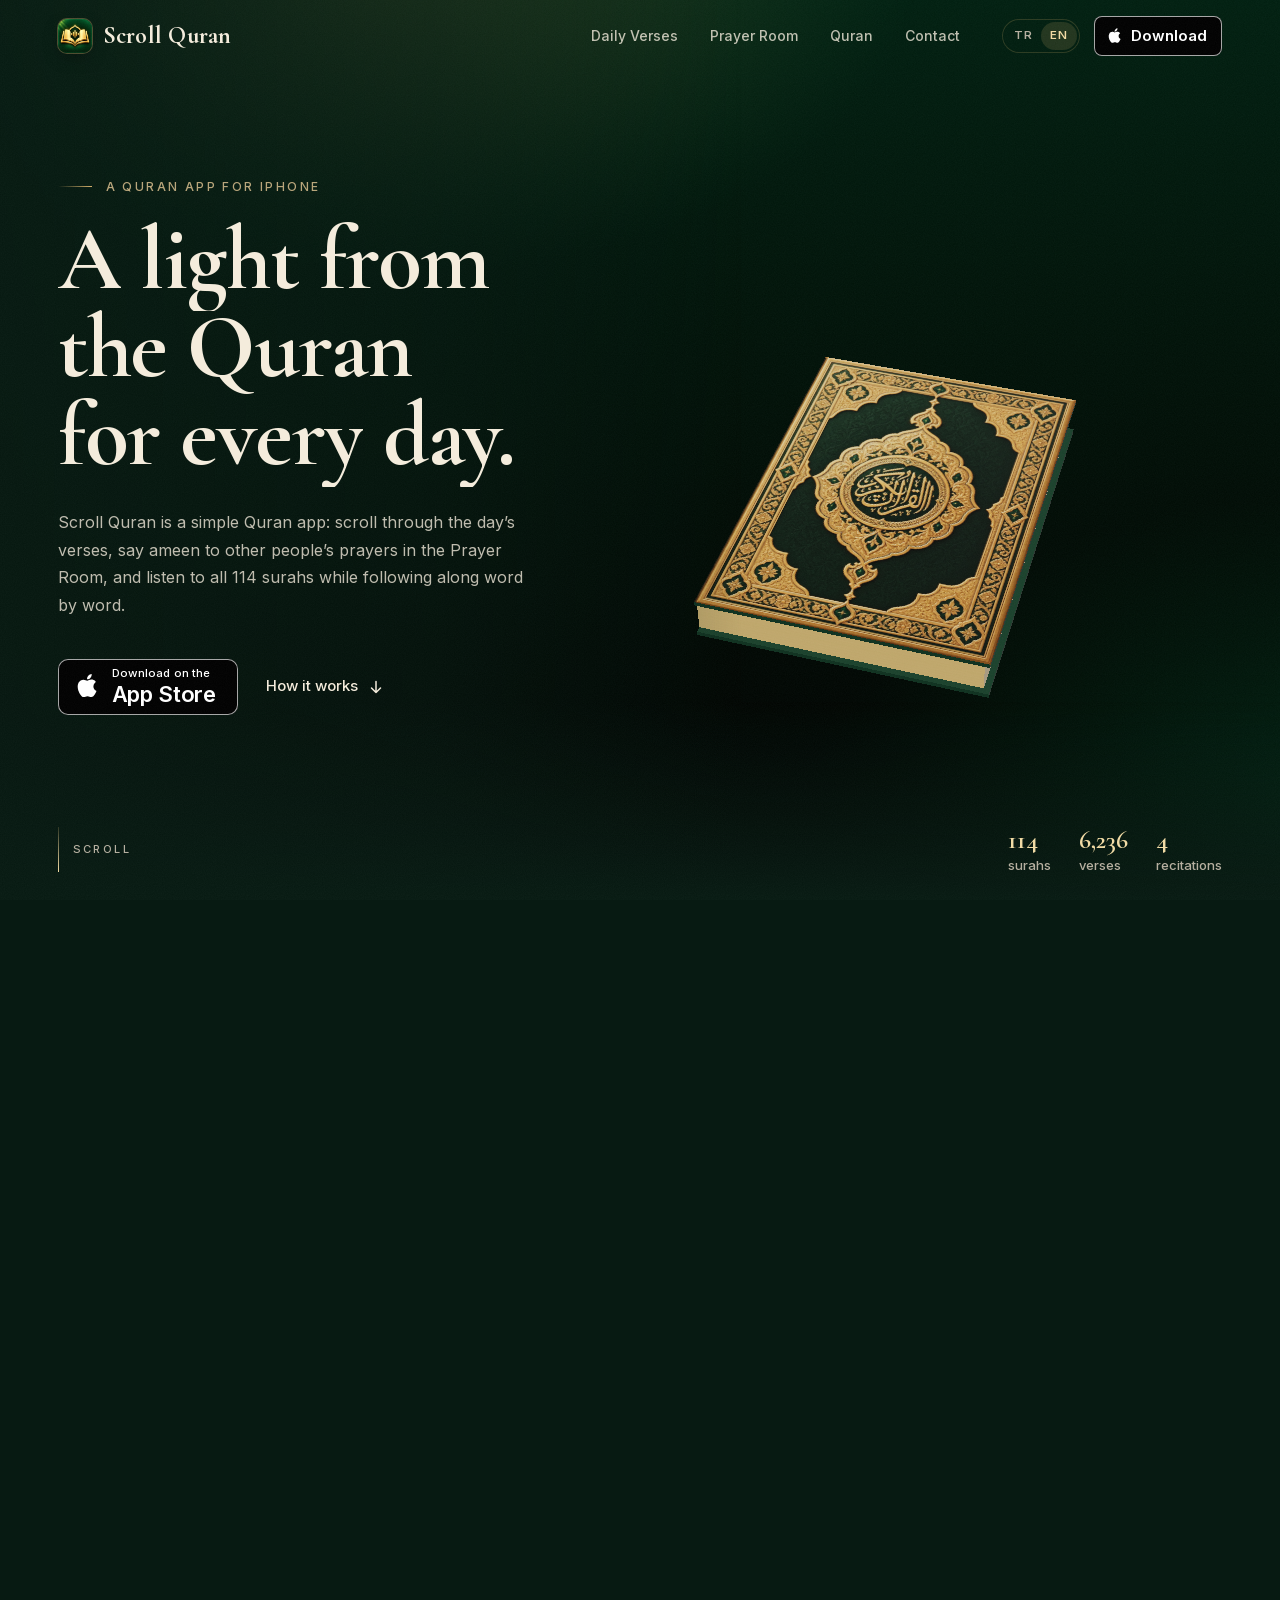
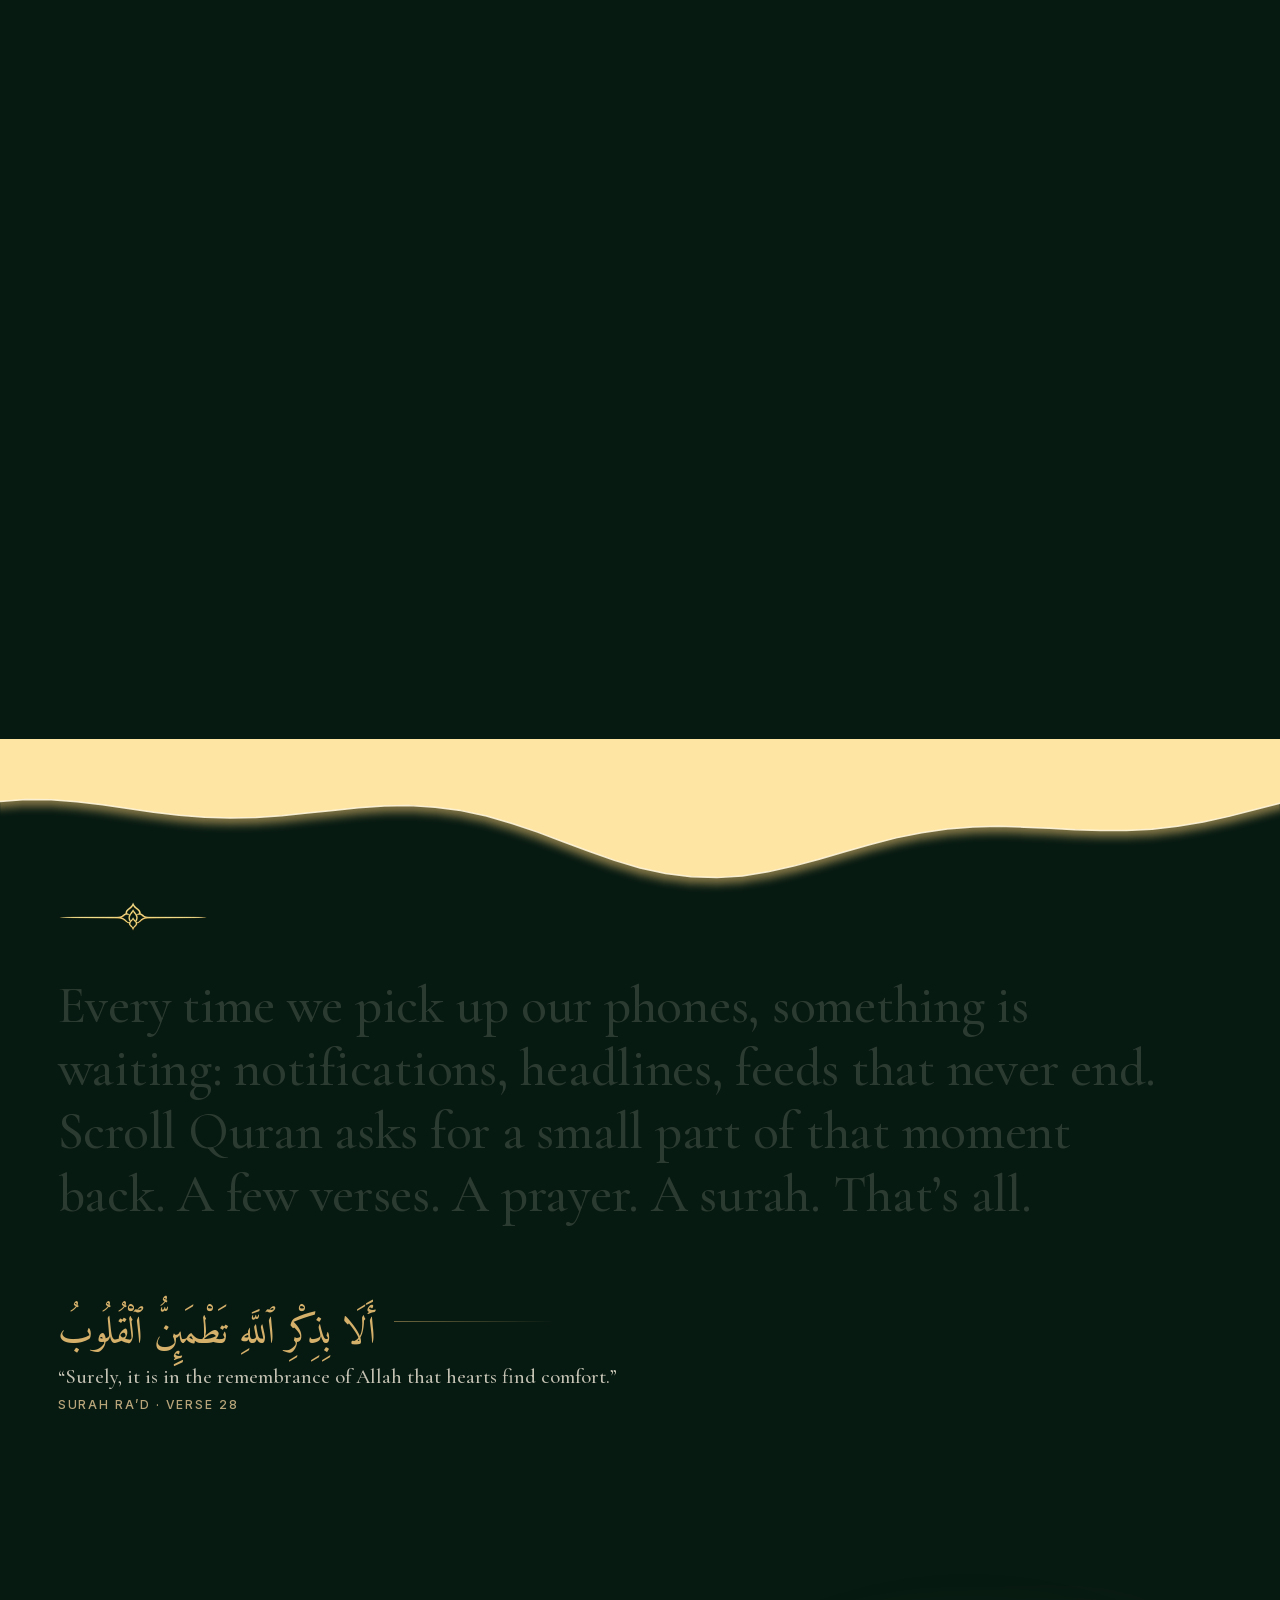
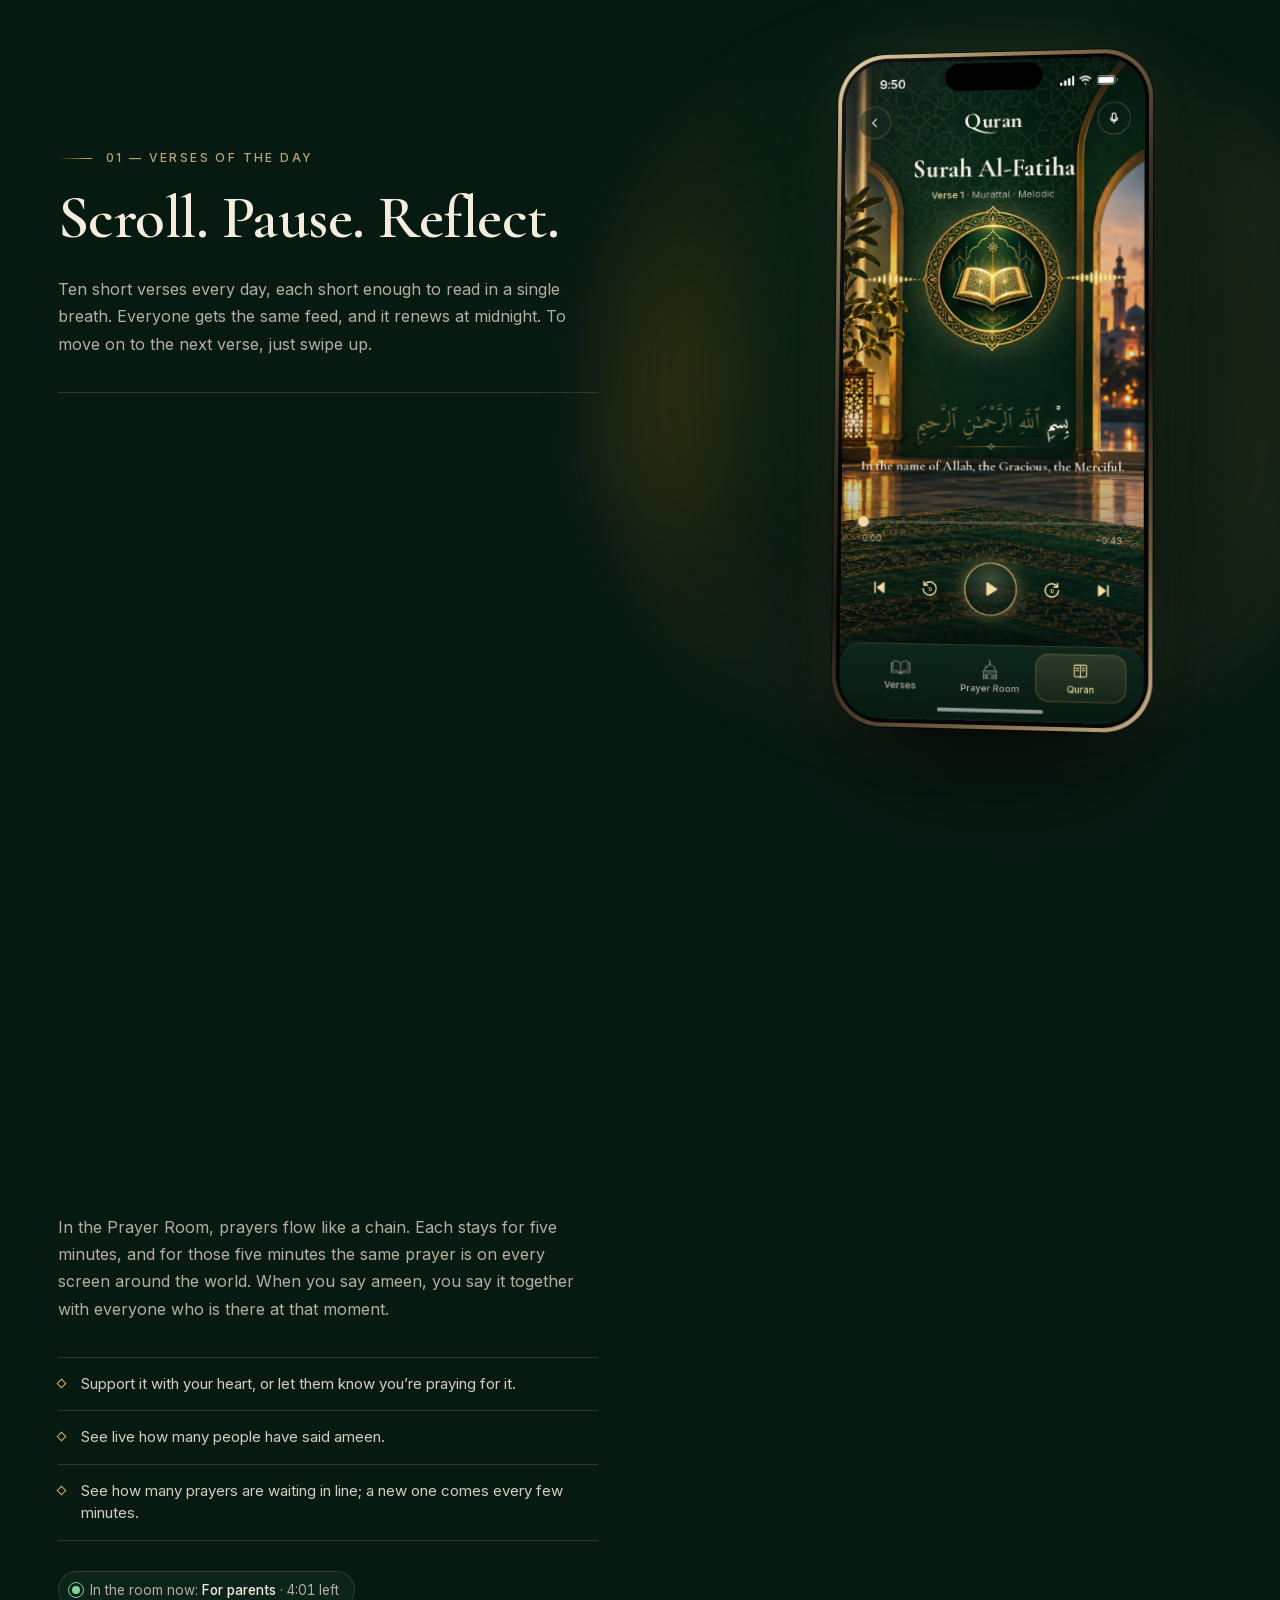
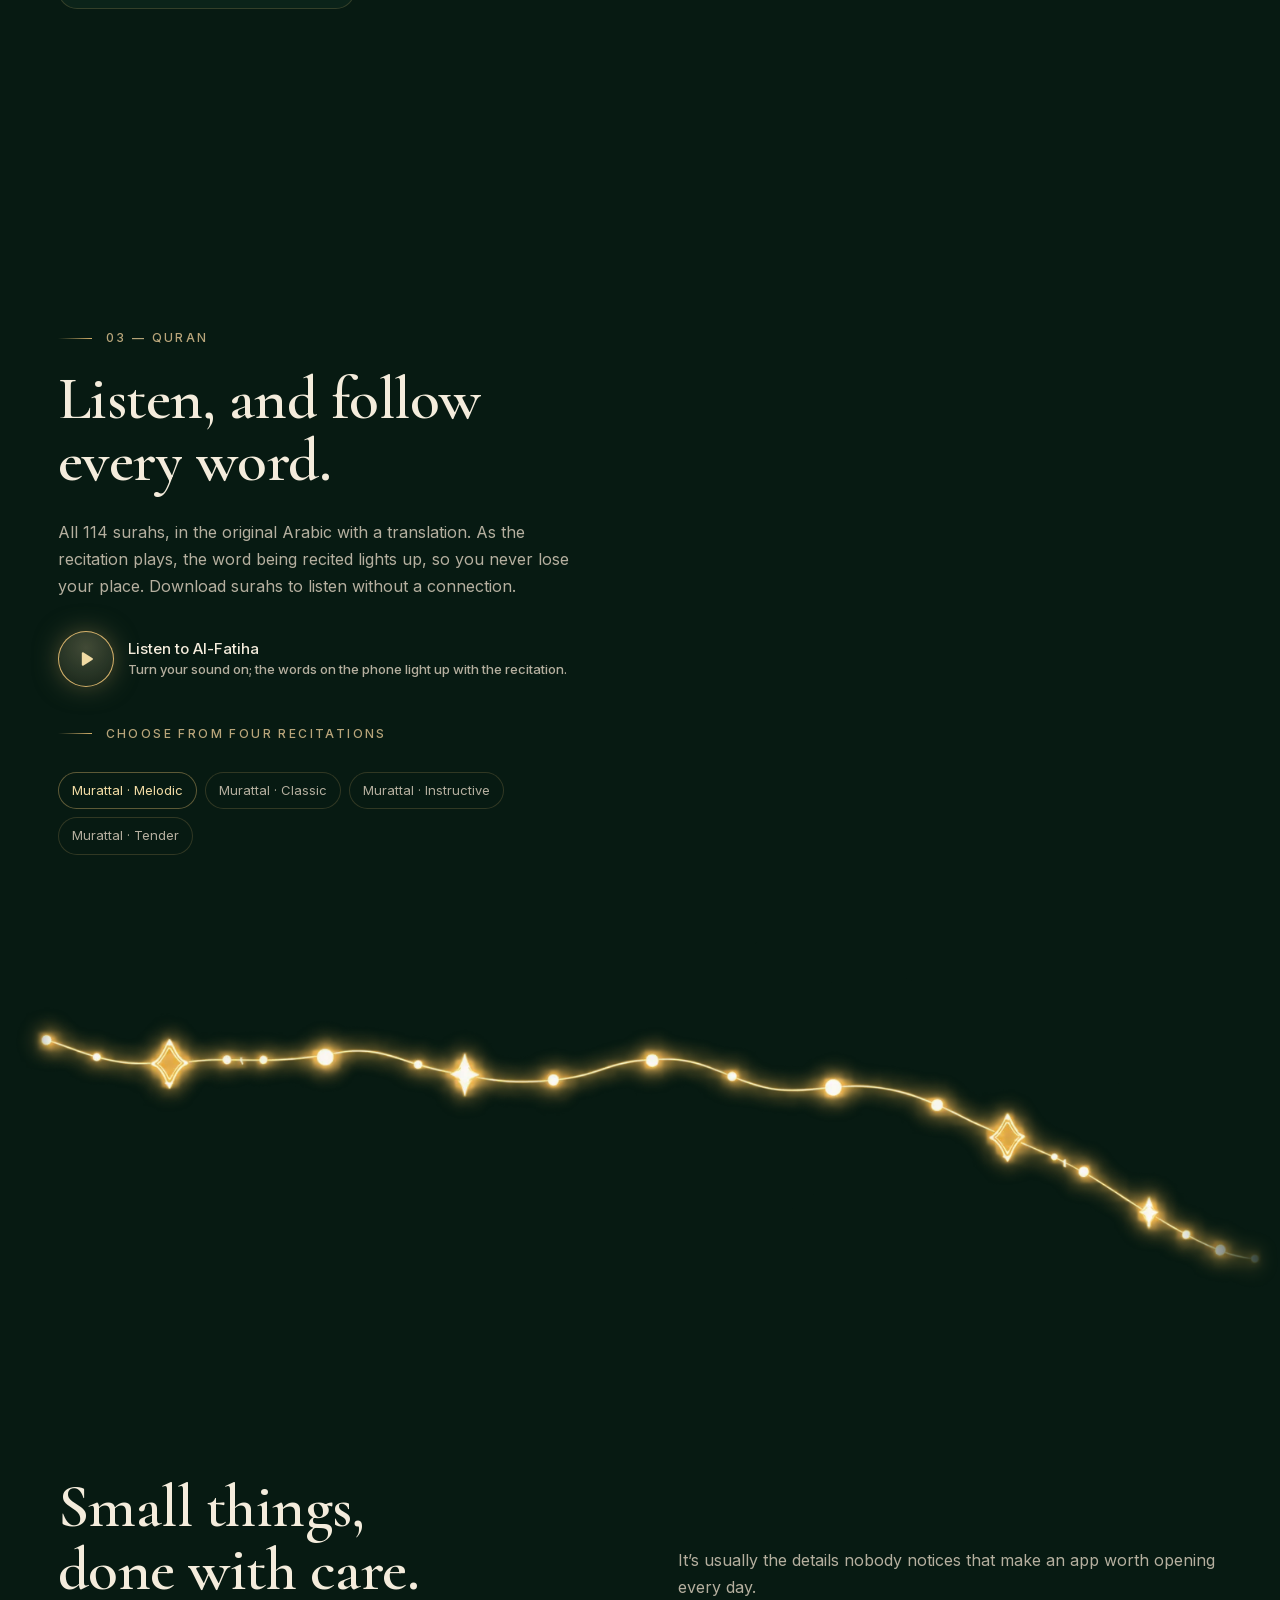
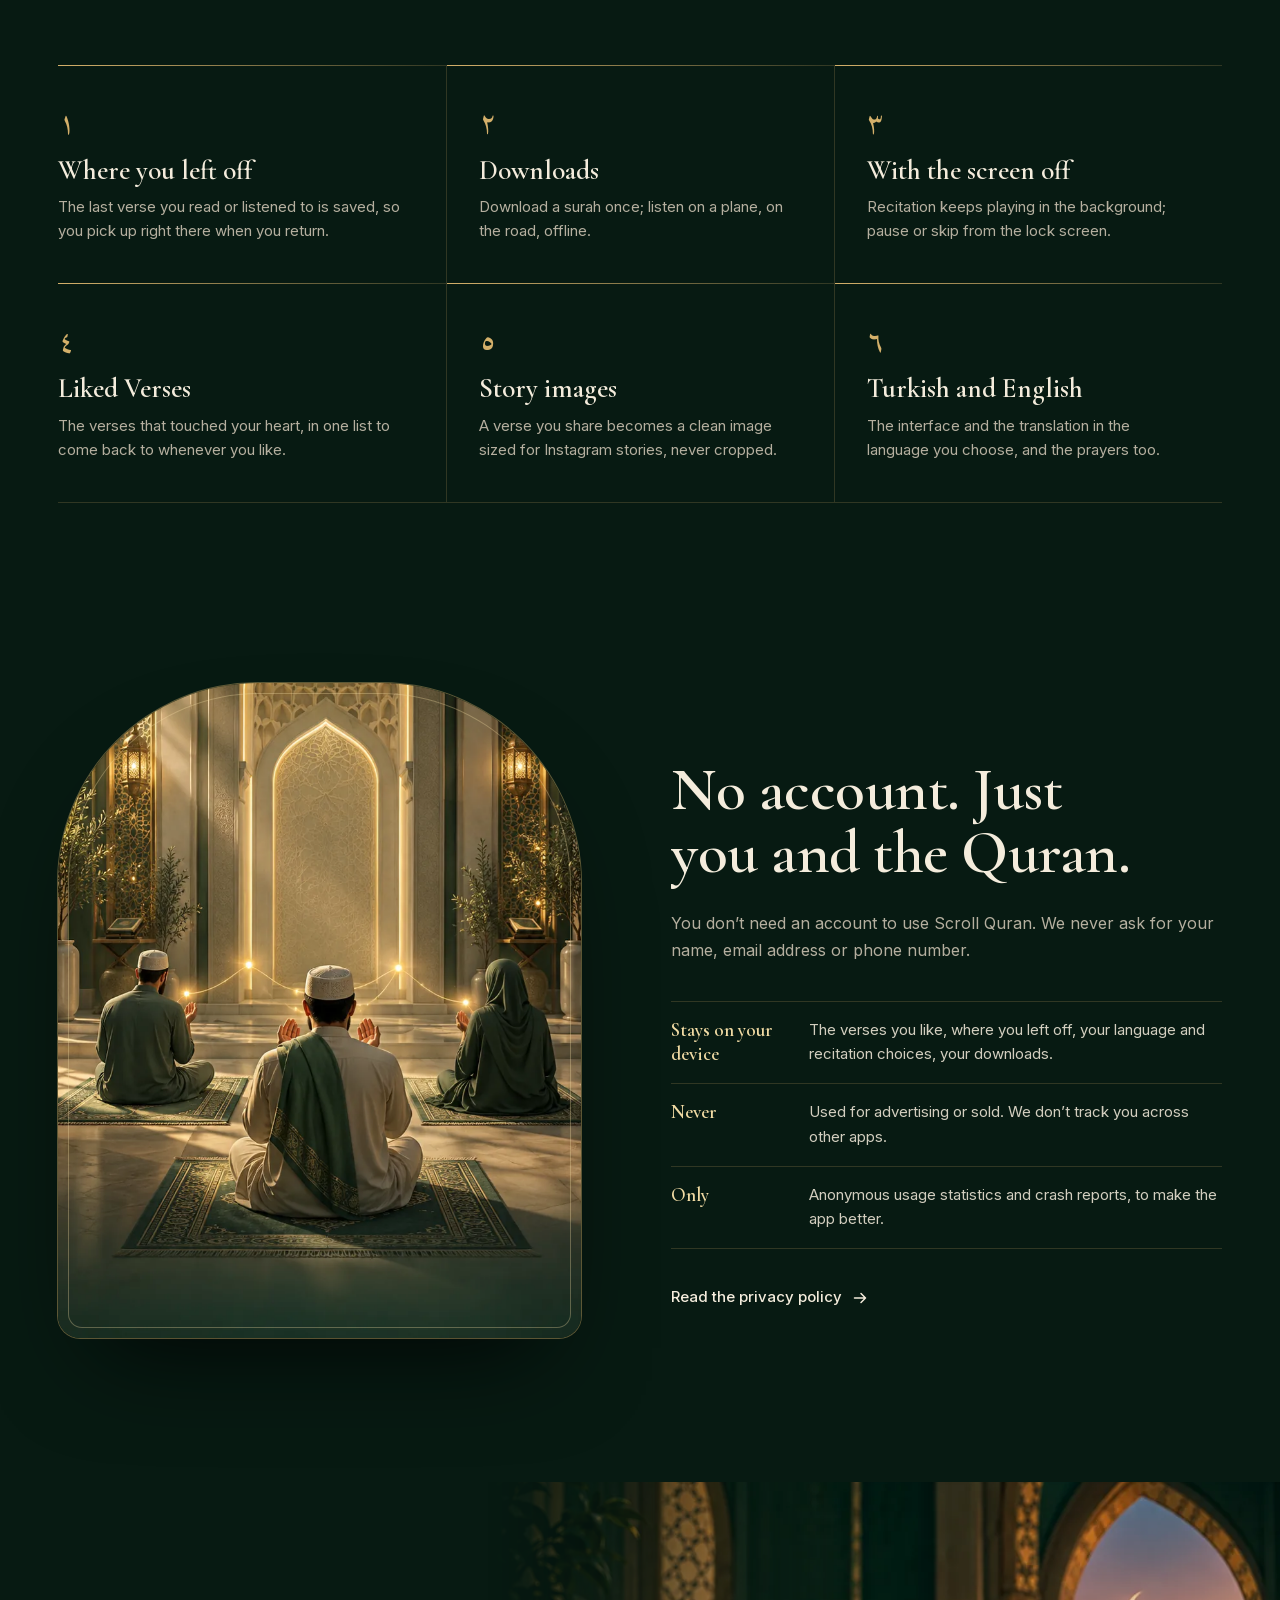
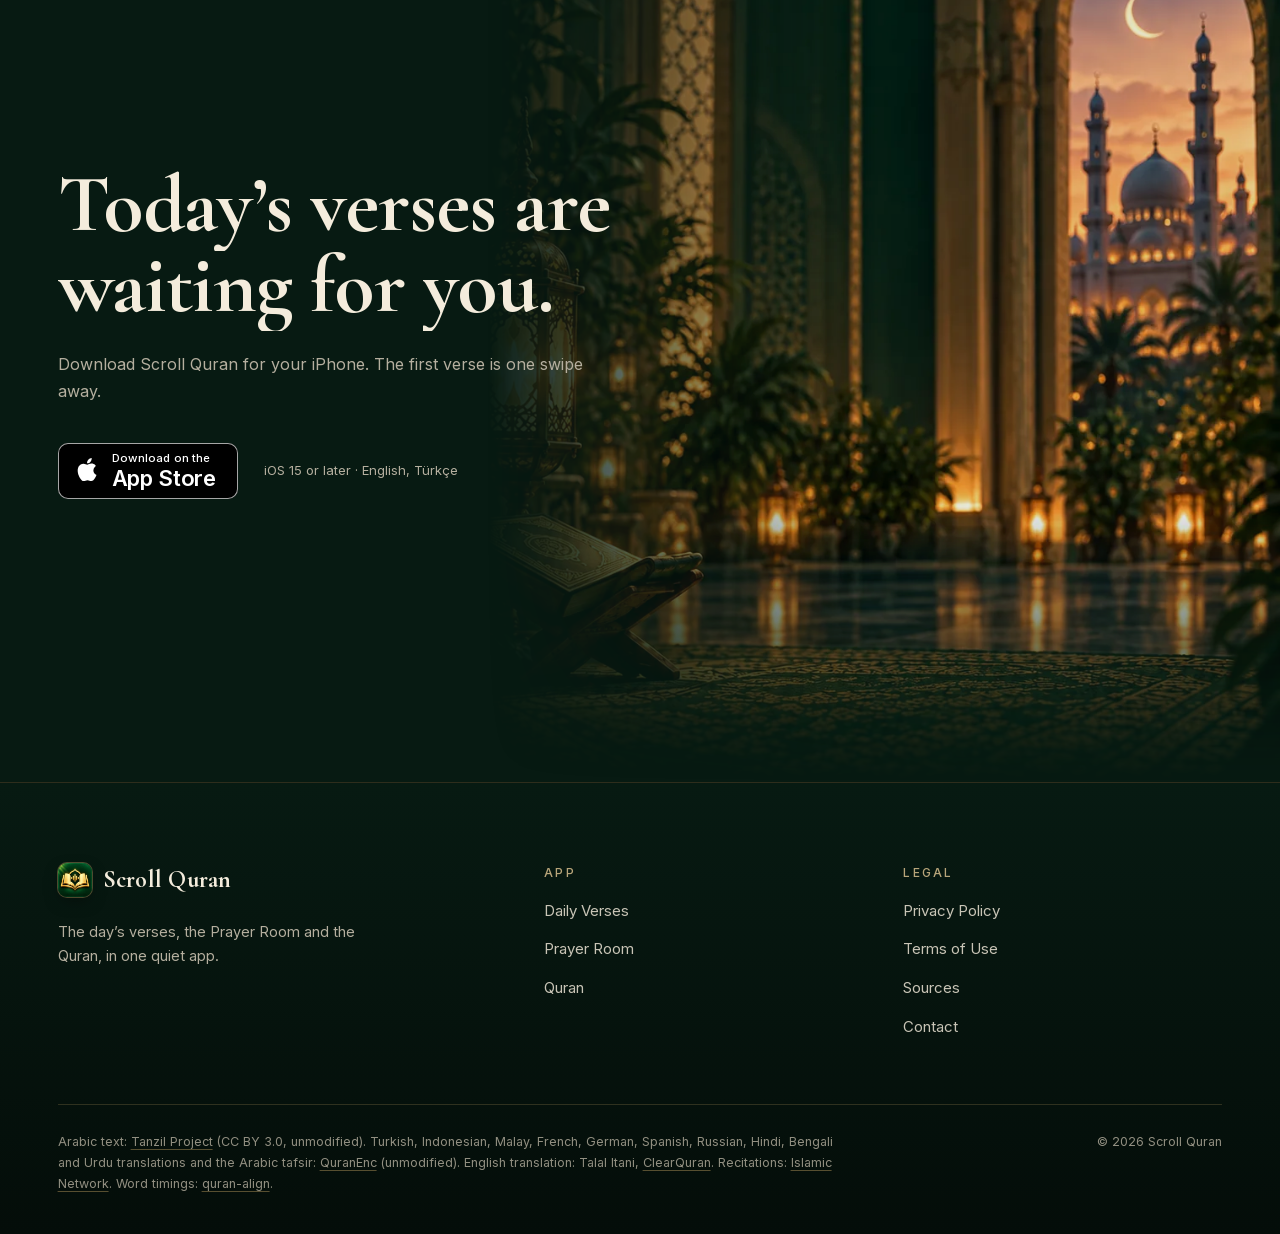
<file: salvation/index.html>
<!doctype html>
<html lang="en">
<head>
  <meta charset="utf-8">
  <meta name="viewport" content="width=device-width, initial-scale=1">
  <title>Scroll Quran</title>
  <meta name="robots" content="noindex">
  <link rel="canonical" href="https://furkanayan.app/scroll-quran/">
  <meta http-equiv="refresh" content="0; url=/scroll-quran/">
  <!-- The app was called Salvation; its pages moved here with the name. The
       language (?lang=) and the anchor go along. -->
  <script>location.replace("/scroll-quran/" + location.search + location.hash);</script>
</head>
<body style="background:#071A12;color:#F4ECDC;font-family:-apple-system,sans-serif">
  <p><a href="/scroll-quran/" style="color:#EACB8C">Scroll Quran</a></p>
</body>
</html>
</file>
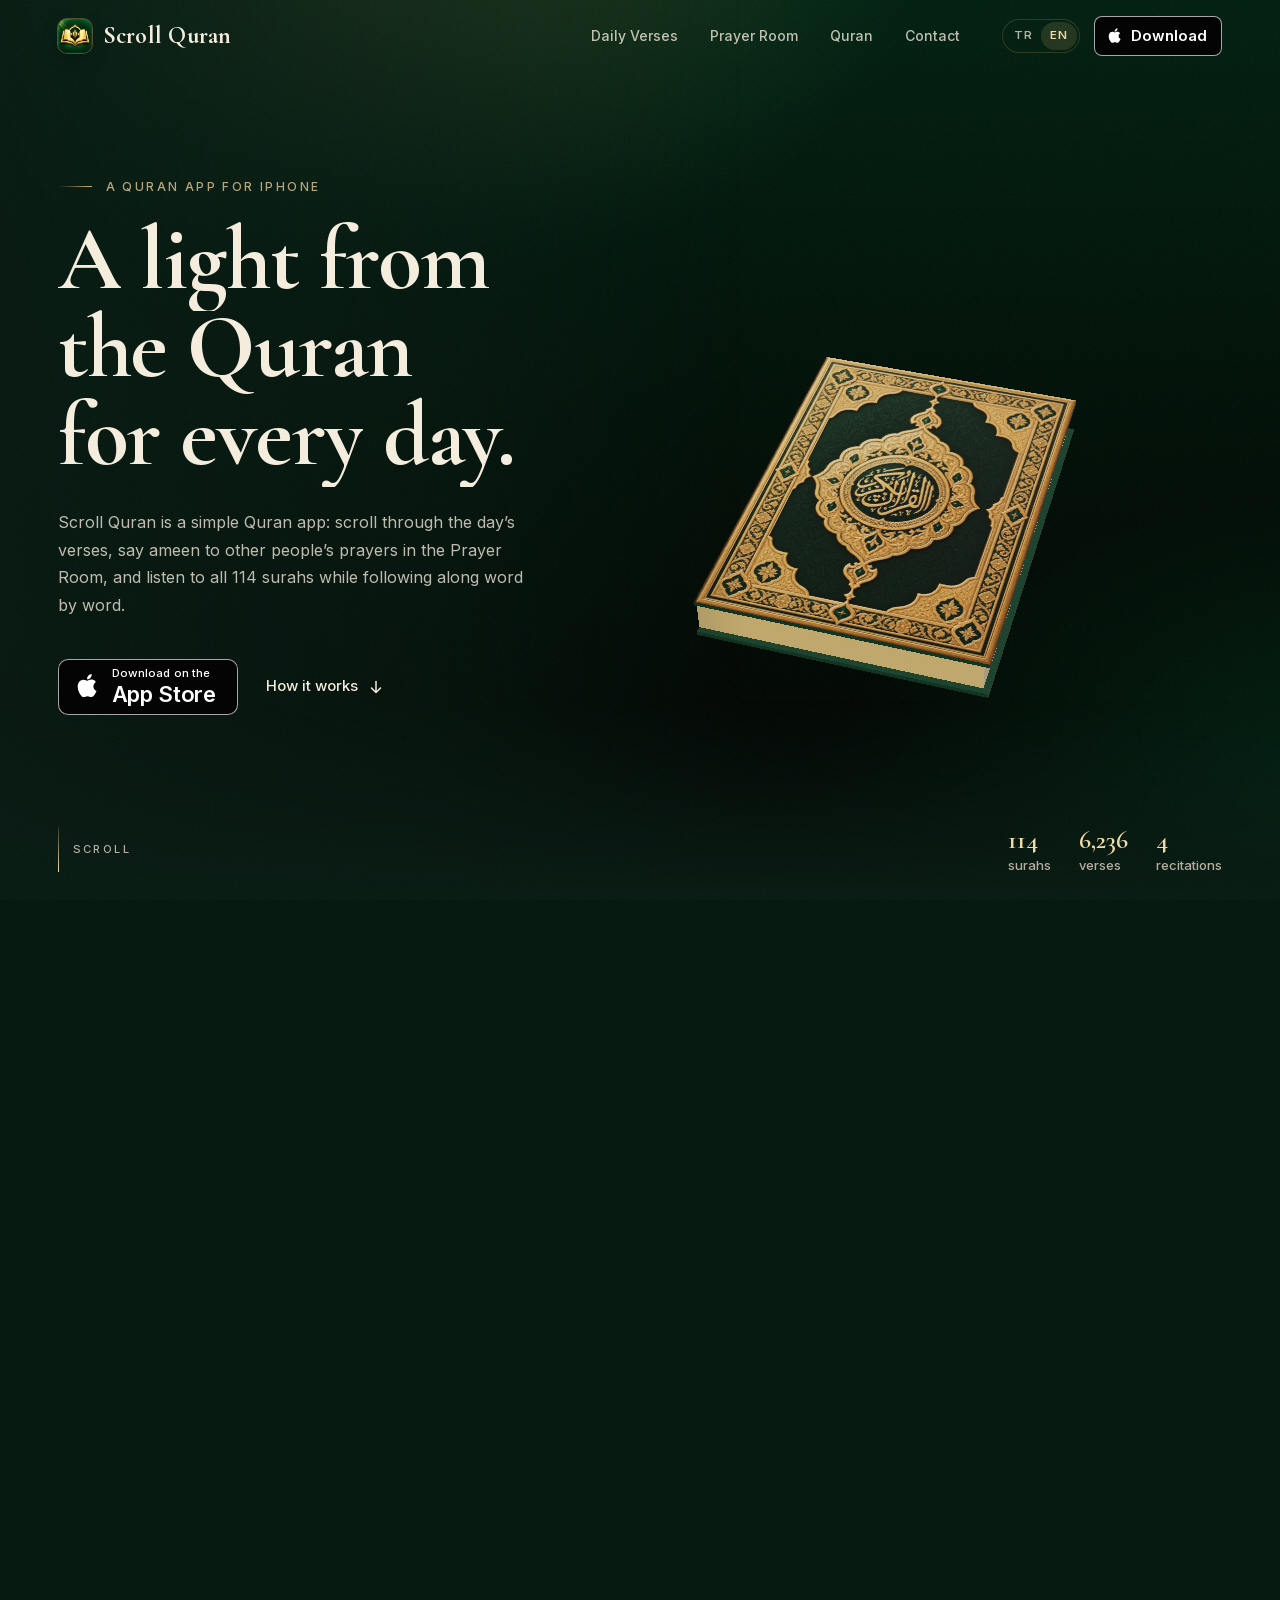
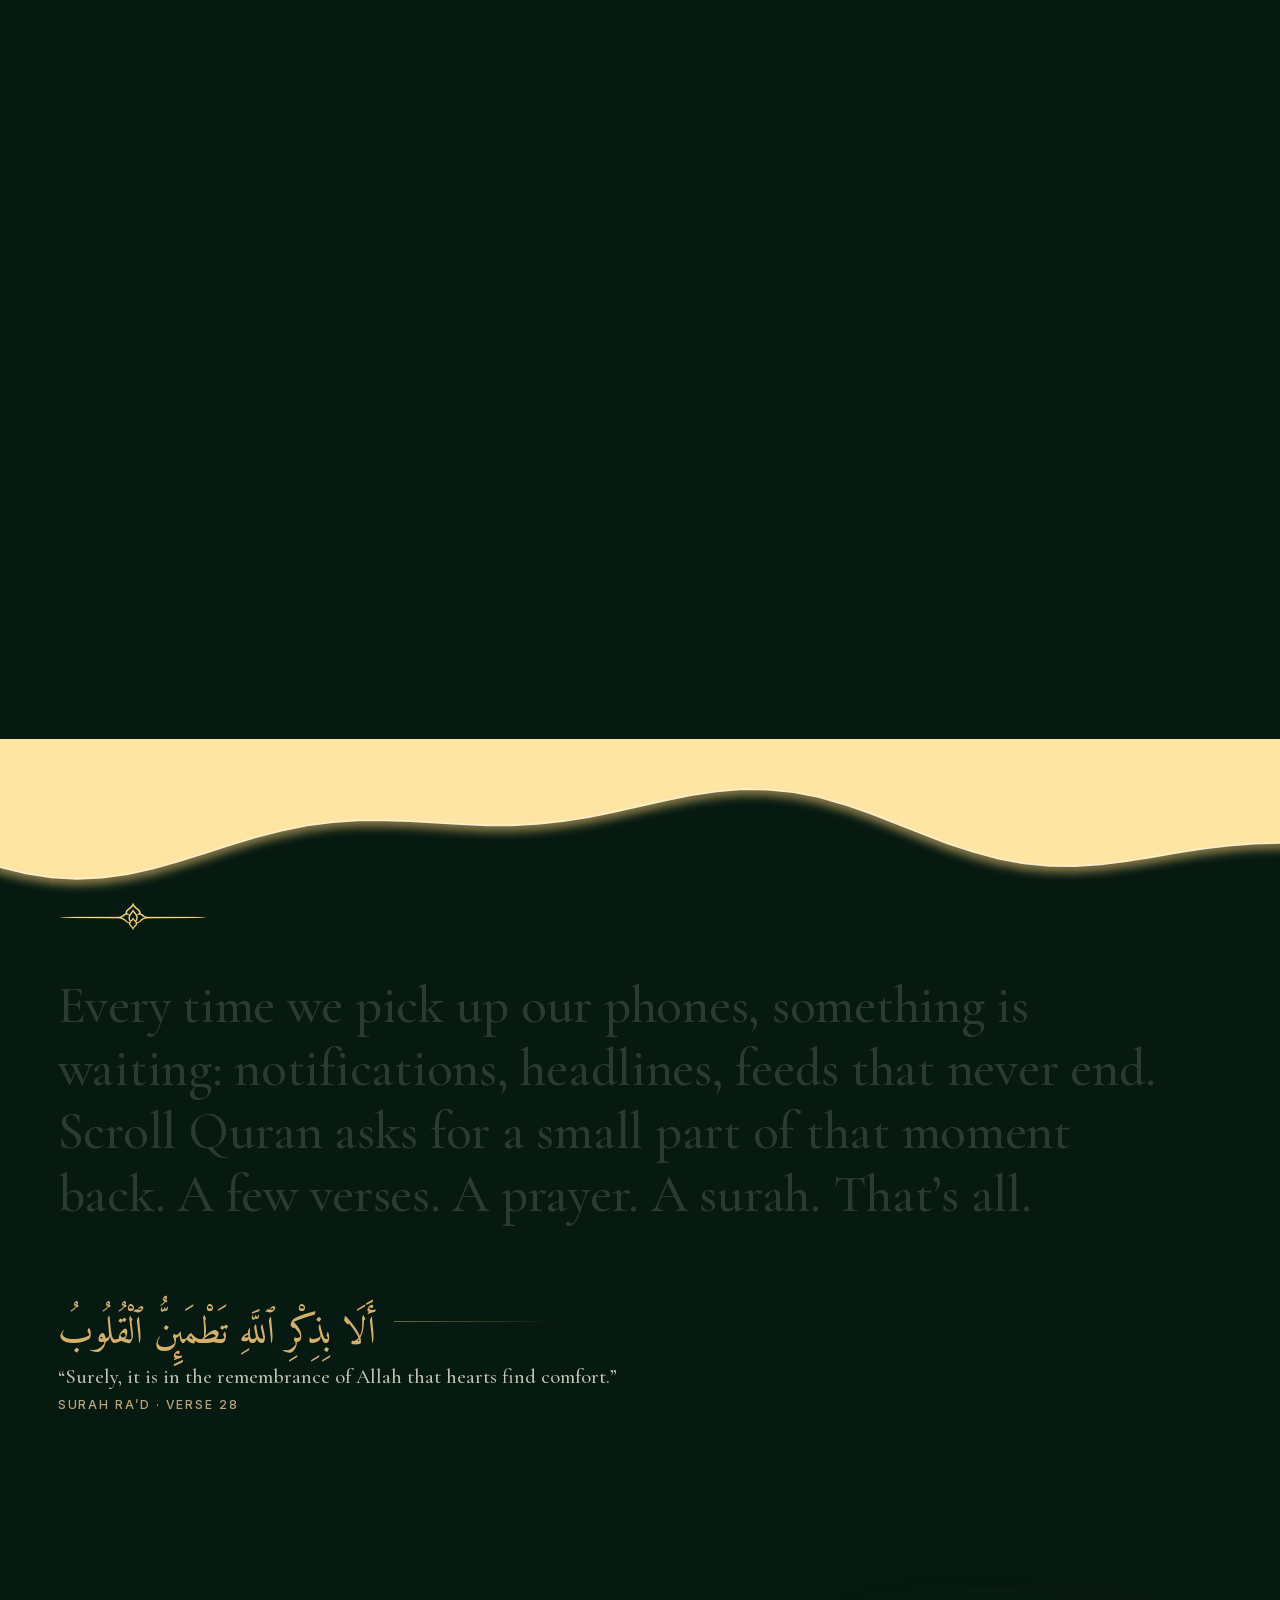
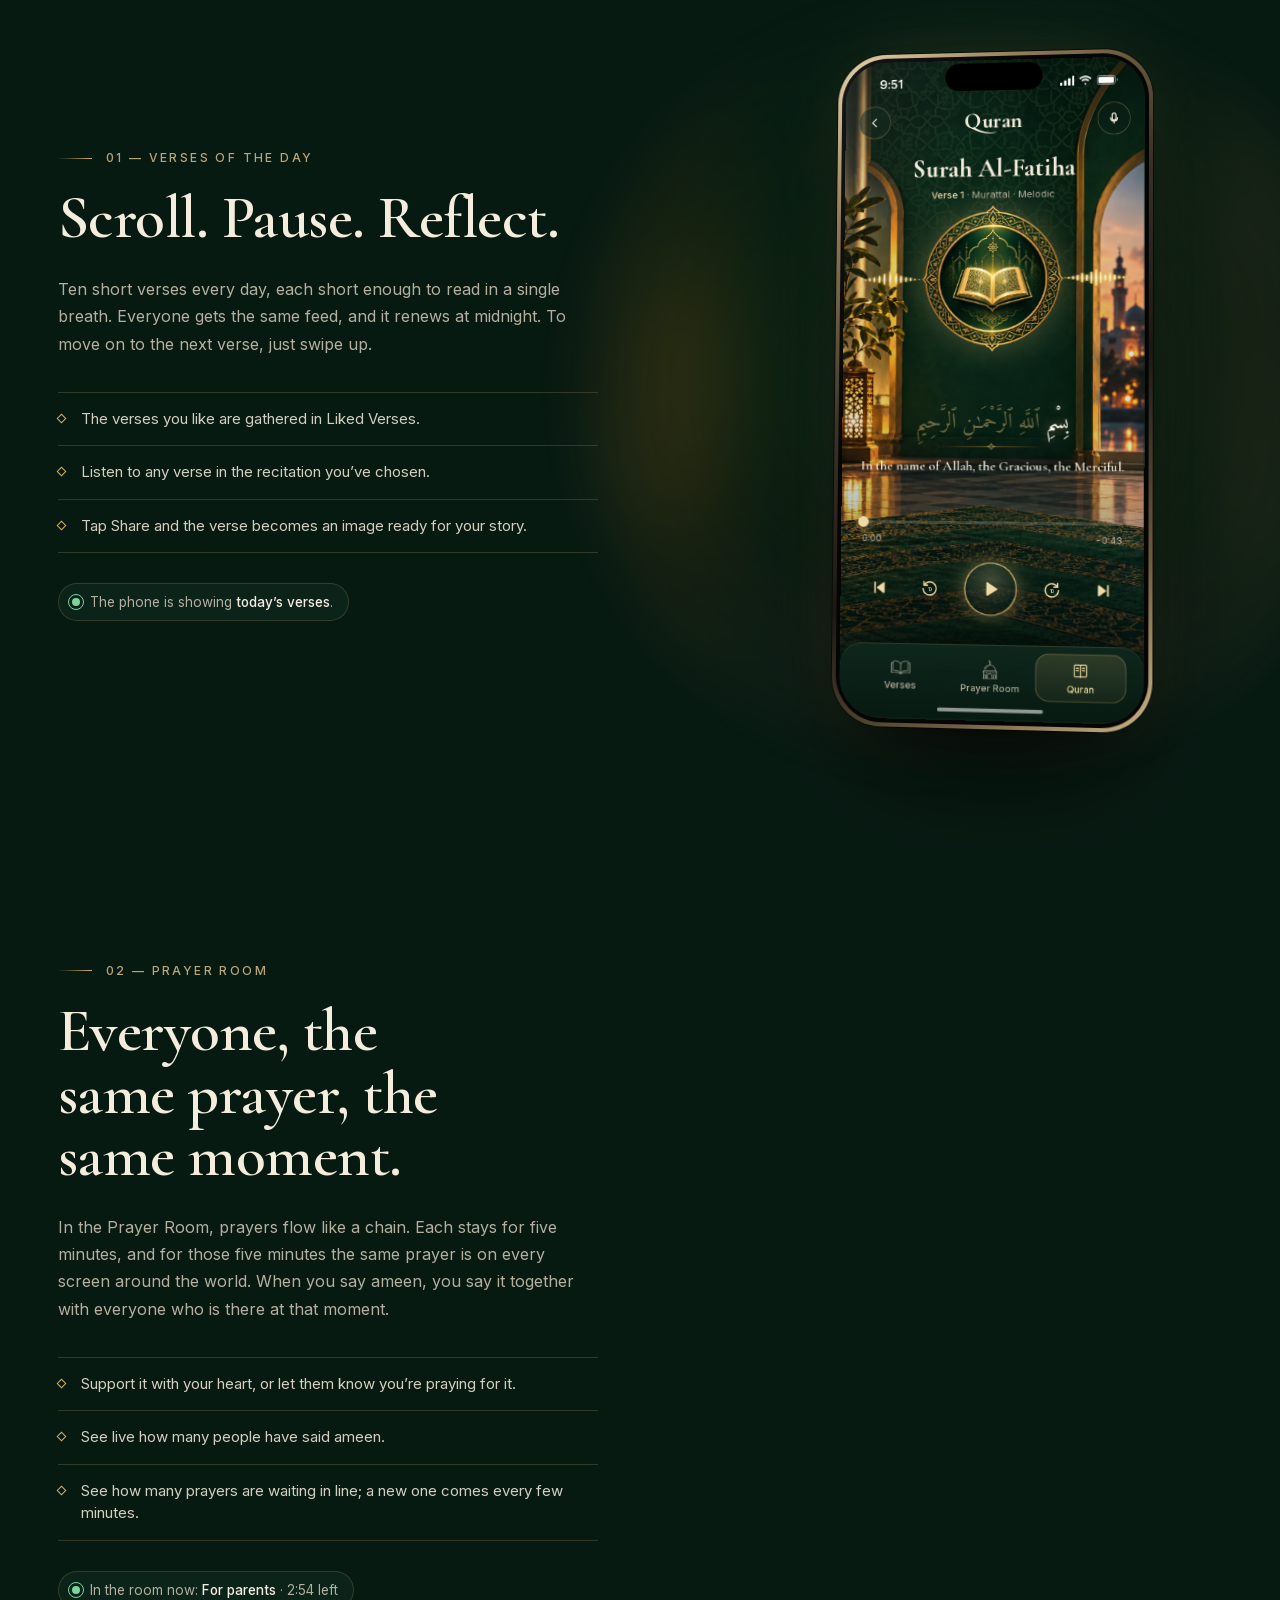
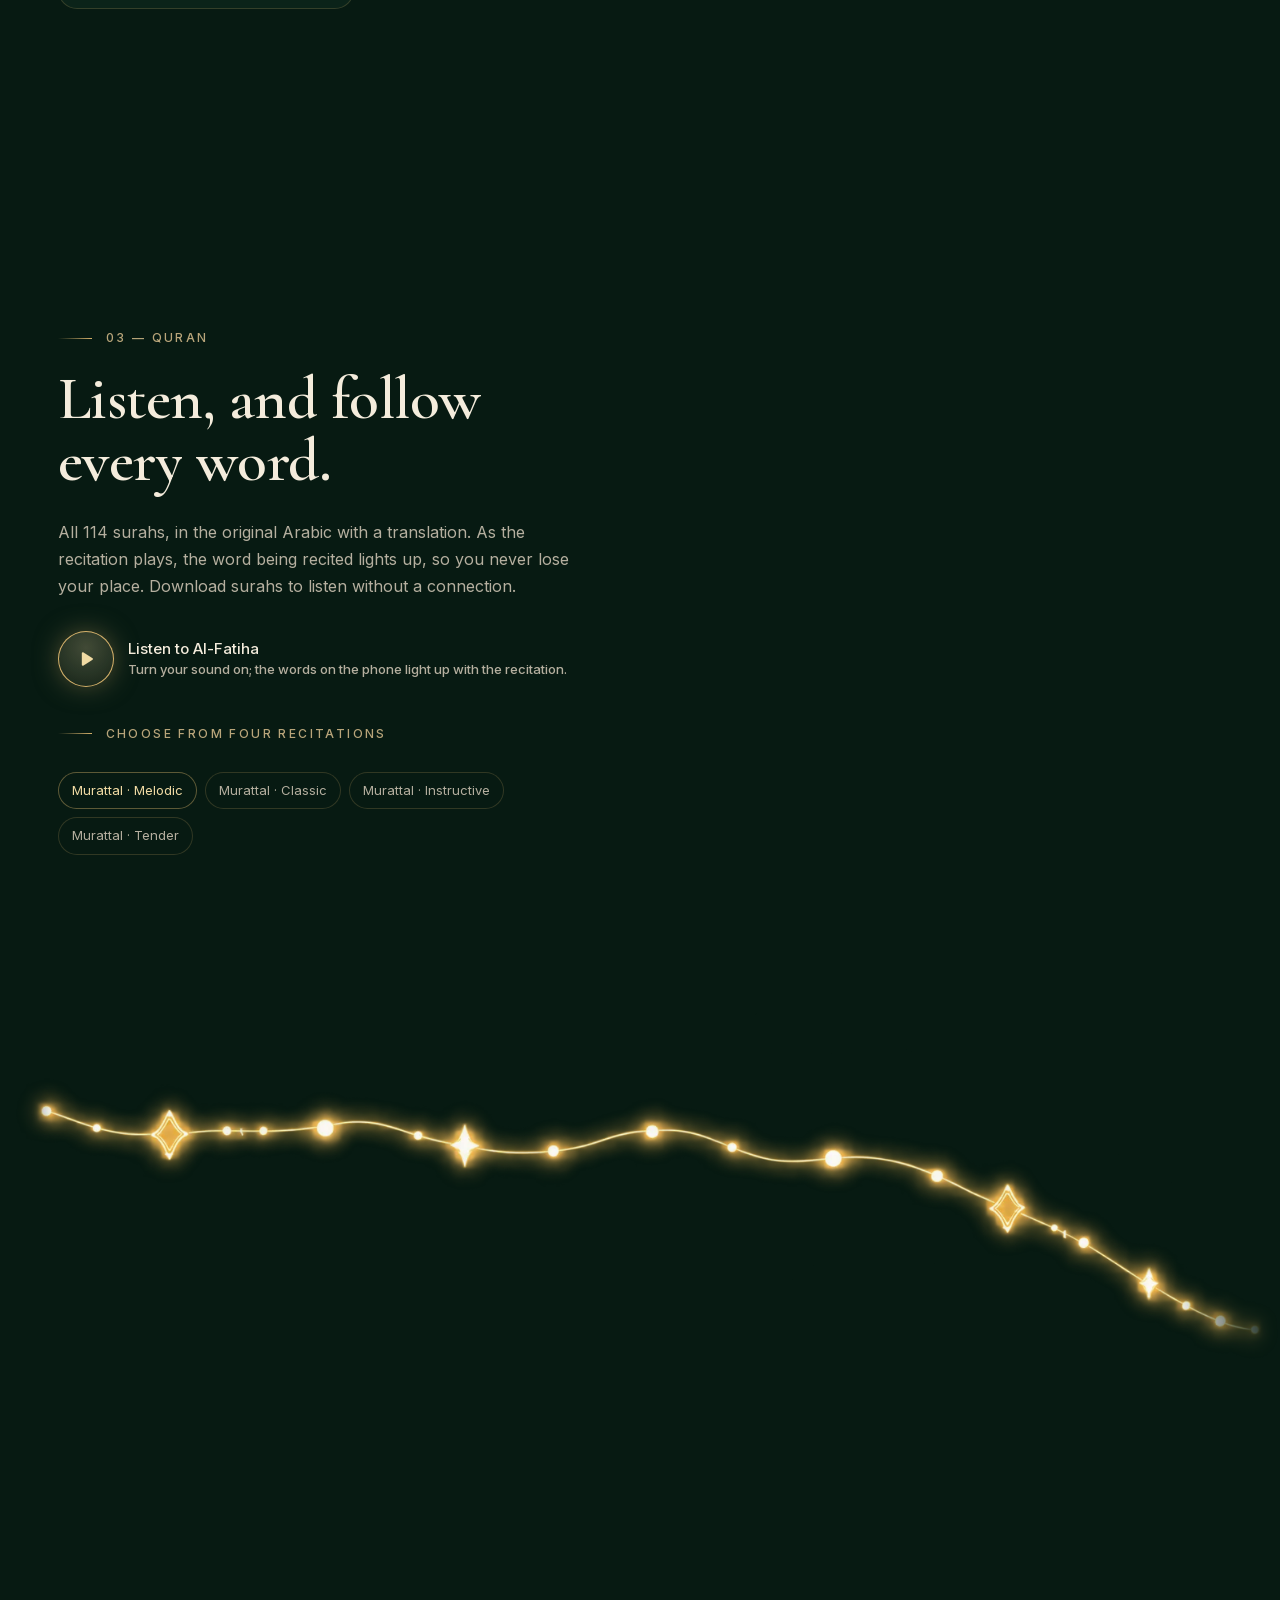
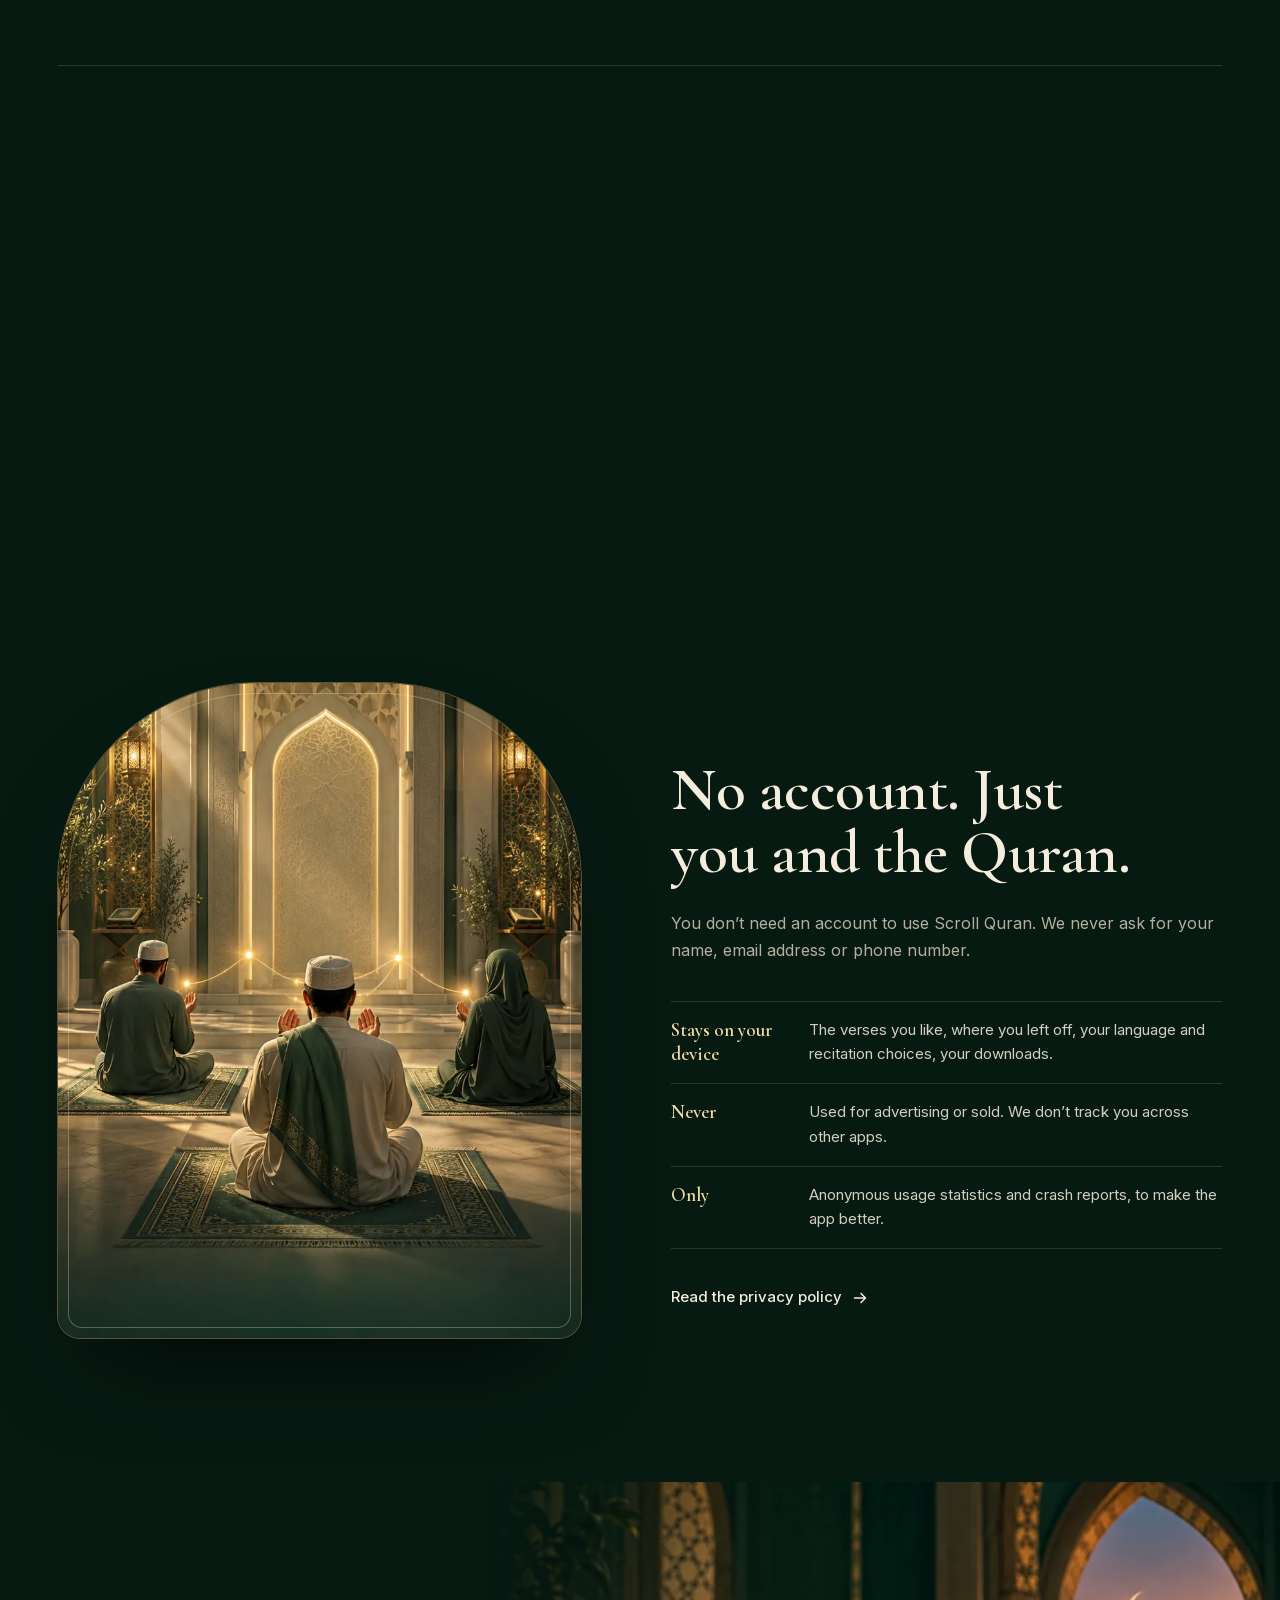
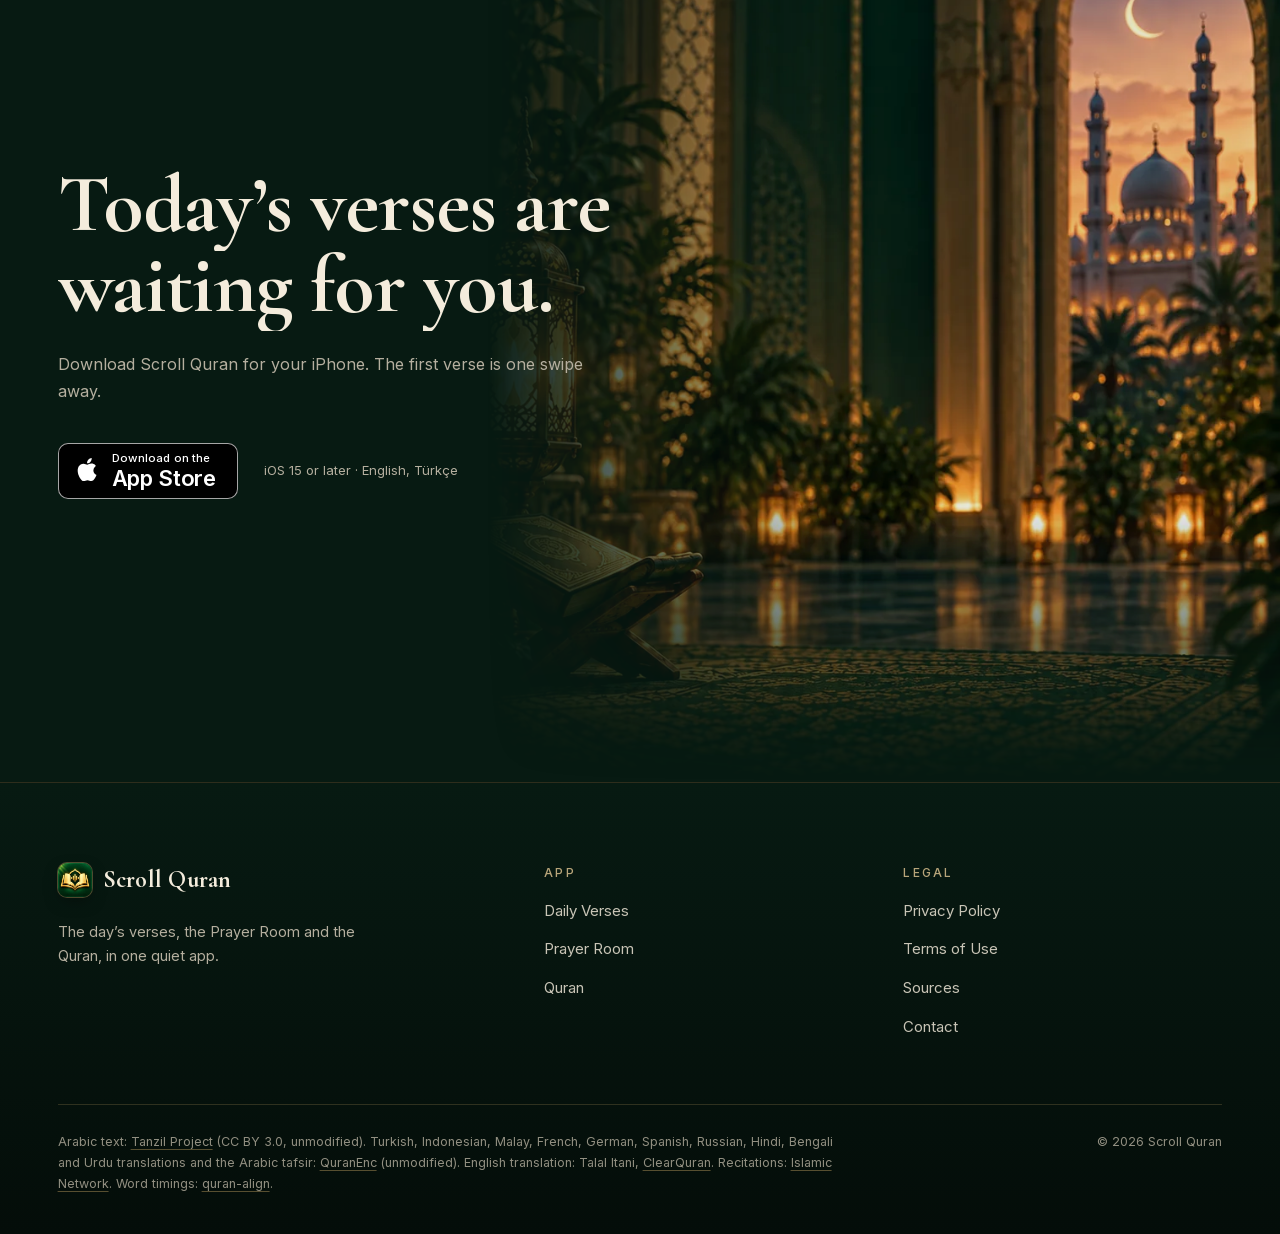
<file: scroll-quran/index.html>
<!doctype html>
<html lang="tr">
<head>
  <meta charset="utf-8">
  <meta name="viewport" content="width=device-width, initial-scale=1, viewport-fit=cover">
  <title data-i18n="meta.title.home">Scroll Quran · Günün ayetleri, Dua Odası ve Kur’an</title>
  <meta name="description" content="Günün ayetlerini kaydırarak oku, Dua Odası’nda birlikte âmin de, 114 sureyi kelime kelime takip ederek dinle. iPhone için Scroll Quran." data-i18n-attr="content:meta.desc.home">
  <meta name="theme-color" content="#071a12">
  <meta property="og:type" content="website">
  <meta property="og:title" content="Scroll Quran" >
  <meta property="og:description" content="Günün ayetleri, Dua Odası ve Kur’an; tek, sakin bir uygulamada." data-i18n-attr="content:footer.tag">
  <meta property="og:image" content="https://furkanayan.app/scroll-quran/assets/img/icon-512.png">
  <meta name="apple-itunes-app" content="app-id=6818659276">
  <link rel="icon" href="assets/img/favicon-32.png" sizes="32x32" type="image/png">
  <link rel="apple-touch-icon" href="assets/img/apple-touch-icon.png">
  <link rel="preload" href="assets/fonts/CormorantGaramond-Bold.woff2" as="font" type="font/woff2" crossorigin>
  <link rel="preload" href="assets/fonts/Inter-Regular.woff2" as="font" type="font/woff2" crossorigin>
  <link rel="stylesheet" href="assets/css/site.css">
  <script src="assets/js/i18n.js"></script>
  <script type="importmap">
    {
      "imports": {
        "three": "./assets/vendor/three/three.module.min.js",
        "three/addons/": "./assets/vendor/three/addons/"
      }
    }
  </script>
  <script src="assets/js/main.js" defer></script>
  <script src="assets/js/home.js" defer></script>
  <script type="module" src="assets/js/hero.js" async></script>
</head>
<body>
  <svg width="0" height="0" style="position:absolute" aria-hidden="true">
    <symbol id="i-apple" viewBox="0 0 24 24"><path fill="currentColor" d="M16.37 12.73c-.03-2.6 2.13-3.86 2.22-3.92-1.21-1.77-3.09-2.01-3.76-2.04-1.6-.16-3.12.94-3.94.94-.81 0-2.06-.92-3.39-.9-1.74.03-3.35 1.01-4.25 2.57-1.81 3.14-.46 7.8 1.3 10.35.86 1.25 1.89 2.65 3.24 2.6 1.3-.05 1.79-.84 3.36-.84 1.57 0 2.01.84 3.38.81 1.4-.02 2.29-1.27 3.14-2.53.99-1.45 1.4-2.85 1.42-2.93-.03-.01-2.72-1.04-2.75-4.14ZM13.78 5.1c.71-.87 1.2-2.07 1.06-3.27-1.03.04-2.28.69-3.02 1.55-.66.76-1.24 1.99-1.09 3.16 1.15.09 2.33-.58 3.05-1.44Z"/></symbol>
    <symbol id="i-down" viewBox="0 0 16 16"><path fill="none" stroke="currentColor" stroke-width="1.5" stroke-linecap="round" stroke-linejoin="round" d="M8 2.5v11M3.5 9 8 13.5 12.5 9"/></symbol>
    <symbol id="i-right" viewBox="0 0 16 16"><path fill="none" stroke="currentColor" stroke-width="1.5" stroke-linecap="round" stroke-linejoin="round" d="M2.5 8h11M9 3.5 13.5 8 9 12.5"/></symbol>
    <symbol id="i-play" viewBox="0 0 24 24"><path d="M7 4.8v14.4c0 .8.9 1.3 1.6.9l11.3-7.2c.6-.4.6-1.3 0-1.7L8.6 3.9C7.9 3.5 7 4 7 4.8Z"/></symbol>
    <symbol id="i-pause" viewBox="0 0 24 24"><rect x="6" y="4.5" width="4" height="15" rx="1.2"/><rect x="14" y="4.5" width="4" height="15" rx="1.2"/></symbol>
    <symbol id="i-close" viewBox="0 0 14 14"><path fill="none" stroke-linecap="round" d="M1 1l12 12M13 1 1 13"/></symbol>
  </svg>

  <a class="skip" href="#main" data-i18n="skip">İçeriğe geç</a>

  <header class="nav" data-nav>
    <div class="nav__inner wrap">
      <a class="brand" href="./">
        <img src="assets/img/app-icon.webp" alt="" width="34" height="34">
        <span>Scroll Quran</span>
      </a>
      <nav class="nav__links" aria-label="Scroll Quran">
        <a href="#verses" data-i18n="nav.verses">Günün Ayetleri</a>
        <a href="#prayer" data-i18n="nav.prayer">Dua Odası</a>
        <a href="#quran" data-i18n="nav.quran">Kur’an</a>
        <button type="button" data-contact data-i18n="nav.contact">İletişim</button>
      </nav>
      <div class="nav__end">
        <div class="lang" role="group" aria-label="Dil · Language">
          <button type="button" data-lang="tr" aria-pressed="true">TR</button>
          <button type="button" data-lang="en" aria-pressed="false">EN</button>
        </div>
        <a class="store store--sm" href="https://apps.apple.com/app/id6818659276"><svg aria-hidden="true"><use href="#i-apple"/></svg><span data-i18n="nav.download">İndir</span></a>
        <button class="nav__toggle" type="button" aria-expanded="false" aria-controls="menu" data-i18n-attr="aria-label:nav.menu" aria-label="Menü"><span></span><span></span></button>
      </div>
    </div>
  </header>

  <div class="menu" id="menu" data-menu>
    <ol>
      <li><a href="#verses" data-i18n="nav.verses">Günün Ayetleri</a></li>
      <li><a href="#prayer" data-i18n="nav.prayer">Dua Odası</a></li>
      <li><a href="#quran" data-i18n="nav.quran">Kur’an</a></li>
      <li><button type="button" data-contact data-i18n="nav.contact">İletişim</button></li>
    </ol>
    <div class="menu__foot">
      <div class="lang" role="group" aria-label="Dil · Language">
        <button type="button" data-lang="tr" aria-pressed="true">TR</button>
        <button type="button" data-lang="en" aria-pressed="false">EN</button>
      </div>
      <a class="store store--sm" href="https://apps.apple.com/app/id6818659276"><svg aria-hidden="true"><use href="#i-apple"/></svg><span data-i18n="nav.download">İndir</span></a>
    </div>
  </div>

  <main id="main">
    <!-- Hero: the splash's Quran opening, light rising from its pages. It
         stays on screen while the page scrolls through it: the copy leaves,
         the book comes to the middle, the camera goes into the light until
         the light fills the screen, and the light lifts off upwards on a
         wavy edge, as the app's splash does. -->
    <section class="hero" data-hero>
      <div class="hero__sticky">
      <canvas class="hero__canvas" data-hero-canvas aria-hidden="true"></canvas>
      <div class="hero__veil"></div>
      <div class="hero__out">
      <div class="hero__inner wrap">
        <div class="hero__copy">
          <p class="eyebrow" data-hero-in style="--d: 200ms" data-i18n="hero.eyebrow"><span lang="en">iPhone</span> için Kur’an uygulaması</p>
          <h1 class="display" data-split data-split-hero data-i18n="hero.title">Her güne Kur’an’dan bir ışık.</h1>
          <p class="hero__lead" data-hero-in style="--d: 900ms" data-i18n="hero.lead">Scroll Quran; günün ayetlerini kaydırarak okuduğun, Dua Odası’nda başkalarının dualarına âmin dediğin ve 114 sureyi kelime kelime takip ederek dinlediğin sade bir Kur’an uygulaması.</p>
          <div class="hero__actions" data-hero-in style="--d: 1100ms">
            <a class="store" href="https://apps.apple.com/app/id6818659276">
              <svg aria-hidden="true"><use href="#i-apple"/></svg>
              <span class="store__label"><small data-i18n="store.small">App Store’dan</small><span data-i18n="store.big">İndirin</span></span>
            </a>
            <a class="link-arrow" href="#intro"><span data-i18n="hero.how">Nasıl çalışır</span><svg aria-hidden="true"><use href="#i-down"/></svg></a>
          </div>
        </div>
      </div>
      <div class="hero__foot wrap" data-hero-in style="--d: 1500ms">
        <span class="scroll-cue"><i></i><span data-i18n="hero.scroll">Kaydır</span></span>
        <ul class="hero__facts">
          <li data-i18n="hero.f1"><strong>114</strong>sure</li>
          <li data-i18n="hero.f2"><strong>6.236</strong>ayet</li>
          <li data-i18n="hero.f3"><strong>4</strong>okuyuş</li>
        </ul>
      </div>
      </div>
      <div class="hero__light" aria-hidden="true"></div>
      </div>
      <svg class="hero__wave" viewBox="0 0 1000 100" preserveAspectRatio="none" aria-hidden="true" data-hero-wave>
        <defs>
          <filter id="wave-glow" x="-5%" y="-100%" width="110%" height="300%"><feGaussianBlur stdDeviation="0 2.5"/></filter>
        </defs>
        <path class="hero__wave-glow"/>
        <path class="hero__wave-fill"/>
        <path class="hero__wave-rim"/>
      </svg>
    </section>

    <!-- Why: lights up word by word as it scrolls past. -->
    <section class="manifesto" id="intro">
      <div class="wrap">
        <img class="manifesto__ornament" src="assets/img/divider-ornate.webp" alt="" width="150" height="29" data-reveal>
        <p class="manifesto__text" data-manifesto data-i18n="manifesto.text">Telefonu her elimize aldığımızda bir şey bizi bekliyor: bildirimler, haberler, bitmeyen akışlar. Scroll Quran o anın küçük bir kısmını geri istiyor. <span class="accent">Birkaç ayet. Bir dua. Bir sure.</span> O kadar.</p>
        <div class="manifesto__sign" data-reveal>
          <span class="arabic" lang="ar" dir="rtl">أَلَا بِذِكْرِ ٱللَّهِ تَطْمَئِنُّ ٱلْقُلُوبُ</span>
        </div>
        <p class="manifesto__meal" data-reveal style="--d: 150ms" data-i18n="manifesto.meal">“Bilesiniz ki, kalpler ancak Allah’ı anmakla huzur bulur.” <span>Ra’d Suresi · 28. Ayet</span></p>
      </div>
    </section>

    <!-- The app's three tabs; on wide screens one phone stays put while the
         chapters scroll past and changes screen with them. -->
    <section class="tabs" data-tabs>
      <div class="tabs__grid wrap">
        <div class="tabs__stage" data-stage>
          <div class="stage__glow" aria-hidden="true">
            <img src="assets/img/scene-verses.webp" alt="" class="on" data-glow="verses">
            <img src="assets/img/scene-prayer.webp" alt="" data-glow="prayer" loading="lazy">
            <img src="assets/img/scene-quran.webp" alt="" data-glow="quran" loading="lazy">
          </div>
          <div data-phone-slot="all"></div>
          <div class="amin-hint" data-amin-hint aria-hidden="true">
            <span data-i18n="ui.amin_hint">Dokun, âmin de</span>
            <svg viewBox="0 0 46 20"><path d="M1 10h42M36 3l7 7-7 7"/></svg>
          </div>
        </div>

        <div class="tabs__chapters">
          <article class="chapter" id="verses" data-chapter="verses">
            <div class="chapter__inner">
              <p class="eyebrow" data-reveal data-i18n="ch1.eyebrow">01 — Günün Ayetleri</p>
              <h2 class="h2" data-split data-i18n="ch1.title">Kaydır. Dur. Düşün.</h2>
              <p class="lead" data-reveal data-i18n="ch1.body">Her gün on kısa ayet; her biri tek nefeste okunacak kadar. Akış herkes için aynı ve her gece yarısı yenileniyor. Bir sonraki ayete geçmek için yukarı kaydırman yeterli.</p>
              <ul class="chapter__list">
                <li data-reveal data-i18n="ch1.li1">Beğendiğin ayetler Beğendiklerim’de toplanır.</li>
                <li data-reveal style="--d: 80ms" data-i18n="ch1.li2">Her ayeti seçtiğin okuyuşla dinleyebilirsin.</li>
                <li data-reveal style="--d: 160ms" data-i18n="ch1.li3">Paylaş’a dokun; ayet, hikâyende paylaşabileceğin bir görsele dönüşür.</li>
              </ul>
              <p class="live" data-reveal><span class="dot"></span><span data-i18n="ch1.live">Telefondakiler <b>bugünün ayetleri</b>.</span></p>
            </div>
            <div class="chapter__phone" data-phone-slot="verses"></div>
          </article>

          <article class="chapter" id="prayer" data-chapter="prayer">
            <div class="chapter__inner">
              <p class="eyebrow" data-reveal data-i18n="ch2.eyebrow">02 — Dua Odası</p>
              <h2 class="h2" data-split data-i18n="ch2.title">Herkes aynı anda, aynı duada.</h2>
              <p class="lead" data-reveal data-i18n="ch2.body">Dua Odası’nda dualar bir zincir gibi akar. Her dua beş dakika ekranda kalır ve o beş dakika boyunca dünyanın her yerinde aynı dua okunur. Âmin dediğinde, o anda orada olan herkesle birlikte demiş olursun.</p>
              <ul class="chapter__list">
                <li data-reveal data-i18n="ch2.li1">Kalbinle destekle ya da “bu dua için dua ediyorum” de.</li>
                <li data-reveal style="--d: 80ms" data-i18n="ch2.li2">Kaç kişinin âmin dediğini canlı olarak görürsün.</li>
                <li data-reveal style="--d: 160ms" data-i18n="ch2.li3">Sırada kaç duanın beklediğini görürsün; birkaç dakikada bir yenisi gelir.</li>
              </ul>
              <p class="live" data-reveal><span class="dot"></span><span data-i18n="ch2.live">Şu an odada: <b data-live-topic>…</b> · <span class="tabular" data-live-left>5:00</span> kaldı</span></p>
            </div>
            <div class="chapter__phone" data-phone-slot="prayer"></div>
          </article>

          <article class="chapter" id="quran" data-chapter="quran">
            <div class="chapter__inner">
              <p class="eyebrow" data-reveal data-i18n="ch3.eyebrow">03 — Kur’an</p>
              <h2 class="h2" data-split data-i18n="ch3.title">Dinle, kelime kelime takip et.</h2>
              <p class="lead" data-reveal data-i18n="ch3.body">114 surenin tamamı, Arapça aslı ve mealiyle. Okuyuşu dinlerken okunan kelime parlar; nerede olduğunu hiç kaybetmezsin. Sureleri indirip internet olmadan da dinleyebilirsin.</p>
              <button class="listen-btn" type="button" aria-pressed="false" data-listen data-reveal>
                <span class="listen-btn__icon"><svg class="i-play" aria-hidden="true"><use href="#i-play"/></svg><svg class="i-pause" aria-hidden="true"><use href="#i-pause"/></svg></span>
                <span><span data-listen-label data-i18n="ch3.listen">Fâtiha’yı dinle</span><small data-i18n="ch3.listen_note">Sesi aç; telefondaki kelimeler okuyuşla birlikte parlar.</small></span>
              </button>
              <p class="eyebrow" style="margin: 40px 0 0" data-reveal data-i18n="ch3.reciters">Dört okuyuş arasından seç</p>
              <ul class="reciters" data-reveal>
                <li data-i18n="rec.1">Tertil · Ahenkli</li>
                <li data-i18n="rec.2">Tertil · Klasik</li>
                <li data-i18n="rec.3">Tertil · Öğretici</li>
                <li data-i18n="rec.4">Tertil · Hüzünlü</li>
              </ul>
            </div>
            <div class="chapter__phone" data-phone-slot="quran"></div>
          </article>
        </div>
      </div>
    </section>

    <div class="lights" aria-hidden="true" data-parallax="0.08">
      <img src="assets/img/string-of-lights.webp" alt="" loading="lazy" width="1600" height="533">
    </div>

    <section class="details">
      <div class="wrap">
        <div class="details__head">
          <div>
            <p class="eyebrow" data-reveal data-i18n="details.eyebrow">Ayrıntılar</p>
            <h2 class="h2" data-split data-i18n="details.title">Küçük şeyler, özenle.</h2>
          </div>
          <p class="lead" data-reveal data-i18n="details.lead">Bir uygulamayı her gün açılası kılan, çoğu zaman kimsenin fark etmediği ayrıntılardır.</p>
        </div>
        <ol class="index">
          <li data-reveal><span class="index__num" lang="ar">١</span><h3 data-i18n="d1.t">Kaldığın yer</h3><p data-i18n="d1.p">Kur’an’da en son okuduğun ya da dinlediğin ayet kaydedilir; döndüğünde oradan devam edersin.</p></li>
          <li data-reveal style="--d: 90ms"><span class="index__num" lang="ar">٢</span><h3 data-i18n="d2.t">İndirilenler</h3><p data-i18n="d2.p">Sureleri bir kez indir; uçakta, yolda, internet yokken dinle.</p></li>
          <li data-reveal style="--d: 180ms"><span class="index__num" lang="ar">٣</span><h3 data-i18n="d3.t">Ekran kapalıyken</h3><p data-i18n="d3.p">Okuyuş arka planda sürer; kilit ekranından durdurabilir, ayet atlayabilirsin.</p></li>
          <li data-reveal><span class="index__num" lang="ar">٤</span><h3 data-i18n="d4.t">Beğendiklerim</h3><p data-i18n="d4.p">Kalbine dokunan ayetler, istediğin zaman dönebileceğin tek bir listede.</p></li>
          <li data-reveal style="--d: 90ms"><span class="index__num" lang="ar">٥</span><h3 data-i18n="d5.t">Hikâye görseli</h3><p data-i18n="d5.p">Paylaştığın ayet, Instagram hikâyesi ölçüsünde, kırpılmayan sade bir görsel olur.</p></li>
          <li data-reveal style="--d: 180ms"><span class="index__num" lang="ar">٦</span><h3 data-i18n="d6.t">Türkçe ve İngilizce</h3><p data-i18n="d6.p">Arayüz de meal de seçtiğin dilde; Dua Odası’ndaki dualar da.</p></li>
        </ol>
      </div>
    </section>

    <section class="promise">
      <div class="wrap promise__grid">
        <div class="promise__media" data-reveal>
          <img src="assets/img/worshippers.webp" alt="" loading="lazy" width="847" height="1260" data-parallax="-0.12">
        </div>
        <div>
          <p class="eyebrow" data-reveal data-i18n="promise.eyebrow">Gizlilik</p>
          <h2 class="h2" data-split data-i18n="promise.title">Hesap yok. Sadece sen ve Kur’an.</h2>
          <p class="lead" style="margin-top: 26px" data-reveal data-i18n="promise.body">Scroll Quran’ı kullanmak için hesap açmana gerek yok. Adını, e-postanı ya da telefon numaranı hiç sormuyoruz.</p>
          <ul class="promise__list">
            <li data-reveal><b data-i18n="promise.k1">Cihazında kalır</b><span data-i18n="promise.v1">Beğendiğin ayetler, kaldığın yer, dil ve okuyuş tercihlerin, indirdiğin sureler.</span></li>
            <li data-reveal style="--d: 80ms"><b data-i18n="promise.k2">Asla</b><span data-i18n="promise.v2">Reklam için kullanılmaz, satılmaz. Seni başka uygulamalarda takip etmeyiz.</span></li>
            <li data-reveal style="--d: 160ms"><b data-i18n="promise.k3">Yalnızca</b><span data-i18n="promise.v3">Uygulamayı iyileştirmek için anonim kullanım istatistikleri ve çökme raporları.</span></li>
          </ul>
          <a class="link-arrow link-arrow--side" href="privacy/" data-reveal><span data-i18n="promise.link">Gizlilik politikasını oku</span><svg aria-hidden="true"><use href="#i-right"/></svg></a>
        </div>
      </div>
    </section>

    <section class="cta" id="download">
      <div class="cta__scene" aria-hidden="true">
        <img src="assets/img/courtyard.webp" alt="" loading="lazy" width="941" height="1672">
      </div>
      <div class="motes" aria-hidden="true"><i style="left:61.3%;--s:2.3px;--t:13.2s;--delay:-2.8s;--dx:-52px;--o:0.60"></i><i style="left:94.1%;--s:4.4px;--t:16.1s;--delay:-4.0s;--dx:4px;--o:0.54"></i><i style="left:58.3%;--s:2.3px;--t:11.7s;--delay:-16.7s;--dx:39px;--o:0.80"></i><i style="left:88.4%;--s:2.6px;--t:12.5s;--delay:-11.3s;--dx:28px;--o:0.83"></i><i style="left:92.2%;--s:2.3px;--t:14.8s;--delay:-12.1s;--dx:1px;--o:0.49"></i><i style="left:72.7%;--s:2.3px;--t:17.5s;--delay:-15.6s;--dx:6px;--o:0.55"></i><i style="left:93.6%;--s:3.7px;--t:17.1s;--delay:-15.3s;--dx:1px;--o:0.61"></i><i style="left:78.7%;--s:3.3px;--t:11.3s;--delay:-5.5s;--dx:38px;--o:0.42"></i><i style="left:52.2%;--s:3.9px;--t:12.2s;--delay:-9.6s;--dx:-3px;--o:0.57"></i><i style="left:97.9%;--s:2.6px;--t:13.3s;--delay:-3.6s;--dx:16px;--o:0.54"></i><i style="left:67.1%;--s:4.2px;--t:12.6s;--delay:-10.1s;--dx:49px;--o:0.45"></i><i style="left:53.0%;--s:2.7px;--t:16.1s;--delay:-11.1s;--dx:-32px;--o:0.57"></i><i style="left:8.9%;--s:3.4px;--t:10.3s;--delay:-12.6s;--dx:48px;--o:0.88"></i><i style="left:36.7%;--s:4.9px;--t:10.1s;--delay:-5.2s;--dx:56px;--o:0.79"></i><i style="left:20.5%;--s:4.8px;--t:15.0s;--delay:-14.7s;--dx:-25px;--o:0.50"></i><i style="left:22.2%;--s:2.4px;--t:13.1s;--delay:-17.3s;--dx:-20px;--o:0.40"></i></div>
      <div class="wrap">
        <div class="cta__copy">
          <h2 class="display" data-split data-i18n="cta.title">Bugünün ayetleri seni bekliyor.</h2>
          <p class="lead" data-reveal data-i18n="cta.lead">Scroll Quran’ı iPhone’una indir; ilk ayet bir kaydırma uzağında.</p>
          <div class="cta__actions" data-reveal style="--d: 120ms">
            <a class="store" href="https://apps.apple.com/app/id6818659276">
              <svg aria-hidden="true"><use href="#i-apple"/></svg>
              <span class="store__label"><small data-i18n="store.small">App Store’dan</small><span data-i18n="store.big">İndirin</span></span>
            </a>
            <span class="cta__note" data-i18n="cta.note">iOS 15 ve üzeri · Türkçe, English</span>
          </div>
        </div>
      </div>
    </section>
  </main>

  <footer class="footer">
    <img class="footer__skyline" src="assets/img/golden-skyline.webp" alt="" loading="lazy" aria-hidden="true">
    <div class="wrap">
      <div class="footer__grid">
        <div>
          <a class="brand" href="./"><img src="assets/img/app-icon.webp" alt="" width="34" height="34"><span>Scroll Quran</span></a>
          <p class="footer__tag" data-i18n="footer.tag">Günün ayetleri, Dua Odası ve Kur’an; tek, sakin bir uygulamada.</p>
        </div>
        <div>
          <h4 data-i18n="footer.app">Uygulama</h4>
          <ul>
            <li><a href="#verses" data-i18n="nav.verses">Günün Ayetleri</a></li>
            <li><a href="#prayer" data-i18n="nav.prayer">Dua Odası</a></li>
            <li><a href="#quran" data-i18n="nav.quran">Kur’an</a></li>
          </ul>
        </div>
        <div>
          <h4 data-i18n="footer.legal">Yasal</h4>
          <ul>
            <li><a href="privacy/" data-i18n="footer.privacy">Gizlilik Politikası</a></li>
            <li><a href="terms/" data-i18n="footer.terms">Kullanım Koşulları</a></li>
            <li><a href="credits/" data-i18n="footer.credits">Kaynaklar</a></li>
            <li><button type="button" data-contact data-i18n="footer.contact">İletişim</button></li>
          </ul>
        </div>
      </div>
      <div class="footer__sources">
        <p data-i18n="footer.sources">Arapça metin: <a href="https://tanzil.net" rel="noopener">Tanzil Projesi</a> (CC BY 3.0, değiştirilmeden). Türkçe, Endonezce, Malayca, Fransızca, Almanca, İspanyolca, Rusça, Hintçe, Bengalce ve Urduca mealler ile Arapça tefsir: <a href="https://quranenc.com" rel="noopener">QuranEnc</a> (değiştirilmeden). İngilizce meal: Talal Itani, <a href="https://www.clearquran.com" rel="noopener">ClearQuran</a>. Tilavetler: <a href="https://alquran.cloud" rel="noopener">Islamic Network</a>. Kelime zamanlamaları: <a href="https://github.com/cpfair/quran-align" rel="noopener">quran-align</a>.</p>
        <p data-i18n="footer.copy">© 2026 Scroll Quran</p>
      </div>
    </div>
  </footer>

  <dialog class="contact" data-contact-dialog aria-labelledby="contact-title">
    <div class="contact__card">
      <button class="contact__close" type="button" data-contact-close data-i18n-attr="aria-label:contact.close" aria-label="Kapat"><svg aria-hidden="true"><use href="#i-close"/></svg></button>
      <img class="ornament" src="assets/img/divider-ornate.webp" alt="" width="120" height="23">
      <h2 id="contact-title" data-i18n="contact.title">Bize yaz</h2>
      <p data-i18n="contact.body">Soru, öneri ya da bir hata bildirimi için bize e-posta gönderebilirsin.</p>
      <div class="contact__email">
        <span data-contact-email>support@furkanayan.app</span>
        <button class="contact__copy" type="button" data-contact-copy data-i18n="contact.copy">Kopyala</button>
      </div>
      <a class="btn btn--gold" href="mailto:support@furkanayan.app?subject=Scroll%20Quran" data-i18n="contact.send">E-posta gönder</a>
    </div>
  </dialog>

  <!-- The phone, cloned by home.js into the stage (wide screens) and into
       each chapter (narrow screens). Laid out at 402 × 874 points. -->
  <template id="phone-template">
    <div class="phone">
      <div class="phone__screen">
        <div class="ui">
          <div class="ui__status">
            <span data-clock>9:41</span>
            <span class="icons">
              <svg viewBox="0 0 18 12"><rect x="0" y="8" width="3" height="4" rx="1"/><rect x="5" y="5.5" width="3" height="6.5" rx="1"/><rect x="10" y="3" width="3" height="9" rx="1"/><rect x="15" y="0" width="3" height="12" rx="1"/></svg>
              <svg viewBox="0 0 16 12"><path d="M8 2.2c2.4 0 4.6.9 6.2 2.5l1.3-1.3C13.5 1.4 10.9.3 8 .3S2.5 1.4.5 3.4l1.3 1.3C3.4 3.1 5.6 2.2 8 2.2Zm0 3.7c1.4 0 2.6.5 3.6 1.4l1.3-1.3C11.6 4.7 9.9 4 8 4s-3.6.7-4.9 2l1.3 1.3c1-.9 2.2-1.4 3.6-1.4Zm0 3.6c-.6 0-1.1.2-1.5.6L8 11.7l1.5-1.6c-.4-.4-.9-.6-1.5-.6Z"/></svg>
              <svg viewBox="0 0 27 12"><rect x=".5" y=".5" width="22" height="11" rx="3.2" fill="none" stroke="#fff" stroke-opacity=".45"/><rect x="2" y="2" width="19" height="8" rx="2"/><path d="M24.5 4v4c.8-.3 1.4-1.1 1.4-2s-.6-1.7-1.4-2Z" fill-opacity=".45"/></svg>
            </span>
          </div>

          <!-- Verses of the Day -->
          <section class="screen screen--verses" data-screen="verses">
            <div class="screen__bg" style="background-image:url('assets/img/scene-verses.webp')"></div>
            <header class="ui-header">
              <div>
                <h3 data-i18n="ui.verses_title">Günün Ayetleri</h3>
                <p data-feed-date>&nbsp;</p>
              </div>
              <span class="ui-round"><svg viewBox="0 0 18 18"><path d="M3 5h12M3 9h12M3 13h12"/></svg></span>
            </header>
            <div class="feed"><div class="feed__track" data-feed-track></div></div>
            <div class="actions">
              <div class="act" data-like><span class="act__ring"><i class="mi" style="--src:url('../img/icon-heart.webp')"></i><i class="heart-filled"></i></span><span data-i18n="ui.like">Beğen</span></div>
              <div class="act act--main"><span class="act__ring"><svg><use href="#i-play"/></svg></span><span data-i18n="ui.listen">Dinle</span></div>
              <div class="act"><span class="act__ring"><svg viewBox="0 0 24 24" style="fill:none;stroke:var(--gold-light);stroke-width:2;stroke-linecap:round;stroke-linejoin:round"><path d="M12 14V3M9 6l3-3l3 3M9 9H7a2 2 0 0 0-2 2v8a2 2 0 0 0 2 2h10a2 2 0 0 0 2-2v-8a2 2 0 0 0-2-2h-2"/></svg></span><span data-i18n="ui.share">Paylaş</span></div>
            </div>
            <div class="peek">
              <div class="peek__hint"><svg viewBox="0 0 12 12"><path d="M2.5 7.5 6 4l3.5 3.5"/></svg><span data-i18n="ui.next_hint">Sıradaki ayet · yukarı kaydır</span></div>
              <div class="ref" data-peek-ref>&nbsp;</div>
              <div class="peek__ar" data-peek-ar lang="ar">&nbsp;</div>
            </div>
          </section>

          <!-- Prayer Room -->
          <section class="screen screen--prayer" data-screen="prayer">
            <div class="screen__bg" style="background-image:url('assets/img/scene-prayer.webp')"></div>
            <header class="ui-header">
              <div>
                <h3 data-i18n="ui.prayer_title">Dua Odası</h3>
                <p data-i18n="ui.prayer_sub">Birlikte dua edelim</p>
              </div>
              <span class="ui-round"><svg viewBox="0 0 18 18"><path d="M3 5h12M3 9h12M3 13h12"/></svg></span>
            </header>
            <div class="pcard">
              <svg class="pcard__shape" width="362" height="392" viewBox="0 0 362 392" aria-hidden="true">
                <defs>
                  <clipPath id="pcard-clip"><path d="M0 82A30 30 0 0 1 30 52H96C142.75 52 134.25 0 181 0S219.25 52 266 52H332A30 30 0 0 1 362 82V362A30 30 0 0 1 332 392H30A30 30 0 0 1 0 362Z"/></clipPath>
                </defs>
                <g clip-path="url(#pcard-clip)">
                  <rect width="362" height="392" fill="#ebdaba"/>
                  <image href="assets/img/parchment.webp" width="362" height="392" preserveAspectRatio="none"/>
                </g>
                <path d="M.5 82A29.5 29.5 0 0 1 30 52.5H96C142.75 52.5 134.25.5 181 .5S219.25 52.5 266 52.5H332A29.5 29.5 0 0 1 361.5 82V362A29.5 29.5 0 0 1 332 391.5H30A29.5 29.5 0 0 1 .5 362Z" fill="none" stroke="#a8833f" stroke-opacity=".55"/>
              </svg>
              <div class="pcard__body" data-pcard-body>
                <i class="mi pcard__hands" style="--src:url('../img/icon-praying-hands.webp')"></i>
                <div class="pcard__head">
                  <span class="pcard__avatar"><i class="mi" style="--src:url('../img/icon-community.webp')"></i></span>
                  <span class="pcard__title" data-prayer-topic>&nbsp;</span>
                  <span class="pill"><svg viewBox="0 0 14 14"><path d="M3.5 1.5h7M3.5 12.5h7M4.5 1.5c0 3 4.5 3 4.5 5.5S4.5 9.5 4.5 12.5M9.5 1.5c0 3-4.5 3-4.5 5.5"/></svg><span data-prayer-left>5:00</span></span>
                </div>
                <div class="pcard__text"><p data-prayer-text>&nbsp;</p></div>
                <img class="pcard__divider" src="assets/img/divider-diamond.webp" alt="">
                <div class="pcard__foot" data-amin-foot data-i18n="ui.first_amin">İlk âmini sen de</div>
              </div>
            </div>
            <div class="prayer-actions">
              <div class="act" data-like><span class="act__ring"><i class="mi" style="--src:url('../img/icon-heart.webp')"></i><i class="heart-filled"></i></span><span data-i18n="ui.support">Kalbimle
destekliyorum</span></div>
              <button class="amin" type="button" data-amin><img src="assets/img/gold-hands.webp" alt=""><span data-i18n="ui.amin">Âmin</span></button>
              <div class="act"><span class="act__ring"><i class="mi" style="--src:url('../img/icon-raised-hands.webp')"></i></span><span data-i18n="ui.praying">Bu dua için
dua ediyorum</span></div>
            </div>
            <div class="queue-chip">
              <i class="mi" style="--src:url('../img/icon-group.webp')"></i>
              <span data-i18n="ui.queue">Sırada 4 dua var</span>
            </div>
          </section>

          <!-- Quran: the player -->
          <section class="screen screen--quran" data-screen="quran">
            <div class="screen__bg" style="background-image:url('assets/img/scene-quran.webp')"></div>
            <div class="player__top">
              <span class="ui-round"><svg viewBox="0 0 18 18"><path d="M11 4 6 9l5 5"/></svg></span>
              <h3 data-i18n="ui.quran">Kur’an</h3>
              <span class="ui-round"><svg viewBox="0 0 18 18"><path d="M9 2.5a2.5 2.5 0 0 0-2.5 2.5v4a2.5 2.5 0 0 0 5 0V5A2.5 2.5 0 0 0 9 2.5ZM4.5 8.5a4.5 4.5 0 0 0 9 0M9 13v2.5"/></svg></span>
            </div>
            <div class="player__titles">
              <h4 data-player-surah>Fâtiha Suresi</h4>
              <p data-player-status>&nbsp;</p>
            </div>
            <div class="emblem">
              <img class="emblem__wave emblem__wave--l" src="assets/img/player-wave-1.webp" alt="">
              <img class="emblem__wave emblem__wave--r" src="assets/img/player-wave-2.webp" alt="">
              <img class="emblem__img" src="assets/img/player-emblem.webp" alt="">
            </div>
            <div class="recite" data-recite>
              <p class="recite__ar" lang="ar" data-recite-ar>&nbsp;</p>
              <img class="recite__div" src="assets/img/divider-diamond.webp" alt="">
              <p class="recite__meal" data-recite-meal>&nbsp;</p>
            </div>
            <div class="seek">
              <div class="seek__bar"><div class="seek__fill" data-seek></div></div>
              <div class="seek__times"><span data-time-now>0:00</span><span data-time-left>-0:00</span></div>
            </div>
            <div class="controls">
              <span class="ctl"><svg viewBox="0 0 24 24"><path d="M6 5h2v14H6zM19 6.2v11.6c0 .8-.9 1.2-1.5.8L9.7 13c-.6-.4-.6-1.2 0-1.6l7.8-5.6c.6-.4 1.5 0 1.5.8Z"/></svg></span>
              <span class="ctl ctl--10"><svg viewBox="0 0 24 24"><path d="M5 8.5A8 8 0 1 1 4 12M5 3.5v5h5"/><text x="12" y="15.5" font-size="7" text-anchor="middle" fill="#f1dba4" stroke="none" font-family="Inter">10</text></svg></span>
              <button class="play" type="button" aria-pressed="false" data-play aria-label="Play"><svg class="i-play"><use href="#i-play"/></svg><svg class="i-pause"><use href="#i-pause"/></svg></button>
              <span class="ctl ctl--10"><svg viewBox="0 0 24 24"><path d="M19 8.5A8 8 0 1 0 20 12M19 3.5v5h-5"/><text x="12" y="15.5" font-size="7" text-anchor="middle" fill="#f1dba4" stroke="none" font-family="Inter">10</text></svg></span>
              <span class="ctl"><svg viewBox="0 0 24 24"><path d="M16 5h2v14h-2zM5 6.2v11.6c0 .8.9 1.2 1.5.8l7.8-5.6c.6-.4.6-1.2 0-1.6L6.5 5.4C5.9 5 5 5.4 5 6.2Z"/></svg></span>
            </div>
          </section>

          <nav class="tabbar" aria-hidden="true">
            <span class="tabbar__pill"></span>
            <span class="tab on" data-tab="verses"><i class="mi" style="--src:url('../img/icon-nav-verses.webp')"></i><span data-i18n="ui.nav_verses">Ayetler</span></span>
            <span class="tab" data-tab="prayer"><i class="mi" style="--src:url('../img/icon-nav-prayer.webp');height:26px"></i><span data-i18n="ui.nav_prayer">Dua Odası</span></span>
            <span class="tab" data-tab="quran"><svg viewBox="0 0 24 24" width="24" height="24" style="fill:none;stroke:currentColor;stroke-width:1.5;stroke-linejoin:round"><path d="M4 5.5C4 4.7 4.7 4 5.5 4H11c.6 0 1 .4 1 1v15c0-.6-.4-1-1-1H5.5C4.7 19 4 18.3 4 17.5v-12ZM20 5.5c0-.8-.7-1.5-1.5-1.5H13c-.6 0-1 .4-1 1v15c0-.6.4-1 1-1h5.5c.8 0 1.5-.7 1.5-1.5v-12Z"/><path d="M6.5 8h3M6.5 11h3M14.5 8h3M14.5 11h3" stroke-linecap="round"/></svg><span data-i18n="ui.nav_quran">Kur’an</span></span>
            <span class="tab__home"></span>
          </nav>
        </div>
      </div>
      <span class="phone__island"></span>
      <span class="phone__glare"></span>
    </div>
  </template>
</body>
</html>
</file>
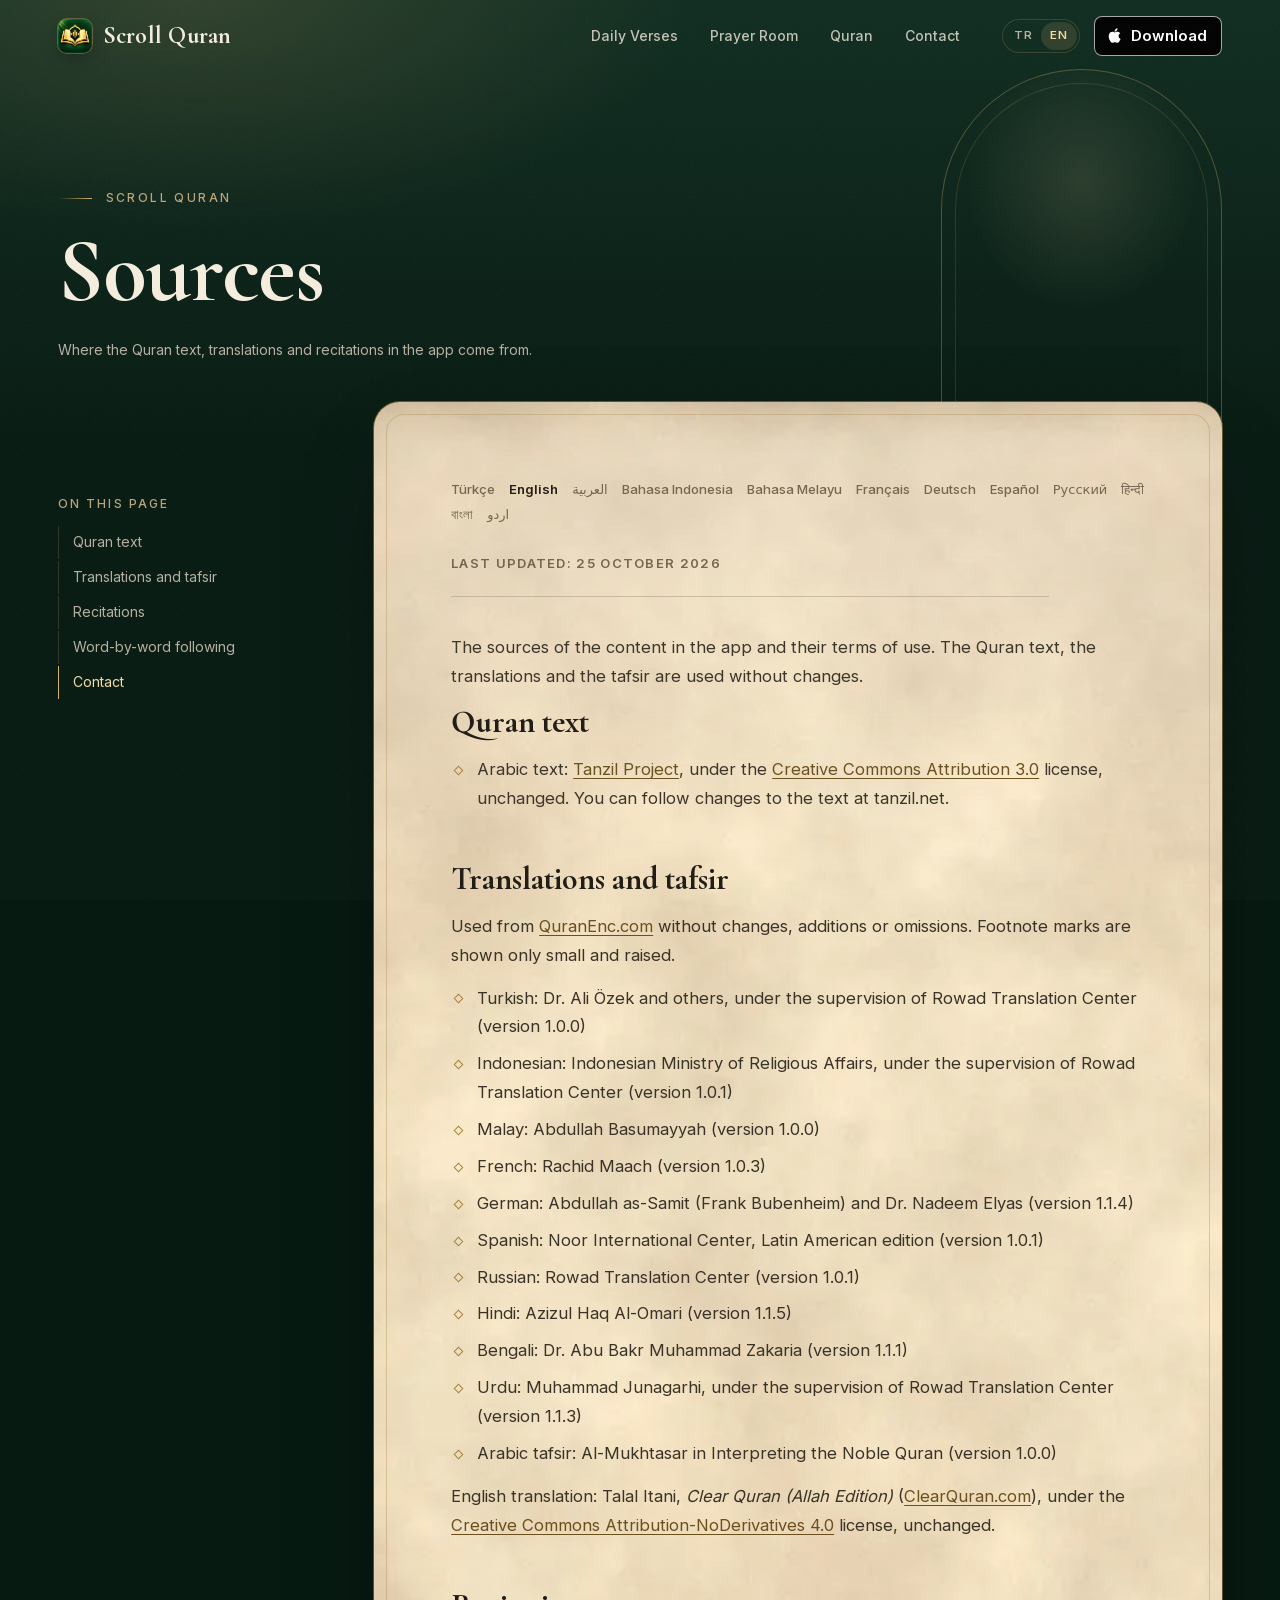
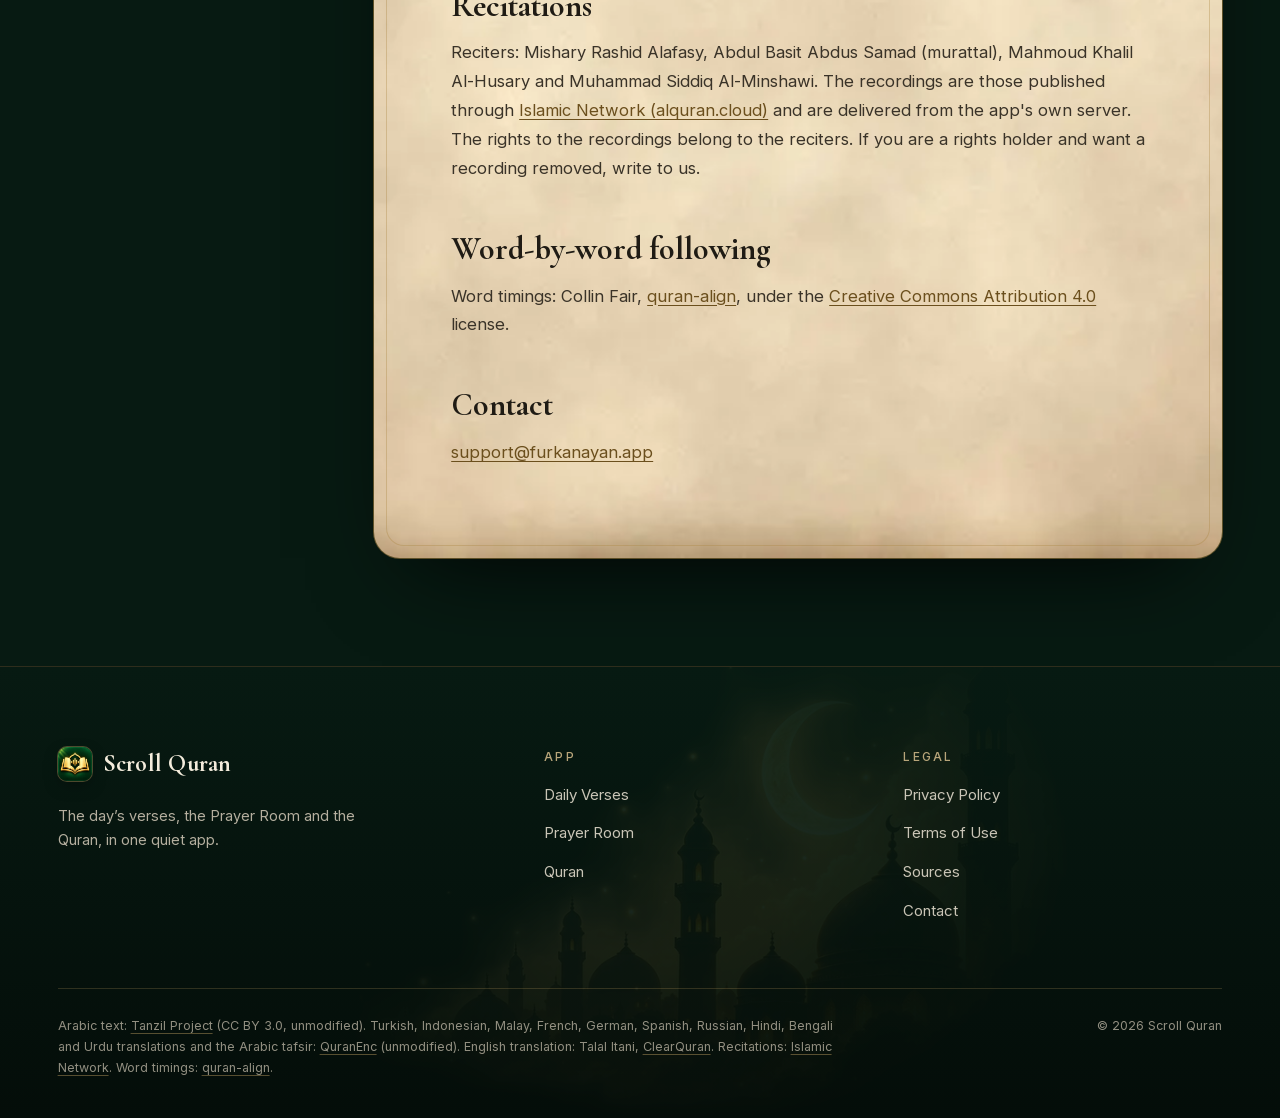
<file: salvation/credits/index.html>
<!doctype html>
<html lang="en">
<head>
  <meta charset="utf-8">
  <meta name="viewport" content="width=device-width, initial-scale=1">
  <title>Scroll Quran</title>
  <meta name="robots" content="noindex">
  <link rel="canonical" href="https://furkanayan.app/scroll-quran/credits/">
  <meta http-equiv="refresh" content="0; url=/scroll-quran/credits/">
  <!-- The app was called Salvation; its pages moved here with the name. The
       language (?lang=) and the anchor go along. -->
  <script>location.replace("/scroll-quran/credits/" + location.search + location.hash);</script>
</head>
<body style="background:#071A12;color:#F4ECDC;font-family:-apple-system,sans-serif">
  <p><a href="/scroll-quran/credits/" style="color:#EACB8C">Scroll Quran</a></p>
</body>
</html>
</file>
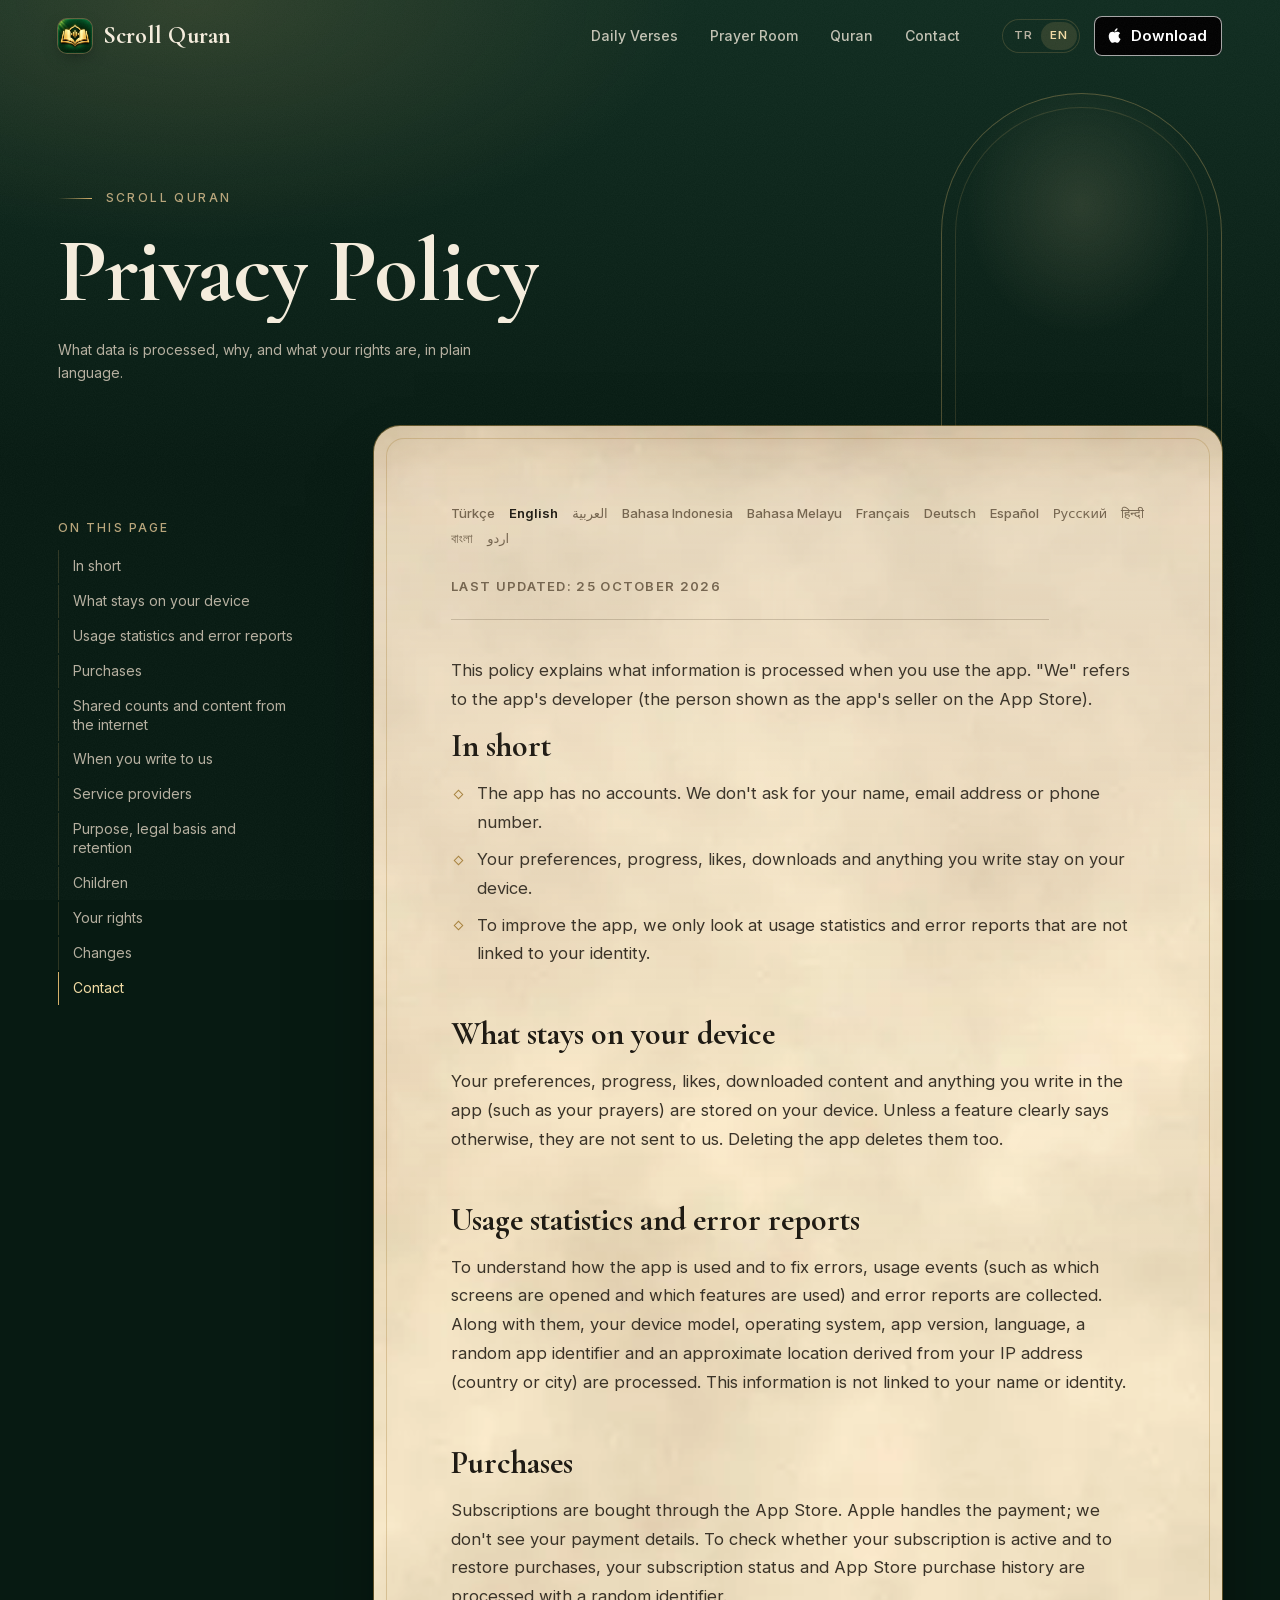
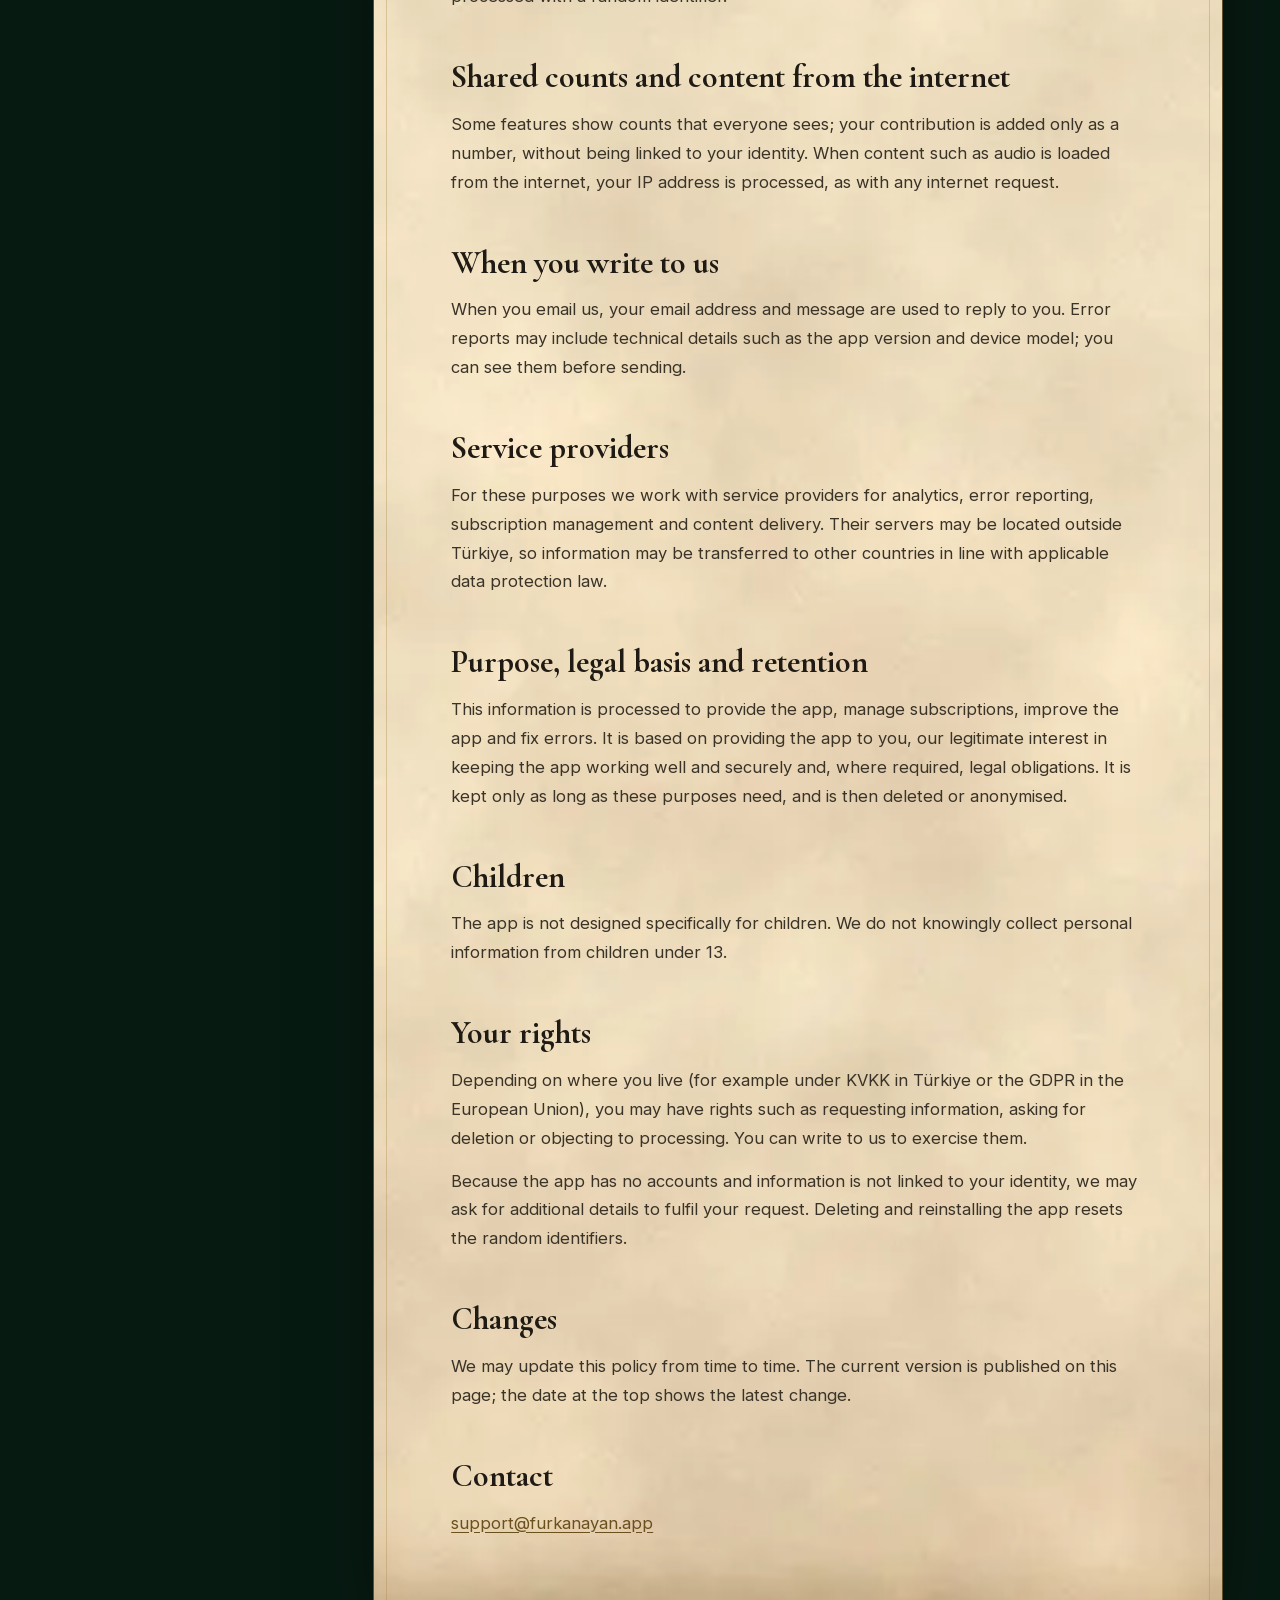
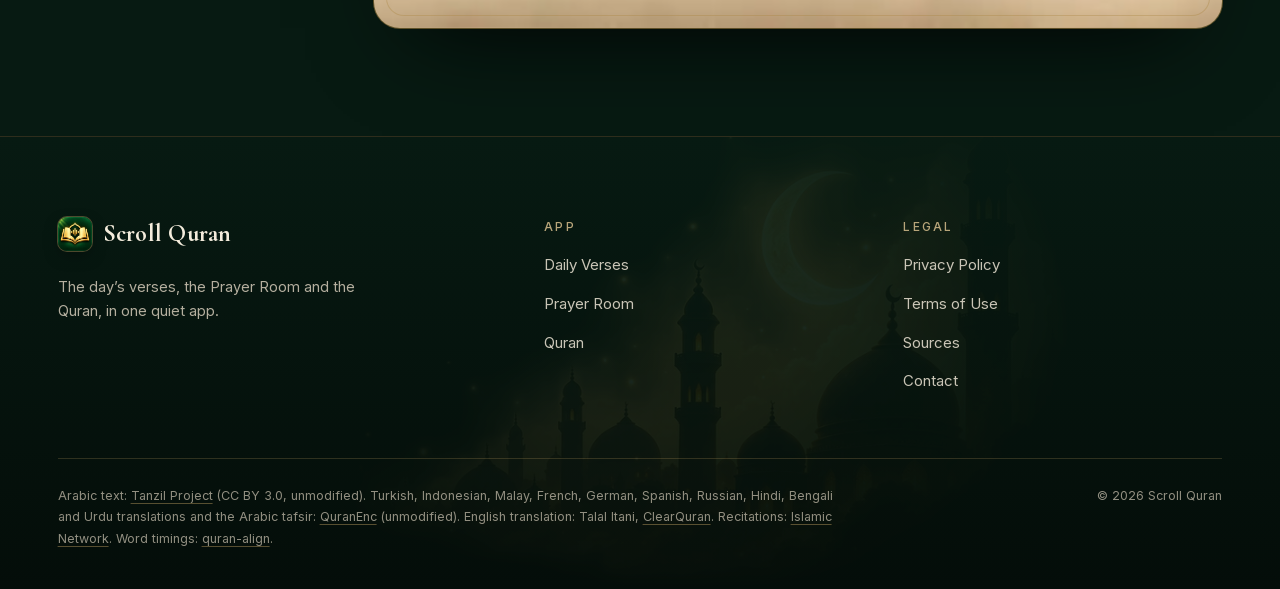
<file: salvation/privacy/index.html>
<!doctype html>
<html lang="en">
<head>
  <meta charset="utf-8">
  <meta name="viewport" content="width=device-width, initial-scale=1">
  <title>Scroll Quran</title>
  <meta name="robots" content="noindex">
  <link rel="canonical" href="https://furkanayan.app/scroll-quran/privacy/">
  <meta http-equiv="refresh" content="0; url=/scroll-quran/privacy/">
  <!-- The app was called Salvation; its pages moved here with the name. The
       language (?lang=) and the anchor go along. -->
  <script>location.replace("/scroll-quran/privacy/" + location.search + location.hash);</script>
</head>
<body style="background:#071A12;color:#F4ECDC;font-family:-apple-system,sans-serif">
  <p><a href="/scroll-quran/privacy/" style="color:#EACB8C">Scroll Quran</a></p>
</body>
</html>
</file>
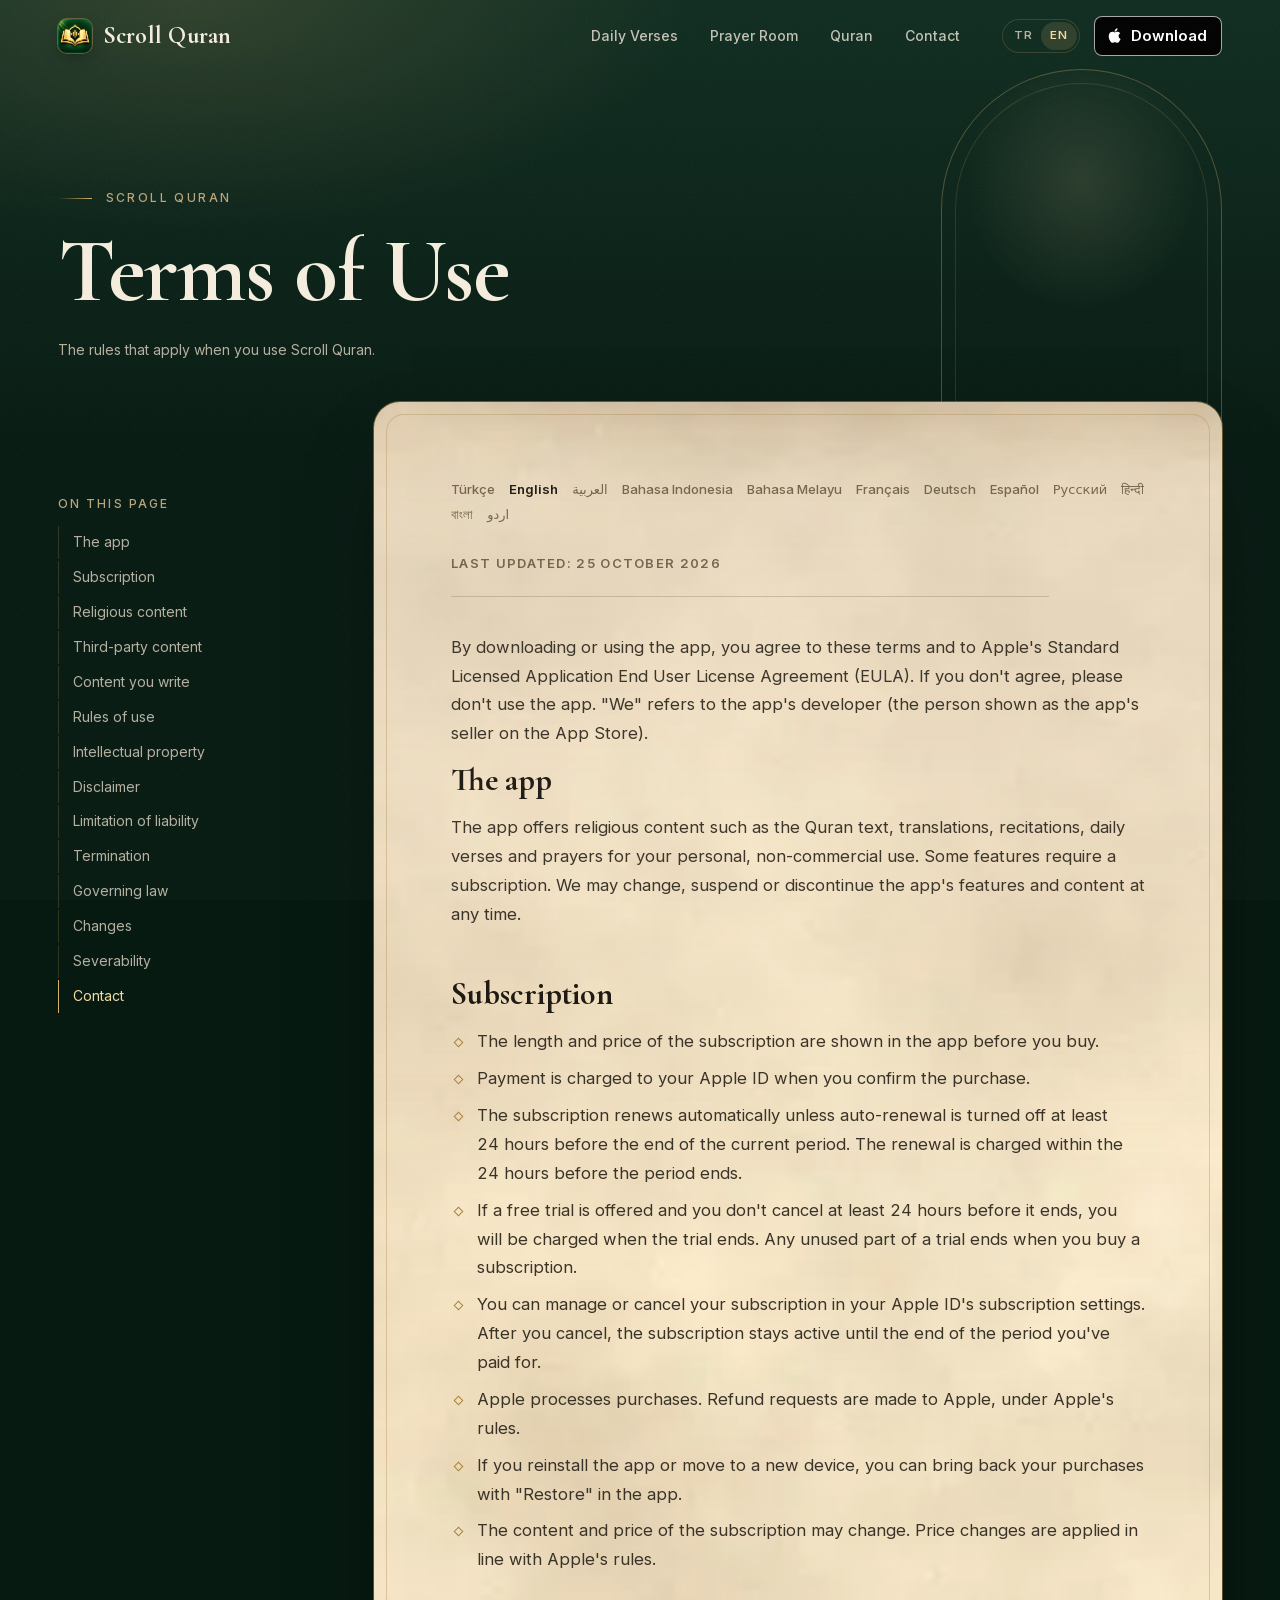
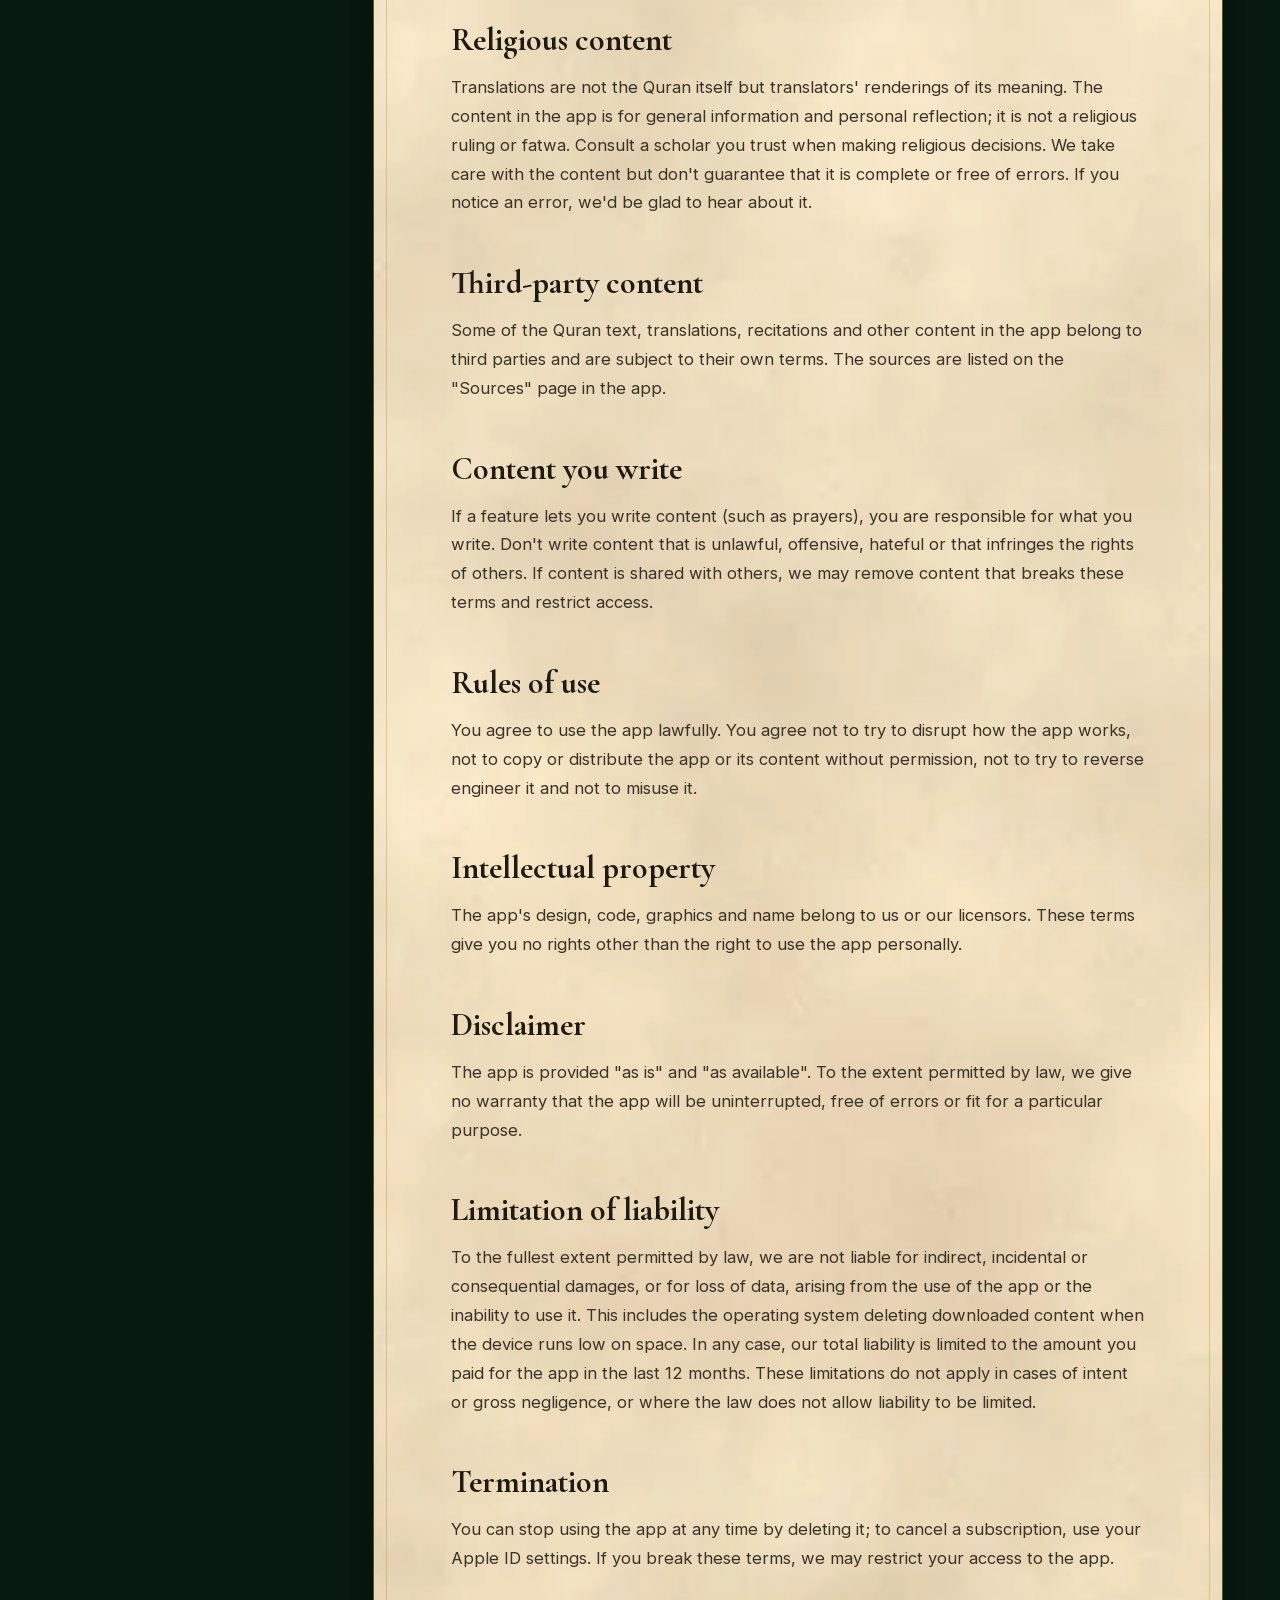
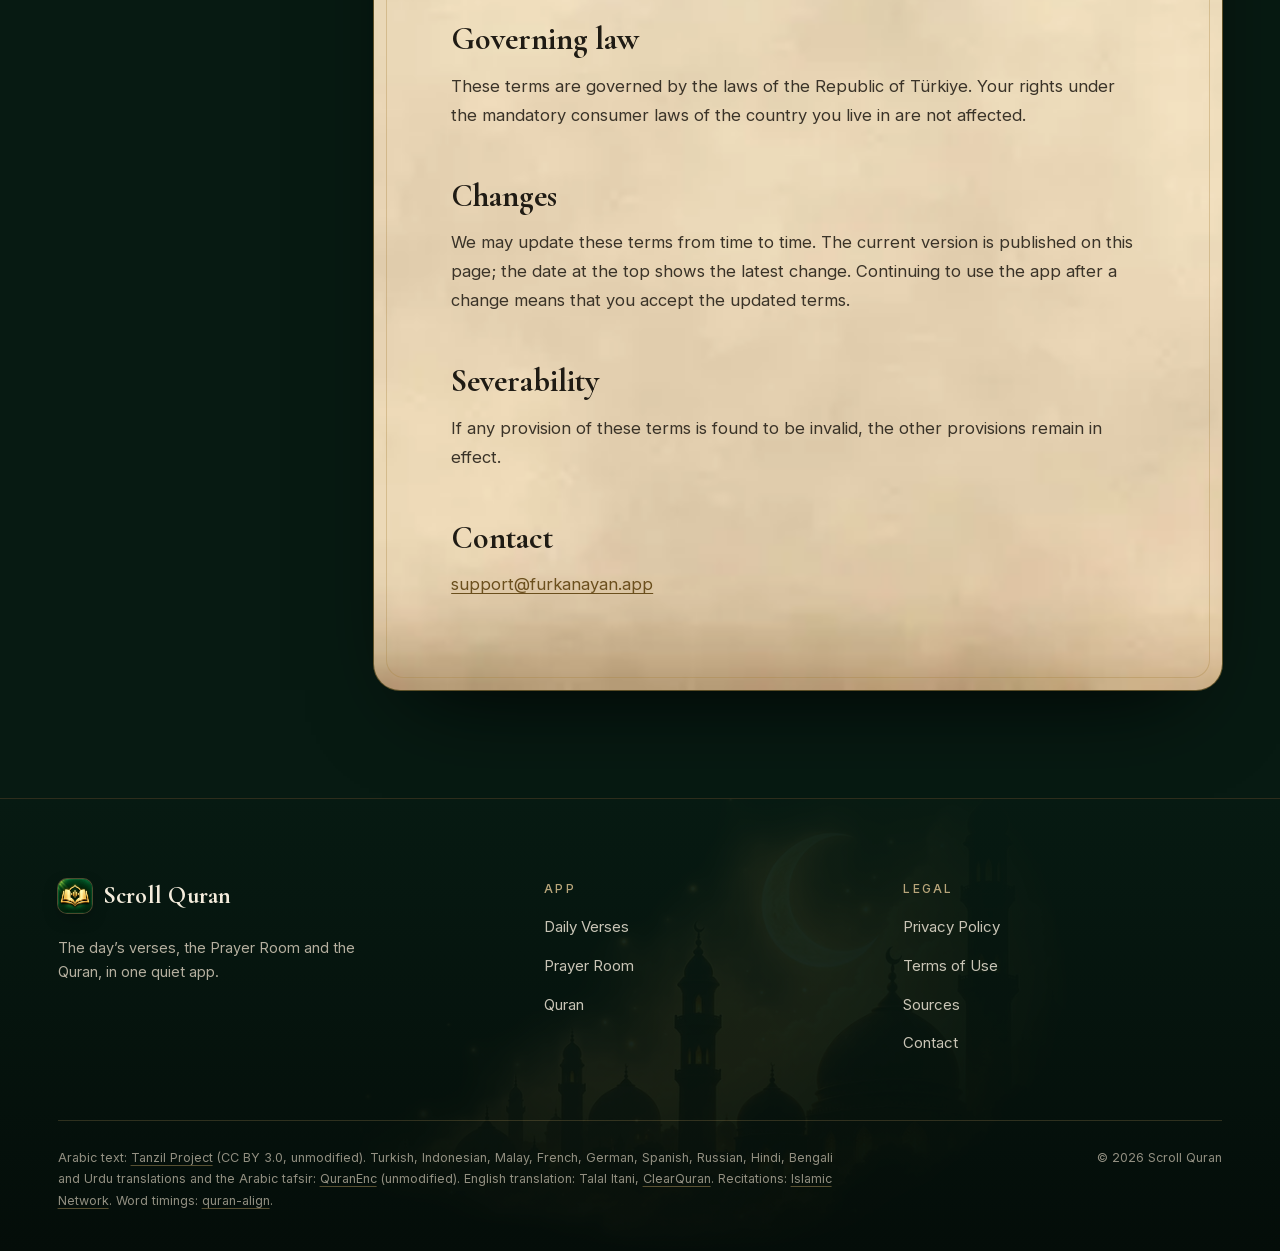
<file: salvation/terms/index.html>
<!doctype html>
<html lang="en">
<head>
  <meta charset="utf-8">
  <meta name="viewport" content="width=device-width, initial-scale=1">
  <title>Scroll Quran</title>
  <meta name="robots" content="noindex">
  <link rel="canonical" href="https://furkanayan.app/scroll-quran/terms/">
  <meta http-equiv="refresh" content="0; url=/scroll-quran/terms/">
  <!-- The app was called Salvation; its pages moved here with the name. The
       language (?lang=) and the anchor go along. -->
  <script>location.replace("/scroll-quran/terms/" + location.search + location.hash);</script>
</head>
<body style="background:#071A12;color:#F4ECDC;font-family:-apple-system,sans-serif">
  <p><a href="/scroll-quran/terms/" style="color:#EACB8C">Scroll Quran</a></p>
</body>
</html>
</file>
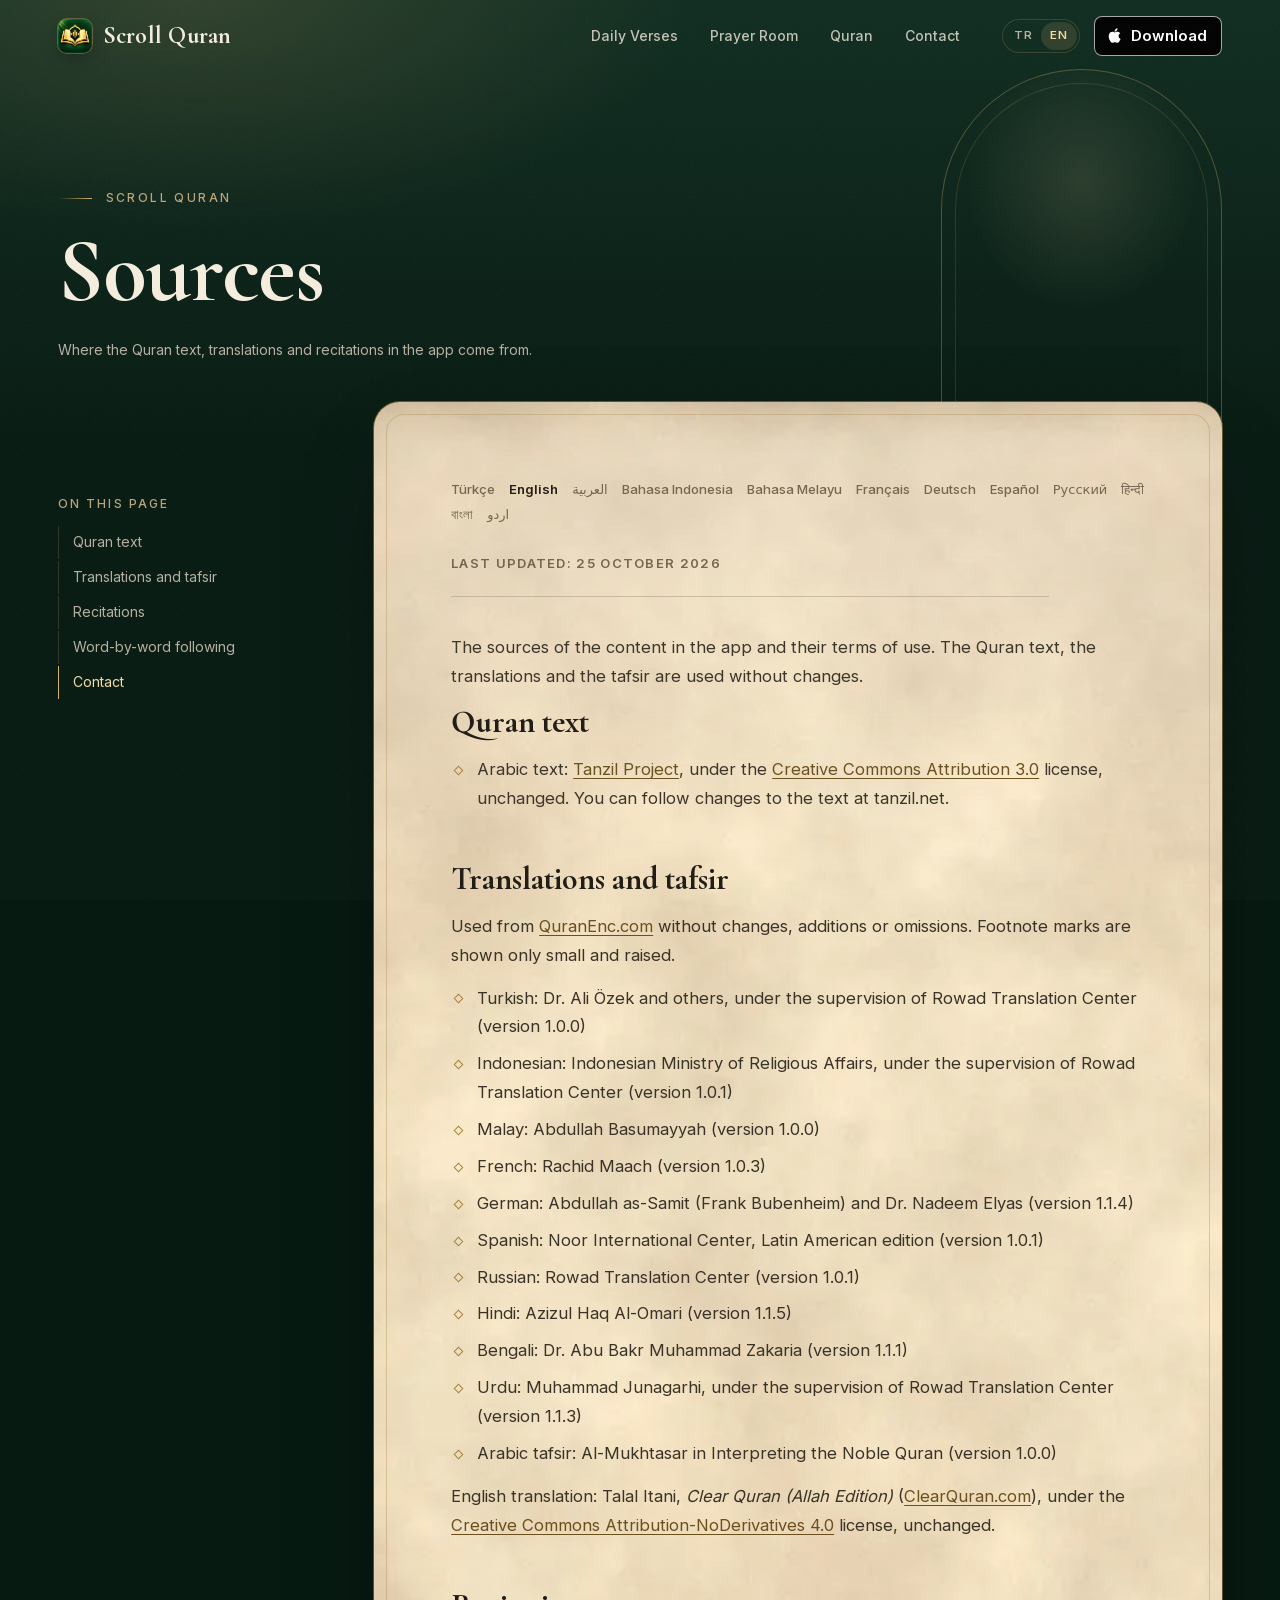
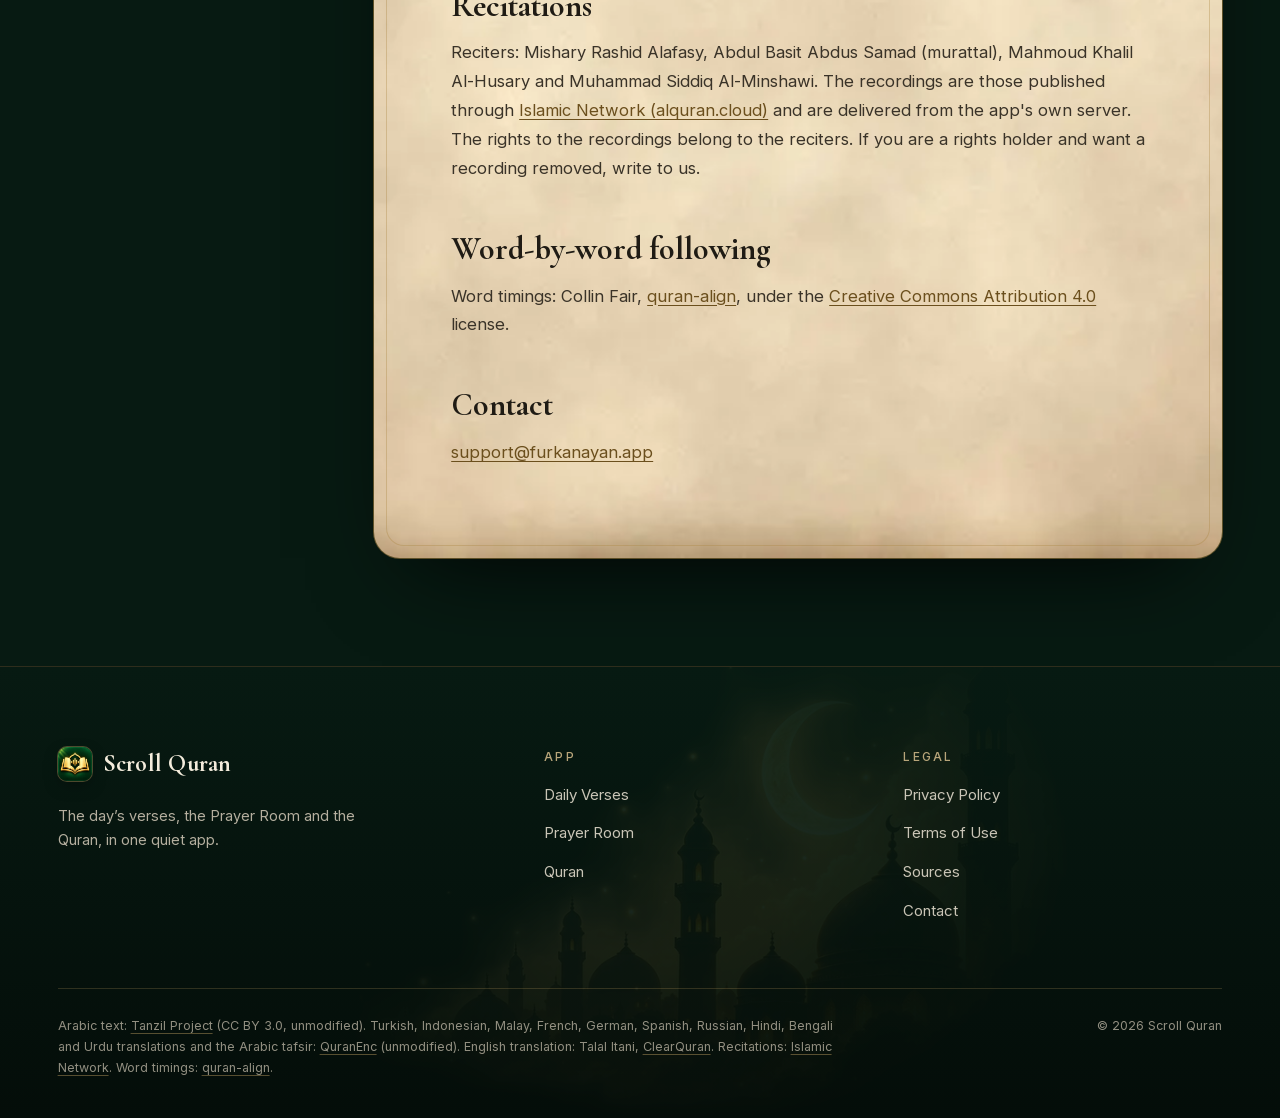
<file: scroll-quran/credits/index.html>
<!doctype html>
<html lang="tr">
<head>
  <meta charset="utf-8">
  <meta name="viewport" content="width=device-width, initial-scale=1, viewport-fit=cover">
  <title data-i18n="meta.title.credits">Kaynaklar · Scroll Quran</title>
  <meta name="description" content="Scroll Quran’daki Kur’an metni, mealler ve tilavetlerin kaynakları." data-i18n-attr="content:meta.desc.credits">
  <meta name="theme-color" content="#071a12">
  <link rel="icon" href="../assets/img/favicon-32.png" sizes="32x32" type="image/png">
  <link rel="apple-touch-icon" href="../assets/img/apple-touch-icon.png">
  <link rel="preload" href="../assets/fonts/CormorantGaramond-Bold.woff2" as="font" type="font/woff2" crossorigin>
  <link rel="stylesheet" href="../assets/css/site.css">
  <script src="../assets/js/i18n.js"></script>
  <script src="../assets/js/main.js" defer></script>
</head>
<body>
  <svg width="0" height="0" style="position:absolute" aria-hidden="true">
    <symbol id="i-apple" viewBox="0 0 24 24"><path fill="currentColor" d="M16.37 12.73c-.03-2.6 2.13-3.86 2.22-3.92-1.21-1.77-3.09-2.01-3.76-2.04-1.6-.16-3.12.94-3.94.94-.81 0-2.06-.92-3.39-.9-1.74.03-3.35 1.01-4.25 2.57-1.81 3.14-.46 7.8 1.3 10.35.86 1.25 1.89 2.65 3.24 2.6 1.3-.05 1.79-.84 3.36-.84 1.57 0 2.01.84 3.38.81 1.4-.02 2.29-1.27 3.14-2.53.99-1.45 1.4-2.85 1.42-2.93-.03-.01-2.72-1.04-2.75-4.14ZM13.78 5.1c.71-.87 1.2-2.07 1.06-3.27-1.03.04-2.28.69-3.02 1.55-.66.76-1.24 1.99-1.09 3.16 1.15.09 2.33-.58 3.05-1.44Z"/></symbol>
    <symbol id="i-close" viewBox="0 0 14 14"><path fill="none" stroke-linecap="round" d="M1 1l12 12M13 1 1 13"/></symbol>
  </svg>

  <a class="skip" href="#main" data-i18n="skip">İçeriğe geç</a>

  <header class="nav" data-nav>
    <div class="nav__inner wrap">
      <a class="brand" href="../">
        <img src="../assets/img/app-icon.webp" alt="" width="34" height="34">
        <span>Scroll Quran</span>
      </a>
      <nav class="nav__links" aria-label="Scroll Quran">
        <a href="../#verses" data-i18n="nav.verses">Günün Ayetleri</a>
        <a href="../#prayer" data-i18n="nav.prayer">Dua Odası</a>
        <a href="../#quran" data-i18n="nav.quran">Kur’an</a>
        <button type="button" data-contact data-i18n="nav.contact">İletişim</button>
      </nav>
      <div class="nav__end">
        <div class="lang" role="group" aria-label="Dil · Language">
          <button type="button" data-lang="tr" aria-pressed="true">TR</button>
          <button type="button" data-lang="en" aria-pressed="false">EN</button>
        </div>
        <a class="store store--sm" href="https://apps.apple.com/app/id6818659276"><svg aria-hidden="true"><use href="#i-apple"/></svg><span data-i18n="nav.download">İndir</span></a>
        <button class="nav__toggle" type="button" aria-expanded="false" aria-controls="menu" data-i18n-attr="aria-label:nav.menu" aria-label="Menü"><span></span><span></span></button>
      </div>
    </div>
  </header>

  <div class="menu" id="menu" data-menu>
    <ol>
      <li><a href="../" data-i18n="nav.home">Ana sayfa</a></li>
      <li><a href="../privacy/" data-i18n="nav.privacy">Gizlilik</a></li>
      <li><a href="../terms/" data-i18n="nav.terms">Koşullar</a></li>
      <li><button type="button" data-contact data-i18n="nav.contact">İletişim</button></li>
    </ol>
    <div class="menu__foot">
      <div class="lang" role="group" aria-label="Dil · Language">
        <button type="button" data-lang="tr" aria-pressed="true">TR</button>
        <button type="button" data-lang="en" aria-pressed="false">EN</button>
      </div>
      <a class="store store--sm" href="https://apps.apple.com/app/id6818659276"><svg aria-hidden="true"><use href="#i-apple"/></svg><span data-i18n="nav.download">İndir</span></a>
    </div>
  </div>

  <main id="main">
    <section class="legal-hero">
      <div class="wrap">
        <p class="eyebrow" lang="en" data-reveal>Scroll Quran</p>
        <h1 class="display" data-split data-legal-title data-i18n="legal.credits">Kaynaklar</h1>
        <p class="lead legal-hero__meta" data-reveal style="--d: 300ms" data-legal-lead data-i18n="legal.credits_lead">Uygulamadaki Kur’an metni, mealler ve tilavetlerin kaynakları.</p>
      </div>
      <span class="legal-hero__arch" aria-hidden="true"></span>
    </section>

    <section class="legal">
      <div class="wrap legal__grid">
        <aside class="legal__toc">
          <h2 data-i18n="legal.toc">Bu sayfada</h2>
          <ol data-toc></ol>
        </aside>
        <div class="paper">
          <!-- legal -->
          <nav class="legal__langs" aria-label="Languages"><a href="?lang=tr" hreflang="tr" lang="tr" data-legal-lang="tr">Türkçe</a><a href="?lang=en" hreflang="en" lang="en" data-legal-lang="en">English</a><a href="?lang=ar" hreflang="ar" lang="ar" data-legal-lang="ar">العربية</a><a href="?lang=id" hreflang="id" lang="id" data-legal-lang="id">Bahasa Indonesia</a><a href="?lang=ms" hreflang="ms" lang="ms" data-legal-lang="ms">Bahasa Melayu</a><a href="?lang=fr" hreflang="fr" lang="fr" data-legal-lang="fr">Français</a><a href="?lang=de" hreflang="de" lang="de" data-legal-lang="de">Deutsch</a><a href="?lang=es" hreflang="es" lang="es" data-legal-lang="es">Español</a><a href="?lang=ru" hreflang="ru" lang="ru" data-legal-lang="ru">Русский</a><a href="?lang=hi" hreflang="hi" lang="hi" data-legal-lang="hi">हिन्दी</a><a href="?lang=bn" hreflang="bn" lang="bn" data-legal-lang="bn">বাংলা</a><a href="?lang=ur" hreflang="ur" lang="ur" data-legal-lang="ur">اردو</a></nav>
          <article data-lang-block="tr" lang="tr" dir="ltr" data-title="Kaynaklar">
            <p class="updated">Son güncelleme: 25 Ekim 2026</p>
            <p>Uygulamadaki içeriklerin kaynakları ve kullanım şartları. Kur'an metni, mealler ve tefsir değiştirilmeden kullanılmıştır.</p>
            <h2>Kur'an metni</h2>
            <ul><li>Arapça metin: <a href="https://tanzil.net" rel="noopener">Tanzil Projesi</a>, <a href="https://creativecommons.org/licenses/by/3.0/" rel="noopener">Creative Commons Atıf 3.0</a> lisansıyla, değiştirilmeden. Metindeki değişiklikleri tanzil.net'ten takip edebilirsiniz.</li></ul>
            <h2>Mealler ve tefsir</h2>
            <p><a href="https://quranenc.com" rel="noopener">QuranEnc.com</a> üzerinden, değiştirilmeden, ekleme ya da çıkarma yapılmadan kullanılmıştır. Dipnot işaretleri yalnızca küçük ve üst simge olarak gösterilir.</p>
            <ul><li>Türkçe: Dr. Ali Özek ve arkadaşları, Rowad Tercüme Merkezi gözetiminde (sürüm 1.0.0)</li><li>Endonezce: Endonezya Din İşleri Bakanlığı, Rowad Tercüme Merkezi gözetiminde (sürüm 1.0.1)</li><li>Malayca: Abdullah Basumayyah (sürüm 1.0.0)</li><li>Fransızca: Rachid Maach (sürüm 1.0.3)</li><li>Almanca: Abdullah es-Sâmit (Frank Bubenheim) ve Dr. Nadeem Elyas (sürüm 1.1.4)</li><li>İspanyolca: Noor International Center, Latin Amerika baskısı (sürüm 1.0.1)</li><li>Rusça: Rowad Tercüme Merkezi (sürüm 1.0.1)</li><li>Hintçe: Azizul Hak el-Ömeri (sürüm 1.1.5)</li><li>Bengalce: Dr. Ebubekir Muhammed Zekeriya (sürüm 1.1.1)</li><li>Urduca: Muhammed Cunagarhi, Rowad Tercüme Merkezi gözetiminde (sürüm 1.1.3)</li><li>Arapça tefsir: el-Muhtasar fî Tefsîri'l-Kur'âni'l-Kerîm (sürüm 1.0.0)</li></ul>
            <p>İngilizce meal: Talal Itani, <em>Clear Quran (Allah Edition)</em> (<a href="https://www.clearquran.com" rel="noopener">ClearQuran.com</a>), <a href="https://creativecommons.org/licenses/by-nd/4.0/" rel="noopener">Creative Commons Atıf-Türetilemez 4.0</a> lisansıyla, değiştirilmeden.</p>
            <h2>Tilavetler</h2>
            <p>Okuyucular: Mişari Raşid el-Afasi, Abdülbasit Abdüssamed (murattal), Mahmud Halil el-Husari ve Muhammed Sıddık el-Minşavi. Kayıtlar <a href="https://alquran.cloud" rel="noopener">Islamic Network (alquran.cloud)</a> üzerinden yayımlanan kayıtlardır ve uygulamanın kendi sunucusundan iletilir. Kayıtların hakları okuyuculara aittir. Hak sahibiyseniz ve bir kaydın kaldırılmasını istiyorsanız bize yazın.</p>
            <h2>Kelime kelime takip</h2>
            <p>Kelime zamanlamaları: Collin Fair, <a href="https://github.com/cpfair/quran-align" rel="noopener">quran-align</a>, <a href="https://creativecommons.org/licenses/by/4.0/" rel="noopener">Creative Commons Atıf 4.0</a> lisansıyla.</p>
            <h2>İletişim</h2>
            <p><a href="mailto:support@furkanayan.app">support@furkanayan.app</a></p>
          </article>
          <article data-lang-block="en" lang="en" dir="ltr" data-title="Sources" hidden>
            <p class="updated">Last updated: 25 October 2026</p>
            <p>The sources of the content in the app and their terms of use. The Quran text, the translations and the tafsir are used without changes.</p>
            <h2>Quran text</h2>
            <ul><li>Arabic text: <a href="https://tanzil.net" rel="noopener">Tanzil Project</a>, under the <a href="https://creativecommons.org/licenses/by/3.0/" rel="noopener">Creative Commons Attribution 3.0</a> license, unchanged. You can follow changes to the text at tanzil.net.</li></ul>
            <h2>Translations and tafsir</h2>
            <p>Used from <a href="https://quranenc.com" rel="noopener">QuranEnc.com</a> without changes, additions or omissions. Footnote marks are shown only small and raised.</p>
            <ul><li>Turkish: Dr. Ali Özek and others, under the supervision of Rowad Translation Center (version 1.0.0)</li><li>Indonesian: Indonesian Ministry of Religious Affairs, under the supervision of Rowad Translation Center (version 1.0.1)</li><li>Malay: Abdullah Basumayyah (version 1.0.0)</li><li>French: Rachid Maach (version 1.0.3)</li><li>German: Abdullah as‑Samit (Frank Bubenheim) and Dr. Nadeem Elyas (version 1.1.4)</li><li>Spanish: Noor International Center, Latin American edition (version 1.0.1)</li><li>Russian: Rowad Translation Center (version 1.0.1)</li><li>Hindi: Azizul Haq Al‑Omari (version 1.1.5)</li><li>Bengali: Dr. Abu Bakr Muhammad Zakaria (version 1.1.1)</li><li>Urdu: Muhammad Junagarhi, under the supervision of Rowad Translation Center (version 1.1.3)</li><li>Arabic tafsir: Al‑Mukhtasar in Interpreting the Noble Quran (version 1.0.0)</li></ul>
            <p>English translation: Talal Itani, <em>Clear Quran (Allah Edition)</em> (<a href="https://www.clearquran.com" rel="noopener">ClearQuran.com</a>), under the <a href="https://creativecommons.org/licenses/by-nd/4.0/" rel="noopener">Creative Commons Attribution-NoDerivatives 4.0</a> license, unchanged.</p>
            <h2>Recitations</h2>
            <p>Reciters: Mishary Rashid Alafasy, Abdul Basit Abdus Samad (murattal), Mahmoud Khalil Al‑Husary and Muhammad Siddiq Al‑Minshawi. The recordings are those published through <a href="https://alquran.cloud" rel="noopener">Islamic Network (alquran.cloud)</a> and are delivered from the app's own server. The rights to the recordings belong to the reciters. If you are a rights holder and want a recording removed, write to us.</p>
            <h2>Word-by-word following</h2>
            <p>Word timings: Collin Fair, <a href="https://github.com/cpfair/quran-align" rel="noopener">quran-align</a>, under the <a href="https://creativecommons.org/licenses/by/4.0/" rel="noopener">Creative Commons Attribution 4.0</a> license.</p>
            <h2>Contact</h2>
            <p><a href="mailto:support@furkanayan.app">support@furkanayan.app</a></p>
          </article>
          <article data-lang-block="ar" lang="ar" dir="rtl" data-title="المصادر" hidden>
            <p class="updated">آخر تحديث: ٢٥ أكتوبر ٢٠٢٦</p>
            <p>مصادر المحتوى في التطبيق وشروط استخدامها. ويُستخدم نص القرآن الكريم وترجمات المعاني والتفسير دون أي تغيير.</p>
            <h2>نص القرآن الكريم</h2>
            <ul><li>النص العربي: <a href="https://tanzil.net" rel="noopener">مشروع تنزيل</a>، بموجب رخصة <a href="https://creativecommons.org/licenses/by/3.0/" rel="noopener">المشاع الإبداعي نَسب المُصنَّف ٣٫٠</a>، دون تغيير. ويمكنك متابعة التغييرات التي تطرأ على النص في موقع tanzil.net.</li></ul>
            <h2>ترجمات المعاني والتفسير</h2>
            <p>الترجمات والتفسير مأخوذة من <a href="https://quranenc.com" rel="noopener">QuranEnc.com</a> دون أي تعديل أو إضافة أو حذف. وتُعرض علامات الحواشي بخط صغير ومرتفع فقط.</p>
            <ul><li>التركية: د. علي أوزك وآخرون، بإشراف مركز رواد الترجمة (الإصدار ١٫٠٫٠)</li><li>الإندونيسية: وزارة الشؤون الدينية الإندونيسية، بإشراف مركز رواد الترجمة (الإصدار ١٫٠٫١)</li><li>الملايوية: عبد الله باسميه (الإصدار ١٫٠٫٠)</li><li>الفرنسية: رشيد معاش (الإصدار ١٫٠٫٣)</li><li>الألمانية: عبد الله الصامت (فرانك بوبنهايم) ود. نديم إلياس (الإصدار ١٫١٫٤)</li><li>الإسبانية: مركز نور الدولي، طبعة أمريكا اللاتينية (الإصدار ١٫٠٫١)</li><li>الروسية: مركز رواد الترجمة (الإصدار ١٫٠٫١)</li><li>الهندية: عزيز الحق العمري (الإصدار ١٫١٫٥)</li><li>البنغالية: د. أبو بكر محمد زكريا (الإصدار ١٫١٫١)</li><li>الأردية: محمد جوناكري، بإشراف مركز رواد الترجمة (الإصدار ١٫١٫٣)</li><li>التفسير بالعربية: المختصر في تفسير القرآن الكريم (الإصدار ١٫٠٫٠)</li></ul>
            <p>الترجمة الإنجليزية: طلال عيتاني، <em>Clear Quran (Allah Edition)</em> (‏<a href="https://www.clearquran.com" rel="noopener">ClearQuran.com</a>‏)، بموجب رخصة <a href="https://creativecommons.org/licenses/by-nd/4.0/" rel="noopener">المشاع الإبداعي نَسب المُصنَّف - منع الاشتقاق ٤٫٠</a>، دون تغيير.</p>
            <h2>التلاوات</h2>
            <p>القرّاء: مشاري راشد العفاسي، وعبد الباسط عبد الصمد (مرتّل)، ومحمود خليل الحصري، ومحمد صديق المنشاوي. والتسجيلات هي تلك المنشورة عبر <a href="https://alquran.cloud" rel="noopener">Islamic Network (alquran.cloud)</a>، وتُقدَّم من خادم التطبيق نفسه. وتعود حقوق التسجيلات إلى القرّاء. وإن كنت من أصحاب الحقوق وتريد إزالة أحد التسجيلات، فراسلنا.</p>
            <h2>المتابعة كلمةً بكلمة</h2>
            <p>توقيتات الكلمات: Collin Fair، <a href="https://github.com/cpfair/quran-align" rel="noopener">quran-align</a>، بموجب رخصة <a href="https://creativecommons.org/licenses/by/4.0/" rel="noopener">المشاع الإبداعي نَسب المُصنَّف ٤٫٠</a>.</p>
            <h2>التواصل</h2>
            <p><a href="mailto:support@furkanayan.app">support@furkanayan.app</a></p>
          </article>
          <article data-lang-block="id" lang="id" dir="ltr" data-title="Sumber" hidden>
            <p class="updated">Terakhir diperbarui: 25 Oktober 2026</p>
            <p>Sumber konten dalam aplikasi beserta ketentuan penggunaannya. Teks Al‑Qur'an, terjemahan, dan tafsir digunakan tanpa perubahan.</p>
            <h2>Teks Al‑Qur'an</h2>
            <ul><li>Teks Arab: <a href="https://tanzil.net" rel="noopener">Proyek Tanzil</a>, di bawah lisensi <a href="https://creativecommons.org/licenses/by/3.0/" rel="noopener">Creative Commons Atribusi 3.0</a>, tanpa perubahan. Anda dapat mengikuti perubahan pada teks di tanzil.net.</li></ul>
            <h2>Terjemahan dan tafsir</h2>
            <p>Digunakan dari <a href="https://quranenc.com" rel="noopener">QuranEnc.com</a> tanpa perubahan, penambahan, atau pengurangan. Tanda catatan kaki hanya ditampilkan kecil dan terangkat.</p>
            <ul><li>Bahasa Turki: Dr. Ali Özek dan kawan‑kawan, di bawah pengawasan Pusat Penerjemahan Rowad (versi 1.0.0)</li><li>Bahasa Indonesia: Kementerian Agama Republik Indonesia, di bawah pengawasan Pusat Penerjemahan Rowad (versi 1.0.1)</li><li>Bahasa Melayu: Abdullah Basumayyah (versi 1.0.0)</li><li>Bahasa Prancis: Rachid Maach (versi 1.0.3)</li><li>Bahasa Jerman: Abdullah as‑Samit (Frank Bubenheim) dan Dr. Nadeem Elyas (versi 1.1.4)</li><li>Bahasa Spanyol: Noor International Center, edisi Amerika Latin (versi 1.0.1)</li><li>Bahasa Rusia: Pusat Penerjemahan Rowad (versi 1.0.1)</li><li>Bahasa Hindi: Azizul Haq Al‑Omari (versi 1.1.5)</li><li>Bahasa Bengali: Dr. Abu Bakr Muhammad Zakaria (versi 1.1.1)</li><li>Bahasa Urdu: Muhammad Junagarhi, di bawah pengawasan Pusat Penerjemahan Rowad (versi 1.1.3)</li><li>Tafsir bahasa Arab: Al‑Mukhtashar fi Tafsir Al‑Qur'an Al‑Karim (versi 1.0.0)</li></ul>
            <p>Terjemahan bahasa Inggris: Talal Itani, <em>Clear Quran (Allah Edition)</em> (<a href="https://www.clearquran.com" rel="noopener">ClearQuran.com</a>), di bawah lisensi <a href="https://creativecommons.org/licenses/by-nd/4.0/" rel="noopener">Creative Commons Atribusi-TanpaTurunan 4.0</a>, tanpa perubahan.</p>
            <h2>Bacaan</h2>
            <p>Qari: Mishary Rashid Alafasy, Abdul Basit Abdus Samad (murattal), Mahmoud Khalil Al‑Husary, dan Muhammad Siddiq Al‑Minshawi. Rekaman tersebut adalah rekaman yang diterbitkan melalui <a href="https://alquran.cloud" rel="noopener">Islamic Network (alquran.cloud)</a> dan dikirimkan dari server milik aplikasi sendiri. Hak atas rekaman tersebut dimiliki oleh para qari. Jika Anda pemegang hak dan ingin suatu rekaman dihapus, silakan hubungi kami.</p>
            <h2>Mengikuti kata demi kata</h2>
            <p>Penanda waktu kata: Collin Fair, <a href="https://github.com/cpfair/quran-align" rel="noopener">quran-align</a>, di bawah lisensi <a href="https://creativecommons.org/licenses/by/4.0/" rel="noopener">Creative Commons Atribusi 4.0</a>.</p>
            <h2>Kontak</h2>
            <p><a href="mailto:support@furkanayan.app">support@furkanayan.app</a></p>
          </article>
          <article data-lang-block="ms" lang="ms" dir="ltr" data-title="Sumber" hidden>
            <p class="updated">Kemas kini terakhir: 25 Oktober 2026</p>
            <p>Sumber kandungan dalam aplikasi dan terma penggunaannya. Teks Al‑Quran, terjemahan dan tafsir digunakan tanpa sebarang perubahan.</p>
            <h2>Teks Al‑Quran</h2>
            <ul><li>Teks Arab: <a href="https://tanzil.net" rel="noopener">Projek Tanzil</a>, di bawah lesen <a href="https://creativecommons.org/licenses/by/3.0/" rel="noopener">Creative Commons Atribusi 3.0</a>, tanpa perubahan. Anda boleh mengikuti perubahan pada teks di tanzil.net.</li></ul>
            <h2>Terjemahan dan tafsir</h2>
            <p>Digunakan daripada <a href="https://quranenc.com" rel="noopener">QuranEnc.com</a> tanpa pengubahsuaian, penambahan atau pengurangan. Tanda nota kaki hanya dipaparkan kecil dan terangkat.</p>
            <ul><li>Bahasa Turki: Dr. Ali Özek dan rakan‑rakan, di bawah seliaan Pusat Terjemahan Rowad (versi 1.0.0)</li><li>Bahasa Indonesia: Kementerian Agama Indonesia, di bawah seliaan Pusat Terjemahan Rowad (versi 1.0.1)</li><li>Bahasa Melayu: Abdullah Basumayyah (versi 1.0.0)</li><li>Bahasa Perancis: Rachid Maach (versi 1.0.3)</li><li>Bahasa Jerman: Abdullah as‑Samit (Frank Bubenheim) dan Dr. Nadeem Elyas (versi 1.1.4)</li><li>Bahasa Sepanyol: Noor International Center, edisi Amerika Latin (versi 1.0.1)</li><li>Bahasa Rusia: Pusat Terjemahan Rowad (versi 1.0.1)</li><li>Bahasa Hindi: Azizul Haq Al‑Omari (versi 1.1.5)</li><li>Bahasa Benggali: Dr. Abu Bakr Muhammad Zakaria (versi 1.1.1)</li><li>Bahasa Urdu: Muhammad Junagarhi, di bawah seliaan Pusat Terjemahan Rowad (versi 1.1.3)</li><li>Tafsir bahasa Arab: Al‑Mukhtasar fi Tafsir Al‑Quran Al‑Karim (versi 1.0.0)</li></ul>
            <p>Terjemahan bahasa Inggeris: Talal Itani, <em>Clear Quran (Allah Edition)</em> (<a href="https://www.clearquran.com" rel="noopener">ClearQuran.com</a>), di bawah lesen <a href="https://creativecommons.org/licenses/by-nd/4.0/" rel="noopener">Creative Commons Atribusi-TiadaTerbitan 4.0</a>, tanpa perubahan.</p>
            <h2>Bacaan</h2>
            <p>Qari: Mishary Rashid Alafasy, Abdul Basit Abdus Samad (murattal), Mahmoud Khalil Al‑Husary dan Muhammad Siddiq Al‑Minshawi. Rakaman ini ialah rakaman yang diterbitkan melalui <a href="https://alquran.cloud" rel="noopener">Islamic Network (alquran.cloud)</a> dan dihantar daripada pelayan aplikasi sendiri. Hak ke atas rakaman adalah milik para qari. Jika anda pemegang hak dan mahu sesuatu rakaman dibuang, sila hubungi kami.</p>
            <h2>Mengikuti kata demi kata</h2>
            <p>Penanda masa perkataan: Collin Fair, <a href="https://github.com/cpfair/quran-align" rel="noopener">quran-align</a>, di bawah lesen <a href="https://creativecommons.org/licenses/by/4.0/" rel="noopener">Creative Commons Atribusi 4.0</a>.</p>
            <h2>Hubungi</h2>
            <p><a href="mailto:support@furkanayan.app">support@furkanayan.app</a></p>
          </article>
          <article data-lang-block="fr" lang="fr" dir="ltr" data-title="Sources" hidden>
            <p class="updated">Dernière mise à jour : 25 octobre 2026</p>
            <p>Les sources des contenus de l’application et leurs conditions d’utilisation. Le texte du Coran, les traductions et l’exégèse sont utilisés sans modification.</p>
            <h2>Texte du Coran</h2>
            <ul><li>Texte arabe : <a href="https://tanzil.net" rel="noopener">projet Tanzil</a>, sous la licence <a href="https://creativecommons.org/licenses/by/3.0/" rel="noopener">Creative Commons Attribution 3.0</a>, sans modification. Vous pouvez suivre les modifications apportées au texte sur tanzil.net.</li></ul>
            <h2>Traductions et exégèse</h2>
            <p>Issues de <a href="https://quranenc.com" rel="noopener">QuranEnc.com</a> et utilisées sans modification, ajout ni suppression. Les appels de note sont seulement affichés en petit, en exposant.</p>
            <ul><li>Turc : Dr Ali Özek et al., sous la supervision du Rowad Translation Center (version 1.0.0)</li><li>Indonésien : ministère indonésien des Affaires religieuses, sous la supervision du Rowad Translation Center (version 1.0.1)</li><li>Malais : Abdullah Basumayyah (version 1.0.0)</li><li>Français : Rachid Maach (version 1.0.3)</li><li>Allemand : Abdullah as‑Samit (Frank Bubenheim) et Dr Nadeem Elyas (version 1.1.4)</li><li>Espagnol : Noor International Center, édition latino-américaine (version 1.0.1)</li><li>Russe : Rowad Translation Center (version 1.0.1)</li><li>Hindi : Azizul Haq Al‑Omari (version 1.1.5)</li><li>Bengali : Dr Abu Bakr Muhammad Zakaria (version 1.1.1)</li><li>Ourdou : Muhammad Junagarhi, sous la supervision du Rowad Translation Center (version 1.1.3)</li><li>Exégèse arabe : Al‑Mukhtasar fi Tafsir Al‑Qur’an Al‑Karim (version 1.0.0)</li></ul>
            <p>Traduction anglaise : Talal Itani, <em>Clear Quran (Allah Edition)</em> (<a href="https://www.clearquran.com" rel="noopener">ClearQuran.com</a>), sous la licence <a href="https://creativecommons.org/licenses/by-nd/4.0/" rel="noopener">Creative Commons Attribution - Pas de Modification 4.0</a>, sans modification.</p>
            <h2>Récitations</h2>
            <p>Récitateurs : Mishary Rashid Alafasy, Abdul Basit Abdus Samad (murattal), Mahmoud Khalil Al‑Husary et Muhammad Siddiq Al‑Minshawi. Les enregistrements sont ceux publiés par <a href="https://alquran.cloud" rel="noopener">Islamic Network (alquran.cloud)</a> et sont diffusés depuis le serveur propre de l’application. Les droits sur les enregistrements appartiennent aux récitateurs. Si vous êtes titulaire de droits et souhaitez qu’un enregistrement soit retiré, écrivez-nous.</p>
            <h2>Suivi mot à mot</h2>
            <p>Minutage des mots : Collin Fair, <a href="https://github.com/cpfair/quran-align" rel="noopener">quran-align</a>, sous la licence <a href="https://creativecommons.org/licenses/by/4.0/" rel="noopener">Creative Commons Attribution 4.0</a>.</p>
            <h2>Contact</h2>
            <p><a href="mailto:support@furkanayan.app">support@furkanayan.app</a></p>
          </article>
          <article data-lang-block="de" lang="de" dir="ltr" data-title="Quellen" hidden>
            <p class="updated">Zuletzt aktualisiert: 25. Oktober 2026</p>
            <p>Die Quellen der Inhalte in der App und ihre Nutzungsbedingungen. Der Korantext, die Übersetzungen und der Tafsir werden unverändert verwendet.</p>
            <h2>Korantext</h2>
            <ul><li>Arabischer Text: <a href="https://tanzil.net" rel="noopener">Tanzil-Projekt</a>, unter der Lizenz <a href="https://creativecommons.org/licenses/by/3.0/" rel="noopener">Creative Commons Namensnennung 3.0</a>, unverändert. Änderungen am Text kannst du auf tanzil.net verfolgen.</li></ul>
            <h2>Übersetzungen und Tafsir</h2>
            <p>Von <a href="https://quranenc.com" rel="noopener">QuranEnc.com</a> übernommen, ohne Änderungen, Ergänzungen oder Kürzungen. Fußnotenzeichen werden lediglich klein und hochgestellt dargestellt.</p>
            <ul><li>Türkisch: Dr. Ali Özek u. a., unter der Aufsicht des Rowad Translation Center (Version 1.0.0)</li><li>Indonesisch: Indonesisches Ministerium für religiöse Angelegenheiten, unter der Aufsicht des Rowad Translation Center (Version 1.0.1)</li><li>Malaiisch: Abdullah Basumayyah (Version 1.0.0)</li><li>Französisch: Rachid Maach (Version 1.0.3)</li><li>Deutsch: Abdullah as‑Samit (Frank Bubenheim) und Dr. Nadeem Elyas (Version 1.1.4)</li><li>Spanisch: Noor International Center, lateinamerikanische Ausgabe (Version 1.0.1)</li><li>Russisch: Rowad Translation Center (Version 1.0.1)</li><li>Hindi: Azizul Haq Al‑Omari (Version 1.1.5)</li><li>Bengalisch: Dr. Abu Bakr Muhammad Zakaria (Version 1.1.1)</li><li>Urdu: Muhammad Junagarhi, unter der Aufsicht des Rowad Translation Center (Version 1.1.3)</li><li>Arabischer Tafsir: Al‑Mukhtasar fi Tafsir Al‑Qur’an Al‑Karim (Version 1.0.0)</li></ul>
            <p>Englische Übersetzung: Talal Itani, <em>Clear Quran (Allah Edition)</em> (<a href="https://www.clearquran.com" rel="noopener">ClearQuran.com</a>), unter der Lizenz <a href="https://creativecommons.org/licenses/by-nd/4.0/" rel="noopener">Creative Commons Namensnennung – Keine Bearbeitungen 4.0</a>, unverändert.</p>
            <h2>Rezitationen</h2>
            <p>Rezitatoren: Mishary Rashid Alafasy, Abdul Basit Abdus Samad (murattal), Mahmoud Khalil Al‑Husary und Muhammad Siddiq Al‑Minshawi. Es handelt sich um die über <a href="https://alquran.cloud" rel="noopener">Islamic Network (alquran.cloud)</a> veröffentlichten Aufnahmen; sie werden vom eigenen Server der App ausgeliefert. Die Rechte an den Aufnahmen liegen bei den Rezitatoren. Wenn du Rechteinhaber bist und möchtest, dass eine Aufnahme entfernt wird, schreib uns.</p>
            <h2>Wort-für-Wort-Mitlesen</h2>
            <p>Wort-Zeitmarken: Collin Fair, <a href="https://github.com/cpfair/quran-align" rel="noopener">quran-align</a>, unter der Lizenz <a href="https://creativecommons.org/licenses/by/4.0/" rel="noopener">Creative Commons Namensnennung 4.0</a>.</p>
            <h2>Kontakt</h2>
            <p><a href="mailto:support@furkanayan.app">support@furkanayan.app</a></p>
          </article>
          <article data-lang-block="es" lang="es" dir="ltr" data-title="Fuentes" hidden>
            <p class="updated">Última actualización: 25 de octubre de 2026</p>
            <p>Las fuentes del contenido de la app y sus condiciones de uso. El texto del Corán, las traducciones y el tafsir se usan sin cambios.</p>
            <h2>Texto del Corán</h2>
            <ul><li>Texto árabe: <a href="https://tanzil.net" rel="noopener">Proyecto Tanzil</a>, bajo la licencia <a href="https://creativecommons.org/licenses/by/3.0/" rel="noopener">Creative Commons Atribución 3.0</a>, sin cambios. Puedes seguir los cambios del texto en tanzil.net.</li></ul>
            <h2>Traducciones y tafsir</h2>
            <p>Tomados de <a href="https://quranenc.com" rel="noopener">QuranEnc.com</a>, se usan sin cambios, añadidos ni supresiones. Las llamadas de nota solo se muestran pequeñas y en superíndice.</p>
            <ul><li>Turco: Dr. Ali Özek y otros, bajo la supervisión del Rowad Translation Center (versión 1.0.0)</li><li>Indonesio: Ministerio de Asuntos Religiosos de Indonesia, bajo la supervisión del Rowad Translation Center (versión 1.0.1)</li><li>Malayo: Abdullah Basumayyah (versión 1.0.0)</li><li>Francés: Rachid Maach (versión 1.0.3)</li><li>Alemán: Abdullah as‑Samit (Frank Bubenheim) y Dr. Nadeem Elyas (versión 1.1.4)</li><li>Español: Noor International Center, edición latinoamericana (versión 1.0.1)</li><li>Ruso: Rowad Translation Center (versión 1.0.1)</li><li>Hindi: Azizul Haq Al‑Omari (versión 1.1.5)</li><li>Bengalí: Dr. Abu Bakr Muhammad Zakaria (versión 1.1.1)</li><li>Urdu: Muhammad Junagarhi, bajo la supervisión del Rowad Translation Center (versión 1.1.3)</li><li>Tafsir en árabe: Al‑Mukhtasar fi Tafsir Al‑Qur’an Al‑Karim (versión 1.0.0)</li></ul>
            <p>Traducción al inglés: Talal Itani, <em>Clear Quran (Allah Edition)</em> (<a href="https://www.clearquran.com" rel="noopener">ClearQuran.com</a>), bajo la licencia <a href="https://creativecommons.org/licenses/by-nd/4.0/" rel="noopener">Creative Commons Atribución-SinDerivadas 4.0</a>, sin cambios.</p>
            <h2>Recitaciones</h2>
            <p>Recitadores: Mishary Rashid Alafasy, Abdul Basit Abdus Samad (murattal), Mahmoud Khalil Al‑Husary y Muhammad Siddiq Al‑Minshawi. Las grabaciones son las publicadas a través de <a href="https://alquran.cloud" rel="noopener">Islamic Network (alquran.cloud)</a> y se transmiten desde el servidor propio de la app. Los derechos de las grabaciones pertenecen a los recitadores. Si eres titular de derechos y quieres que se retire una grabación, escríbenos.</p>
            <h2>Seguimiento palabra por palabra</h2>
            <p>Sincronización de palabras: Collin Fair, <a href="https://github.com/cpfair/quran-align" rel="noopener">quran-align</a>, bajo la licencia <a href="https://creativecommons.org/licenses/by/4.0/" rel="noopener">Creative Commons Atribución 4.0</a>.</p>
            <h2>Contacto</h2>
            <p><a href="mailto:support@furkanayan.app">support@furkanayan.app</a></p>
          </article>
          <article data-lang-block="ru" lang="ru" dir="ltr" data-title="Источники" hidden>
            <p class="updated">Последнее обновление: 25 октября 2026 г.</p>
            <p>Источники содержимого приложения и условия их использования. Текст Корана, переводы и тафсир используются без изменений.</p>
            <h2>Текст Корана</h2>
            <ul><li>Арабский текст: <a href="https://tanzil.net" rel="noopener">проект Tanzil</a>, по лицензии <a href="https://creativecommons.org/licenses/by/3.0/" rel="noopener">Creative Commons «Атрибуция» 3.0</a>, без изменений. Следить за изменениями текста можно на tanzil.net.</li></ul>
            <h2>Переводы и тафсир</h2>
            <p>Используются с <a href="https://quranenc.com" rel="noopener">QuranEnc.com</a> без изменений, дополнений и сокращений. Знаки сносок лишь показываются мелким шрифтом в верхнем индексе.</p>
            <ul><li>Турецкий: д‑р Али Озек и др., под руководством Rowad Translation Center (версия 1.0.0)</li><li>Индонезийский: Министерство по делам религий Индонезии, под руководством Rowad Translation Center (версия 1.0.1)</li><li>Малайский: Abdullah Basumayyah (версия 1.0.0)</li><li>Французский: Rachid Maach (версия 1.0.3)</li><li>Немецкий: Abdullah as‑Samit (Frank Bubenheim) и д‑р Nadeem Elyas (версия 1.1.4)</li><li>Испанский: Noor International Center, латиноамериканское издание (версия 1.0.1)</li><li>Русский: Rowad Translation Center (версия 1.0.1)</li><li>Хинди: Azizul Haq Al‑Omari (версия 1.1.5)</li><li>Бенгальский: д‑р Abu Bakr Muhammad Zakaria (версия 1.1.1)</li><li>Урду: Muhammad Junagarhi, под руководством Rowad Translation Center (версия 1.1.3)</li><li>Арабский тафсир: «Аль‑Мухтасар фи тафсир аль‑Куран аль‑Карим» (версия 1.0.0)</li></ul>
            <p>Перевод на английский: Talal Itani, <em>Clear Quran (Allah Edition)</em> (<a href="https://www.clearquran.com" rel="noopener">ClearQuran.com</a>), по лицензии <a href="https://creativecommons.org/licenses/by-nd/4.0/" rel="noopener">Creative Commons «Атрибуция-БезПроизводных» 4.0</a>, без изменений.</p>
            <h2>Чтения</h2>
            <p>Чтецы: Мишари Рашид аль‑Афаси, Абдул‑Басит Абдус‑Самад (муратталь), Махмуд Халиль аль‑Хусари и Мухаммад Сиддик аль‑Миншави. Это записи, опубликованные через <a href="https://alquran.cloud" rel="noopener">Islamic Network (alquran.cloud)</a>; они передаются с собственного сервера приложения. Права на записи принадлежат чтецам. Если вы правообладатель и хотите, чтобы запись была удалена, напишите нам.</p>
            <h2>Отслеживание по словам</h2>
            <p>Временные метки слов: Collin Fair, <a href="https://github.com/cpfair/quran-align" rel="noopener">quran-align</a>, по лицензии <a href="https://creativecommons.org/licenses/by/4.0/" rel="noopener">Creative Commons «Атрибуция» 4.0</a>.</p>
            <h2>Связь</h2>
            <p><a href="mailto:support@furkanayan.app">support@furkanayan.app</a></p>
          </article>
          <article data-lang-block="hi" lang="hi" dir="ltr" data-title="स्रोत" hidden>
            <p class="updated">आख़िरी अपडेट: 25 अक्तूबर 2026</p>
            <p>ऐप में मौजूद कंटेंट के स्रोत और उनके इस्तेमाल की शर्तें। क़ुरआन का मतन, तर्जुमे और तफ़सीर बिना किसी बदलाव के इस्तेमाल किए गए हैं।</p>
            <h2>क़ुरआन का मतन</h2>
            <ul><li>अरबी मतन: <a href="https://tanzil.net" rel="noopener">तंज़ील प्रोजेक्ट</a>, <a href="https://creativecommons.org/licenses/by/3.0/" rel="noopener">Creative Commons Attribution 3.0</a> लाइसेंस के तहत, बिना बदलाव के। मतन में होने वाले बदलावों की जानकारी आप tanzil.net पर देख सकते हैं।</li></ul>
            <h2>तर्जुमे और तफ़सीर</h2>
            <p>ये तर्जुमे और तफ़सीर <a href="https://quranenc.com" rel="noopener">QuranEnc.com</a> से लिए गए हैं और बिना किसी बदलाव, इज़ाफ़े या कमी के इस्तेमाल किए गए हैं। हाशिये के निशान सिर्फ़ छोटे और ऊपर उठे हुए दिखाए जाते हैं।</p>
            <ul><li>तुर्की: डॉ. अली ओज़ेक वग़ैरह, Rowad Translation Center की निगरानी में (वर्ज़न 1.0.0)</li><li>इंडोनेशियाई: इंडोनेशिया का धार्मिक मामलों का मंत्रालय, Rowad Translation Center की निगरानी में (वर्ज़न 1.0.1)</li><li>मलय: Abdullah Basumayyah (वर्ज़न 1.0.0)</li><li>फ़्रांसीसी: Rachid Maach (वर्ज़न 1.0.3)</li><li>जर्मन: Abdullah as‑Samit (Frank Bubenheim) और डॉ. Nadeem Elyas (वर्ज़न 1.1.4)</li><li>स्पेनिश: Noor International Center, लैटिन अमेरिकी संस्करण (वर्ज़न 1.0.1)</li><li>रूसी: Rowad Translation Center (वर्ज़न 1.0.1)</li><li>हिंदी: अज़ीज़ुल हक़ उमरी (वर्ज़न 1.1.5)</li><li>बांग्ला: डॉ. अबू बक्र मुहम्मद ज़करिया (वर्ज़न 1.1.1)</li><li>उर्दू: मुहम्मद जूनागढ़ी, Rowad Translation Center की निगरानी में (वर्ज़न 1.1.3)</li><li>अरबी तफ़सीर: अल‑मुख़्तसर फ़ी तफ़सीरिल क़ुरआनिल करीम (वर्ज़न 1.0.0)</li></ul>
            <p>अंग्रेज़ी तर्जुमा: Talal Itani, <em>Clear Quran (Allah Edition)</em> (<a href="https://www.clearquran.com" rel="noopener">ClearQuran.com</a>), <a href="https://creativecommons.org/licenses/by-nd/4.0/" rel="noopener">Creative Commons Attribution-NoDerivatives 4.0</a> लाइसेंस के तहत, बिना बदलाव के।</p>
            <h2>तिलावतें</h2>
            <p>क़ारी: मिशारी राशिद अल‑अफ़ासी, अब्दुल बासित अब्दुस समद (मुरत्तल), महमूद ख़लील अल‑हुसरी और मुहम्मद सिद्दीक़ अल‑मिनशावी। ये वही रिकॉर्डिंग हैं जो <a href="https://alquran.cloud" rel="noopener">Islamic Network (alquran.cloud)</a> के ज़रिए प्रकाशित की गई हैं, और ऐप के अपने सर्वर से पहुँचाई जाती हैं। रिकॉर्डिंग के हक़ क़ारियों के हैं। अगर आप इनके हक़ों के मालिक हैं और किसी रिकॉर्डिंग को हटवाना चाहते हैं, तो हमें लिखें।</p>
            <h2>लफ़्ज़-ब-लफ़्ज़ साथ पढ़ना</h2>
            <p>लफ़्ज़ों की टाइमिंग: Collin Fair, <a href="https://github.com/cpfair/quran-align" rel="noopener">quran-align</a>, <a href="https://creativecommons.org/licenses/by/4.0/" rel="noopener">Creative Commons Attribution 4.0</a> लाइसेंस के तहत।</p>
            <h2>राब्ता</h2>
            <p><a href="mailto:support@furkanayan.app">support@furkanayan.app</a></p>
          </article>
          <article data-lang-block="bn" lang="bn" dir="ltr" data-title="উৎস" hidden>
            <p class="updated">সর্বশেষ হালনাগাদ: ২৫ অক্টোবর ২০২৬</p>
            <p>অ্যাপের বিষয়বস্তুর উৎস ও সেগুলোর ব্যবহারের শর্ত। কুরআনের পাঠ, অনুবাদ ও তাফসীর কোনো পরিবর্তন ছাড়াই ব্যবহার করা হয়েছে।</p>
            <h2>কুরআনের পাঠ</h2>
            <ul><li>আরবি পাঠ: <a href="https://tanzil.net" rel="noopener">Tanzil Project</a>, <a href="https://creativecommons.org/licenses/by/3.0/" rel="noopener">Creative Commons Attribution 3.0</a> লাইসেন্সের অধীনে, অপরিবর্তিত। পাঠে কোনো পরিবর্তন হলে তা tanzil.net-এ অনুসরণ করতে পারেন।</li></ul>
            <h2>অনুবাদ ও তাফসীর</h2>
            <p><a href="https://quranenc.com" rel="noopener">QuranEnc.com</a> থেকে কোনো পরিবর্তন, সংযোজন বা বিয়োজন ছাড়াই নেওয়া হয়েছে। টীকার চিহ্নগুলো কেবল ছোট করে ওপরে তুলে দেখানো হয়।</p>
            <ul><li>তুর্কি: ড. আলী ওযেক ও অন্যান্য, Rowad Translation Center-এর তত্ত্বাবধানে (সংস্করণ ১.০.০)</li><li>ইন্দোনেশীয়: ইন্দোনেশিয়ার ধর্ম মন্ত্রণালয়, Rowad Translation Center-এর তত্ত্বাবধানে (সংস্করণ ১.০.১)</li><li>মালয়: Abdullah Basumayyah (সংস্করণ ১.০.০)</li><li>ফরাসি: Rachid Maach (সংস্করণ ১.০.৩)</li><li>জার্মান: Abdullah as‑Samit (Frank Bubenheim) ও ড. Nadeem Elyas (সংস্করণ ১.১.৪)</li><li>স্প্যানিশ: Noor International Center, লাতিন আমেরিকান সংস্করণ (সংস্করণ ১.০.১)</li><li>রুশ: Rowad Translation Center (সংস্করণ ১.০.১)</li><li>হিন্দি: আযীযুল হক উমরী (সংস্করণ ১.১.৫)</li><li>বাংলা: ড. আবূ বকর মুহাম্মাদ যাকারিয়া (সংস্করণ ১.১.১)</li><li>উর্দু: মুহাম্মাদ জুনাগড়ী, Rowad Translation Center-এর তত্ত্বাবধানে (সংস্করণ ১.১.৩)</li><li>আরবি তাফসীর: আল‑মুখতাসার ফী তাফসীরিল কুরআনিল কারীম (সংস্করণ ১.০.০)</li></ul>
            <p>ইংরেজি অনুবাদ: Talal Itani, <em>Clear Quran (Allah Edition)</em> (<a href="https://www.clearquran.com" rel="noopener">ClearQuran.com</a>), <a href="https://creativecommons.org/licenses/by-nd/4.0/" rel="noopener">Creative Commons Attribution-NoDerivatives 4.0</a> লাইসেন্সের অধীনে, অপরিবর্তিত।</p>
            <h2>তিলাওয়াত</h2>
            <p>কারীগণ: মিশারী রাশিদ আলাফাসী, আবদুল বাসিত আবদুস সামাদ (তারতীল), মাহমূদ খলীল আল‑হুসারী ও মুহাম্মাদ সিদ্দীক আল‑মিনশাভী। রেকর্ডিংগুলো <a href="https://alquran.cloud" rel="noopener">Islamic Network (alquran.cloud)</a>-এর মাধ্যমে প্রকাশিত রেকর্ডিং এবং অ্যাপের নিজস্ব সার্ভার থেকে সরবরাহ করা হয়। রেকর্ডিংগুলোর স্বত্ব কারীদের। আপনি স্বত্বাধিকারী হলে এবং কোনো রেকর্ডিং সরিয়ে নিতে চাইলে আমাদের লিখুন।</p>
            <h2>শব্দে শব্দে অনুসরণ</h2>
            <p>শব্দের সময় নির্ধারণ: Collin Fair, <a href="https://github.com/cpfair/quran-align" rel="noopener">quran-align</a>, <a href="https://creativecommons.org/licenses/by/4.0/" rel="noopener">Creative Commons Attribution 4.0</a> লাইসেন্সের অধীনে।</p>
            <h2>যোগাযোগ</h2>
            <p><a href="mailto:support@furkanayan.app">support@furkanayan.app</a></p>
          </article>
          <article data-lang-block="ur" lang="ur" dir="rtl" data-title="ماخذ" hidden>
            <p class="updated">آخری تازہ کاری: 25 اکتوبر 2026</p>
            <p>ایپ کے مواد کے ماخذ اور ان کے استعمال کی شرائط۔ قرآن کا متن، تراجم اور تفسیر بغیر کسی تبدیلی کے استعمال کیے گئے ہیں۔</p>
            <h2>قرآن کا متن</h2>
            <ul><li>عربی متن: <a href="https://tanzil.net" rel="noopener">تنزیل پروجیکٹ</a>، <a href="https://creativecommons.org/licenses/by/3.0/" rel="noopener">Creative Commons Attribution 3.0</a> لائسنس کے تحت، بغیر کسی تبدیلی کے۔ متن میں ہونے والی تبدیلیوں سے آپ tanzil.net پر باخبر رہ سکتے ہیں۔</li></ul>
            <h2>تراجم اور تفسیر</h2>
            <p>یہ تراجم اور تفسیر <a href="https://quranenc.com" rel="noopener">QuranEnc.com</a> سے لیے گئے ہیں اور بغیر کسی تبدیلی، اضافے یا کمی کے استعمال کیے گئے ہیں۔ حواشی کے نشانات صرف چھوٹے اور اوپر اٹھے ہوئے دکھائے جاتے ہیں۔</p>
            <ul><li>ترکی: ڈاکٹر علی اوزیک اور دیگر، Rowad Translation Center کی نگرانی میں (ورژن 1.0.0)</li><li>انڈونیشی: انڈونیشیا کی وزارتِ مذہبی امور، Rowad Translation Center کی نگرانی میں (ورژن 1.0.1)</li><li>مالے: Abdullah Basumayyah (ورژن 1.0.0)</li><li>فرانسیسی: Rachid Maach (ورژن 1.0.3)</li><li>جرمن: Abdullah as‑Samit (‏Frank Bubenheim‏) اور ڈاکٹر Nadeem Elyas (ورژن 1.1.4)</li><li>ہسپانوی: Noor International Center، لاطینی امریکی ایڈیشن (ورژن 1.0.1)</li><li>روسی: Rowad Translation Center (ورژن 1.0.1)</li><li>ہندی: عزیز الحق عمری (ورژن 1.1.5)</li><li>بنگالی: ڈاکٹر ابوبکر محمد زکریا (ورژن 1.1.1)</li><li>اردو: محمد جوناگڑھی، Rowad Translation Center کی نگرانی میں (ورژن 1.1.3)</li><li>عربی تفسیر: المختصر فی تفسیر القرآن الکریم (ورژن 1.0.0)</li></ul>
            <p>انگریزی ترجمہ: Talal Itani، <em>Clear Quran (Allah Edition)</em> (‏<a href="https://www.clearquran.com" rel="noopener">ClearQuran.com</a>‏)، <a href="https://creativecommons.org/licenses/by-nd/4.0/" rel="noopener">Creative Commons Attribution-NoDerivatives 4.0</a> لائسنس کے تحت، بغیر کسی تبدیلی کے۔</p>
            <h2>قراءتیں</h2>
            <p>قاری حضرات: مشاری راشد العفاسی، عبدالباسط عبدالصمد (مرتل)، محمود خلیل الحصری اور محمد صدیق المنشاوی۔ یہ وہی ریکارڈنگز ہیں جو <a href="https://alquran.cloud" rel="noopener">Islamic Network (alquran.cloud)</a> کے ذریعے شائع کی گئی ہیں، اور ایپ کے اپنے سرور سے فراہم کی جاتی ہیں۔ ریکارڈنگز کے حقوق قاری حضرات کے ہیں۔ اگر آپ حقوق کے مالک ہیں اور کسی ریکارڈنگ کو ہٹوانا چاہتے ہیں تو ہمیں لکھیں۔</p>
            <h2>لفظ بہ لفظ ساتھ پڑھنا</h2>
            <p>الفاظ کے اوقات: Collin Fair، <a href="https://github.com/cpfair/quran-align" rel="noopener">quran-align</a>، <a href="https://creativecommons.org/licenses/by/4.0/" rel="noopener">Creative Commons Attribution 4.0</a> لائسنس کے تحت۔</p>
            <h2>رابطہ</h2>
            <p><a href="mailto:support@furkanayan.app">support@furkanayan.app</a></p>
          </article>
          <!-- /legal -->
        </div>
      </div>
    </section>
  </main>

  <footer class="footer">
    <img class="footer__skyline" src="../assets/img/golden-skyline.webp" alt="" loading="lazy" aria-hidden="true">
    <div class="wrap">
      <div class="footer__grid">
        <div>
          <a class="brand" href="../"><img src="../assets/img/app-icon.webp" alt="" width="34" height="34"><span>Scroll Quran</span></a>
          <p class="footer__tag" data-i18n="footer.tag">Günün ayetleri, Dua Odası ve Kur’an; tek, sakin bir uygulamada.</p>
        </div>
        <div>
          <h4 data-i18n="footer.app">Uygulama</h4>
          <ul>
            <li><a href="../#verses" data-i18n="nav.verses">Günün Ayetleri</a></li>
            <li><a href="../#prayer" data-i18n="nav.prayer">Dua Odası</a></li>
            <li><a href="../#quran" data-i18n="nav.quran">Kur’an</a></li>
          </ul>
        </div>
        <div>
          <h4 data-i18n="footer.legal">Yasal</h4>
          <ul>
            <li><a href="../privacy/" data-i18n="footer.privacy">Gizlilik Politikası</a></li>
            <li><a href="../terms/" data-i18n="footer.terms">Kullanım Koşulları</a></li>
            <li><a href="../credits/" aria-current="page" data-i18n="footer.credits">Kaynaklar</a></li>
            <li><button type="button" data-contact data-i18n="footer.contact">İletişim</button></li>
          </ul>
        </div>
      </div>
      <div class="footer__sources">
        <p data-i18n="footer.sources">Arapça metin: <a href="https://tanzil.net" rel="noopener">Tanzil Projesi</a> (CC BY 3.0, değiştirilmeden). Türkçe, Endonezce, Malayca, Fransızca, Almanca, İspanyolca, Rusça, Hintçe, Bengalce ve Urduca mealler ile Arapça tefsir: <a href="https://quranenc.com" rel="noopener">QuranEnc</a> (değiştirilmeden). İngilizce meal: Talal Itani, <a href="https://www.clearquran.com" rel="noopener">ClearQuran</a>. Tilavetler: <a href="https://alquran.cloud" rel="noopener">Islamic Network</a>. Kelime zamanlamaları: <a href="https://github.com/cpfair/quran-align" rel="noopener">quran-align</a>.</p>
        <p data-i18n="footer.copy">© 2026 Scroll Quran</p>
      </div>
    </div>
  </footer>

  <dialog class="contact" data-contact-dialog aria-labelledby="contact-title">
    <div class="contact__card">
      <button class="contact__close" type="button" data-contact-close data-i18n-attr="aria-label:contact.close" aria-label="Kapat"><svg aria-hidden="true"><use href="#i-close"/></svg></button>
      <img class="ornament" src="../assets/img/divider-ornate.webp" alt="" width="120" height="23">
      <h2 id="contact-title" data-i18n="contact.title">Bize yaz</h2>
      <p data-i18n="contact.body">Soru, öneri ya da bir hata bildirimi için bize e-posta gönderebilirsin.</p>
      <div class="contact__email">
        <span data-contact-email>support@furkanayan.app</span>
        <button class="contact__copy" type="button" data-contact-copy data-i18n="contact.copy">Kopyala</button>
      </div>
      <a class="btn btn--gold" href="mailto:support@furkanayan.app?subject=Scroll%20Quran" data-i18n="contact.send">E-posta gönder</a>
    </div>
  </dialog>
</body>
</html>
</file>
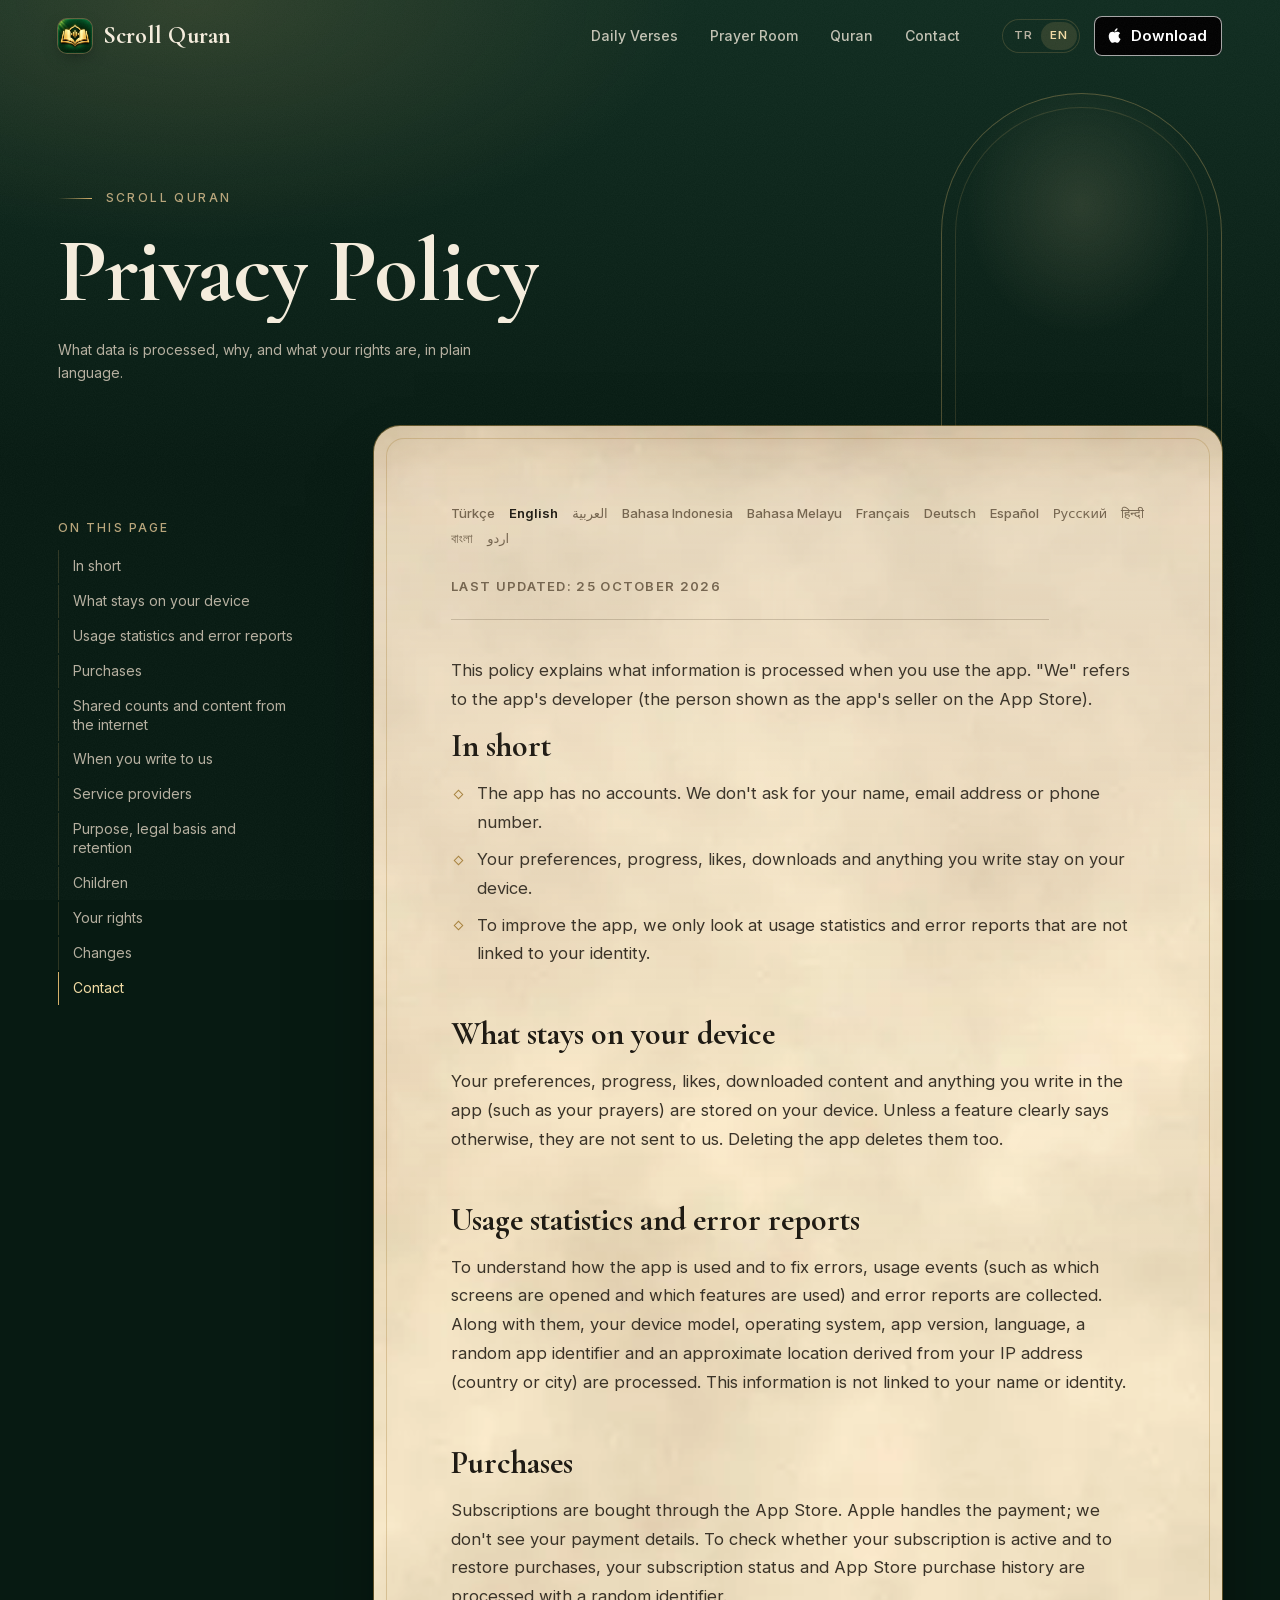
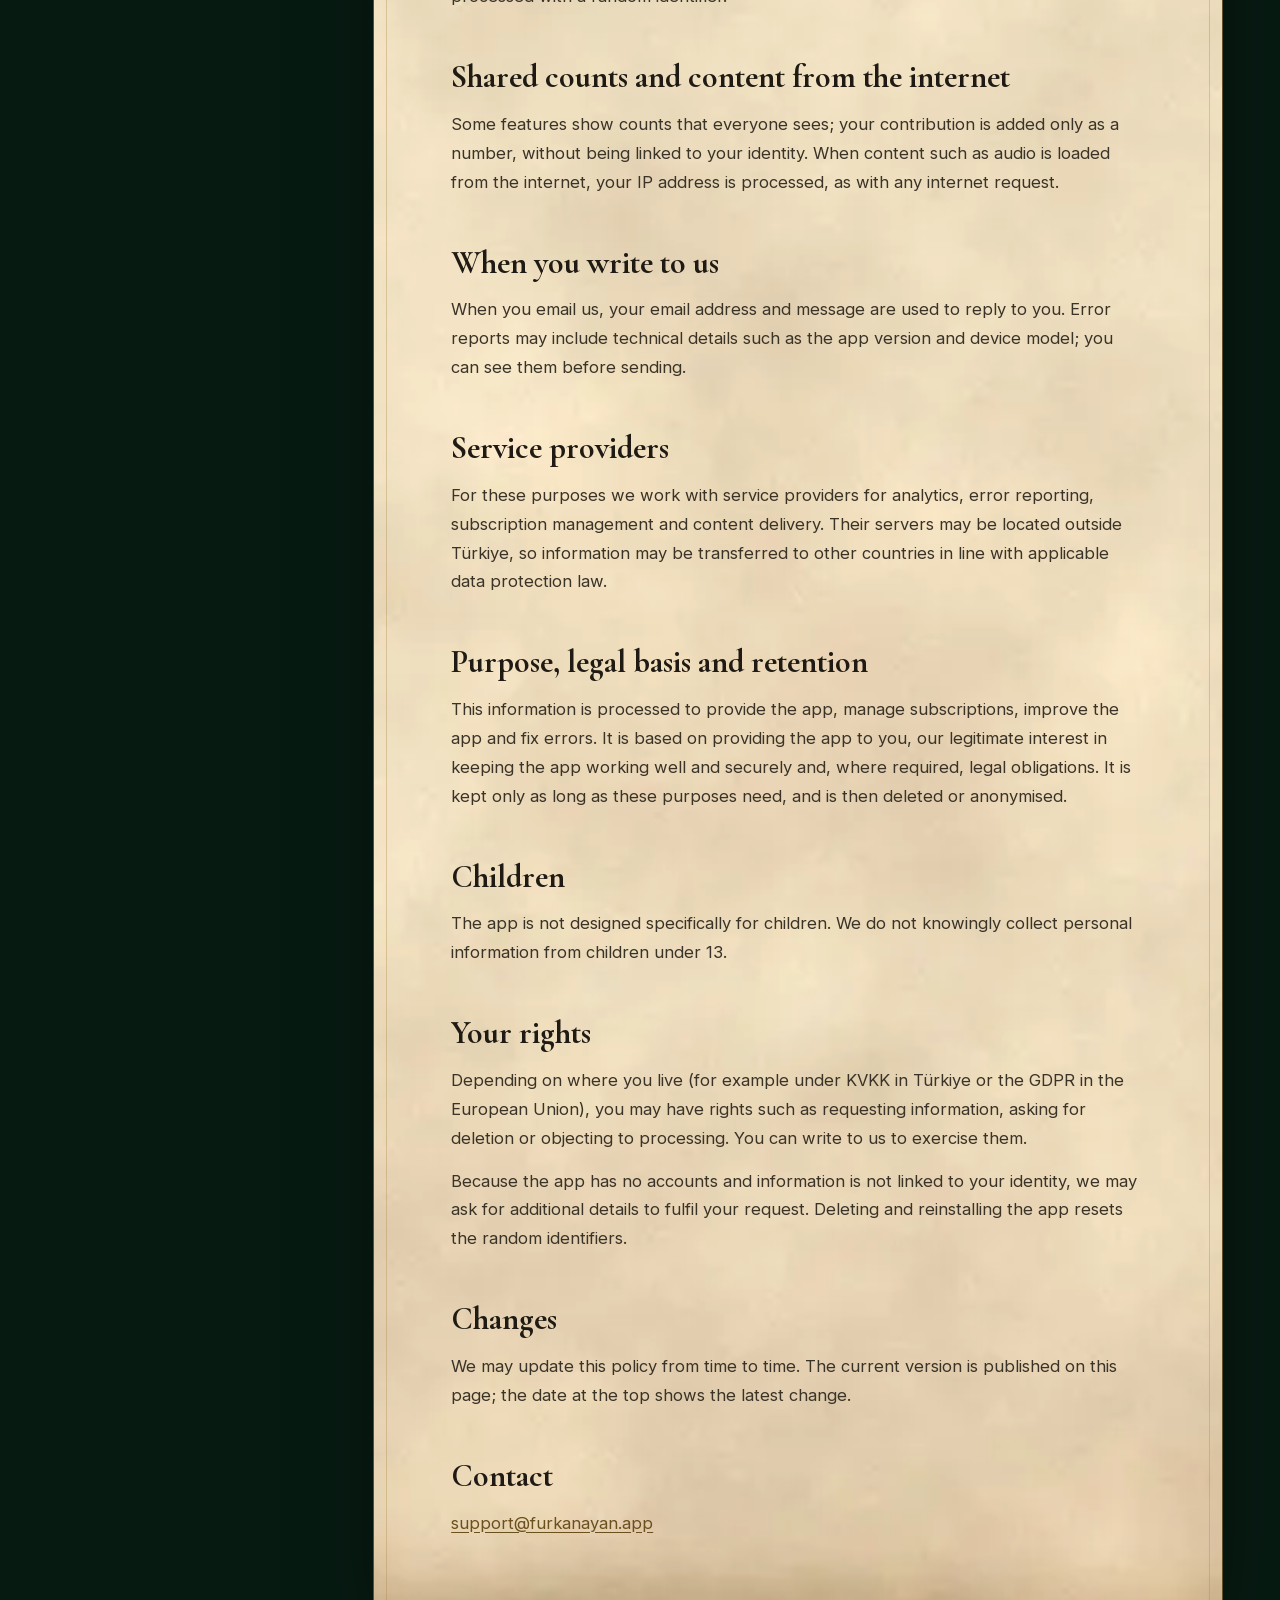
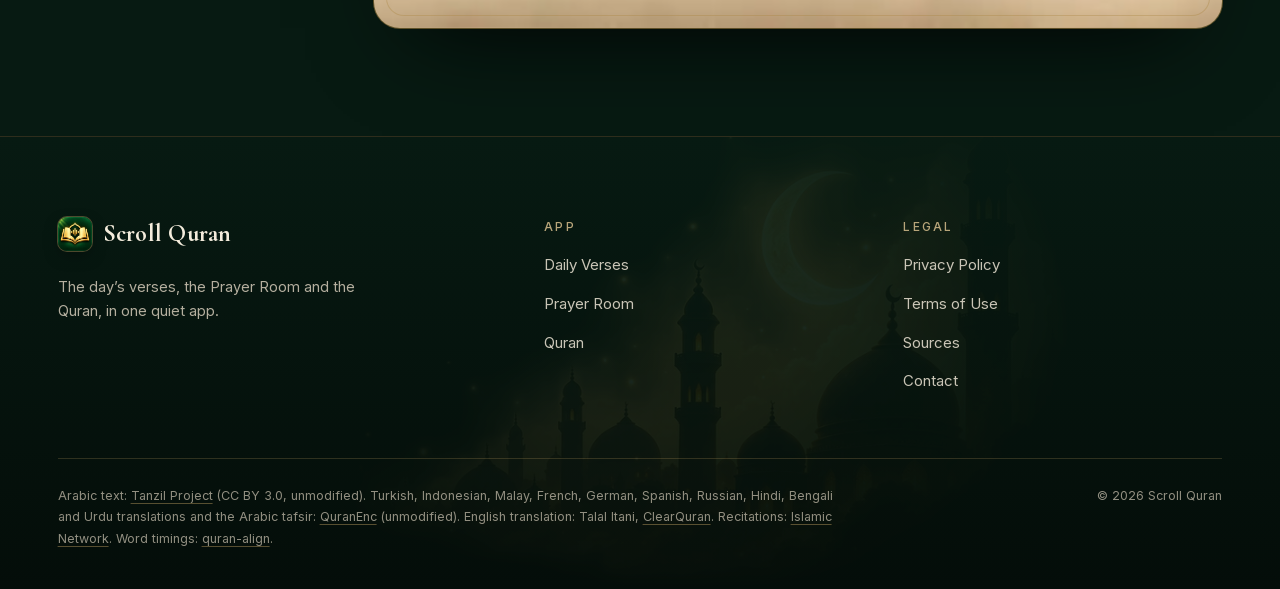
<file: scroll-quran/privacy/index.html>
<!doctype html>
<html lang="tr">
<head>
  <meta charset="utf-8">
  <meta name="viewport" content="width=device-width, initial-scale=1, viewport-fit=cover">
  <title data-i18n="meta.title.privacy">Gizlilik Politikası · Scroll Quran</title>
  <meta name="description" content="Scroll Quran’ın hangi verileri neden işlediği ve hakların." data-i18n-attr="content:meta.desc.privacy">
  <meta name="theme-color" content="#071a12">
  <link rel="icon" href="../assets/img/favicon-32.png" sizes="32x32" type="image/png">
  <link rel="apple-touch-icon" href="../assets/img/apple-touch-icon.png">
  <link rel="preload" href="../assets/fonts/CormorantGaramond-Bold.woff2" as="font" type="font/woff2" crossorigin>
  <link rel="stylesheet" href="../assets/css/site.css">
  <script src="../assets/js/i18n.js"></script>
  <script src="../assets/js/main.js" defer></script>
</head>
<body>
  <svg width="0" height="0" style="position:absolute" aria-hidden="true">
    <symbol id="i-apple" viewBox="0 0 24 24"><path fill="currentColor" d="M16.37 12.73c-.03-2.6 2.13-3.86 2.22-3.92-1.21-1.77-3.09-2.01-3.76-2.04-1.6-.16-3.12.94-3.94.94-.81 0-2.06-.92-3.39-.9-1.74.03-3.35 1.01-4.25 2.57-1.81 3.14-.46 7.8 1.3 10.35.86 1.25 1.89 2.65 3.24 2.6 1.3-.05 1.79-.84 3.36-.84 1.57 0 2.01.84 3.38.81 1.4-.02 2.29-1.27 3.14-2.53.99-1.45 1.4-2.85 1.42-2.93-.03-.01-2.72-1.04-2.75-4.14ZM13.78 5.1c.71-.87 1.2-2.07 1.06-3.27-1.03.04-2.28.69-3.02 1.55-.66.76-1.24 1.99-1.09 3.16 1.15.09 2.33-.58 3.05-1.44Z"/></symbol>
    <symbol id="i-close" viewBox="0 0 14 14"><path fill="none" stroke-linecap="round" d="M1 1l12 12M13 1 1 13"/></symbol>
  </svg>

  <a class="skip" href="#main" data-i18n="skip">İçeriğe geç</a>

  <header class="nav" data-nav>
    <div class="nav__inner wrap">
      <a class="brand" href="../">
        <img src="../assets/img/app-icon.webp" alt="" width="34" height="34">
        <span>Scroll Quran</span>
      </a>
      <nav class="nav__links" aria-label="Scroll Quran">
        <a href="../#verses" data-i18n="nav.verses">Günün Ayetleri</a>
        <a href="../#prayer" data-i18n="nav.prayer">Dua Odası</a>
        <a href="../#quran" data-i18n="nav.quran">Kur’an</a>
        <button type="button" data-contact data-i18n="nav.contact">İletişim</button>
      </nav>
      <div class="nav__end">
        <div class="lang" role="group" aria-label="Dil · Language">
          <button type="button" data-lang="tr" aria-pressed="true">TR</button>
          <button type="button" data-lang="en" aria-pressed="false">EN</button>
        </div>
        <a class="store store--sm" href="https://apps.apple.com/app/id6818659276"><svg aria-hidden="true"><use href="#i-apple"/></svg><span data-i18n="nav.download">İndir</span></a>
        <button class="nav__toggle" type="button" aria-expanded="false" aria-controls="menu" data-i18n-attr="aria-label:nav.menu" aria-label="Menü"><span></span><span></span></button>
      </div>
    </div>
  </header>

  <div class="menu" id="menu" data-menu>
    <ol>
      <li><a href="../" data-i18n="nav.home">Ana sayfa</a></li>
      <li><a href="../privacy/" data-i18n="nav.privacy">Gizlilik</a></li>
      <li><a href="../terms/" data-i18n="nav.terms">Koşullar</a></li>
      <li><button type="button" data-contact data-i18n="nav.contact">İletişim</button></li>
    </ol>
    <div class="menu__foot">
      <div class="lang" role="group" aria-label="Dil · Language">
        <button type="button" data-lang="tr" aria-pressed="true">TR</button>
        <button type="button" data-lang="en" aria-pressed="false">EN</button>
      </div>
      <a class="store store--sm" href="https://apps.apple.com/app/id6818659276"><svg aria-hidden="true"><use href="#i-apple"/></svg><span data-i18n="nav.download">İndir</span></a>
    </div>
  </div>

  <main id="main">
    <section class="legal-hero">
      <div class="wrap">
        <p class="eyebrow" lang="en" data-reveal>Scroll Quran</p>
        <h1 class="display" data-split data-legal-title data-i18n="legal.privacy">Gizlilik Politikası</h1>
        <p class="lead legal-hero__meta" data-reveal style="--d: 300ms" data-legal-lead data-i18n="legal.privacy_lead">Hangi verinin neden işlendiğini ve haklarını sade bir dille anlattık.</p>
      </div>
      <span class="legal-hero__arch" aria-hidden="true"></span>
    </section>

    <section class="legal">
      <div class="wrap legal__grid">
        <aside class="legal__toc">
          <h2 data-i18n="legal.toc">Bu sayfada</h2>
          <ol data-toc></ol>
        </aside>
        <div class="paper">
          <!-- legal -->
          <nav class="legal__langs" aria-label="Languages"><a href="?lang=tr" hreflang="tr" lang="tr" data-legal-lang="tr">Türkçe</a><a href="?lang=en" hreflang="en" lang="en" data-legal-lang="en">English</a><a href="?lang=ar" hreflang="ar" lang="ar" data-legal-lang="ar">العربية</a><a href="?lang=id" hreflang="id" lang="id" data-legal-lang="id">Bahasa Indonesia</a><a href="?lang=ms" hreflang="ms" lang="ms" data-legal-lang="ms">Bahasa Melayu</a><a href="?lang=fr" hreflang="fr" lang="fr" data-legal-lang="fr">Français</a><a href="?lang=de" hreflang="de" lang="de" data-legal-lang="de">Deutsch</a><a href="?lang=es" hreflang="es" lang="es" data-legal-lang="es">Español</a><a href="?lang=ru" hreflang="ru" lang="ru" data-legal-lang="ru">Русский</a><a href="?lang=hi" hreflang="hi" lang="hi" data-legal-lang="hi">हिन्दी</a><a href="?lang=bn" hreflang="bn" lang="bn" data-legal-lang="bn">বাংলা</a><a href="?lang=ur" hreflang="ur" lang="ur" data-legal-lang="ur">اردو</a></nav>
          <article data-lang-block="tr" lang="tr" dir="ltr" data-title="Gizlilik Politikası">
            <p class="updated">Son güncelleme: 25 Ekim 2026</p>
            <p>Bu politika, uygulamayı kullanırken hangi bilgilerin işlendiğini açıklar. Metinde "biz", uygulamanın geliştiricisini ifade eder (App Store'da uygulamanın satıcısı olarak görünen kişi).</p>
            <h2>Kısaca</h2>
            <ul><li>Uygulamada hesap yoktur. Adınızı, e-posta adresinizi ya da telefon numaranızı istemeyiz.</li><li>Tercihleriniz, ilerlemeniz, beğendikleriniz, indirdikleriniz ve yazdıklarınız cihazınızda kalır.</li><li>Uygulamayı geliştirmek için yalnızca kimliğinizle ilişkilendirilmeyen kullanım istatistiklerine ve hata raporlarına bakarız.</li></ul>
            <h2>Cihazınızda kalanlar</h2>
            <p>Tercihleriniz, ilerlemeniz, beğendikleriniz, indirdiğiniz içerikler ve uygulamada yazdıklarınız (örneğin dualarınız) cihazınızda saklanır. Bir özellik aksini açıkça belirtmedikçe bunlar bize gönderilmez. Uygulamayı sildiğinizde bu bilgiler de silinir.</p>
            <h2>Kullanım istatistikleri ve hata raporları</h2>
            <p>Uygulamanın nasıl kullanıldığını anlamak ve hataları düzeltmek için, hangi ekranların açıldığı ve hangi özelliklerin kullanıldığı gibi kullanım olayları ile hata raporları toplanır. Bunlarla birlikte cihaz modeli, işletim sistemi, uygulama sürümü, dil, rastgele bir uygulama kimliği ve IP adresinden çıkarılan yaklaşık konum (ülke ya da şehir) işlenir. Bu bilgiler adınızla ya da kimliğinizle ilişkilendirilmez.</p>
            <h2>Satın almalar</h2>
            <p>Abonelikler App Store üzerinden alınır. Ödemeyi Apple işler; ödeme bilgilerinizi görmeyiz. Aboneliğin etkin olup olmadığını denetlemek ve satın almaları geri yüklemek için abonelik durumunuz ve App Store satın alma geçmişiniz rastgele bir kimlikle işlenir.</p>
            <h2>Ortak sayılar ve internetten yüklenen içerik</h2>
            <p>Bazı özellikler herkesin gördüğü ortak sayılar gösterir; bunlara katkınız kimliğinizle ilişkilendirilmeden, yalnızca sayı olarak eklenir. Sesler gibi içerikler internetten yüklenirken, her internet isteğinde olduğu gibi IP adresiniz işlenir.</p>
            <h2>Bize yazdığınızda</h2>
            <p>Bize e-postayla yazdığınızda e-posta adresiniz ve mesajınız size yanıt vermek için kullanılır. Hata bildirimlerine uygulama sürümü ve cihaz modeli gibi teknik bilgiler eklenebilir; bunları göndermeden önce görebilirsiniz.</p>
            <h2>Hizmet sağlayıcılar</h2>
            <p>Bu işlemler için analiz, hata raporlama, abonelik yönetimi ve içerik dağıtımı alanlarında hizmet sağlayıcılarla çalışırız. Sağlayıcıların sunucuları Türkiye dışında bulunabilir; bilgiler yürürlükteki mevzuata uygun olarak bu ülkelere aktarılabilir.</p>
            <h2>Amaç, dayanak ve süre</h2>
            <p>Bu bilgiler uygulamayı sunmak, aboneliği yönetmek, uygulamayı geliştirmek ve hataları düzeltmek için işlenir. Dayanağı; uygulamanın size sunulması, uygulamanın iyi ve güvenli çalışmasına yönelik meşru menfaatimiz ve gerektiğinde yasal yükümlülüklerdir. Bilgiler yalnızca bu amaçlar için gereken süre boyunca tutulur; ardından silinir ya da anonim hale getirilir.</p>
            <h2>Çocuklar</h2>
            <p>Uygulama çocuklara özel olarak tasarlanmamıştır. 13 yaşından küçük çocuklardan bilerek kişisel bilgi toplamayız.</p>
            <h2>Haklarınız</h2>
            <p>Bulunduğunuz yerdeki mevzuat (örneğin KVKK ya da GDPR) kapsamında bilgi isteme, silme ya da itiraz etme gibi haklarınız için bize yazabilirsiniz.</p>
            <p>Hesap olmadığından ve bilgiler kimliğinizle ilişkilendirilmediğinden, talebinizi yerine getirebilmek için ek bilgi isteyebiliriz. Uygulamayı silip yeniden yüklemek, rastgele kimlikleri sıfırlar.</p>
            <h2>Değişiklikler</h2>
            <p>Bu politikayı zaman zaman güncelleyebiliriz. Güncel hali bu sayfada yayımlanır; üstteki tarih son değişikliği gösterir.</p>
            <h2>İletişim</h2>
            <p><a href="mailto:support@furkanayan.app">support@furkanayan.app</a></p>
          </article>
          <article data-lang-block="en" lang="en" dir="ltr" data-title="Privacy Policy" hidden>
            <p class="updated">Last updated: 25 October 2026</p>
            <p>This policy explains what information is processed when you use the app. "We" refers to the app's developer (the person shown as the app's seller on the App Store).</p>
            <h2>In short</h2>
            <ul><li>The app has no accounts. We don't ask for your name, email address or phone number.</li><li>Your preferences, progress, likes, downloads and anything you write stay on your device.</li><li>To improve the app, we only look at usage statistics and error reports that are not linked to your identity.</li></ul>
            <h2>What stays on your device</h2>
            <p>Your preferences, progress, likes, downloaded content and anything you write in the app (such as your prayers) are stored on your device. Unless a feature clearly says otherwise, they are not sent to us. Deleting the app deletes them too.</p>
            <h2>Usage statistics and error reports</h2>
            <p>To understand how the app is used and to fix errors, usage events (such as which screens are opened and which features are used) and error reports are collected. Along with them, your device model, operating system, app version, language, a random app identifier and an approximate location derived from your IP address (country or city) are processed. This information is not linked to your name or identity.</p>
            <h2>Purchases</h2>
            <p>Subscriptions are bought through the App Store. Apple handles the payment; we don't see your payment details. To check whether your subscription is active and to restore purchases, your subscription status and App Store purchase history are processed with a random identifier.</p>
            <h2>Shared counts and content from the internet</h2>
            <p>Some features show counts that everyone sees; your contribution is added only as a number, without being linked to your identity. When content such as audio is loaded from the internet, your IP address is processed, as with any internet request.</p>
            <h2>When you write to us</h2>
            <p>When you email us, your email address and message are used to reply to you. Error reports may include technical details such as the app version and device model; you can see them before sending.</p>
            <h2>Service providers</h2>
            <p>For these purposes we work with service providers for analytics, error reporting, subscription management and content delivery. Their servers may be located outside Türkiye, so information may be transferred to other countries in line with applicable data protection law.</p>
            <h2>Purpose, legal basis and retention</h2>
            <p>This information is processed to provide the app, manage subscriptions, improve the app and fix errors. It is based on providing the app to you, our legitimate interest in keeping the app working well and securely and, where required, legal obligations. It is kept only as long as these purposes need, and is then deleted or anonymised.</p>
            <h2>Children</h2>
            <p>The app is not designed specifically for children. We do not knowingly collect personal information from children under 13.</p>
            <h2>Your rights</h2>
            <p>Depending on where you live (for example under KVKK in Türkiye or the GDPR in the European Union), you may have rights such as requesting information, asking for deletion or objecting to processing. You can write to us to exercise them.</p>
            <p>Because the app has no accounts and information is not linked to your identity, we may ask for additional details to fulfil your request. Deleting and reinstalling the app resets the random identifiers.</p>
            <h2>Changes</h2>
            <p>We may update this policy from time to time. The current version is published on this page; the date at the top shows the latest change.</p>
            <h2>Contact</h2>
            <p><a href="mailto:support@furkanayan.app">support@furkanayan.app</a></p>
          </article>
          <article data-lang-block="ar" lang="ar" dir="rtl" data-title="سياسة الخصوصية" hidden>
            <p class="updated">آخر تحديث: ٢٥ أكتوبر ٢٠٢٦</p>
            <p>توضح هذه السياسة المعلومات التي تُعالَج عند استخدامك للتطبيق. ويُقصد بكلمة "نحن" مطوّر التطبيق (الشخص الذي يظهر بصفته بائع التطبيق في App Store).</p>
            <h2>باختصار</h2>
            <ul><li>لا يتضمن التطبيق أي حسابات. ولا نطلب منك اسمك أو عنوان بريدك الإلكتروني أو رقم هاتفك.</li><li>تبقى تفضيلاتك وتقدّمك وإعجاباتك وتنزيلاتك وكل ما تكتبه على جهازك.</li><li>لتحسين التطبيق، لا نطّلع إلا على إحصاءات الاستخدام وتقارير الأخطاء التي لا ترتبط بهويتك.</li></ul>
            <h2>ما يبقى على جهازك</h2>
            <p>تُحفظ على جهازك تفضيلاتك وتقدّمك وإعجاباتك والمحتوى الذي نزّلته وكل ما تكتبه في التطبيق (مثل أدعيتك). ولا يُرسَل شيء من ذلك إلينا ما لم توضّح إحدى الميزات صراحةً خلاف ذلك. وعند حذف التطبيق يُحذف ذلك كله أيضًا.</p>
            <h2>إحصاءات الاستخدام وتقارير الأخطاء</h2>
            <p>لفهم كيفية استخدام التطبيق ولإصلاح الأخطاء، تُجمع أحداث الاستخدام (مثل الشاشات التي تُفتح والميزات التي تُستخدم) وتقارير الأخطاء. ويُعالَج معها طراز جهازك ونظام التشغيل وإصدار التطبيق واللغة ومعرّف عشوائي خاص بالتطبيق وموقع تقريبي مستنتج من عنوان IP الخاص بك (البلد أو المدينة). ولا تُربط هذه المعلومات باسمك أو بهويتك.</p>
            <h2>المشتريات</h2>
            <p>تُشترى الاشتراكات عبر App Store. وتتولى Apple عملية الدفع، فلا نطّلع على بيانات الدفع الخاصة بك. وللتحقق مما إذا كان اشتراكك فعّالًا ولاستعادة المشتريات، تُعالَج حالة اشتراكك وسجل مشترياتك في App Store باستخدام معرّف عشوائي.</p>
            <h2>الأعداد المشتركة والمحتوى المحمَّل من الإنترنت</h2>
            <p>تعرض بعض الميزات أعدادًا يراها الجميع، وتُضاف مساهمتك فيها رقمًا فقط، دون أن تُربط بهويتك. وعند تحميل محتوى من الإنترنت، كالمقاطع الصوتية، يُعالَج عنوان IP الخاص بك، كما هو الحال في أي طلب عبر الإنترنت.</p>
            <h2>عندما تراسلنا</h2>
            <p>عندما تراسلنا عبر البريد الإلكتروني، يُستخدم عنوان بريدك الإلكتروني ورسالتك للرد عليك. وقد تتضمن بلاغات الأخطاء تفاصيل تقنية مثل إصدار التطبيق وطراز الجهاز، ويمكنك الاطلاع عليها قبل الإرسال.</p>
            <h2>مزوّدو الخدمات</h2>
            <p>لهذه الأغراض نتعامل مع مزوّدي خدمات في مجالات التحليلات وتقارير الأخطاء وإدارة الاشتراكات وتوصيل المحتوى. وقد تقع خوادمهم خارج تركيا، ولذا قد تُنقل المعلومات إلى بلدان أخرى وفقًا لقوانين حماية البيانات المعمول بها.</p>
            <h2>الغرض والأساس القانوني ومدة الاحتفاظ</h2>
            <p>تُعالَج هذه المعلومات لتقديم التطبيق وإدارة الاشتراكات وتحسين التطبيق وإصلاح الأخطاء. وتستند معالجتها إلى تقديم التطبيق لك، وإلى مصلحتنا المشروعة في أن يعمل التطبيق على نحو جيد وآمن، وإلى الالتزامات القانونية عند الاقتضاء. ولا يُحتفظ بها إلا طوال المدة التي تقتضيها هذه الأغراض، ثم تُحذف أو تُجعل مجهولة الهوية.</p>
            <h2>الأطفال</h2>
            <p>لم يُصمَّم التطبيق خصيصًا للأطفال. ولا نجمع عن علم معلومات شخصية من الأطفال دون سن ١٣ عامًا.</p>
            <h2>حقوقك</h2>
            <p>بحسب مكان إقامتك (مثلًا بموجب قانون KVKK في تركيا أو اللائحة العامة لحماية البيانات GDPR في الاتحاد الأوروبي)، قد تكون لك حقوق مثل طلب المعلومات أو طلب الحذف أو الاعتراض على المعالجة. ويمكنك مراسلتنا لممارسة هذه الحقوق.</p>
            <p>ولأن التطبيق لا يتضمن حسابات ولا تُربط المعلومات بهويتك، فقد نطلب منك تفاصيل إضافية لتلبية طلبك. ويؤدي حذف التطبيق وإعادة تثبيته إلى إعادة تعيين المعرّفات العشوائية.</p>
            <h2>التغييرات</h2>
            <p>قد نحدّث هذه السياسة من وقت لآخر. وتُنشر النسخة الحالية في هذه الصفحة، ويشير التاريخ في الأعلى إلى آخر تغيير.</p>
            <h2>التواصل</h2>
            <p><a href="mailto:support@furkanayan.app">support@furkanayan.app</a></p>
          </article>
          <article data-lang-block="id" lang="id" dir="ltr" data-title="Kebijakan Privasi" hidden>
            <p class="updated">Terakhir diperbarui: 25 Oktober 2026</p>
            <p>Kebijakan ini menjelaskan informasi apa saja yang diproses saat Anda menggunakan aplikasi. "Kami" berarti pengembang aplikasi (orang yang tercantum sebagai penjual aplikasi di App Store).</p>
            <h2>Ringkasnya</h2>
            <ul><li>Aplikasi ini tidak memiliki akun. Kami tidak meminta nama, alamat email, atau nomor telepon Anda.</li><li>Preferensi, kemajuan, konten yang Anda sukai, unduhan, dan apa pun yang Anda tulis tetap berada di perangkat Anda.</li><li>Untuk menyempurnakan aplikasi, kami hanya melihat statistik penggunaan dan laporan kesalahan yang tidak dikaitkan dengan identitas Anda.</li></ul>
            <h2>Yang tetap berada di perangkat Anda</h2>
            <p>Preferensi, kemajuan, konten yang Anda sukai dan unduh, serta apa pun yang Anda tulis di aplikasi (misalnya doa Anda) disimpan di perangkat Anda. Kecuali jika suatu fitur dengan jelas menyatakan sebaliknya, semua itu tidak dikirimkan kepada kami. Saat aplikasi dihapus, semua itu juga ikut terhapus.</p>
            <h2>Statistik penggunaan dan laporan kesalahan</h2>
            <p>Untuk memahami cara aplikasi digunakan dan untuk memperbaiki kesalahan, peristiwa penggunaan (misalnya layar mana yang dibuka dan fitur mana yang digunakan) serta laporan kesalahan dikumpulkan. Bersamaan dengan itu, model perangkat, sistem operasi, versi aplikasi, bahasa, sebuah pengenal aplikasi acak, dan perkiraan lokasi yang diperoleh dari alamat IP Anda (negara atau kota) juga diproses. Informasi ini tidak dikaitkan dengan nama atau identitas Anda.</p>
            <h2>Pembelian</h2>
            <p>Langganan dibeli melalui App Store. Pembayaran ditangani oleh Apple; kami tidak melihat detail pembayaran Anda. Untuk memeriksa apakah langganan Anda aktif dan untuk memulihkan pembelian, status langganan dan riwayat pembelian App Store Anda diproses dengan sebuah pengenal acak.</p>
            <h2>Jumlah bersama dan konten dari internet</h2>
            <p>Beberapa fitur menampilkan jumlah yang dapat dilihat semua orang; kontribusi Anda hanya ditambahkan sebagai angka, tanpa dikaitkan dengan identitas Anda. Saat konten seperti audio dimuat dari internet, alamat IP Anda diproses, sama seperti pada setiap permintaan internet.</p>
            <h2>Saat Anda menghubungi kami</h2>
            <p>Saat Anda mengirim email kepada kami, alamat email dan pesan Anda digunakan untuk membalas Anda. Laporan masalah dapat menyertakan detail teknis seperti versi aplikasi dan model perangkat; Anda dapat melihatnya sebelum mengirimkannya.</p>
            <h2>Penyedia layanan</h2>
            <p>Untuk keperluan ini, kami bekerja sama dengan penyedia layanan di bidang analitik, pelaporan kesalahan, pengelolaan langganan, dan pengiriman konten. Server mereka mungkin berada di luar Turki, sehingga informasi dapat ditransfer ke negara lain sesuai dengan hukum pelindungan data yang berlaku.</p>
            <h2>Tujuan, dasar hukum, dan masa penyimpanan</h2>
            <p>Informasi ini diproses untuk menyediakan aplikasi, mengelola langganan, menyempurnakan aplikasi, dan memperbaiki kesalahan. Dasar pemrosesannya adalah penyediaan aplikasi kepada Anda, kepentingan sah kami dalam menjaga aplikasi tetap berjalan dengan baik dan aman, serta kewajiban hukum bila diperlukan. Informasi hanya disimpan selama diperlukan untuk tujuan tersebut, lalu dihapus atau dianonimkan.</p>
            <h2>Anak‑anak</h2>
            <p>Aplikasi ini tidak dirancang khusus untuk anak‑anak. Kami tidak dengan sengaja mengumpulkan informasi pribadi dari anak‑anak di bawah usia 13 tahun.</p>
            <h2>Hak Anda</h2>
            <p>Bergantung pada tempat tinggal Anda (misalnya berdasarkan KVKK di Turki atau GDPR di Uni Eropa), Anda mungkin memiliki hak seperti meminta informasi, meminta penghapusan, atau mengajukan keberatan atas pemrosesan. Anda dapat menghubungi kami untuk menggunakan hak tersebut.</p>
            <p>Karena aplikasi ini tidak memiliki akun dan informasi tidak dikaitkan dengan identitas Anda, kami mungkin meminta detail tambahan untuk memenuhi permintaan Anda. Menghapus lalu memasang ulang aplikasi akan mengatur ulang pengenal acak.</p>
            <h2>Perubahan</h2>
            <p>Kami dapat memperbarui kebijakan ini dari waktu ke waktu. Versi terbaru dipublikasikan di halaman ini; tanggal di bagian atas menunjukkan perubahan terakhir.</p>
            <h2>Kontak</h2>
            <p><a href="mailto:support@furkanayan.app">support@furkanayan.app</a></p>
          </article>
          <article data-lang-block="ms" lang="ms" dir="ltr" data-title="Dasar Privasi" hidden>
            <p class="updated">Kemas kini terakhir: 25 Oktober 2026</p>
            <p>Dasar ini menerangkan maklumat yang diproses semasa anda menggunakan aplikasi. "Kami" merujuk kepada pembangun aplikasi (individu yang dinyatakan sebagai penjual aplikasi di App Store).</p>
            <h2>Ringkasnya</h2>
            <ul><li>Aplikasi ini tidak mempunyai akaun. Kami tidak meminta nama, alamat e‑mel atau nombor telefon anda.</li><li>Pilihan, kemajuan, kegemaran, muat turun dan apa‑apa yang anda tulis kekal pada peranti anda.</li><li>Untuk menambah baik aplikasi, kami hanya melihat statistik penggunaan dan laporan ralat yang tidak dikaitkan dengan identiti anda.</li></ul>
            <h2>Perkara yang kekal pada peranti anda</h2>
            <p>Pilihan, kemajuan dan kegemaran anda, kandungan yang anda muat turun serta apa‑apa yang anda tulis dalam aplikasi (seperti doa anda) disimpan pada peranti anda. Melainkan sesuatu ciri menyatakan sebaliknya dengan jelas, semua ini tidak dihantar kepada kami. Apabila aplikasi dipadam, semua ini turut dipadam.</p>
            <h2>Statistik penggunaan dan laporan ralat</h2>
            <p>Untuk memahami cara aplikasi digunakan dan untuk membaiki ralat, peristiwa penggunaan (seperti skrin yang dibuka dan ciri yang digunakan) serta laporan ralat dikumpulkan. Bersama‑sama itu, model peranti anda, sistem pengendalian, versi aplikasi, bahasa, satu pengecam aplikasi rawak dan anggaran lokasi yang diperoleh daripada alamat IP anda (negara atau bandar) turut diproses. Maklumat ini tidak dikaitkan dengan nama atau identiti anda.</p>
            <h2>Pembelian</h2>
            <p>Langganan dibeli melalui App Store. Pembayaran dikendalikan oleh Apple; kami tidak melihat butiran pembayaran anda. Untuk menyemak sama ada langganan anda aktif dan untuk memulihkan pembelian, status langganan dan sejarah pembelian App Store anda diproses dengan satu pengecam rawak.</p>
            <h2>Kiraan bersama dan kandungan dari internet</h2>
            <p>Sesetengah ciri memaparkan kiraan yang dilihat oleh semua orang; sumbangan anda ditambah sebagai nombor sahaja, tanpa dikaitkan dengan identiti anda. Apabila kandungan seperti audio dimuatkan dari internet, alamat IP anda diproses, sama seperti setiap permintaan internet.</p>
            <h2>Apabila anda menghubungi kami</h2>
            <p>Apabila anda menghantar e‑mel kepada kami, alamat e‑mel dan mesej anda digunakan untuk membalas anda. Laporan masalah mungkin menyertakan butiran teknikal seperti versi aplikasi dan model peranti; anda boleh melihatnya sebelum menghantar.</p>
            <h2>Penyedia perkhidmatan</h2>
            <p>Bagi tujuan ini, kami bekerjasama dengan penyedia perkhidmatan untuk analitik, pelaporan ralat, pengurusan langganan dan penghantaran kandungan. Pelayan mereka mungkin terletak di luar Turkiye, jadi maklumat mungkin dipindahkan ke negara lain selaras dengan undang‑undang perlindungan data yang terpakai.</p>
            <h2>Tujuan, asas undang‑undang dan tempoh simpanan</h2>
            <p>Maklumat ini diproses untuk menyediakan aplikasi, mengurus langganan, menambah baik aplikasi dan membaiki ralat. Asasnya ialah penyediaan aplikasi kepada anda, kepentingan sah kami untuk memastikan aplikasi berfungsi dengan baik serta selamat, dan kewajipan undang‑undang jika diperlukan. Maklumat disimpan hanya selama yang diperlukan bagi tujuan ini, kemudian dipadam atau dijadikan tanpa nama.</p>
            <h2>Kanak‑kanak</h2>
            <p>Aplikasi ini tidak direka khusus untuk kanak‑kanak. Kami tidak dengan sengaja mengumpul maklumat peribadi daripada kanak‑kanak di bawah umur 13 tahun.</p>
            <h2>Hak anda</h2>
            <p>Bergantung pada tempat anda tinggal (contohnya di bawah KVKK di Turkiye atau GDPR di Kesatuan Eropah), anda mungkin mempunyai hak seperti meminta maklumat, meminta pemadaman atau membantah pemprosesan. Anda boleh menghubungi kami untuk menggunakan hak tersebut.</p>
            <p>Oleh sebab aplikasi ini tidak mempunyai akaun dan maklumat tidak dikaitkan dengan identiti anda, kami mungkin meminta butiran tambahan untuk memenuhi permintaan anda. Memadam dan memasang semula aplikasi akan menetapkan semula pengecam rawak.</p>
            <h2>Perubahan</h2>
            <p>Kami mungkin mengemas kini dasar ini dari semasa ke semasa. Versi terkini diterbitkan di halaman ini; tarikh di bahagian atas menunjukkan perubahan terakhir.</p>
            <h2>Hubungi</h2>
            <p><a href="mailto:support@furkanayan.app">support@furkanayan.app</a></p>
          </article>
          <article data-lang-block="fr" lang="fr" dir="ltr" data-title="Politique de confidentialité" hidden>
            <p class="updated">Dernière mise à jour : 25 octobre 2026</p>
            <p>Cette politique explique quelles informations sont traitées lorsque vous utilisez l’application. Dans ce texte, « nous » désigne le développeur de l’application (la personne indiquée comme vendeur de l’application sur l’App Store).</p>
            <h2>En bref</h2>
            <ul><li>L’application ne comporte pas de compte utilisateur. Nous ne vous demandons ni votre nom, ni votre adresse e‑mail, ni votre numéro de téléphone.</li><li>Vos préférences, votre progression, ce que vous avez aimé, vos téléchargements et tout ce que vous écrivez restent sur votre appareil.</li><li>Pour améliorer l’application, nous consultons uniquement des statistiques d’utilisation et des rapports d’erreur qui ne sont pas liés à votre identité.</li></ul>
            <h2>Ce qui reste sur votre appareil</h2>
            <p>Vos préférences, votre progression, ce que vous avez aimé, les contenus téléchargés et tout ce que vous écrivez dans l’application (par exemple vos invocations) sont enregistrés sur votre appareil. Sauf mention contraire explicite d’une fonctionnalité, ils ne nous sont pas envoyés. Supprimer l’application les supprime également.</p>
            <h2>Statistiques d’utilisation et rapports d’erreur</h2>
            <p>Pour comprendre comment l’application est utilisée et corriger les erreurs, des événements d’utilisation (par exemple les écrans ouverts et les fonctionnalités utilisées) et des rapports d’erreur sont collectés. Sont traités en même temps le modèle de votre appareil, le système d’exploitation, la version de l’application, la langue, un identifiant d’application aléatoire et une localisation approximative déduite de votre adresse IP (pays ou ville). Ces informations ne sont liées ni à votre nom ni à votre identité.</p>
            <h2>Achats</h2>
            <p>Les abonnements s’achètent sur l’App Store. Apple gère le paiement ; nous ne voyons pas vos données de paiement. Pour vérifier si votre abonnement est actif et pour restaurer vos achats, le statut de votre abonnement et votre historique d’achats sur l’App Store sont traités sous un identifiant aléatoire.</p>
            <h2>Compteurs communs et contenus chargés depuis Internet</h2>
            <p>Certaines fonctionnalités affichent des compteurs visibles par tous ; votre contribution n’y est ajoutée que sous forme de nombre, sans être liée à votre identité. Lorsque des contenus comme l’audio sont chargés depuis Internet, votre adresse IP est traitée, comme lors de toute requête sur Internet.</p>
            <h2>Lorsque vous nous écrivez</h2>
            <p>Lorsque vous nous envoyez un e‑mail, votre adresse e‑mail et votre message servent à vous répondre. Les signalements de problème peuvent inclure des informations techniques, comme la version de l’application et le modèle de l’appareil ; vous pouvez les voir avant l’envoi.</p>
            <h2>Prestataires de services</h2>
            <p>Pour ces traitements, nous faisons appel à des prestataires de services d’analyse, de signalement d’erreurs, de gestion des abonnements et de diffusion de contenus. Leurs serveurs peuvent se trouver hors de Turquie ; les informations peuvent donc être transférées vers d’autres pays, conformément à la législation applicable en matière de protection des données.</p>
            <h2>Finalités, base légale et durée de conservation</h2>
            <p>Ces informations sont traitées pour fournir l’application, gérer les abonnements, améliorer l’application et corriger les erreurs. Ce traitement repose sur la nécessité de vous fournir l’application, sur notre intérêt légitime à ce qu’elle fonctionne bien et en toute sécurité et, le cas échéant, sur des obligations légales. Les informations ne sont conservées que le temps nécessaire à ces finalités, puis elles sont supprimées ou anonymisées.</p>
            <h2>Enfants</h2>
            <p>L’application n’est pas spécialement conçue pour les enfants. Nous ne collectons pas sciemment d’informations personnelles concernant des enfants de moins de 13 ans.</p>
            <h2>Vos droits</h2>
            <p>Selon l’endroit où vous vivez (par exemple en vertu de la loi KVKK en Turquie ou du RGPD dans l’Union européenne), vous pouvez disposer de droits tels que demander des informations, demander l’effacement de vos données ou vous opposer à leur traitement. Vous pouvez nous écrire pour les exercer.</p>
            <p>Comme l’application ne comporte pas de compte et que les informations ne sont pas liées à votre identité, nous pouvons vous demander des précisions supplémentaires pour donner suite à votre demande. Supprimer puis réinstaller l’application réinitialise les identifiants aléatoires.</p>
            <h2>Modifications</h2>
            <p>Nous pouvons mettre à jour cette politique de temps à autre. La version en vigueur est publiée sur cette page ; la date indiquée en haut correspond à la dernière modification.</p>
            <h2>Contact</h2>
            <p><a href="mailto:support@furkanayan.app">support@furkanayan.app</a></p>
          </article>
          <article data-lang-block="de" lang="de" dir="ltr" data-title="Datenschutzerklärung" hidden>
            <p class="updated">Zuletzt aktualisiert: 25. Oktober 2026</p>
            <p>Diese Erklärung beschreibt, welche Informationen verarbeitet werden, wenn du die App nutzt. In diesem Text bezeichnet „wir“ den Entwickler der App (die Person, die im App Store als Anbieter der App angegeben ist).</p>
            <h2>Kurz gesagt</h2>
            <ul><li>Die App hat keine Benutzerkonten. Wir fragen nicht nach deinem Namen, deiner E‑Mail-Adresse oder deiner Telefonnummer.</li><li>Deine Einstellungen, dein Fortschritt, deine Likes, deine Downloads und alles, was du schreibst, bleiben auf deinem Gerät.</li><li>Um die App zu verbessern, sehen wir uns nur Nutzungsstatistiken und Fehlerberichte an, die nicht mit deiner Identität verknüpft sind.</li></ul>
            <h2>Was auf deinem Gerät bleibt</h2>
            <p>Deine Einstellungen, dein Fortschritt, deine Likes, heruntergeladene Inhalte und alles, was du in der App schreibst (zum Beispiel deine Bittgebete), werden auf deinem Gerät gespeichert. Sofern eine Funktion nicht ausdrücklich etwas anderes angibt, werden sie nicht an uns gesendet. Wenn du die App löschst, werden auch diese Daten gelöscht.</p>
            <h2>Nutzungsstatistiken und Fehlerberichte</h2>
            <p>Um zu verstehen, wie die App genutzt wird, und um Fehler zu beheben, werden Nutzungsereignisse (etwa welche Bildschirme geöffnet und welche Funktionen genutzt werden) und Fehlerberichte erhoben. Zusammen damit werden dein Gerätemodell, das Betriebssystem, die App-Version, die Sprache, eine zufällige App-Kennung und ein aus deiner IP-Adresse abgeleiteter ungefährer Standort (Land oder Stadt) verarbeitet. Diese Informationen werden nicht mit deinem Namen oder deiner Identität verknüpft.</p>
            <h2>Käufe</h2>
            <p>Abonnements werden über den App Store abgeschlossen. Apple wickelt die Zahlung ab; deine Zahlungsdaten sehen wir nicht. Um zu prüfen, ob dein Abonnement aktiv ist, und um Käufe wiederherzustellen, werden dein Abo-Status und dein App-Store-Kaufverlauf unter einer zufälligen Kennung verarbeitet.</p>
            <h2>Gemeinsame Zähler und Inhalte aus dem Internet</h2>
            <p>Einige Funktionen zeigen Zähler, die alle sehen; dein Beitrag wird nur als Zahl hinzugefügt, ohne mit deiner Identität verknüpft zu werden. Wenn Inhalte wie Audiodateien aus dem Internet geladen werden, wird wie bei jeder Internetanfrage deine IP-Adresse verarbeitet.</p>
            <h2>Wenn du uns schreibst</h2>
            <p>Wenn du uns eine E‑Mail schreibst, werden deine E‑Mail-Adresse und deine Nachricht verwendet, um dir zu antworten. Fehlermeldungen können technische Angaben wie die App-Version und das Gerätemodell enthalten; du kannst sie vor dem Senden sehen.</p>
            <h2>Dienstleister</h2>
            <p>Für diese Zwecke arbeiten wir mit Dienstleistern für Analyse, Fehlerberichte, Abo-Verwaltung und Inhaltsbereitstellung zusammen. Ihre Server können sich außerhalb der Türkei befinden; daher können Informationen im Einklang mit dem geltenden Datenschutzrecht in andere Länder übermittelt werden.</p>
            <h2>Zweck, Rechtsgrundlage und Speicherdauer</h2>
            <p>Diese Informationen werden verarbeitet, um die App bereitzustellen, Abonnements zu verwalten, die App zu verbessern und Fehler zu beheben. Rechtsgrundlage sind die Bereitstellung der App für dich, unser berechtigtes Interesse an einem guten und sicheren Betrieb der App und, soweit erforderlich, gesetzliche Pflichten. Die Informationen werden nur so lange aufbewahrt, wie es diese Zwecke erfordern, und danach gelöscht oder anonymisiert.</p>
            <h2>Kinder</h2>
            <p>Die App ist nicht speziell für Kinder gestaltet. Wir erheben nicht wissentlich personenbezogene Daten von Kindern unter 13 Jahren.</p>
            <h2>Deine Rechte</h2>
            <p>Je nachdem, wo du lebst (zum Beispiel nach dem KVKK in der Türkei oder der DSGVO in der Europäischen Union), hast du möglicherweise Rechte wie das Recht, Auskunft zu verlangen, die Löschung zu beantragen oder der Verarbeitung zu widersprechen. Du kannst uns schreiben, um sie auszuüben.</p>
            <p>Da die App keine Benutzerkonten hat und die Informationen nicht mit deiner Identität verknüpft sind, können wir zusätzliche Angaben anfordern, um deine Anfrage zu bearbeiten. Wenn du die App löschst und neu installierst, werden die zufälligen Kennungen zurückgesetzt.</p>
            <h2>Änderungen</h2>
            <p>Wir können diese Erklärung von Zeit zu Zeit aktualisieren. Die aktuelle Fassung wird auf dieser Seite veröffentlicht; das Datum oben zeigt die letzte Änderung.</p>
            <h2>Kontakt</h2>
            <p><a href="mailto:support@furkanayan.app">support@furkanayan.app</a></p>
          </article>
          <article data-lang-block="es" lang="es" dir="ltr" data-title="Política de privacidad" hidden>
            <p class="updated">Última actualización: 25 de octubre de 2026</p>
            <p>Esta política explica qué información se trata cuando usas la app. En este texto, “nosotros” se refiere al desarrollador de la app (la persona que aparece como vendedor de la app en el App Store).</p>
            <h2>En resumen</h2>
            <ul><li>La app no tiene cuentas de usuario. No te pedimos tu nombre, tu correo electrónico ni tu número de teléfono.</li><li>Tus preferencias, tu progreso, tus “me gusta”, tus descargas y todo lo que escribes se quedan en tu dispositivo.</li><li>Para mejorar la app, solo revisamos estadísticas de uso e informes de errores que no están vinculados a tu identidad.</li></ul>
            <h2>Lo que se queda en tu dispositivo</h2>
            <p>Tus preferencias, tu progreso, tus “me gusta”, el contenido que descargas y todo lo que escribes en la app (por ejemplo, tus súplicas) se guardan en tu dispositivo. A menos que una función indique claramente lo contrario, no se nos envían. Si borras la app, también se borran.</p>
            <h2>Estadísticas de uso e informes de errores</h2>
            <p>Para entender cómo se usa la app y corregir errores, se recopilan eventos de uso (por ejemplo, qué pantallas se abren y qué funciones se usan) e informes de errores. Junto con ellos se tratan el modelo de tu dispositivo, el sistema operativo, la versión de la app, el idioma, un identificador aleatorio de la app y una ubicación aproximada obtenida de tu dirección IP (país o ciudad). Esta información no está vinculada a tu nombre ni a tu identidad.</p>
            <h2>Compras</h2>
            <p>Las suscripciones se compran a través del App Store. Apple gestiona el pago; no vemos tus datos de pago. Para comprobar si tu suscripción está activa y para restaurar compras, tu estado de suscripción y tu historial de compras del App Store se tratan con un identificador aleatorio.</p>
            <h2>Contadores comunes y contenido de internet</h2>
            <p>Algunas funciones muestran contadores que todos ven; tu aporte se suma solo como un número, sin vincularse a tu identidad. Cuando se carga contenido de internet, como el audio, se trata tu dirección IP, como ocurre con cualquier solicitud en internet.</p>
            <h2>Cuando nos escribes</h2>
            <p>Cuando nos envías un correo, tu dirección de correo y tu mensaje se usan para responderte. Los reportes de problemas pueden incluir datos técnicos, como la versión de la app y el modelo del dispositivo; puedes verlos antes de enviarlos.</p>
            <h2>Proveedores de servicios</h2>
            <p>Para estos fines trabajamos con proveedores de servicios de análisis, informes de errores, gestión de suscripciones y distribución de contenido. Sus servidores pueden estar fuera de Turquía, por lo que la información puede transferirse a otros países de acuerdo con la legislación de protección de datos aplicable.</p>
            <h2>Finalidad, base legal y conservación</h2>
            <p>Esta información se trata para ofrecer la app, gestionar las suscripciones, mejorar la app y corregir errores. El tratamiento se basa en la necesidad de ofrecerte la app, en nuestro interés legítimo en que la app funcione bien y de forma segura y, cuando corresponda, en obligaciones legales. La información se conserva solo durante el tiempo que requieren estos fines y luego se elimina o se anonimiza.</p>
            <h2>Menores</h2>
            <p>La app no está diseñada específicamente para niños. No recopilamos a sabiendas información personal de menores de 13 años.</p>
            <h2>Tus derechos</h2>
            <p>Según el lugar donde vivas (por ejemplo, conforme a la ley KVKK en Turquía o al RGPD en la Unión Europea), puedes tener derechos como solicitar información, pedir la eliminación de tus datos u oponerte a su tratamiento. Puedes escribirnos para ejercerlos.</p>
            <p>Como la app no tiene cuentas y la información no está vinculada a tu identidad, podemos pedirte datos adicionales para atender tu solicitud. Borrar y reinstalar la app restablece los identificadores aleatorios.</p>
            <h2>Cambios</h2>
            <p>Podemos actualizar esta política de vez en cuando. La versión vigente se publica en esta página; la fecha de arriba indica el último cambio.</p>
            <h2>Contacto</h2>
            <p><a href="mailto:support@furkanayan.app">support@furkanayan.app</a></p>
          </article>
          <article data-lang-block="ru" lang="ru" dir="ltr" data-title="Политика конфиденциальности" hidden>
            <p class="updated">Последнее обновление: 25 октября 2026 г.</p>
            <p>В этой политике объясняется, какая информация обрабатывается, когда вы пользуетесь приложением. В этом тексте «мы» — это разработчик приложения (лицо, указанное в App Store как продавец приложения).</p>
            <h2>Коротко</h2>
            <ul><li>В приложении нет учётных записей. Мы не спрашиваем ни вашего имени, ни адреса электронной почты, ни номера телефона.</li><li>Ваши настройки, прогресс, отметки «Нравится», загрузки и всё, что вы пишете, остаются на вашем устройстве.</li><li>Чтобы улучшать приложение, мы смотрим только статистику использования и отчёты об ошибках, которые не связаны с вашей личностью.</li></ul>
            <h2>Что остаётся на вашем устройстве</h2>
            <p>Ваши настройки, прогресс, отметки «Нравится», загруженное содержимое и всё, что вы пишете в приложении (например, ваши дуа), хранятся на вашем устройстве. Если какая-либо функция прямо не указывает иное, эти данные нам не отправляются. При удалении приложения они тоже удаляются.</p>
            <h2>Статистика использования и отчёты об ошибках</h2>
            <p>Чтобы понимать, как используется приложение, и исправлять ошибки, собираются события использования (например, какие экраны открываются и какие функции используются) и отчёты об ошибках. Вместе с ними обрабатываются модель вашего устройства, операционная система, версия приложения, язык, случайный идентификатор приложения и приблизительное местоположение, определённое по IP-адресу (страна или город). Эта информация не связывается с вашим именем или личностью.</p>
            <h2>Покупки</h2>
            <p>Подписки оформляются через App Store. Оплату обрабатывает Apple; мы не видим ваши платёжные данные. Чтобы проверять, активна ли подписка, и восстанавливать покупки, статус вашей подписки и история покупок в App Store обрабатываются под случайным идентификатором.</p>
            <h2>Общие счётчики и содержимое из интернета</h2>
            <p>Некоторые функции показывают счётчики, которые видят все; ваш вклад добавляется только как число и не связывается с вашей личностью. Когда из интернета загружается содержимое, например аудио, ваш IP-адрес обрабатывается, как и при любом запросе в интернете.</p>
            <h2>Когда вы пишете нам</h2>
            <p>Когда вы пишете нам по электронной почте, ваш адрес и сообщение используются, чтобы вам ответить. В сообщения о проблемах могут добавляться технические сведения, например версия приложения и модель устройства; вы можете увидеть их перед отправкой.</p>
            <h2>Поставщики услуг</h2>
            <p>Для этих целей мы работаем с поставщиками услуг в области аналитики, отчётов об ошибках, управления подписками и доставки содержимого. Их серверы могут находиться за пределами Турции, поэтому информация может передаваться в другие страны в соответствии с применимым законодательством о защите данных.</p>
            <h2>Цели, правовые основания и сроки хранения</h2>
            <p>Эта информация обрабатывается, чтобы предоставлять приложение, управлять подписками, улучшать приложение и исправлять ошибки. Основаниями служат предоставление вам приложения, наш законный интерес в том, чтобы приложение работало хорошо и безопасно, а также, когда это требуется, обязанности, установленные законом. Информация хранится только столько, сколько нужно для этих целей, а затем удаляется или обезличивается.</p>
            <h2>Дети</h2>
            <p>Приложение не предназначено специально для детей. Мы сознательно не собираем персональные данные детей младше 13 лет.</p>
            <h2>Ваши права</h2>
            <p>В зависимости от того, где вы живёте (например, согласно KVKK в Турции или GDPR в Европейском союзе), у вас могут быть такие права, как право запросить информацию, потребовать удаления данных или возразить против их обработки. Чтобы воспользоваться ими, напишите нам.</p>
            <p>Поскольку в приложении нет учётных записей и информация не связана с вашей личностью, для выполнения вашего запроса мы можем попросить дополнительные сведения. Удаление и повторная установка приложения сбрасывают случайные идентификаторы.</p>
            <h2>Изменения</h2>
            <p>Мы можем время от времени обновлять эту политику. Актуальная версия публикуется на этой странице; дата вверху показывает последнее изменение.</p>
            <h2>Связь</h2>
            <p><a href="mailto:support@furkanayan.app">support@furkanayan.app</a></p>
          </article>
          <article data-lang-block="hi" lang="hi" dir="ltr" data-title="प्राइवेसी पॉलिसी" hidden>
            <p class="updated">आख़िरी अपडेट: 25 अक्तूबर 2026</p>
            <p>यह पॉलिसी बताती है कि ऐप इस्तेमाल करते वक़्त कौन सी जानकारी प्रोसेस होती है। इसमें "हम" का मतलब ऐप का डेवलपर है (वह व्यक्ति जो App Store पर ऐप के विक्रेता के तौर पर दिखाई देता है)।</p>
            <h2>एक नज़र में</h2>
            <ul><li>ऐप में कोई अकाउंट नहीं होता। हम आपका नाम, ईमेल पता या फ़ोन नंबर नहीं माँगते।</li><li>आपकी प्राथमिकताएँ, प्रगति, पसंद की गई चीज़ें, डाउनलोड और आपका लिखा हुआ सब कुछ आपके डिवाइस पर रहता है।</li><li>ऐप को बेहतर बनाने के लिए हम सिर्फ़ इस्तेमाल के ऐसे आँकड़े और एरर रिपोर्ट देखते हैं जो आपकी पहचान से नहीं जुड़े होते।</li></ul>
            <h2>आपके डिवाइस पर क्या रहता है</h2>
            <p>आपकी प्राथमिकताएँ, प्रगति, पसंद की गई चीज़ें, डाउनलोड किया गया कंटेंट और ऐप में आपका लिखा हुआ सब कुछ (जैसे आपकी दुआएँ) आपके डिवाइस पर सेव होता है। जब तक कोई फ़ीचर साफ़ तौर पर कुछ और न बताए, यह सब हमें नहीं भेजा जाता। ऐप डिलीट करने पर यह सब भी डिलीट हो जाता है।</p>
            <h2>इस्तेमाल के आँकड़े और एरर रिपोर्ट</h2>
            <p>ऐप कैसे इस्तेमाल होता है, यह समझने और ग़लतियाँ ठीक करने के लिए इस्तेमाल से जुड़ी गतिविधियाँ (जैसे कौन सी स्क्रीन खोली गईं और कौन से फ़ीचर इस्तेमाल हुए) और एरर रिपोर्ट जमा की जाती हैं। इनके साथ आपके डिवाइस का मॉडल, ऑपरेटिंग सिस्टम, ऐप वर्ज़न, ज़बान, ऐप का एक बेतरतीब पहचान नंबर और आपके IP पते से निकाली गई अंदाज़न जगह (देश या शहर) प्रोसेस होती है। यह जानकारी आपके नाम या पहचान से नहीं जोड़ी जाती।</p>
            <h2>ख़रीदारी</h2>
            <p>सब्सक्रिप्शन App Store के ज़रिए ख़रीदे जाते हैं। भुगतान Apple संभालता है; हम आपकी भुगतान जानकारी नहीं देखते। आपका सब्सक्रिप्शन चालू है या नहीं, यह जाँचने और ख़रीदारी रिस्टोर करने के लिए आपके सब्सक्रिप्शन की स्थिति और App Store पर आपकी ख़रीदारी का इतिहास एक बेतरतीब पहचान नंबर के साथ प्रोसेस किया जाता है।</p>
            <h2>साझा गिनतियाँ और इंटरनेट से लोड होने वाला कंटेंट</h2>
            <p>कुछ फ़ीचर ऐसी गिनतियाँ दिखाते हैं जिन्हें सब देख सकते हैं; इनमें आपका योगदान आपकी पहचान से जोड़े बिना, सिर्फ़ एक संख्या के रूप में जुड़ता है। जब ऑडियो जैसा कंटेंट इंटरनेट से लोड होता है, तो हर इंटरनेट अनुरोध की तरह आपका IP पता प्रोसेस होता है।</p>
            <h2>जब आप हमें लिखते हैं</h2>
            <p>जब आप हमें ईमेल करते हैं, तो आपका ईमेल पता और संदेश आपको जवाब देने के लिए इस्तेमाल होता है। ग़लती की रिपोर्ट में ऐप वर्ज़न और डिवाइस मॉडल जैसी तकनीकी जानकारी जोड़ी जा सकती है; भेजने से पहले आप इसे देख सकते हैं।</p>
            <h2>सर्विस प्रोवाइडर</h2>
            <p>इन कामों के लिए हम एनालिटिक्स, एरर रिपोर्टिंग, सब्सक्रिप्शन मैनेजमेंट और कंटेंट डिलीवरी के क्षेत्र में सर्विस प्रोवाइडरों के साथ काम करते हैं। उनके सर्वर तुर्की से बाहर हो सकते हैं, इसलिए जानकारी लागू डेटा संरक्षण क़ानूनों के मुताबिक़ दूसरे देशों में भेजी जा सकती है।</p>
            <h2>मक़सद, क़ानूनी आधार और रखने की अवधि</h2>
            <p>यह जानकारी ऐप उपलब्ध कराने, सब्सक्रिप्शन संभालने, ऐप को बेहतर बनाने और ग़लतियाँ ठीक करने के लिए प्रोसेस की जाती है। इसका आधार है: आपको ऐप उपलब्ध कराना, ऐप के ठीक और सुरक्षित ढंग से चलने में हमारा जायज़ हित, और जहाँ ज़रूरी हो, क़ानूनी ज़िम्मेदारियाँ। यह जानकारी सिर्फ़ उतने समय तक रखी जाती है जितना इन मक़सदों के लिए ज़रूरी हो; उसके बाद इसे डिलीट कर दिया जाता है या गुमनाम बना दिया जाता है।</p>
            <h2>बच्चे</h2>
            <p>ऐप ख़ास तौर पर बच्चों के लिए नहीं बनाया गया है। हम जान-बूझकर 13 साल से कम उम्र के बच्चों से निजी जानकारी जमा नहीं करते।</p>
            <h2>आपके हक़</h2>
            <p>आप जहाँ रहते हैं, उसके हिसाब से (जैसे तुर्की में KVKK या यूरोपीय संघ में GDPR के तहत) आपके पास जानकारी माँगने, डेटा डिलीट करने को कहने या प्रोसेसिंग पर एतराज़ करने जैसे हक़ हो सकते हैं। इन हक़ों का इस्तेमाल करने के लिए आप हमें लिख सकते हैं।</p>
            <p>चूँकि ऐप में कोई अकाउंट नहीं है और जानकारी आपकी पहचान से नहीं जुड़ी होती, इसलिए आपका अनुरोध पूरा करने के लिए हम आपसे अतिरिक्त जानकारी माँग सकते हैं। ऐप डिलीट करके दोबारा इंस्टॉल करने से बेतरतीब पहचान नंबर रीसेट हो जाते हैं।</p>
            <h2>बदलाव</h2>
            <p>हम समय‑समय पर इस पॉलिसी को अपडेट कर सकते हैं। मौजूदा वर्ज़न इसी पेज पर प्रकाशित किया जाता है; ऊपर दी गई तारीख़ आख़िरी बदलाव बताती है।</p>
            <h2>राब्ता</h2>
            <p><a href="mailto:support@furkanayan.app">support@furkanayan.app</a></p>
          </article>
          <article data-lang-block="bn" lang="bn" dir="ltr" data-title="গোপনীয়তা নীতি" hidden>
            <p class="updated">সর্বশেষ হালনাগাদ: ২৫ অক্টোবর ২০২৬</p>
            <p>অ্যাপটি ব্যবহারের সময় কোন তথ্য প্রক্রিয়া করা হয়, এই নীতিতে তা ব্যাখ্যা করা হয়েছে। এখানে "আমরা" বলতে অ্যাপের ডেভেলপারকে বোঝায় (App Store-এ অ্যাপের বিক্রেতা হিসেবে যে ব্যক্তিকে দেখানো হয়)।</p>
            <h2>সংক্ষেপে</h2>
            <ul><li>অ্যাপে কোনো অ্যাকাউন্ট নেই। আমরা আপনার নাম, ইমেইল ঠিকানা বা ফোন নম্বর চাই না।</li><li>আপনার সেটিংস, অগ্রগতি, পছন্দ করা বিষয়বস্তু, ডাউনলোড এবং আপনি যা কিছু লেখেন, সবই আপনার ডিভাইসে থাকে।</li><li>অ্যাপটি উন্নত করতে আমরা কেবল এমন ব্যবহারের পরিসংখ্যান ও ত্রুটির রিপোর্ট দেখি, যা আপনার পরিচয়ের সাথে যুক্ত নয়।</li></ul>
            <h2>যা আপনার ডিভাইসেই থাকে</h2>
            <p>আপনার সেটিংস, অগ্রগতি, পছন্দ করা ও ডাউনলোড করা বিষয়বস্তু এবং অ্যাপে আপনি যা কিছু লেখেন (যেমন আপনার দোয়া), সবই আপনার ডিভাইসে সংরক্ষিত থাকে। কোনো ফিচারে স্পষ্টভাবে অন্য কিছু বলা না থাকলে এগুলো আমাদের কাছে পাঠানো হয় না। অ্যাপ মুছে ফেললে এগুলোও মুছে যায়।</p>
            <h2>ব্যবহারের পরিসংখ্যান ও ত্রুটির রিপোর্ট</h2>
            <p>অ্যাপটি কীভাবে ব্যবহার হয় তা বুঝতে এবং ত্রুটি ঠিক করতে ব্যবহারের ঘটনা (যেমন কোন স্ক্রিন খোলা হয় এবং কোন ফিচার ব্যবহার করা হয়) ও ত্রুটির রিপোর্ট সংগ্রহ করা হয়। এগুলোর সাথে আপনার ডিভাইসের মডেল, অপারেটিং সিস্টেম, অ্যাপের সংস্করণ, ভাষা, অ্যাপের একটি এলোমেলো শনাক্তকারী এবং আপনার IP ঠিকানা থেকে অনুমান করা আনুমানিক অবস্থান (দেশ বা শহর) প্রক্রিয়া করা হয়। এই তথ্য আপনার নাম বা পরিচয়ের সাথে যুক্ত করা হয় না।</p>
            <h2>কেনাকাটা</h2>
            <p>সাবস্ক্রিপশন কেনা হয় App Store-এর মাধ্যমে। পেমেন্ট Apple সামলায়; আমরা আপনার পেমেন্টের তথ্য দেখি না। আপনার সাবস্ক্রিপশন চালু আছে কি না যাচাই করতে এবং কেনাকাটা রিস্টোর করতে আপনার সাবস্ক্রিপশনের অবস্থা ও App Store-এ আপনার কেনাকাটার ইতিহাস একটি এলোমেলো শনাক্তকারী দিয়ে প্রক্রিয়া করা হয়।</p>
            <h2>সম্মিলিত গণনা ও ইন্টারনেট থেকে লোড হওয়া বিষয়বস্তু</h2>
            <p>কিছু ফিচারে এমন গণনা দেখানো হয়, যা সবাই দেখতে পায়; এতে আপনার অবদান আপনার পরিচয়ের সাথে যুক্ত না করে কেবল একটি সংখ্যা হিসেবে যোগ হয়। অডিওর মতো বিষয়বস্তু ইন্টারনেট থেকে লোড হওয়ার সময়, যেকোনো ইন্টারনেট অনুরোধের মতোই, আপনার IP ঠিকানা প্রক্রিয়া করা হয়।</p>
            <h2>আপনি যখন আমাদের লেখেন</h2>
            <p>আপনি আমাদের ইমেইল করলে আপনাকে উত্তর দেওয়ার জন্য আপনার ইমেইল ঠিকানা ও বার্তা ব্যবহার করা হয়। সমস্যার রিপোর্টে অ্যাপের সংস্করণ ও ডিভাইসের মডেলের মতো কারিগরি তথ্য যুক্ত থাকতে পারে; পাঠানোর আগে আপনি এগুলো দেখতে পারেন।</p>
            <h2>সেবাদাতা</h2>
            <p>এসব কাজের জন্য আমরা অ্যানালিটিক্স, ত্রুটির রিপোর্টিং, সাবস্ক্রিপশন ব্যবস্থাপনা ও বিষয়বস্তু সরবরাহের ক্ষেত্রে সেবাদাতাদের সাথে কাজ করি। তাদের সার্ভার তুরস্কের বাইরে থাকতে পারে, তাই প্রযোজ্য তথ্য সুরক্ষা আইন মেনে তথ্য অন্য দেশে পাঠানো হতে পারে।</p>
            <h2>উদ্দেশ্য, আইনি ভিত্তি ও সংরক্ষণের মেয়াদ</h2>
            <p>অ্যাপটি সরবরাহ, সাবস্ক্রিপশন পরিচালনা, অ্যাপটি উন্নত করা এবং ত্রুটি ঠিক করার জন্য এই তথ্য প্রক্রিয়া করা হয়। এর ভিত্তি হলো আপনাকে অ্যাপটি সরবরাহ করা, অ্যাপটি ভালোভাবে ও নিরাপদে চালু রাখায় আমাদের বৈধ স্বার্থ এবং প্রয়োজন হলে আইনি বাধ্যবাধকতা। এই উদ্দেশ্যগুলোর জন্য যতদিন প্রয়োজন, কেবল ততদিনই তথ্য রাখা হয়; এরপর তা মুছে ফেলা হয় বা পরিচয়হীন করা হয়।</p>
            <h2>শিশু</h2>
            <p>অ্যাপটি বিশেষভাবে শিশুদের জন্য তৈরি নয়। আমরা জেনেশুনে ১৩ বছরের কম বয়সী শিশুদের কাছ থেকে ব্যক্তিগত তথ্য সংগ্রহ করি না।</p>
            <h2>আপনার অধিকার</h2>
            <p>আপনি কোথায় থাকেন তার ওপর নির্ভর করে (যেমন তুরস্কে KVKK বা ইউরোপীয় ইউনিয়নে GDPR অনুযায়ী) তথ্য চাওয়া, তথ্য মুছে ফেলার অনুরোধ করা বা প্রক্রিয়াকরণে আপত্তি জানানোর মতো অধিকার আপনার থাকতে পারে। এসব অধিকার প্রয়োগ করতে আমাদের লিখতে পারেন।</p>
            <p>যেহেতু অ্যাপে কোনো অ্যাকাউন্ট নেই এবং তথ্য আপনার পরিচয়ের সাথে যুক্ত নয়, তাই আপনার অনুরোধ পূরণ করতে আমরা অতিরিক্ত তথ্য চাইতে পারি। অ্যাপ মুছে আবার ইনস্টল করলে এলোমেলো শনাক্তকারীগুলো রিসেট হয়ে যায়।</p>
            <h2>পরিবর্তন</h2>
            <p>আমরা সময়ে সময়ে এই নীতি হালনাগাদ করতে পারি। বর্তমান সংস্করণ এই পেজে প্রকাশ করা হয়; ওপরের তারিখটি সর্বশেষ পরিবর্তন নির্দেশ করে।</p>
            <h2>যোগাযোগ</h2>
            <p><a href="mailto:support@furkanayan.app">support@furkanayan.app</a></p>
          </article>
          <article data-lang-block="ur" lang="ur" dir="rtl" data-title="رازداری کی پالیسی" hidden>
            <p class="updated">آخری تازہ کاری: 25 اکتوبر 2026</p>
            <p>یہ پالیسی بتاتی ہے کہ ایپ استعمال کرتے وقت کون سی معلومات پراسیس ہوتی ہیں۔ اس متن میں "ہم" سے مراد ایپ کا ڈیولپر ہے (وہ شخص جو App Store پر ایپ کے فروخت کنندہ کے طور پر دکھائی دیتا ہے)۔</p>
            <h2>مختصراً</h2>
            <ul><li>ایپ میں کوئی اکاؤنٹ نہیں ہوتا۔ ہم آپ کا نام، ای میل پتا یا فون نمبر نہیں مانگتے۔</li><li>آپ کی ترجیحات، پیش رفت، پسند کی ہوئی چیزیں، ڈاؤن لوڈز اور آپ کی لکھی ہوئی ہر چیز آپ کی ڈیوائس پر رہتی ہے۔</li><li>ایپ کو بہتر بنانے کے لیے ہم صرف استعمال کے ایسے اعداد و شمار اور خرابی کی رپورٹس دیکھتے ہیں جو آپ کی شناخت سے منسلک نہیں ہوتیں۔</li></ul>
            <h2>آپ کی ڈیوائس پر کیا رہتا ہے</h2>
            <p>آپ کی ترجیحات، پیش رفت، پسند کی ہوئی چیزیں، ڈاؤن لوڈ کیا ہوا مواد اور ایپ میں آپ کی لکھی ہوئی ہر چیز (مثلاً آپ کی دعائیں) آپ کی ڈیوائس پر محفوظ ہوتی ہیں۔ جب تک کوئی فیچر واضح طور پر کچھ اور نہ بتائے، یہ چیزیں ہمیں نہیں بھیجی جاتیں۔ ایپ حذف کرنے سے یہ بھی حذف ہو جاتی ہیں۔</p>
            <h2>استعمال کے اعداد و شمار اور خرابی کی رپورٹس</h2>
            <p>یہ سمجھنے کے لیے کہ ایپ کیسے استعمال ہوتی ہے اور خرابیاں دور کرنے کے لیے، استعمال کے واقعات (جیسے کون سی اسکرینیں کھولی گئیں اور کون سے فیچرز استعمال ہوئے) اور خرابی کی رپورٹس جمع کی جاتی ہیں۔ ان کے ساتھ آپ کی ڈیوائس کا ماڈل، آپریٹنگ سسٹم، ایپ کا ورژن، زبان، ایپ کی ایک بے ترتیب شناخت اور آپ کے IP پتے سے اخذ کیا گیا تقریبی مقام (ملک یا شہر) پراسیس کیے جاتے ہیں۔ یہ معلومات آپ کے نام یا شناخت سے منسلک نہیں کی جاتیں۔</p>
            <h2>خریداریاں</h2>
            <p>سبسکرپشنز App Store کے ذریعے خریدی جاتی ہیں۔ ادائیگی Apple سنبھالتا ہے؛ ہم آپ کی ادائیگی کی تفصیلات نہیں دیکھتے۔ یہ جانچنے کے لیے کہ آپ کی سبسکرپشن فعال ہے یا نہیں، اور خریداریاں بحال کرنے کے لیے، آپ کی سبسکرپشن کی کیفیت اور App Store پر آپ کی خریداریوں کی تاریخ ایک بے ترتیب شناخت کے ساتھ پراسیس کی جاتی ہے۔</p>
            <h2>مشترکہ گنتیاں اور انٹرنیٹ سے لوڈ ہونے والا مواد</h2>
            <p>کچھ فیچرز ایسی گنتیاں دکھاتے ہیں جو سب کو نظر آتی ہیں؛ ان میں آپ کا حصہ آپ کی شناخت سے منسلک کیے بغیر صرف ایک عدد کے طور پر شامل ہوتا ہے۔ جب آڈیو جیسا مواد انٹرنیٹ سے لوڈ ہوتا ہے تو ہر انٹرنیٹ درخواست کی طرح آپ کا IP پتا پراسیس ہوتا ہے۔</p>
            <h2>جب آپ ہمیں لکھتے ہیں</h2>
            <p>جب آپ ہمیں ای میل کرتے ہیں تو آپ کا ای میل پتا اور پیغام آپ کو جواب دینے کے لیے استعمال ہوتا ہے۔ خرابی کی اطلاع میں ایپ کا ورژن اور ڈیوائس کا ماڈل جیسی تکنیکی تفصیلات شامل ہو سکتی ہیں؛ بھیجنے سے پہلے آپ انہیں دیکھ سکتے ہیں۔</p>
            <h2>سروس فراہم کنندگان</h2>
            <p>ان مقاصد کے لیے ہم تجزیات، خرابی کی رپورٹنگ، سبسکرپشن کے انتظام اور مواد کی ترسیل کے شعبوں میں سروس فراہم کنندگان کے ساتھ کام کرتے ہیں۔ ان کے سرور ترکی سے باہر ہو سکتے ہیں، اس لیے معلومات ڈیٹا کے تحفظ کے قابلِ اطلاق قوانین کے مطابق دوسرے ممالک کو منتقل کی جا سکتی ہیں۔</p>
            <h2>مقصد، قانونی بنیاد اور رکھنے کی مدت</h2>
            <p>یہ معلومات ایپ فراہم کرنے، سبسکرپشن کا انتظام کرنے، ایپ کو بہتر بنانے اور خرابیاں دور کرنے کے لیے پراسیس کی جاتی ہیں۔ اس پراسیسنگ کی بنیاد آپ کو ایپ فراہم کرنا، ایپ کے ٹھیک اور محفوظ طریقے سے کام کرنے میں ہمارا جائز مفاد، اور جہاں ضروری ہو، قانونی ذمہ داریاں ہیں۔ یہ معلومات صرف اتنی مدت تک رکھی جاتی ہیں جتنی ان مقاصد کے لیے ضروری ہو؛ اس کے بعد انہیں حذف یا گمنام کر دیا جاتا ہے۔</p>
            <h2>بچے</h2>
            <p>ایپ خاص طور پر بچوں کے لیے نہیں بنائی گئی۔ ہم جان بوجھ کر 13 سال سے کم عمر بچوں سے ذاتی معلومات جمع نہیں کرتے۔</p>
            <h2>آپ کے حقوق</h2>
            <p>آپ جہاں رہتے ہیں اس کے لحاظ سے (مثلاً ترکی میں KVKK یا یورپی یونین میں GDPR کے تحت) آپ کو معلومات طلب کرنے، حذف کرنے کی درخواست کرنے یا پراسیسنگ پر اعتراض کرنے جیسے حقوق حاصل ہو سکتے ہیں۔ ان حقوق کے استعمال کے لیے آپ ہمیں لکھ سکتے ہیں۔</p>
            <p>چونکہ ایپ میں کوئی اکاؤنٹ نہیں اور معلومات آپ کی شناخت سے منسلک نہیں ہوتیں، اس لیے آپ کی درخواست پوری کرنے کے لیے ہم اضافی تفصیلات مانگ سکتے ہیں۔ ایپ حذف کر کے دوبارہ انسٹال کرنے سے بے ترتیب شناختیں ری سیٹ ہو جاتی ہیں۔</p>
            <h2>تبدیلیاں</h2>
            <p>ہم وقتاً فوقتاً اس پالیسی کو تازہ کر سکتے ہیں۔ موجودہ ورژن اسی صفحے پر شائع کیا جاتا ہے؛ اوپر دی گئی تاریخ آخری تبدیلی بتاتی ہے۔</p>
            <h2>رابطہ</h2>
            <p><a href="mailto:support@furkanayan.app">support@furkanayan.app</a></p>
          </article>
          <!-- /legal -->
        </div>
      </div>
    </section>
  </main>

  <footer class="footer">
    <img class="footer__skyline" src="../assets/img/golden-skyline.webp" alt="" loading="lazy" aria-hidden="true">
    <div class="wrap">
      <div class="footer__grid">
        <div>
          <a class="brand" href="../"><img src="../assets/img/app-icon.webp" alt="" width="34" height="34"><span>Scroll Quran</span></a>
          <p class="footer__tag" data-i18n="footer.tag">Günün ayetleri, Dua Odası ve Kur’an; tek, sakin bir uygulamada.</p>
        </div>
        <div>
          <h4 data-i18n="footer.app">Uygulama</h4>
          <ul>
            <li><a href="../#verses" data-i18n="nav.verses">Günün Ayetleri</a></li>
            <li><a href="../#prayer" data-i18n="nav.prayer">Dua Odası</a></li>
            <li><a href="../#quran" data-i18n="nav.quran">Kur’an</a></li>
          </ul>
        </div>
        <div>
          <h4 data-i18n="footer.legal">Yasal</h4>
          <ul>
            <li><a href="../privacy/" aria-current="page" data-i18n="footer.privacy">Gizlilik Politikası</a></li>
            <li><a href="../terms/" data-i18n="footer.terms">Kullanım Koşulları</a></li>
            <li><a href="../credits/" data-i18n="footer.credits">Kaynaklar</a></li>
            <li><button type="button" data-contact data-i18n="footer.contact">İletişim</button></li>
          </ul>
        </div>
      </div>
      <div class="footer__sources">
        <p data-i18n="footer.sources">Arapça metin: <a href="https://tanzil.net" rel="noopener">Tanzil Projesi</a> (CC BY 3.0, değiştirilmeden). Türkçe, Endonezce, Malayca, Fransızca, Almanca, İspanyolca, Rusça, Hintçe, Bengalce ve Urduca mealler ile Arapça tefsir: <a href="https://quranenc.com" rel="noopener">QuranEnc</a> (değiştirilmeden). İngilizce meal: Talal Itani, <a href="https://www.clearquran.com" rel="noopener">ClearQuran</a>. Tilavetler: <a href="https://alquran.cloud" rel="noopener">Islamic Network</a>. Kelime zamanlamaları: <a href="https://github.com/cpfair/quran-align" rel="noopener">quran-align</a>.</p>
        <p data-i18n="footer.copy">© 2026 Scroll Quran</p>
      </div>
    </div>
  </footer>

  <dialog class="contact" data-contact-dialog aria-labelledby="contact-title">
    <div class="contact__card">
      <button class="contact__close" type="button" data-contact-close data-i18n-attr="aria-label:contact.close" aria-label="Kapat"><svg aria-hidden="true"><use href="#i-close"/></svg></button>
      <img class="ornament" src="../assets/img/divider-ornate.webp" alt="" width="120" height="23">
      <h2 id="contact-title" data-i18n="contact.title">Bize yaz</h2>
      <p data-i18n="contact.body">Soru, öneri ya da bir hata bildirimi için bize e-posta gönderebilirsin.</p>
      <div class="contact__email">
        <span data-contact-email>support@furkanayan.app</span>
        <button class="contact__copy" type="button" data-contact-copy data-i18n="contact.copy">Kopyala</button>
      </div>
      <a class="btn btn--gold" href="mailto:support@furkanayan.app?subject=Scroll%20Quran" data-i18n="contact.send">E-posta gönder</a>
    </div>
  </dialog>
</body>
</html>
</file>
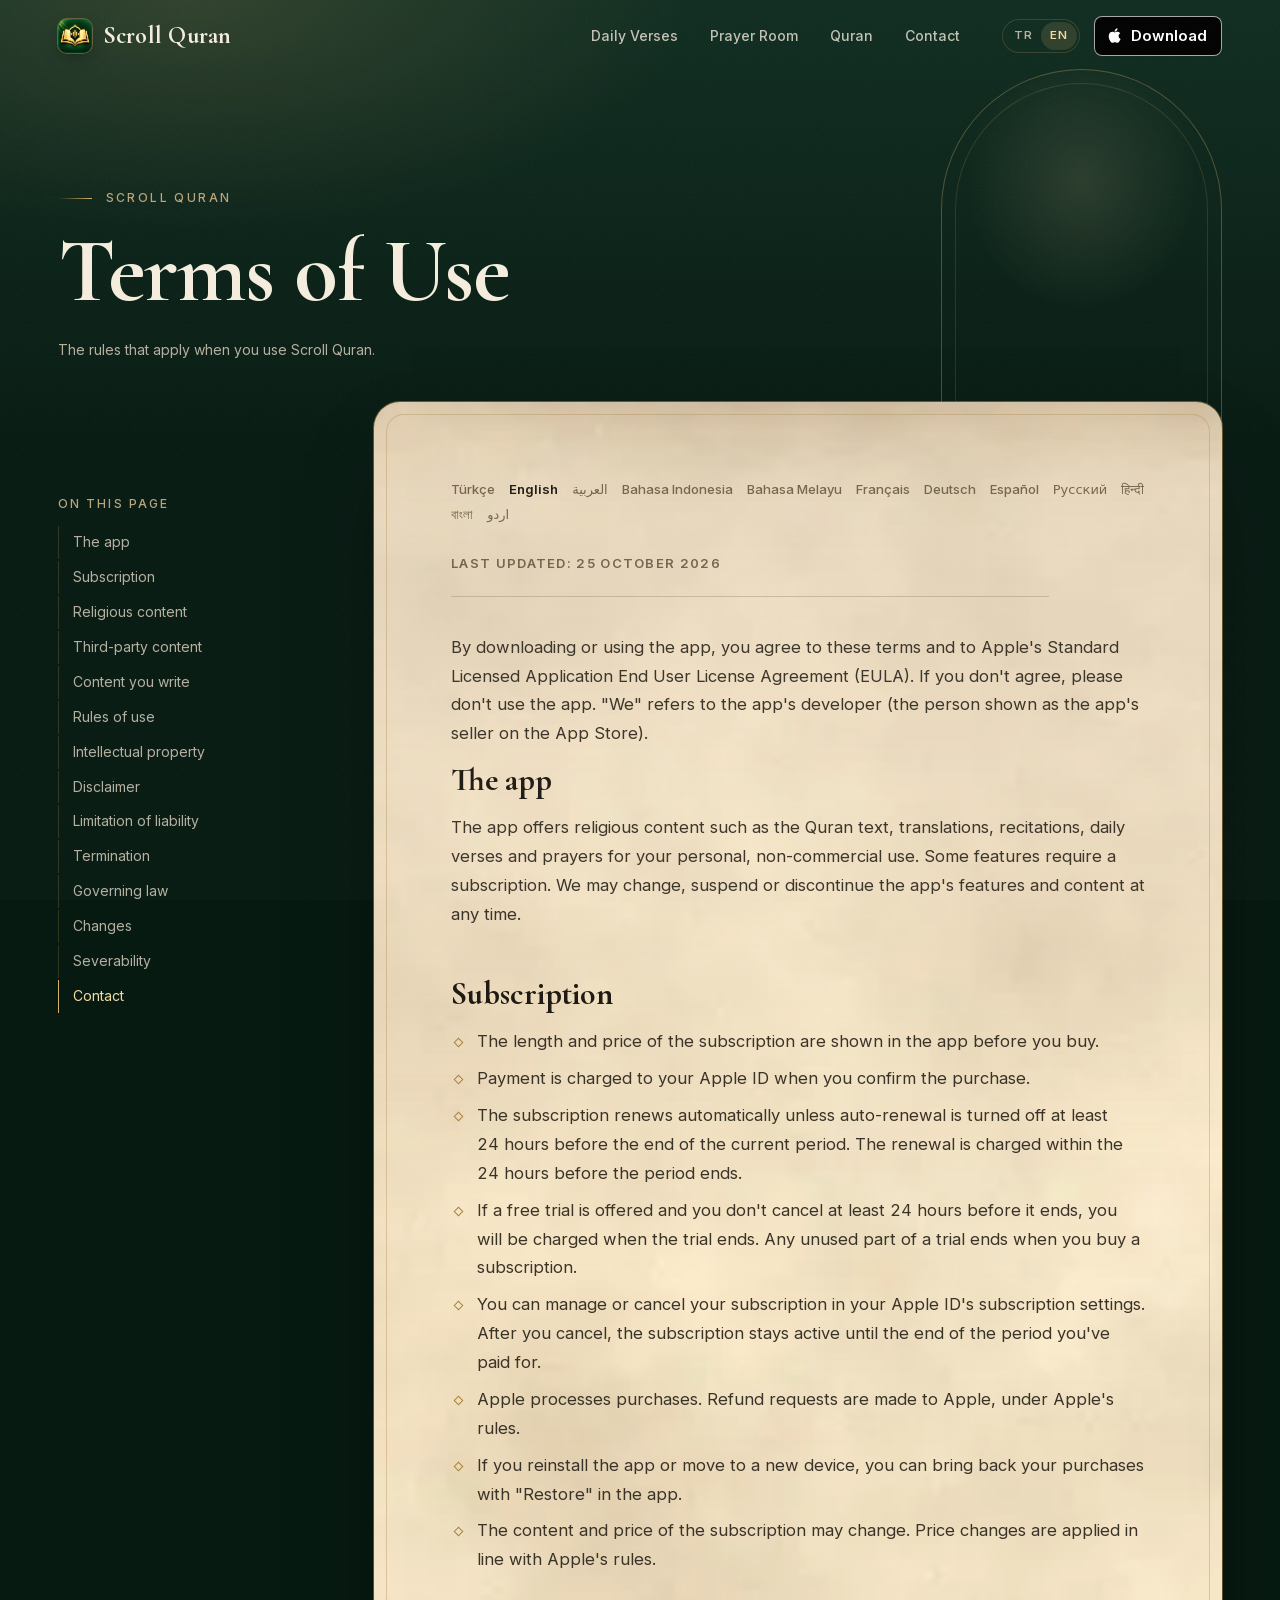
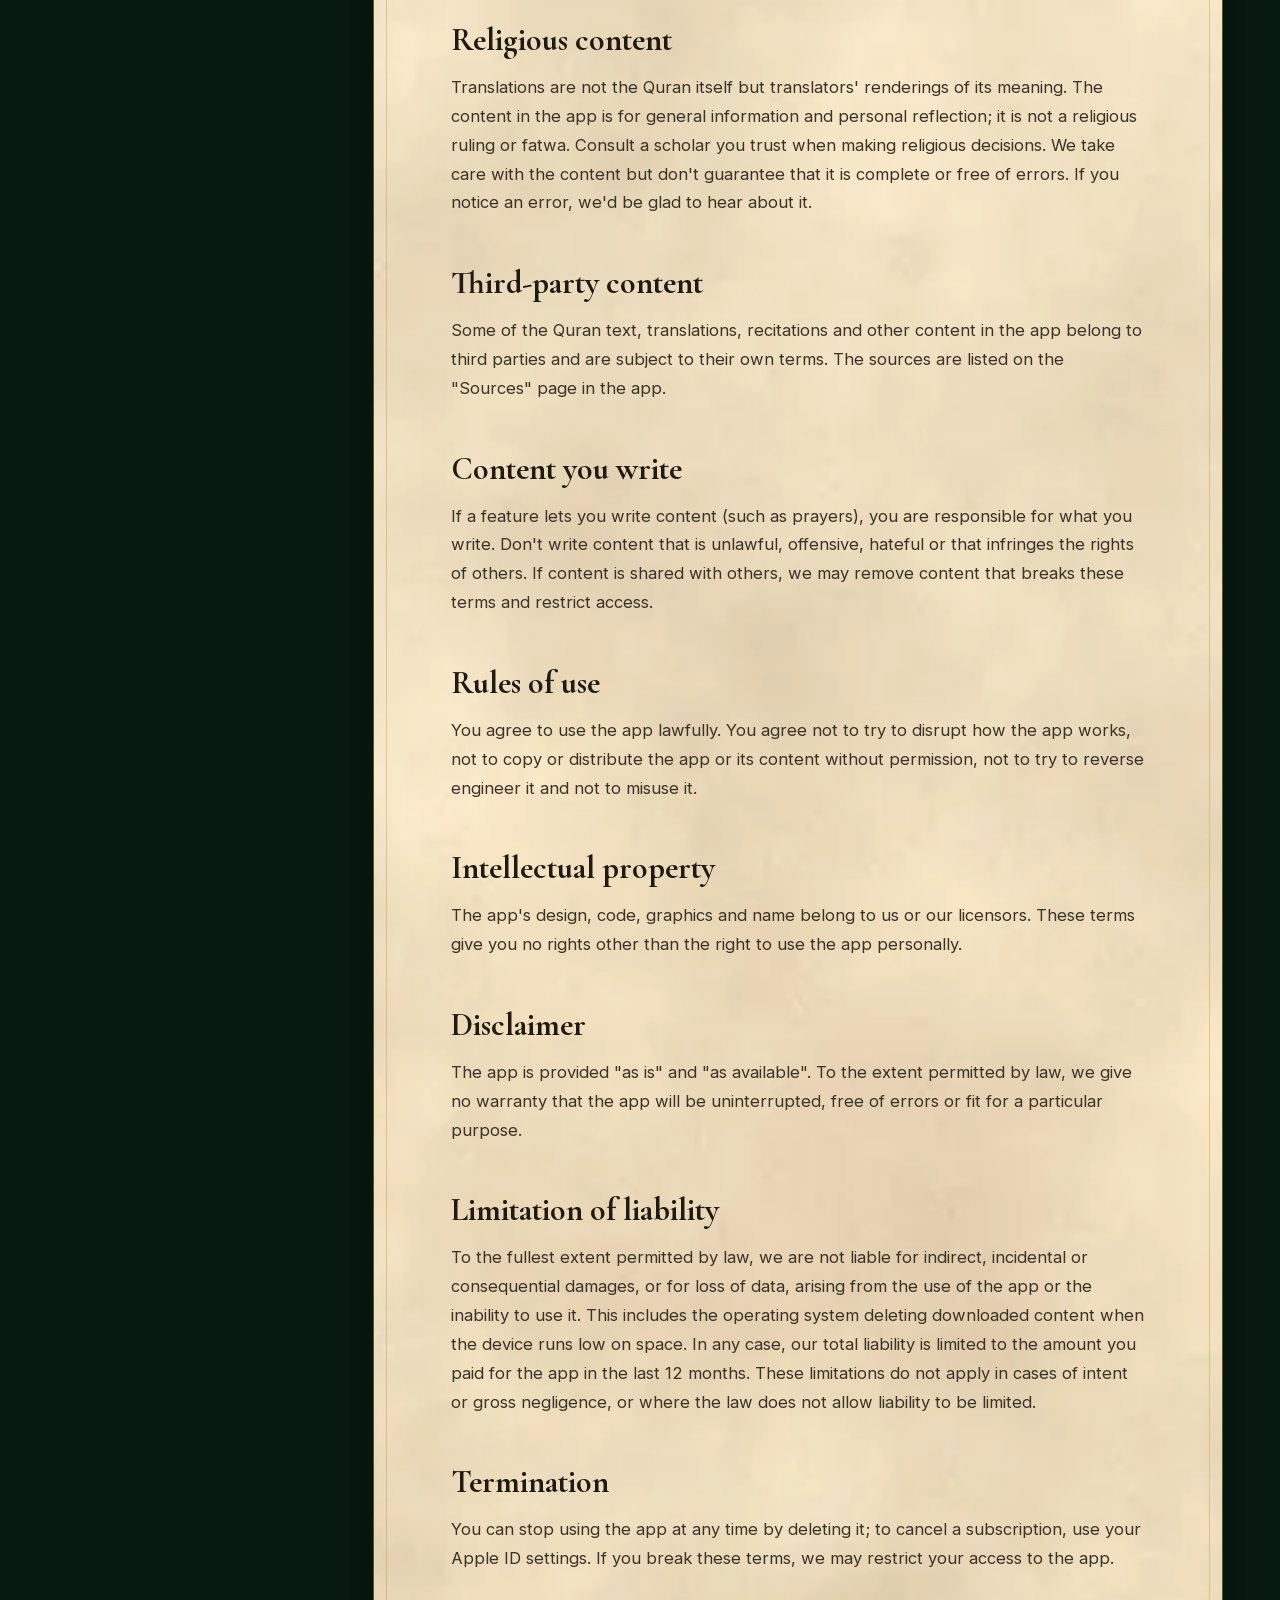
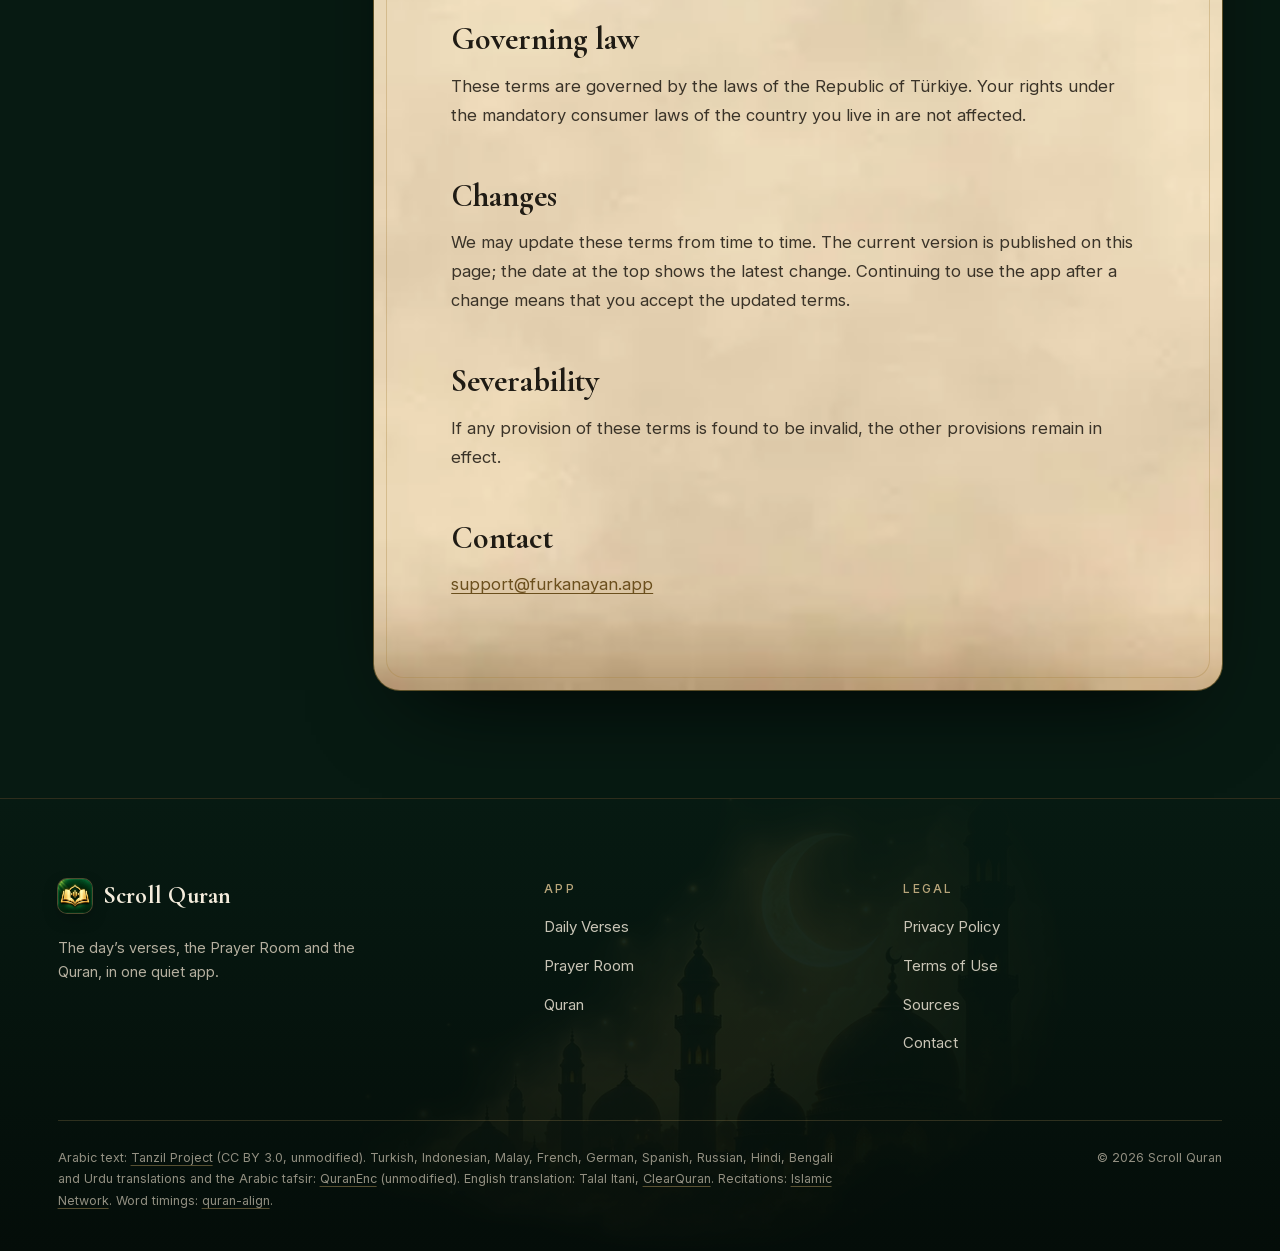
<file: scroll-quran/terms/index.html>
<!doctype html>
<html lang="tr">
<head>
  <meta charset="utf-8">
  <meta name="viewport" content="width=device-width, initial-scale=1, viewport-fit=cover">
  <title data-i18n="meta.title.terms">Kullanım Koşulları · Scroll Quran</title>
  <meta name="description" content="Scroll Quran’ı kullanırken geçerli olan koşullar." data-i18n-attr="content:meta.desc.terms">
  <meta name="theme-color" content="#071a12">
  <link rel="icon" href="../assets/img/favicon-32.png" sizes="32x32" type="image/png">
  <link rel="apple-touch-icon" href="../assets/img/apple-touch-icon.png">
  <link rel="preload" href="../assets/fonts/CormorantGaramond-Bold.woff2" as="font" type="font/woff2" crossorigin>
  <link rel="stylesheet" href="../assets/css/site.css">
  <script src="../assets/js/i18n.js"></script>
  <script src="../assets/js/main.js" defer></script>
</head>
<body>
  <svg width="0" height="0" style="position:absolute" aria-hidden="true">
    <symbol id="i-apple" viewBox="0 0 24 24"><path fill="currentColor" d="M16.37 12.73c-.03-2.6 2.13-3.86 2.22-3.92-1.21-1.77-3.09-2.01-3.76-2.04-1.6-.16-3.12.94-3.94.94-.81 0-2.06-.92-3.39-.9-1.74.03-3.35 1.01-4.25 2.57-1.81 3.14-.46 7.8 1.3 10.35.86 1.25 1.89 2.65 3.24 2.6 1.3-.05 1.79-.84 3.36-.84 1.57 0 2.01.84 3.38.81 1.4-.02 2.29-1.27 3.14-2.53.99-1.45 1.4-2.85 1.42-2.93-.03-.01-2.72-1.04-2.75-4.14ZM13.78 5.1c.71-.87 1.2-2.07 1.06-3.27-1.03.04-2.28.69-3.02 1.55-.66.76-1.24 1.99-1.09 3.16 1.15.09 2.33-.58 3.05-1.44Z"/></symbol>
    <symbol id="i-close" viewBox="0 0 14 14"><path fill="none" stroke-linecap="round" d="M1 1l12 12M13 1 1 13"/></symbol>
  </svg>

  <a class="skip" href="#main" data-i18n="skip">İçeriğe geç</a>

  <header class="nav" data-nav>
    <div class="nav__inner wrap">
      <a class="brand" href="../">
        <img src="../assets/img/app-icon.webp" alt="" width="34" height="34">
        <span>Scroll Quran</span>
      </a>
      <nav class="nav__links" aria-label="Scroll Quran">
        <a href="../#verses" data-i18n="nav.verses">Günün Ayetleri</a>
        <a href="../#prayer" data-i18n="nav.prayer">Dua Odası</a>
        <a href="../#quran" data-i18n="nav.quran">Kur’an</a>
        <button type="button" data-contact data-i18n="nav.contact">İletişim</button>
      </nav>
      <div class="nav__end">
        <div class="lang" role="group" aria-label="Dil · Language">
          <button type="button" data-lang="tr" aria-pressed="true">TR</button>
          <button type="button" data-lang="en" aria-pressed="false">EN</button>
        </div>
        <a class="store store--sm" href="https://apps.apple.com/app/id6818659276"><svg aria-hidden="true"><use href="#i-apple"/></svg><span data-i18n="nav.download">İndir</span></a>
        <button class="nav__toggle" type="button" aria-expanded="false" aria-controls="menu" data-i18n-attr="aria-label:nav.menu" aria-label="Menü"><span></span><span></span></button>
      </div>
    </div>
  </header>

  <div class="menu" id="menu" data-menu>
    <ol>
      <li><a href="../" data-i18n="nav.home">Ana sayfa</a></li>
      <li><a href="../privacy/" data-i18n="nav.privacy">Gizlilik</a></li>
      <li><a href="../terms/" data-i18n="nav.terms">Koşullar</a></li>
      <li><button type="button" data-contact data-i18n="nav.contact">İletişim</button></li>
    </ol>
    <div class="menu__foot">
      <div class="lang" role="group" aria-label="Dil · Language">
        <button type="button" data-lang="tr" aria-pressed="true">TR</button>
        <button type="button" data-lang="en" aria-pressed="false">EN</button>
      </div>
      <a class="store store--sm" href="https://apps.apple.com/app/id6818659276"><svg aria-hidden="true"><use href="#i-apple"/></svg><span data-i18n="nav.download">İndir</span></a>
    </div>
  </div>

  <main id="main">
    <section class="legal-hero">
      <div class="wrap">
        <p class="eyebrow" lang="en" data-reveal>Scroll Quran</p>
        <h1 class="display" data-split data-legal-title data-i18n="legal.terms">Kullanım Koşulları</h1>
        <p class="lead legal-hero__meta" data-reveal style="--d: 300ms" data-legal-lead data-i18n="legal.terms_lead">Scroll Quran’ı kullanırken geçerli olan kurallar.</p>
      </div>
      <span class="legal-hero__arch" aria-hidden="true"></span>
    </section>

    <section class="legal">
      <div class="wrap legal__grid">
        <aside class="legal__toc">
          <h2 data-i18n="legal.toc">Bu sayfada</h2>
          <ol data-toc></ol>
        </aside>
        <div class="paper">
          <!-- legal -->
          <nav class="legal__langs" aria-label="Languages"><a href="?lang=tr" hreflang="tr" lang="tr" data-legal-lang="tr">Türkçe</a><a href="?lang=en" hreflang="en" lang="en" data-legal-lang="en">English</a><a href="?lang=ar" hreflang="ar" lang="ar" data-legal-lang="ar">العربية</a><a href="?lang=id" hreflang="id" lang="id" data-legal-lang="id">Bahasa Indonesia</a><a href="?lang=ms" hreflang="ms" lang="ms" data-legal-lang="ms">Bahasa Melayu</a><a href="?lang=fr" hreflang="fr" lang="fr" data-legal-lang="fr">Français</a><a href="?lang=de" hreflang="de" lang="de" data-legal-lang="de">Deutsch</a><a href="?lang=es" hreflang="es" lang="es" data-legal-lang="es">Español</a><a href="?lang=ru" hreflang="ru" lang="ru" data-legal-lang="ru">Русский</a><a href="?lang=hi" hreflang="hi" lang="hi" data-legal-lang="hi">हिन्दी</a><a href="?lang=bn" hreflang="bn" lang="bn" data-legal-lang="bn">বাংলা</a><a href="?lang=ur" hreflang="ur" lang="ur" data-legal-lang="ur">اردو</a></nav>
          <article data-lang-block="tr" lang="tr" dir="ltr" data-title="Kullanım Koşulları">
            <p class="updated">Son güncelleme: 25 Ekim 2026</p>
            <p>Uygulamayı indirerek ya da kullanarak bu koşulları ve Apple'ın standart Lisanslı Uygulama Son Kullanıcı Lisans Sözleşmesi'ni (EULA) kabul etmiş olursunuz. Kabul etmiyorsanız lütfen uygulamayı kullanmayın. Metinde "biz", uygulamanın geliştiricisini ifade eder (App Store'da uygulamanın satıcısı olarak görünen kişi).</p>
            <h2>Uygulama</h2>
            <p>Uygulama; Kur'an metni, mealler, tilavetler, günün ayetleri ve dualar gibi dini içerikleri kişisel ve ticari olmayan kullanımınız için sunar. Bazı özellikler abonelik gerektirir. Uygulamanın özelliklerini ve içeriğini dilediğimiz zaman değiştirebilir, askıya alabilir ya da sonlandırabiliriz.</p>
            <h2>Abonelik</h2>
            <ul><li>Aboneliğin süresi ve fiyatı, satın almadan önce uygulamada gösterilir.</li><li>Ödeme, satın almayı onayladığınızda Apple kimliğinizden alınır.</li><li>Abonelik, mevcut dönem bitmeden en az 24 saat önce otomatik yenileme kapatılmadıkça kendiliğinden yenilenir. Yenileme ücreti, dönem bitmeden önceki 24 saat içinde alınır.</li><li>Ücretsiz deneme sunuluyorsa ve deneme bitmeden en az 24 saat önce iptal etmezseniz, deneme bitince ücretlendirilirsiniz. Denemenin kullanılmayan kısmı, abonelik satın aldığınızda sona erer.</li><li>Aboneliğinizi Apple kimliğinizin abonelik ayarlarından yönetebilir ya da iptal edebilirsiniz. İptal ettiğinizde abonelik, ödediğiniz dönemin sonuna kadar açık kalır.</li><li>Satın almaları Apple işler. İade talepleri Apple'a, Apple'ın kurallarına göre yapılır.</li><li>Uygulamayı yeniden yüklerseniz ya da yeni bir cihaza geçerseniz, satın almalarınızı uygulamadaki "Geri Yükle" ile geri getirebilirsiniz.</li><li>Aboneliğin içeriği ve fiyatı değişebilir. Fiyat değişiklikleri Apple'ın kurallarına uygun olarak uygulanır.</li></ul>
            <h2>Dini içerik</h2>
            <p>Mealler, Kur'an'ın kendisi değil; anlamının çevirmenlerce yapılmış yorumlarıdır. Uygulamadaki içerik genel bilgi ve kişisel tefekkür içindir; dini hüküm ya da fetva yerine geçmez. Dini konularda karar verirken güvendiğiniz bir âlime danışın. İçeriğe özen gösteririz, ancak eksiksiz ya da hatasız olduğunu garanti etmeyiz. Bir hata fark ederseniz bize bildirmeniz bizi memnun eder.</p>
            <h2>Üçüncü taraf içerik</h2>
            <p>Kur'an metni, mealler, tilavetler ve uygulamadaki diğer içeriklerin bir kısmı üçüncü taraflara aittir ve kendi şartlarına tabidir. Kaynaklar, uygulamadaki "Kaynaklar" sayfasında listelenir.</p>
            <h2>Yazdığınız içerik</h2>
            <p>Bir özellik içerik yazmanıza izin veriyorsa (örneğin dualar), yazdıklarınızdan siz sorumlusunuz. Yasa dışı, saldırgan, nefret içeren ya da başkalarının haklarını ihlal eden içerik yazmayın. İçerik başkalarıyla paylaşılıyorsa, bu koşullara aykırı içeriği kaldırabilir ve erişimi kısıtlayabiliriz.</p>
            <h2>Kullanım kuralları</h2>
            <p>Uygulamayı yasalara uygun kullanmayı kabul edersiniz. Uygulamanın çalışmasını bozmaya çalışmamayı, uygulamayı ya da içeriğini izinsiz kopyalayıp dağıtmamayı, kaynak kodunu çözmeye çalışmamayı ve kötüye kullanmamayı kabul edersiniz.</p>
            <h2>Fikri mülkiyet</h2>
            <p>Uygulamanın tasarımı, kodu, görselleri ve adı bize ya da lisans verenlerimize aittir. Bu koşullar size uygulamayı kişisel olarak kullanma hakkı dışında bir hak vermez.</p>
            <h2>Garanti reddi</h2>
            <p>Uygulama "olduğu gibi" ve "mevcut haliyle" sunulur. Yasaların izin verdiği ölçüde, uygulamanın kesintisiz, hatasız ya da belirli bir amaca uygun olacağına dair hiçbir garanti vermeyiz.</p>
            <h2>Sorumluluğun sınırlanması</h2>
            <p>Yasaların izin verdiği en geniş ölçüde; uygulamanın kullanımından ya da kullanılamamasından doğan dolaylı, arızi ya da sonuç olarak ortaya çıkan zararlardan ve veri kayıplarından sorumlu değiliz. Bu, cihazda yer azaldığında işletim sisteminin indirilmiş içerikleri silmesini de kapsar. Her durumda toplam sorumluluğumuz, son 12 ayda uygulama için ödediğiniz tutarla sınırlıdır. Bu sınırlamalar kast ve ağır ihmal hallerinde, ayrıca yasaların sorumluluğun sınırlanmasına izin vermediği durumlarda uygulanmaz.</p>
            <h2>Sonlandırma</h2>
            <p>Uygulamayı dilediğiniz zaman silerek kullanmayı bırakabilirsiniz; aboneliği iptal etmek için Apple kimliğinizin ayarlarını kullanmanız gerekir. Bu koşullara aykırı davranırsanız uygulamaya erişiminizi kısıtlayabiliriz.</p>
            <h2>Uygulanacak hukuk</h2>
            <p>Bu koşullar Türkiye Cumhuriyeti kanunlarına tabidir. Tüketici olarak bulunduğunuz ülkenin zorunlu kurallarından doğan haklarınız saklıdır.</p>
            <h2>Değişiklikler</h2>
            <p>Bu koşulları zaman zaman güncelleyebiliriz. Güncel hali bu sayfada yayımlanır; üstteki tarih son değişikliği gösterir. Değişiklikten sonra uygulamayı kullanmaya devam etmeniz, güncel koşulları kabul ettiğiniz anlamına gelir.</p>
            <h2>Geçersiz hükümler</h2>
            <p>Bu koşulların herhangi bir hükmü geçersiz sayılırsa, diğer hükümler geçerliliğini korur.</p>
            <h2>İletişim</h2>
            <p><a href="mailto:support@furkanayan.app">support@furkanayan.app</a></p>
          </article>
          <article data-lang-block="en" lang="en" dir="ltr" data-title="Terms of Use" hidden>
            <p class="updated">Last updated: 25 October 2026</p>
            <p>By downloading or using the app, you agree to these terms and to Apple's Standard Licensed Application End User License Agreement (EULA). If you don't agree, please don't use the app. "We" refers to the app's developer (the person shown as the app's seller on the App Store).</p>
            <h2>The app</h2>
            <p>The app offers religious content such as the Quran text, translations, recitations, daily verses and prayers for your personal, non-commercial use. Some features require a subscription. We may change, suspend or discontinue the app's features and content at any time.</p>
            <h2>Subscription</h2>
            <ul><li>The length and price of the subscription are shown in the app before you buy.</li><li>Payment is charged to your Apple ID when you confirm the purchase.</li><li>The subscription renews automatically unless auto-renewal is turned off at least 24 hours before the end of the current period. The renewal is charged within the 24 hours before the period ends.</li><li>If a free trial is offered and you don't cancel at least 24 hours before it ends, you will be charged when the trial ends. Any unused part of a trial ends when you buy a subscription.</li><li>You can manage or cancel your subscription in your Apple ID's subscription settings. After you cancel, the subscription stays active until the end of the period you've paid for.</li><li>Apple processes purchases. Refund requests are made to Apple, under Apple's rules.</li><li>If you reinstall the app or move to a new device, you can bring back your purchases with "Restore" in the app.</li><li>The content and price of the subscription may change. Price changes are applied in line with Apple's rules.</li></ul>
            <h2>Religious content</h2>
            <p>Translations are not the Quran itself but translators' renderings of its meaning. The content in the app is for general information and personal reflection; it is not a religious ruling or fatwa. Consult a scholar you trust when making religious decisions. We take care with the content but don't guarantee that it is complete or free of errors. If you notice an error, we'd be glad to hear about it.</p>
            <h2>Third-party content</h2>
            <p>Some of the Quran text, translations, recitations and other content in the app belong to third parties and are subject to their own terms. The sources are listed on the "Sources" page in the app.</p>
            <h2>Content you write</h2>
            <p>If a feature lets you write content (such as prayers), you are responsible for what you write. Don't write content that is unlawful, offensive, hateful or that infringes the rights of others. If content is shared with others, we may remove content that breaks these terms and restrict access.</p>
            <h2>Rules of use</h2>
            <p>You agree to use the app lawfully. You agree not to try to disrupt how the app works, not to copy or distribute the app or its content without permission, not to try to reverse engineer it and not to misuse it.</p>
            <h2>Intellectual property</h2>
            <p>The app's design, code, graphics and name belong to us or our licensors. These terms give you no rights other than the right to use the app personally.</p>
            <h2>Disclaimer</h2>
            <p>The app is provided "as is" and "as available". To the extent permitted by law, we give no warranty that the app will be uninterrupted, free of errors or fit for a particular purpose.</p>
            <h2>Limitation of liability</h2>
            <p>To the fullest extent permitted by law, we are not liable for indirect, incidental or consequential damages, or for loss of data, arising from the use of the app or the inability to use it. This includes the operating system deleting downloaded content when the device runs low on space. In any case, our total liability is limited to the amount you paid for the app in the last 12 months. These limitations do not apply in cases of intent or gross negligence, or where the law does not allow liability to be limited.</p>
            <h2>Termination</h2>
            <p>You can stop using the app at any time by deleting it; to cancel a subscription, use your Apple ID settings. If you break these terms, we may restrict your access to the app.</p>
            <h2>Governing law</h2>
            <p>These terms are governed by the laws of the Republic of Türkiye. Your rights under the mandatory consumer laws of the country you live in are not affected.</p>
            <h2>Changes</h2>
            <p>We may update these terms from time to time. The current version is published on this page; the date at the top shows the latest change. Continuing to use the app after a change means that you accept the updated terms.</p>
            <h2>Severability</h2>
            <p>If any provision of these terms is found to be invalid, the other provisions remain in effect.</p>
            <h2>Contact</h2>
            <p><a href="mailto:support@furkanayan.app">support@furkanayan.app</a></p>
          </article>
          <article data-lang-block="ar" lang="ar" dir="rtl" data-title="شروط الاستخدام" hidden>
            <p class="updated">آخر تحديث: ٢٥ أكتوبر ٢٠٢٦</p>
            <p>بتنزيلك التطبيق أو استخدامه، فإنك توافق على هذه الشروط وعلى اتفاقية ترخيص المستخدم النهائي القياسية من Apple للتطبيقات المرخّصة (‏EULA‏). وإن لم توافق عليها، فيُرجى عدم استخدام التطبيق. ويُقصد بكلمة "نحن" مطوّر التطبيق (الشخص الذي يظهر بصفته بائع التطبيق في App Store).</p>
            <h2>التطبيق</h2>
            <p>يقدّم التطبيق محتوى دينيًا، مثل نص القرآن الكريم وترجمات معانيه والتلاوات وآيات اليوم والأدعية، لاستخدامك الشخصي غير التجاري. وتتطلب بعض الميزات اشتراكًا. ويجوز لنا تغيير ميزات التطبيق ومحتواه أو تعليقها أو إيقافها نهائيًا في أي وقت.</p>
            <h2>الاشتراك</h2>
            <ul><li>تُعرض مدة الاشتراك وسعره في التطبيق قبل الشراء.</li><li>يُخصم المبلغ من حساب Apple ID الخاص بك عند تأكيد الشراء.</li><li>يتجدد الاشتراك تلقائيًا ما لم يُوقَف التجديد التلقائي قبل نهاية الفترة الحالية بـ٢٤ ساعة على الأقل. ويُخصم مبلغ التجديد خلال الـ٢٤ ساعة السابقة لنهاية الفترة.</li><li>إذا عُرضت تجربة مجانية ولم تُلغِها قبل انتهائها بـ٢٤ ساعة على الأقل، فسيُخصم المبلغ عند انتهاء التجربة. وينتهي أي جزء غير مستخدَم من التجربة عند شرائك اشتراكًا.</li><li>يمكنك إدارة اشتراكك أو إلغاؤه من إعدادات الاشتراكات في حساب Apple ID الخاص بك. وبعد الإلغاء يبقى الاشتراك فعّالًا حتى نهاية الفترة التي دفعت ثمنها.</li><li>تعالج Apple عمليات الشراء. وتُقدَّم طلبات استرداد المبالغ إلى Apple وفق قواعدها.</li><li>إذا أعدت تثبيت التطبيق أو انتقلت إلى جهاز جديد، فيمكنك استرجاع مشترياتك عبر "استعادة" في التطبيق.</li><li>قد يتغير محتوى الاشتراك وسعره. وتُطبَّق تغييرات الأسعار وفقًا لقواعد Apple.</li></ul>
            <h2>المحتوى الديني</h2>
            <p>ترجمات المعاني ليست القرآن نفسه، بل هي نقل المترجمين لمعانيه. والمحتوى في التطبيق للمعلومات العامة والتأمل الشخصي، وليس حكمًا شرعيًا أو فتوى. استشر عالِمًا تثق به عند اتخاذ قراراتك الدينية. نعتني بالمحتوى، لكننا لا نضمن أنه كامل أو خالٍ من الأخطاء. وإذا لاحظت خطأً، فيسعدنا أن تخبرنا به.</p>
            <h2>محتوى الجهات الخارجية</h2>
            <p>جزءٌ من نص القرآن والترجمات والتلاوات وغيرها من المحتوى في التطبيق مملوكٌ لجهات خارجية ويخضع لشروطها الخاصة. والمصادر مدرجة في صفحة "المصادر" في التطبيق.</p>
            <h2>المحتوى الذي تكتبه</h2>
            <p>إذا كانت إحدى الميزات تتيح لك كتابة محتوى (مثل الأدعية)، فأنت مسؤول عمّا تكتبه. لا تكتب محتوى مخالفًا للقانون أو مسيئًا أو يحض على الكراهية أو ينتهك حقوق الآخرين. وإذا كان المحتوى يُشارَك مع الآخرين، فيجوز لنا إزالة المحتوى المخالف لهذه الشروط وتقييد الوصول.</p>
            <h2>قواعد الاستخدام</h2>
            <p>توافق على استخدام التطبيق وفقًا للقانون. كما توافق على ألا تحاول تعطيل عمل التطبيق، وألا تنسخ التطبيق أو محتواه أو توزعه دون إذن، وألا تحاول إجراء هندسة عكسية له، وألا تسيء استخدامه.</p>
            <h2>الملكية الفكرية</h2>
            <p>تصميم التطبيق وشيفرته ورسومه واسمه ملكٌ لنا أو للجهات المرخِّصة لنا. ولا تمنحك هذه الشروط أي حق سوى حق استخدام التطبيق استخدامًا شخصيًا.</p>
            <h2>إخلاء الضمان</h2>
            <p>يُقدَّم التطبيق "كما هو" و"حسب توفره". وفي الحدود التي يسمح بها القانون، لا نقدّم أي ضمان بأن يعمل التطبيق دون انقطاع، أو أن يكون خاليًا من الأخطاء، أو ملائمًا لغرض معيّن.</p>
            <h2>تحديد المسؤولية</h2>
            <p>إلى أقصى حد يسمح به القانون، لا نتحمل المسؤولية عن الأضرار غير المباشرة أو العرضية أو التبعية، ولا عن فقدان البيانات، الناشئة عن استخدام التطبيق أو تعذّر استخدامه. ويشمل ذلك حذف نظام التشغيل للمحتوى المنزَّل عندما تنخفض المساحة المتاحة على الجهاز. وفي جميع الأحوال، تقتصر مسؤوليتنا الإجمالية على المبلغ الذي دفعته مقابل التطبيق خلال آخر ١٢ شهرًا. ولا تسري هذه القيود في حالات العمد أو الإهمال الجسيم، ولا حيث لا يجيز القانون تحديد المسؤولية.</p>
            <h2>إنهاء الاستخدام</h2>
            <p>يمكنك التوقف عن استخدام التطبيق في أي وقت بحذفه؛ أما إلغاء الاشتراك فيتم من إعدادات حساب Apple ID الخاص بك. وإذا خالفت هذه الشروط، فيجوز لنا تقييد وصولك إلى التطبيق.</p>
            <h2>القانون الواجب التطبيق</h2>
            <p>تخضع هذه الشروط لقوانين جمهورية تركيا. ولا يمسّ ذلك حقوقك المكفولة بموجب قوانين حماية المستهلك الإلزامية في البلد الذي تقيم فيه.</p>
            <h2>التغييرات</h2>
            <p>قد نحدّث هذه الشروط من وقت لآخر. وتُنشر النسخة الحالية في هذه الصفحة، ويشير التاريخ في الأعلى إلى آخر تغيير. ويعني استمرارك في استخدام التطبيق بعد أي تغيير قبولك للشروط المحدَّثة.</p>
            <h2>استقلالية الأحكام</h2>
            <p>إذا تبيّن أن أي حكم من أحكام هذه الشروط باطل، تظل بقية الأحكام سارية.</p>
            <h2>التواصل</h2>
            <p><a href="mailto:support@furkanayan.app">support@furkanayan.app</a></p>
          </article>
          <article data-lang-block="id" lang="id" dir="ltr" data-title="Ketentuan Penggunaan" hidden>
            <p class="updated">Terakhir diperbarui: 25 Oktober 2026</p>
            <p>Dengan mengunduh atau menggunakan aplikasi, Anda menyetujui ketentuan ini dan Perjanjian Lisensi Pengguna Akhir Aplikasi Berlisensi Standar (EULA) dari Apple. Jika Anda tidak setuju, mohon jangan gunakan aplikasi ini. "Kami" berarti pengembang aplikasi (orang yang tercantum sebagai penjual aplikasi di App Store).</p>
            <h2>Aplikasi</h2>
            <p>Aplikasi ini menyajikan konten keagamaan seperti teks Al‑Qur'an, terjemahan, bacaan, ayat harian, dan doa untuk penggunaan pribadi dan nonkomersial Anda. Beberapa fitur memerlukan langganan. Kami dapat mengubah, menangguhkan, atau menghentikan fitur dan konten aplikasi kapan saja.</p>
            <h2>Langganan</h2>
            <ul><li>Durasi dan harga langganan ditampilkan di aplikasi sebelum Anda membeli.</li><li>Pembayaran ditagihkan ke ID Apple Anda saat Anda mengonfirmasi pembelian.</li><li>Langganan diperpanjang secara otomatis kecuali perpanjangan otomatis dimatikan paling lambat 24 jam sebelum periode berjalan berakhir. Biaya perpanjangan ditagihkan dalam 24 jam sebelum periode berakhir.</li><li>Jika uji coba gratis ditawarkan dan Anda tidak membatalkannya paling lambat 24 jam sebelum uji coba berakhir, Anda akan ditagih saat uji coba berakhir. Bagian uji coba yang belum terpakai akan hangus saat Anda membeli langganan.</li><li>Anda dapat mengelola atau membatalkan langganan di pengaturan langganan ID Apple Anda. Setelah Anda membatalkan, langganan tetap aktif hingga akhir periode yang telah Anda bayar.</li><li>Pembelian diproses oleh Apple. Permintaan pengembalian dana diajukan kepada Apple sesuai dengan aturan Apple.</li><li>Jika Anda memasang ulang aplikasi atau berpindah ke perangkat baru, Anda dapat mengembalikan pembelian Anda melalui "Pulihkan" di aplikasi.</li><li>Isi dan harga langganan dapat berubah. Perubahan harga diterapkan sesuai dengan aturan Apple.</li></ul>
            <h2>Konten keagamaan</h2>
            <p>Terjemahan bukanlah Al‑Qur'an itu sendiri, melainkan penyampaian maknanya oleh para penerjemah. Konten dalam aplikasi ini ditujukan sebagai informasi umum dan bahan perenungan pribadi; konten tersebut bukan ketetapan hukum agama atau fatwa. Berkonsultasilah dengan ulama yang Anda percayai saat mengambil keputusan keagamaan. Kami menyajikan konten dengan cermat, tetapi tidak menjamin bahwa konten tersebut lengkap atau bebas dari kesalahan. Jika Anda menemukan kesalahan, kami akan senang jika Anda memberi tahu kami.</p>
            <h2>Konten pihak ketiga</h2>
            <p>Sebagian teks Al‑Qur'an, terjemahan, bacaan, dan konten lain dalam aplikasi adalah milik pihak ketiga dan tunduk pada ketentuan mereka sendiri. Sumbernya tercantum di halaman "Sumber" dalam aplikasi.</p>
            <h2>Konten yang Anda tulis</h2>
            <p>Jika suatu fitur memungkinkan Anda menulis konten (misalnya doa), Anda bertanggung jawab atas apa yang Anda tulis. Jangan menulis konten yang melawan hukum, menyinggung, mengandung kebencian, atau melanggar hak orang lain. Jika konten dibagikan kepada orang lain, kami dapat menghapus konten yang bertentangan dengan ketentuan ini dan membatasi akses.</p>
            <h2>Aturan penggunaan</h2>
            <p>Anda setuju untuk menggunakan aplikasi sesuai dengan hukum. Anda setuju untuk tidak mencoba mengganggu cara kerja aplikasi, tidak menyalin atau mendistribusikan aplikasi maupun kontennya tanpa izin, tidak mencoba merekayasa balik aplikasi, dan tidak menyalahgunakannya.</p>
            <h2>Kekayaan intelektual</h2>
            <p>Desain, kode, grafis, dan nama aplikasi adalah milik kami atau pemberi lisensi kami. Ketentuan ini tidak memberi Anda hak apa pun selain hak untuk menggunakan aplikasi secara pribadi.</p>
            <h2>Penafian</h2>
            <p>Aplikasi disediakan "sebagaimana adanya" dan "sebagaimana tersedia". Sejauh diizinkan oleh hukum, kami tidak memberikan jaminan apa pun bahwa aplikasi akan berjalan tanpa gangguan, bebas dari kesalahan, atau sesuai untuk tujuan tertentu.</p>
            <h2>Batasan tanggung jawab</h2>
            <p>Dalam batas maksimal yang diizinkan oleh hukum, kami tidak bertanggung jawab atas kerugian tidak langsung, insidental, atau konsekuensial, maupun atas kehilangan data, yang timbul dari penggunaan aplikasi atau ketidakmampuan untuk menggunakannya. Hal ini termasuk penghapusan konten yang diunduh oleh sistem operasi saat ruang penyimpanan perangkat hampir penuh. Dalam keadaan apa pun, total tanggung jawab kami terbatas pada jumlah yang Anda bayarkan untuk aplikasi dalam 12 bulan terakhir. Batasan ini tidak berlaku dalam hal kesengajaan atau kelalaian berat, atau apabila hukum tidak mengizinkan pembatasan tanggung jawab.</p>
            <h2>Pengakhiran</h2>
            <p>Anda dapat berhenti menggunakan aplikasi kapan saja dengan menghapusnya; untuk membatalkan langganan, gunakan pengaturan ID Apple Anda. Jika Anda melanggar ketentuan ini, kami dapat membatasi akses Anda ke aplikasi.</p>
            <h2>Hukum yang berlaku</h2>
            <p>Ketentuan ini diatur oleh hukum Republik Turki. Hak Anda berdasarkan ketentuan perlindungan konsumen yang bersifat memaksa di negara tempat Anda tinggal tetap berlaku.</p>
            <h2>Perubahan</h2>
            <p>Kami dapat memperbarui ketentuan ini dari waktu ke waktu. Versi terbaru dipublikasikan di halaman ini; tanggal di bagian atas menunjukkan perubahan terakhir. Tetap menggunakan aplikasi setelah suatu perubahan berarti Anda menerima ketentuan yang diperbarui.</p>
            <h2>Keterpisahan</h2>
            <p>Jika salah satu bagian dari ketentuan ini dinyatakan tidak sah, bagian lainnya tetap berlaku.</p>
            <h2>Kontak</h2>
            <p><a href="mailto:support@furkanayan.app">support@furkanayan.app</a></p>
          </article>
          <article data-lang-block="ms" lang="ms" dir="ltr" data-title="Terma Penggunaan" hidden>
            <p class="updated">Kemas kini terakhir: 25 Oktober 2026</p>
            <p>Dengan memuat turun atau menggunakan aplikasi, anda bersetuju dengan terma ini dan Perjanjian Lesen Pengguna Akhir Aplikasi Berlesen Standard (EULA) Apple. Jika anda tidak bersetuju, sila jangan gunakan aplikasi ini. "Kami" merujuk kepada pembangun aplikasi (individu yang dinyatakan sebagai penjual aplikasi di App Store).</p>
            <h2>Aplikasi</h2>
            <p>Aplikasi ini menyediakan kandungan agama seperti teks Al‑Quran, terjemahan, bacaan, ayat harian dan doa untuk kegunaan peribadi dan bukan komersial anda. Sesetengah ciri memerlukan langganan. Kami boleh mengubah, menggantung atau menghentikan ciri dan kandungan aplikasi pada bila‑bila masa.</p>
            <h2>Langganan</h2>
            <ul><li>Tempoh dan harga langganan dipaparkan dalam aplikasi sebelum anda membeli.</li><li>Bayaran dicaj pada ID Apple anda apabila anda mengesahkan pembelian.</li><li>Langganan diperbaharui secara automatik melainkan pembaharuan automatik dimatikan sekurang‑kurangnya 24 jam sebelum tamat tempoh semasa. Caj pembaharuan dikenakan dalam tempoh 24 jam sebelum tempoh itu tamat.</li><li>Jika percubaan percuma ditawarkan dan anda tidak membatalkannya sekurang‑kurangnya 24 jam sebelum ia tamat, anda akan dicaj apabila percubaan tamat. Mana‑mana bahagian percubaan yang belum digunakan akan luput apabila anda membeli langganan.</li><li>Anda boleh mengurus atau membatalkan langganan dalam tetapan langganan ID Apple anda. Selepas anda membatalkan, langganan kekal aktif sehingga akhir tempoh yang telah anda bayar.</li><li>Pembelian diproses oleh Apple. Permohonan bayaran balik dibuat kepada Apple, mengikut peraturan Apple.</li><li>Jika anda memasang semula aplikasi atau berpindah ke peranti baharu, anda boleh mendapatkan semula pembelian anda melalui "Pulihkan" dalam aplikasi.</li><li>Kandungan dan harga langganan mungkin berubah. Perubahan harga dikenakan selaras dengan peraturan Apple.</li></ul>
            <h2>Kandungan agama</h2>
            <p>Terjemahan bukanlah Al‑Quran itu sendiri, tetapi huraian maknanya oleh para penterjemah. Kandungan dalam aplikasi adalah untuk maklumat umum dan renungan peribadi; ia bukan keputusan hukum agama atau fatwa. Rujuklah ulama yang anda percayai apabila membuat keputusan berkaitan agama. Kami berhati‑hati dengan kandungan, tetapi tidak menjamin bahawa ia lengkap atau bebas daripada kesilapan. Jika anda mendapati sebarang kesilapan, kami berbesar hati jika anda memaklumkannya kepada kami.</p>
            <h2>Kandungan pihak ketiga</h2>
            <p>Sebahagian teks Al‑Quran, terjemahan, bacaan dan kandungan lain dalam aplikasi adalah milik pihak ketiga dan tertakluk pada terma mereka sendiri. Sumber‑sumbernya disenaraikan di halaman "Sumber" dalam aplikasi.</p>
            <h2>Kandungan yang anda tulis</h2>
            <p>Jika sesuatu ciri membolehkan anda menulis kandungan (seperti doa), anda bertanggungjawab atas apa yang anda tulis. Jangan tulis kandungan yang menyalahi undang‑undang, menyinggung, berunsur kebencian atau melanggar hak orang lain. Jika kandungan dikongsi dengan orang lain, kami boleh membuang kandungan yang melanggar terma ini dan menyekat akses.</p>
            <h2>Peraturan penggunaan</h2>
            <p>Anda bersetuju untuk menggunakan aplikasi secara sah di sisi undang‑undang. Anda bersetuju untuk tidak cuba mengganggu cara aplikasi berfungsi, tidak menyalin atau mengedarkan aplikasi atau kandungannya tanpa kebenaran, tidak cuba membuat kejuruteraan balikan terhadapnya dan tidak menyalahgunakannya.</p>
            <h2>Harta intelek</h2>
            <p>Reka bentuk, kod, grafik dan nama aplikasi adalah milik kami atau pemberi lesen kami. Terma ini tidak memberi anda sebarang hak selain hak untuk menggunakan aplikasi secara peribadi.</p>
            <h2>Penafian</h2>
            <p>Aplikasi ini disediakan "seadanya" dan "sebagaimana tersedia". Setakat yang dibenarkan oleh undang‑undang, kami tidak memberikan sebarang jaminan bahawa aplikasi akan berfungsi tanpa gangguan, bebas daripada ralat atau sesuai untuk sesuatu tujuan tertentu.</p>
            <h2>Had liabiliti</h2>
            <p>Setakat maksimum yang dibenarkan oleh undang‑undang, kami tidak bertanggungan atas kerugian tidak langsung, sampingan atau berbangkit, atau atas kehilangan data, yang timbul daripada penggunaan aplikasi atau ketidakupayaan untuk menggunakannya. Ini termasuk sistem pengendalian memadam kandungan yang dimuat turun apabila ruang storan peranti hampir penuh. Walau apa pun keadaannya, jumlah liabiliti kami terhad kepada amaun yang anda bayar untuk aplikasi dalam tempoh 12 bulan yang lalu. Had ini tidak terpakai dalam kes perbuatan sengaja atau kecuaian melampau, atau jika undang‑undang tidak membenarkan liabiliti dihadkan.</p>
            <h2>Penamatan</h2>
            <p>Anda boleh berhenti menggunakan aplikasi pada bila‑bila masa dengan memadamnya; untuk membatalkan langganan, gunakan tetapan ID Apple anda. Jika anda melanggar terma ini, kami boleh menyekat akses anda kepada aplikasi.</p>
            <h2>Undang‑undang yang mentadbir</h2>
            <p>Terma ini ditadbir oleh undang‑undang Republik Turkiye. Hak anda di bawah undang‑undang perlindungan pengguna yang bersifat mandatori di negara tempat anda tinggal tidak terjejas.</p>
            <h2>Perubahan</h2>
            <p>Kami mungkin mengemas kini terma ini dari semasa ke semasa. Versi terkini diterbitkan di halaman ini; tarikh di bahagian atas menunjukkan perubahan terakhir. Terus menggunakan aplikasi selepas sesuatu perubahan bermakna anda menerima terma yang dikemas kini.</p>
            <h2>Kebolehasingan</h2>
            <p>Jika mana‑mana peruntukan dalam terma ini didapati tidak sah, peruntukan lain kekal berkuat kuasa.</p>
            <h2>Hubungi</h2>
            <p><a href="mailto:support@furkanayan.app">support@furkanayan.app</a></p>
          </article>
          <article data-lang-block="fr" lang="fr" dir="ltr" data-title="Conditions d’utilisation" hidden>
            <p class="updated">Dernière mise à jour : 25 octobre 2026</p>
            <p>En téléchargeant ou en utilisant l’application, vous acceptez les présentes conditions ainsi que le Contrat de licence utilisateur final standard d’Apple pour les applications sous licence (EULA). Si vous ne les acceptez pas, merci de ne pas utiliser l’application. Dans ce texte, « nous » désigne le développeur de l’application (la personne indiquée comme vendeur de l’application sur l’App Store).</p>
            <h2>L’application</h2>
            <p>L’application propose, pour votre usage personnel et non commercial, des contenus religieux tels que le texte du Coran, des traductions, des récitations, des versets du jour et des invocations. Certaines fonctionnalités nécessitent un abonnement. Nous pouvons à tout moment modifier, suspendre ou interrompre les fonctionnalités et les contenus de l’application.</p>
            <h2>Abonnement</h2>
            <ul><li>La durée et le prix de l’abonnement sont affichés dans l’application avant l’achat.</li><li>Le paiement est débité de votre identifiant Apple lorsque vous confirmez l’achat.</li><li>L’abonnement se renouvelle automatiquement, sauf si le renouvellement automatique est désactivé au moins 24 heures avant la fin de la période en cours. Le renouvellement est débité dans les 24 heures précédant la fin de la période.</li><li>Si un essai gratuit est proposé et que vous ne l’annulez pas au moins 24 heures avant son terme, vous serez débité à la fin de l’essai. Toute partie inutilisée d’un essai prend fin lorsque vous achetez un abonnement.</li><li>Vous pouvez gérer ou résilier votre abonnement dans les réglages d’abonnement de votre identifiant Apple. Après la résiliation, l’abonnement reste actif jusqu’à la fin de la période déjà payée.</li><li>Les achats sont traités par Apple. Les demandes de remboursement s’adressent à Apple, selon les règles d’Apple.</li><li>Si vous réinstallez l’application ou changez d’appareil, vous pouvez récupérer vos achats avec « Restaurer » dans l’application.</li><li>Le contenu et le prix de l’abonnement peuvent changer. Les changements de prix s’appliquent conformément aux règles d’Apple.</li></ul>
            <h2>Contenu religieux</h2>
            <p>Les traductions ne sont pas le Coran lui-même, mais la façon dont leurs traducteurs en rendent le sens. Le contenu de l’application est destiné à l’information générale et à la réflexion personnelle ; il ne constitue ni un jugement religieux ni une fatwa. Pour toute décision religieuse, consultez un savant en qui vous avez confiance. Nous veillons à la qualité du contenu, mais nous ne garantissons pas qu’il soit complet ou exempt d’erreurs. Si vous remarquez une erreur, nous serons heureux que vous nous la signaliez.</p>
            <h2>Contenus de tiers</h2>
            <p>Une partie du texte du Coran, des traductions, des récitations et des autres contenus de l’application appartient à des tiers et est soumise à leurs propres conditions. Les sources sont indiquées sur la page « Sources » de l’application.</p>
            <h2>Contenus que vous écrivez</h2>
            <p>Si une fonctionnalité vous permet d’écrire du contenu (par exemple des invocations), vous êtes responsable de ce que vous écrivez. N’écrivez pas de contenu illégal, offensant, haineux ou portant atteinte aux droits d’autrui. Si du contenu est partagé avec d’autres personnes, nous pouvons retirer le contenu qui enfreint les présentes conditions et restreindre l’accès.</p>
            <h2>Règles d’utilisation</h2>
            <p>Vous vous engagez à utiliser l’application conformément à la loi. Vous vous engagez à ne pas chercher à perturber son fonctionnement, à ne pas copier ni distribuer l’application ou son contenu sans autorisation, à ne pas tenter d’en pratiquer l’ingénierie inverse et à ne pas en faire un usage abusif.</p>
            <h2>Propriété intellectuelle</h2>
            <p>Le design, le code, les visuels et le nom de l’application nous appartiennent ou appartiennent à nos concédants de licence. Les présentes conditions ne vous accordent aucun droit autre que celui d’utiliser l’application à titre personnel.</p>
            <h2>Exclusion de garantie</h2>
            <p>L’application est fournie « en l’état » et « selon sa disponibilité ». Dans la mesure permise par la loi, nous ne garantissons pas que l’application fonctionnera sans interruption ni erreur, ni qu’elle sera adaptée à un usage particulier.</p>
            <h2>Limitation de responsabilité</h2>
            <p>Dans toute la mesure permise par la loi, nous ne sommes pas responsables des dommages indirects, accessoires ou consécutifs, ni des pertes de données, résultant de l’utilisation de l’application ou de l’impossibilité de l’utiliser. Cela inclut la suppression, par le système d’exploitation, de contenus téléchargés lorsque l’espace de stockage de l’appareil vient à manquer. En tout état de cause, notre responsabilité totale est limitée au montant que vous avez payé pour l’application au cours des 12 derniers mois. Ces limitations ne s’appliquent pas en cas de faute intentionnelle ou de faute lourde, ni lorsque la loi ne permet pas de limiter la responsabilité.</p>
            <h2>Résiliation</h2>
            <p>Vous pouvez cesser d’utiliser l’application à tout moment en la supprimant ; pour résilier un abonnement, utilisez les réglages de votre identifiant Apple. Si vous enfreignez les présentes conditions, nous pouvons restreindre votre accès à l’application.</p>
            <h2>Droit applicable</h2>
            <p>Les présentes conditions sont régies par le droit de la République de Turquie. Les droits que vous confèrent les dispositions impératives de protection des consommateurs du pays où vous résidez ne sont pas affectés.</p>
            <h2>Modifications</h2>
            <p>Nous pouvons mettre à jour ces conditions de temps à autre. La version en vigueur est publiée sur cette page ; la date indiquée en haut correspond à la dernière modification. Continuer à utiliser l’application après une modification vaut acceptation des conditions mises à jour.</p>
            <h2>Divisibilité</h2>
            <p>Si une disposition des présentes conditions est jugée invalide, les autres dispositions restent en vigueur.</p>
            <h2>Contact</h2>
            <p><a href="mailto:support@furkanayan.app">support@furkanayan.app</a></p>
          </article>
          <article data-lang-block="de" lang="de" dir="ltr" data-title="Nutzungsbedingungen" hidden>
            <p class="updated">Zuletzt aktualisiert: 25. Oktober 2026</p>
            <p>Mit dem Herunterladen oder der Nutzung der App stimmst du diesen Bedingungen und Apples Standard-Endbenutzer-Lizenzvertrag für lizenzierte Apps (EULA) zu. Wenn du nicht einverstanden bist, nutze die App bitte nicht. In diesem Text bezeichnet „wir“ den Entwickler der App (die Person, die im App Store als Anbieter der App angegeben ist).</p>
            <h2>Die App</h2>
            <p>Die App bietet religiöse Inhalte wie den Korantext, Übersetzungen, Rezitationen, Verse des Tages und Bittgebete für deine persönliche, nicht kommerzielle Nutzung. Einige Funktionen setzen ein Abonnement voraus. Wir können die Funktionen und Inhalte der App jederzeit ändern, aussetzen oder einstellen.</p>
            <h2>Abonnement</h2>
            <ul><li>Laufzeit und Preis des Abonnements werden dir vor dem Kauf in der App angezeigt.</li><li>Die Zahlung wird bei Bestätigung des Kaufs über deine Apple-ID abgerechnet.</li><li>Das Abonnement verlängert sich automatisch, sofern die automatische Verlängerung nicht spätestens 24 Stunden vor Ende des laufenden Zeitraums deaktiviert wird. Die Verlängerung wird innerhalb der 24 Stunden vor Ende des Zeitraums abgerechnet.</li><li>Wird eine kostenlose Testphase angeboten und kündigst du nicht spätestens 24 Stunden vor ihrem Ende, erfolgt die Abrechnung mit Ablauf der Testphase. Ein nicht genutzter Teil einer Testphase verfällt, wenn du ein Abonnement kaufst.</li><li>Du kannst dein Abonnement in den Abo-Einstellungen deiner Apple-ID verwalten oder kündigen. Nach der Kündigung bleibt das Abonnement bis zum Ende des bezahlten Zeitraums aktiv.</li><li>Käufe werden von Apple abgewickelt. Erstattungsanträge richtest du nach Apples Regeln an Apple.</li><li>Wenn du die App neu installierst oder auf ein neues Gerät wechselst, kannst du deine Käufe in der App über „Wiederherstellen“ zurückholen.</li><li>Inhalt und Preis des Abonnements können sich ändern. Preisänderungen erfolgen gemäß Apples Regeln.</li></ul>
            <h2>Religiöse Inhalte</h2>
            <p>Übersetzungen sind nicht der Koran selbst, sondern die Wiedergabe seiner Bedeutung durch die Übersetzer. Die Inhalte der App dienen der allgemeinen Information und der persönlichen Besinnung; sie sind kein religiöses Urteil und keine Fatwa. Wende dich bei religiösen Entscheidungen an einen Gelehrten deines Vertrauens. Wir gehen sorgfältig mit den Inhalten um, garantieren aber nicht, dass sie vollständig oder fehlerfrei sind. Wenn dir ein Fehler auffällt, freuen wir uns über einen Hinweis.</p>
            <h2>Inhalte Dritter</h2>
            <p>Ein Teil des Korantexts, der Übersetzungen, der Rezitationen und anderer Inhalte der App gehört Dritten und unterliegt deren eigenen Bedingungen. Die Quellen sind auf der Seite „Quellen“ in der App aufgeführt.</p>
            <h2>Inhalte, die du schreibst</h2>
            <p>Wenn du mit einer Funktion Inhalte schreiben kannst (zum Beispiel Bittgebete), bist du für das, was du schreibst, verantwortlich. Schreibe keine Inhalte, die rechtswidrig, anstößig oder hasserfüllt sind oder die Rechte anderer verletzen. Werden Inhalte mit anderen geteilt, können wir Inhalte, die gegen diese Bedingungen verstoßen, entfernen und den Zugang einschränken.</p>
            <h2>Nutzungsregeln</h2>
            <p>Du verpflichtest dich, die App rechtmäßig zu nutzen. Du verpflichtest dich, nicht zu versuchen, den Betrieb der App zu stören, die App oder ihre Inhalte nicht ohne Erlaubnis zu kopieren oder zu verbreiten, nicht zu versuchen, sie zurückzuentwickeln, und sie nicht zu missbrauchen.</p>
            <h2>Geistiges Eigentum</h2>
            <p>Design, Code, Grafiken und Name der App gehören uns oder unseren Lizenzgebern. Diese Bedingungen räumen dir außer dem Recht, die App persönlich zu nutzen, keine Rechte ein.</p>
            <h2>Gewährleistungsausschluss</h2>
            <p>Die App wird „wie besehen“ und „wie verfügbar“ bereitgestellt. Soweit gesetzlich zulässig, übernehmen wir keine Gewähr dafür, dass die App unterbrechungsfrei, fehlerfrei oder für einen bestimmten Zweck geeignet ist.</p>
            <h2>Haftungsbeschränkung</h2>
            <p>Im weitesten gesetzlich zulässigen Umfang haften wir nicht für mittelbare Schäden, Neben- oder Folgeschäden oder für Datenverluste, die aus der Nutzung der App oder der Unmöglichkeit ihrer Nutzung entstehen. Dazu gehört auch, dass das Betriebssystem heruntergeladene Inhalte löscht, wenn der Speicherplatz auf dem Gerät knapp wird. In jedem Fall ist unsere Gesamthaftung auf den Betrag begrenzt, den du in den letzten 12 Monaten für die App bezahlt hast. Diese Beschränkungen gelten nicht bei Vorsatz oder grober Fahrlässigkeit sowie in Fällen, in denen das Gesetz eine Haftungsbeschränkung nicht zulässt.</p>
            <h2>Beendigung</h2>
            <p>Du kannst die Nutzung der App jederzeit beenden, indem du sie löschst; um ein Abonnement zu kündigen, nutze die Einstellungen deiner Apple-ID. Wenn du gegen diese Bedingungen verstößt, können wir deinen Zugang zur App einschränken.</p>
            <h2>Anwendbares Recht</h2>
            <p>Diese Bedingungen unterliegen dem Recht der Republik Türkei. Deine Rechte aus zwingenden Verbraucherschutzvorschriften des Landes, in dem du lebst, bleiben unberührt.</p>
            <h2>Änderungen</h2>
            <p>Wir können diese Bedingungen von Zeit zu Zeit aktualisieren. Die aktuelle Fassung wird auf dieser Seite veröffentlicht; das Datum oben zeigt die letzte Änderung. Wenn du die App nach einer Änderung weiter nutzt, akzeptierst du die aktualisierten Bedingungen.</p>
            <h2>Salvatorische Klausel</h2>
            <p>Sollte eine Bestimmung dieser Bedingungen unwirksam sein, bleiben die übrigen Bestimmungen wirksam.</p>
            <h2>Kontakt</h2>
            <p><a href="mailto:support@furkanayan.app">support@furkanayan.app</a></p>
          </article>
          <article data-lang-block="es" lang="es" dir="ltr" data-title="Términos de uso" hidden>
            <p class="updated">Última actualización: 25 de octubre de 2026</p>
            <p>Al descargar o usar la app, aceptas estos términos y el Contrato de Licencia de Usuario Final estándar de Apple para aplicaciones con licencia (EULA). Si no estás de acuerdo, por favor no uses la app. En este texto, “nosotros” se refiere al desarrollador de la app (la persona que aparece como vendedor de la app en el App Store).</p>
            <h2>La app</h2>
            <p>La app ofrece contenido religioso, como el texto del Corán, traducciones, recitaciones, aleyas del día y súplicas, para tu uso personal y no comercial. Algunas funciones requieren una suscripción. Podemos cambiar, suspender o descontinuar las funciones y el contenido de la app en cualquier momento.</p>
            <h2>Suscripción</h2>
            <ul><li>La duración y el precio de la suscripción se muestran en la app antes de comprar.</li><li>El pago se carga a tu Apple ID cuando confirmas la compra.</li><li>La suscripción se renueva automáticamente, a menos que la renovación automática se desactive al menos 24 horas antes de que termine el período en curso. La renovación se cobra dentro de las 24 horas previas al final del período.</li><li>Si se ofrece una prueba gratis y no la cancelas al menos 24 horas antes de que termine, se te cobrará al finalizar la prueba. Cualquier parte no utilizada de una prueba termina cuando compras una suscripción.</li><li>Puedes administrar o cancelar tu suscripción en los ajustes de suscripciones de tu Apple ID. Después de cancelar, la suscripción sigue activa hasta el final del período que ya pagaste.</li><li>Apple procesa las compras. Los reembolsos se solicitan a Apple, conforme a las reglas de Apple.</li><li>Si reinstalas la app o cambias a un dispositivo nuevo, puedes recuperar tus compras con “Restaurar” en la app.</li><li>El contenido y el precio de la suscripción pueden cambiar. Los cambios de precio se aplican conforme a las reglas de Apple.</li></ul>
            <h2>Contenido religioso</h2>
            <p>Las traducciones no son el Corán mismo, sino la forma en que sus traductores transmiten su significado. El contenido de la app es para información general y reflexión personal; no es un dictamen religioso ni una fetua. Consulta a un sabio de tu confianza cuando tomes decisiones religiosas. Cuidamos el contenido, pero no garantizamos que esté completo ni libre de errores. Si notas algún error, nos dará gusto que nos lo hagas saber.</p>
            <h2>Contenido de terceros</h2>
            <p>Parte del texto del Corán, las traducciones, las recitaciones y otros contenidos de la app pertenecen a terceros y están sujetos a sus propios términos. Las fuentes se indican en la página “Fuentes” de la app.</p>
            <h2>Contenido que escribes</h2>
            <p>Si una función te permite escribir contenido (por ejemplo, súplicas), eres responsable de lo que escribes. No escribas contenido ilegal, ofensivo, de odio o que infrinja los derechos de otras personas. Si el contenido se comparte con otras personas, podemos eliminar el contenido que incumpla estos términos y restringir el acceso.</p>
            <h2>Reglas de uso</h2>
            <p>Aceptas usar la app de conformidad con la ley. Aceptas no intentar interferir con el funcionamiento de la app, no copiar ni distribuir la app ni su contenido sin permiso, no intentar aplicarle ingeniería inversa y no hacer un uso indebido de ella.</p>
            <h2>Propiedad intelectual</h2>
            <p>El diseño, el código, los gráficos y el nombre de la app nos pertenecen a nosotros o a nuestros licenciantes. Estos términos no te otorgan ningún derecho aparte del derecho a usar la app de forma personal.</p>
            <h2>Exclusión de garantías</h2>
            <p>La app se ofrece “tal cual” y “según disponibilidad”. En la medida en que la ley lo permita, no garantizamos que la app funcione sin interrupciones ni errores, ni que sea adecuada para un fin determinado.</p>
            <h2>Limitación de responsabilidad</h2>
            <p>En la máxima medida permitida por la ley, no somos responsables de daños indirectos, incidentales o consecuenciales, ni de la pérdida de datos, derivados del uso de la app o de la imposibilidad de usarla. Esto incluye que el sistema operativo borre contenido descargado cuando el dispositivo se queda sin espacio. En cualquier caso, nuestra responsabilidad total se limita al monto que hayas pagado por la app en los últimos 12 meses. Estas limitaciones no se aplican en casos de dolo o negligencia grave, ni cuando la ley no permite limitar la responsabilidad.</p>
            <h2>Terminación</h2>
            <p>Puedes dejar de usar la app en cualquier momento borrándola; para cancelar una suscripción, usa los ajustes de tu Apple ID. Si incumples estos términos, podemos restringir tu acceso a la app.</p>
            <h2>Ley aplicable</h2>
            <p>Estos términos se rigen por las leyes de la República de Turquía. Esto no afecta los derechos que te otorgan las leyes imperativas de protección al consumidor del país donde vives.</p>
            <h2>Cambios</h2>
            <p>Podemos actualizar estos términos de vez en cuando. La versión vigente se publica en esta página; la fecha de arriba indica el último cambio. Seguir usando la app después de un cambio significa que aceptas los términos actualizados.</p>
            <h2>Divisibilidad</h2>
            <p>Si alguna disposición de estos términos se considera inválida, las demás disposiciones seguirán vigentes.</p>
            <h2>Contacto</h2>
            <p><a href="mailto:support@furkanayan.app">support@furkanayan.app</a></p>
          </article>
          <article data-lang-block="ru" lang="ru" dir="ltr" data-title="Условия использования" hidden>
            <p class="updated">Последнее обновление: 25 октября 2026 г.</p>
            <p>Скачивая или используя приложение, вы соглашаетесь с этими условиями и со стандартным лицензионным соглашением Apple с конечным пользователем для лицензированных приложений (EULA). Если вы не согласны, пожалуйста, не пользуйтесь приложением. В этом тексте «мы» — это разработчик приложения (лицо, указанное в App Store как продавец приложения).</p>
            <h2>Приложение</h2>
            <p>Приложение предлагает для вашего личного некоммерческого использования религиозные материалы, такие как текст Корана, переводы его смыслов, чтения, аяты дня и дуа. Для некоторых функций нужна подписка. Мы можем в любое время изменить, приостановить или прекратить предоставление функций и содержимого приложения.</p>
            <h2>Подписка</h2>
            <ul><li>Срок и цена подписки показываются в приложении до покупки.</li><li>Оплата списывается с вашего Apple ID, когда вы подтверждаете покупку.</li><li>Подписка продлевается автоматически, если автопродление не отключено как минимум за 24 часа до конца текущего периода. Оплата за продление списывается в течение 24 часов до окончания периода.</li><li>Если предлагается бесплатный пробный период и вы не отмените подписку как минимум за 24 часа до его окончания, оплата будет списана по окончании пробного периода. Неиспользованная часть пробного периода прекращается при покупке подписки.</li><li>Управлять подпиской или отменить её можно в настройках подписок вашего Apple ID. После отмены подписка действует до конца оплаченного периода.</li><li>Покупки обрабатывает Apple. Запросы на возврат средств направляются в Apple по правилам Apple.</li><li>Если вы переустановите приложение или перейдёте на новое устройство, вы сможете вернуть свои покупки с помощью кнопки «Восстановить» в приложении.</li><li>Содержание и цена подписки могут меняться. Изменения цены применяются в соответствии с правилами Apple.</li></ul>
            <h2>Религиозное содержание</h2>
            <p>Переводы — это не сам Коран, а передача его смысла переводчиками. Содержимое приложения предназначено для общего ознакомления и личного размышления; оно не является религиозным постановлением или фетвой. Принимая решения в вопросах религии, обращайтесь к учёному, которому вы доверяете. Мы внимательно относимся к содержимому, но не гарантируем его полноту и отсутствие в нём ошибок. Если вы заметите ошибку, мы будем рады, если вы сообщите нам о ней.</p>
            <h2>Содержимое третьих лиц</h2>
            <p>Часть текста Корана, переводов, чтений и другого содержимого приложения принадлежит третьим лицам и регулируется их собственными условиями. Источники перечислены на странице «Источники» в приложении.</p>
            <h2>Содержимое, которое вы пишете</h2>
            <p>Если функция позволяет вам писать содержимое (например, дуа), вы несёте ответственность за то, что пишете. Не пишите ничего незаконного, оскорбительного, разжигающего ненависть или нарушающего права других людей. Если содержимое становится доступно другим людям, мы можем удалить материалы, нарушающие эти условия, и ограничить доступ.</p>
            <h2>Правила использования</h2>
            <p>Вы соглашаетесь использовать приложение в соответствии с законом. Вы соглашаетесь не пытаться нарушить работу приложения, не копировать и не распространять приложение или его содержимое без разрешения, не пытаться выполнить его обратную разработку и не злоупотреблять им.</p>
            <h2>Интеллектуальная собственность</h2>
            <p>Дизайн, код, графика и название приложения принадлежат нам или нашим лицензиарам. Эти условия не дают вам никаких прав, кроме права пользоваться приложением в личных целях.</p>
            <h2>Отказ от гарантий</h2>
            <p>Приложение предоставляется «как есть» и «по мере доступности». В пределах, допускаемых законом, мы не даём никаких гарантий того, что приложение будет работать без перебоев и ошибок или подходить для определённой цели.</p>
            <h2>Ограничение ответственности</h2>
            <p>В максимальной степени, допускаемой законом, мы не несём ответственности за косвенный, случайный или последующий ущерб, а также за потерю данных, возникшие в результате использования приложения или невозможности им пользоваться. Это относится и к удалению операционной системой загруженного содержимого, когда на устройстве заканчивается место. В любом случае наша совокупная ответственность ограничена суммой, которую вы заплатили за приложение за последние 12 месяцев. Эти ограничения не применяются в случаях умысла или грубой неосторожности, а также когда закон не допускает ограничения ответственности.</p>
            <h2>Прекращение использования</h2>
            <p>Вы можете в любое время перестать пользоваться приложением, удалив его; чтобы отменить подписку, воспользуйтесь настройками вашего Apple ID. Если вы нарушаете эти условия, мы можем ограничить ваш доступ к приложению.</p>
            <h2>Применимое право</h2>
            <p>Эти условия регулируются законодательством Турецкой Республики. Ваши права, вытекающие из обязательных норм о защите прав потребителей страны, в которой вы проживаете, сохраняются.</p>
            <h2>Изменения</h2>
            <p>Мы можем время от времени обновлять эти условия. Актуальная версия публикуется на этой странице; дата вверху показывает последнее изменение. Продолжая пользоваться приложением после изменения, вы принимаете обновлённые условия.</p>
            <h2>Недействительность отдельных положений</h2>
            <p>Если какое-либо положение этих условий будет признано недействительным, остальные положения сохраняют силу.</p>
            <h2>Связь</h2>
            <p><a href="mailto:support@furkanayan.app">support@furkanayan.app</a></p>
          </article>
          <article data-lang-block="hi" lang="hi" dir="ltr" data-title="इस्तेमाल की शर्तें" hidden>
            <p class="updated">आख़िरी अपडेट: 25 अक्तूबर 2026</p>
            <p>ऐप को डाउनलोड या इस्तेमाल करके आप इन शर्तों से और लाइसेंसशुदा ऐप्स के लिए Apple के मानक एंड यूज़र लाइसेंस एग्रीमेंट (EULA) से सहमत होते हैं। अगर आप सहमत नहीं हैं, तो मेहरबानी करके ऐप इस्तेमाल न करें। इसमें "हम" का मतलब ऐप का डेवलपर है (वह व्यक्ति जो App Store पर ऐप के विक्रेता के तौर पर दिखाई देता है)।</p>
            <h2>ऐप</h2>
            <p>ऐप आपके ज़ाती, ग़ैर-तिजारती इस्तेमाल के लिए दीनी कंटेंट देता है, जैसे क़ुरआन का मतन, तर्जुमे, तिलावतें, आज की आयतें और दुआएँ। कुछ फ़ीचर के लिए सब्सक्रिप्शन ज़रूरी है। हम किसी भी समय ऐप के फ़ीचर और कंटेंट को बदल सकते हैं, कुछ समय के लिए रोक सकते हैं या बंद कर सकते हैं।</p>
            <h2>सब्सक्रिप्शन</h2>
            <ul><li>सब्सक्रिप्शन की अवधि और क़ीमत ख़रीदने से पहले ऐप में दिखाई जाती है।</li><li>ख़रीदारी की पुष्टि करने पर भुगतान आपकी Apple ID से लिया जाता है।</li><li>जब तक मौजूदा अवधि ख़त्म होने से कम से कम 24 घंटे पहले ऑटो-रिन्यू बंद न किया जाए, सब्सक्रिप्शन अपने आप रिन्यू हो जाता है। रिन्यूअल की रक़म अवधि ख़त्म होने से पहले के 24 घंटों के अंदर ली जाती है।</li><li>अगर मुफ़्त ट्रायल दिया जाता है और आप उसके ख़त्म होने से कम से कम 24 घंटे पहले उसे रद्द नहीं करते, तो ट्रायल ख़त्म होने पर आपसे रक़म ली जाएगी। सब्सक्रिप्शन ख़रीदने पर ट्रायल का इस्तेमाल न किया गया हिस्सा ख़त्म हो जाता है।</li><li>आप अपनी Apple ID की सब्सक्रिप्शन सेटिंग्स में अपना सब्सक्रिप्शन संभाल या रद्द कर सकते हैं। रद्द करने के बाद सब्सक्रिप्शन उस अवधि के आख़िर तक चालू रहता है जिसकी आपने क़ीमत चुकाई है।</li><li>ख़रीदारी Apple प्रोसेस करता है। रिफ़ंड के अनुरोध Apple के नियमों के मुताबिक़ Apple से किए जाते हैं।</li><li>अगर आप ऐप दोबारा इंस्टॉल करते हैं या नए डिवाइस पर जाते हैं, तो ऐप में "रिस्टोर करें" से अपनी ख़रीदारी वापस पा सकते हैं।</li><li>सब्सक्रिप्शन में शामिल चीज़ें और उसकी क़ीमत बदल सकती हैं। क़ीमत में बदलाव Apple के नियमों के मुताबिक़ लागू किए जाते हैं।</li></ul>
            <h2>दीनी कंटेंट</h2>
            <p>तर्जुमे ख़ुद क़ुरआन नहीं हैं, बल्कि तर्जुमा करने वालों की तरफ़ से उसके मानी की अदायगी हैं। ऐप का कंटेंट आम जानकारी और ज़ाती ग़ौर-ओ-फ़िक्र के लिए है; यह कोई शरई हुक्म या फ़तवा नहीं है। दीनी फ़ैसले लेते समय किसी भरोसेमंद आलिम से सलाह लें। हम कंटेंट के मामले में सावधानी बरतते हैं, लेकिन यह गारंटी नहीं देते कि वह पूरा है या उसमें कोई ग़लती नहीं है। अगर आपको कोई ग़लती नज़र आए, तो हमें बताएँ, हमें ख़ुशी होगी।</p>
            <h2>तीसरे पक्ष का कंटेंट</h2>
            <p>क़ुरआन के मतन, तर्जुमों, तिलावतों और ऐप के दूसरे कंटेंट का कुछ हिस्सा तीसरे पक्षों का है और उनकी अपनी शर्तों के अधीन है। स्रोतों की सूची ऐप के "स्रोत" पेज पर दी गई है।</p>
            <h2>आपका लिखा हुआ कंटेंट</h2>
            <p>अगर कोई फ़ीचर आपको कंटेंट लिखने देता है (जैसे दुआएँ), तो आप जो लिखते हैं, उसकी ज़िम्मेदारी आपकी है। ऐसा कंटेंट न लिखें जो ग़ैरक़ानूनी, अपमानजनक या नफ़रत भरा हो, या जो दूसरों के हक़ों का उल्लंघन करता हो। अगर कंटेंट दूसरों के साथ साझा होता है, तो इन शर्तों के ख़िलाफ़ जाने वाले कंटेंट को हम हटा सकते हैं और एक्सेस सीमित कर सकते हैं।</p>
            <h2>इस्तेमाल के नियम</h2>
            <p>आप ऐप को क़ानून के मुताबिक़ इस्तेमाल करने पर सहमत होते हैं। आप इस बात पर भी सहमत होते हैं कि ऐप के काम में रुकावट डालने की कोशिश नहीं करेंगे, ऐप या उसके कंटेंट को बिना इजाज़त कॉपी या वितरित नहीं करेंगे, उसे रिवर्स इंजीनियर करने की कोशिश नहीं करेंगे और उसका ग़लत इस्तेमाल नहीं करेंगे।</p>
            <h2>बौद्धिक संपदा</h2>
            <p>ऐप का डिज़ाइन, कोड, ग्राफ़िक्स और नाम हमारे या हमें लाइसेंस देने वालों के हैं। ये शर्तें आपको ऐप को ज़ाती तौर पर इस्तेमाल करने के हक़ के अलावा कोई और हक़ नहीं देतीं।</p>
            <h2>वारंटी से इनकार</h2>
            <p>ऐप "जैसा है" और "जैसा उपलब्ध है" के आधार पर दिया जाता है। क़ानून जितनी इजाज़त देता है, उस हद तक हम इस बात की कोई वारंटी नहीं देते कि ऐप बिना रुकावट चलेगा, ग़लतियों से मुक्त होगा या किसी ख़ास मक़सद के लिए उपयुक्त होगा।</p>
            <h2>ज़िम्मेदारी की हद</h2>
            <p>क़ानून जितनी ज़्यादा से ज़्यादा इजाज़त देता है, उस हद तक हम ऐप के इस्तेमाल से या उसे इस्तेमाल न कर पाने से होने वाले अप्रत्यक्ष, आकस्मिक या परिणामी नुक़सान, या डेटा खोने के लिए ज़िम्मेदार नहीं हैं। इसमें डिवाइस में जगह कम होने पर ऑपरेटिंग सिस्टम का डाउनलोड किया गया कंटेंट डिलीट कर देना भी शामिल है। हर हाल में हमारी कुल ज़िम्मेदारी उस रक़म तक सीमित है जो आपने पिछले 12 महीनों में ऐप के लिए चुकाई है। ये सीमाएँ जान-बूझकर किए गए काम या घोर लापरवाही के मामलों में लागू नहीं होतीं, और न ही वहाँ जहाँ क़ानून ज़िम्मेदारी को सीमित करने की इजाज़त नहीं देता।</p>
            <h2>इस्तेमाल बंद करना</h2>
            <p>आप किसी भी समय ऐप को डिलीट करके उसका इस्तेमाल बंद कर सकते हैं; सब्सक्रिप्शन रद्द करने के लिए अपनी Apple ID की सेटिंग्स इस्तेमाल करें। अगर आप इन शर्तों को तोड़ते हैं, तो हम ऐप तक आपकी पहुँच सीमित कर सकते हैं।</p>
            <h2>लागू क़ानून</h2>
            <p>ये शर्तें तुर्की गणराज्य के क़ानूनों के अधीन हैं। आप जिस देश में रहते हैं, वहाँ के अनिवार्य उपभोक्ता क़ानूनों के तहत मिलने वाले आपके हक़ों पर इसका कोई असर नहीं पड़ता।</p>
            <h2>बदलाव</h2>
            <p>हम समय‑समय पर इन शर्तों को अपडेट कर सकते हैं। मौजूदा वर्ज़न इसी पेज पर प्रकाशित किया जाता है; ऊपर दी गई तारीख़ आख़िरी बदलाव बताती है। किसी बदलाव के बाद ऐप इस्तेमाल करते रहने का मतलब है कि आप अपडेट की हुई शर्तें मानते हैं।</p>
            <h2>अमान्य प्रावधान</h2>
            <p>अगर इन शर्तों का कोई प्रावधान अमान्य पाया जाता है, तो बाक़ी प्रावधान लागू रहते हैं।</p>
            <h2>राब्ता</h2>
            <p><a href="mailto:support@furkanayan.app">support@furkanayan.app</a></p>
          </article>
          <article data-lang-block="bn" lang="bn" dir="ltr" data-title="ব্যবহারের শর্তাবলি" hidden>
            <p class="updated">সর্বশেষ হালনাগাদ: ২৫ অক্টোবর ২০২৬</p>
            <p>অ্যাপটি ডাউনলোড বা ব্যবহার করে আপনি এই শর্তাবলি এবং লাইসেন্সপ্রাপ্ত অ্যাপের জন্য Apple-এর স্ট্যান্ডার্ড এন্ড ইউজার লাইসেন্স এগ্রিমেন্ট (EULA) মেনে নিচ্ছেন। আপনি সম্মত না হলে অনুগ্রহ করে অ্যাপটি ব্যবহার করবেন না। এখানে "আমরা" বলতে অ্যাপের ডেভেলপারকে বোঝায় (App Store-এ অ্যাপের বিক্রেতা হিসেবে যে ব্যক্তিকে দেখানো হয়)।</p>
            <h2>অ্যাপ</h2>
            <p>অ্যাপটি আপনার ব্যক্তিগত ও অবাণিজ্যিক ব্যবহারের জন্য কুরআনের পাঠ, অনুবাদ, তিলাওয়াত, প্রতিদিনের আয়াত ও দোয়ার মতো দ্বীনি বিষয়বস্তু দেয়। কিছু ফিচারের জন্য সাবস্ক্রিপশন লাগে। আমরা যেকোনো সময় অ্যাপের ফিচার ও বিষয়বস্তু পরিবর্তন, স্থগিত বা বন্ধ করতে পারি।</p>
            <h2>সাবস্ক্রিপশন</h2>
            <ul><li>সাবস্ক্রিপশনের মেয়াদ ও দাম কেনার আগে অ্যাপে দেখানো হয়।</li><li>কেনাকাটা নিশ্চিত করলে আপনার Apple ID থেকে টাকা কাটা হয়।</li><li>চলতি মেয়াদ শেষ হওয়ার অন্তত ২৪ ঘণ্টা আগে স্বয়ংক্রিয় নবায়ন বন্ধ না করলে সাবস্ক্রিপশন নিজে থেকেই নবায়ন হয়। মেয়াদ শেষ হওয়ার আগের ২৪ ঘণ্টার মধ্যে নবায়নের টাকা কাটা হয়।</li><li>ফ্রি ট্রায়াল দেওয়া হলে এবং ট্রায়াল শেষ হওয়ার অন্তত ২৪ ঘণ্টা আগে আপনি তা বাতিল না করলে, ট্রায়াল শেষ হলেই টাকা কাটা হবে। সাবস্ক্রিপশন কিনলে ট্রায়ালের অব্যবহৃত অংশ শেষ হয়ে যায়।</li><li>আপনার Apple ID-এর সাবস্ক্রিপশন সেটিংসে গিয়ে সাবস্ক্রিপশন পরিচালনা বা বাতিল করতে পারেন। বাতিল করার পরও যে মেয়াদের টাকা দিয়েছেন, তার শেষ পর্যন্ত সাবস্ক্রিপশন চালু থাকে।</li><li>কেনাকাটা Apple প্রক্রিয়া করে। টাকা ফেরতের আবেদন Apple-এর নিয়ম অনুযায়ী Apple-এর কাছেই করতে হয়।</li><li>অ্যাপটি আবার ইনস্টল করলে বা নতুন ডিভাইসে গেলে অ্যাপের "রিস্টোর" দিয়ে আপনার কেনাকাটা ফিরিয়ে আনতে পারেন।</li><li>সাবস্ক্রিপশনে কী কী থাকবে এবং এর দাম বদলাতে পারে। দামের পরিবর্তন Apple-এর নিয়ম মেনে প্রয়োগ করা হয়।</li></ul>
            <h2>দ্বীনি বিষয়বস্তু</h2>
            <p>অনুবাদ খোদ কুরআন নয়, বরং অনুবাদকদের করা এর অর্থের ভাষান্তর। অ্যাপের বিষয়বস্তু সাধারণ তথ্য ও ব্যক্তিগত চিন্তাভাবনার জন্য; এটি কোনো শরয়ি বিধান বা ফতোয়া নয়। দ্বীনি বিষয়ে সিদ্ধান্ত নেওয়ার সময় আস্থাভাজন কোনো আলেমের পরামর্শ নিন। আমরা বিষয়বস্তুর ব্যাপারে যত্নবান, তবে তা সম্পূর্ণ বা ত্রুটিমুক্ত হওয়ার নিশ্চয়তা দিই না। কোনো ভুল চোখে পড়লে আমাদের জানালে আমরা খুশি হব।</p>
            <h2>তৃতীয় পক্ষের বিষয়বস্তু</h2>
            <p>অ্যাপের কুরআনের পাঠ, অনুবাদ, তিলাওয়াত ও অন্যান্য বিষয়বস্তুর একাংশ তৃতীয় পক্ষের মালিকানাধীন এবং তাদের নিজস্ব শর্তের অধীন। উৎসগুলোর তালিকা অ্যাপের "উৎস" পেজে দেওয়া আছে।</p>
            <h2>আপনার লেখা বিষয়বস্তু</h2>
            <p>কোনো ফিচারে আপনি বিষয়বস্তু লিখতে পারলে (যেমন দোয়া), আপনি যা লেখেন তার দায় আপনার। বেআইনি, আপত্তিকর বা ঘৃণাপূর্ণ কিছু, কিংবা অন্যের অধিকার লঙ্ঘন করে এমন কিছু লিখবেন না। বিষয়বস্তু অন্যদের সাথে শেয়ার করা হলে এই শর্তাবলি ভঙ্গ করে এমন বিষয়বস্তু আমরা সরিয়ে দিতে পারি এবং অ্যাক্সেস সীমিত করতে পারি।</p>
            <h2>ব্যবহারের নিয়ম</h2>
            <p>আপনি আইন মেনে অ্যাপটি ব্যবহার করতে সম্মত হচ্ছেন। এছাড়া আপনি অ্যাপটির কাজে বিঘ্ন ঘটানোর চেষ্টা না করতে, অনুমতি ছাড়া অ্যাপ বা এর বিষয়বস্তু কপি বা বিতরণ না করতে, একে রিভার্স ইঞ্জিনিয়ার করার চেষ্টা না করতে এবং এর অপব্যবহার না করতে সম্মত হচ্ছেন।</p>
            <h2>মেধাস্বত্ব</h2>
            <p>অ্যাপের ডিজাইন, কোড, গ্রাফিক্স ও নাম আমাদের বা আমাদের লাইসেন্সদাতাদের মালিকানাধীন। এই শর্তাবলি আপনাকে ব্যক্তিগতভাবে অ্যাপটি ব্যবহারের অধিকার ছাড়া অন্য কোনো অধিকার দেয় না।</p>
            <h2>দাবিত্যাগ</h2>
            <p>অ্যাপটি "যেমন আছে" এবং "যেমন পাওয়া যায়" ভিত্তিতে দেওয়া হয়। আইন যতটুকু অনুমতি দেয়, ততটুকু পর্যন্ত অ্যাপটি বাধাহীনভাবে চলবে, ত্রুটিমুক্ত হবে বা কোনো নির্দিষ্ট উদ্দেশ্যের উপযোগী হবে, এমন কোনো নিশ্চয়তা আমরা দিই না।</p>
            <h2>দায়ের সীমা</h2>
            <p>আইন সর্বোচ্চ যতটুকু অনুমতি দেয়, ততটুকু পর্যন্ত অ্যাপ ব্যবহার বা ব্যবহার করতে না পারার ফলে হওয়া পরোক্ষ, আনুষঙ্গিক বা পরিণামগত ক্ষতি কিংবা ডেটা হারানোর দায় আমরা নিই না। ডিভাইসে জায়গা কমে গেলে অপারেটিং সিস্টেম ডাউনলোড করা বিষয়বস্তু মুছে ফেললে, সেটিও এর অন্তর্ভুক্ত। যেকোনো ক্ষেত্রে আমাদের মোট দায় গত ১২ মাসে অ্যাপের জন্য আপনার পরিশোধ করা অর্থের মধ্যে সীমাবদ্ধ। ইচ্ছাকৃত অসদাচরণ বা গুরুতর অবহেলার ক্ষেত্রে, এবং যেখানে আইন দায় সীমিত করার অনুমতি দেয় না সেখানে, এই সীমাবদ্ধতা প্রযোজ্য নয়।</p>
            <h2>ব্যবহারের সমাপ্তি</h2>
            <p>অ্যাপটি মুছে ফেলে আপনি যেকোনো সময় এর ব্যবহার বন্ধ করতে পারেন; সাবস্ক্রিপশন বাতিল করতে আপনার Apple ID-এর সেটিংস ব্যবহার করুন। আপনি এই শর্তাবলি ভঙ্গ করলে আমরা অ্যাপে আপনার অ্যাক্সেস সীমিত করতে পারি।</p>
            <h2>প্রযোজ্য আইন</h2>
            <p>এই শর্তাবলি তুরস্ক প্রজাতন্ত্রের আইন দ্বারা পরিচালিত। আপনি যে দেশে থাকেন, সেখানকার বাধ্যতামূলক ভোক্তা সুরক্ষা আইনের অধীনে আপনার অধিকার এতে ক্ষুণ্ন হয় না।</p>
            <h2>পরিবর্তন</h2>
            <p>আমরা সময়ে সময়ে এই শর্তাবলি হালনাগাদ করতে পারি। বর্তমান সংস্করণ এই পেজে প্রকাশ করা হয়; ওপরের তারিখটি সর্বশেষ পরিবর্তন নির্দেশ করে। পরিবর্তনের পর অ্যাপ ব্যবহার চালিয়ে গেলে আপনি হালনাগাদ শর্তাবলি মেনে নিচ্ছেন বলে ধরা হবে।</p>
            <h2>বিচ্ছেদযোগ্যতা</h2>
            <p>এই শর্তাবলির কোনো বিধান অবৈধ বলে গণ্য হলে বাকি বিধানগুলো বলবৎ থাকবে।</p>
            <h2>যোগাযোগ</h2>
            <p><a href="mailto:support@furkanayan.app">support@furkanayan.app</a></p>
          </article>
          <article data-lang-block="ur" lang="ur" dir="rtl" data-title="استعمال کی شرائط" hidden>
            <p class="updated">آخری تازہ کاری: 25 اکتوبر 2026</p>
            <p>ایپ ڈاؤن لوڈ یا استعمال کر کے آپ ان شرائط سے اور لائسنس یافتہ ایپس کے لیے Apple کے معیاری اینڈ یوزر لائسنس معاہدے (‏EULA‏) سے اتفاق کرتے ہیں۔ اگر آپ متفق نہیں ہیں تو براہ کرم ایپ استعمال نہ کریں۔ اس متن میں "ہم" سے مراد ایپ کا ڈیولپر ہے (وہ شخص جو App Store پر ایپ کے فروخت کنندہ کے طور پر دکھائی دیتا ہے)۔</p>
            <h2>ایپ</h2>
            <p>ایپ آپ کے ذاتی اور غیر تجارتی استعمال کے لیے دینی مواد فراہم کرتی ہے، جیسے قرآن کا متن، تراجم، قراءتیں، آج کی آیات اور دعائیں۔ کچھ فیچرز کے لیے سبسکرپشن درکار ہے۔ ہم کسی بھی وقت ایپ کے فیچرز اور مواد کو بدل سکتے ہیں، عارضی طور پر روک سکتے ہیں یا ختم کر سکتے ہیں۔</p>
            <h2>سبسکرپشن</h2>
            <ul><li>سبسکرپشن کی مدت اور قیمت خریدنے سے پہلے ایپ میں دکھائی جاتی ہے۔</li><li>جب آپ خریداری کی تصدیق کرتے ہیں تو ادائیگی آپ کی Apple ID سے وصول کی جاتی ہے۔</li><li>جب تک موجودہ مدت ختم ہونے سے کم از کم 24 گھنٹے پہلے خودکار تجدید بند نہ کی جائے، سبسکرپشن خود بخود تجدید ہو جاتی ہے۔ تجدید کی رقم مدت ختم ہونے سے پہلے کے 24 گھنٹوں کے اندر وصول کی جاتی ہے۔</li><li>اگر مفت ٹرائل پیش کیا جائے اور آپ اسے ختم ہونے سے کم از کم 24 گھنٹے پہلے منسوخ نہ کریں تو ٹرائل ختم ہونے پر آپ سے رقم وصول کی جائے گی۔ سبسکرپشن خریدنے پر ٹرائل کا غیر استعمال شدہ حصہ ختم ہو جاتا ہے۔</li><li>آپ اپنی Apple ID کی سبسکرپشن ترتیبات میں اپنی سبسکرپشن کا انتظام کر سکتے ہیں یا اسے منسوخ کر سکتے ہیں۔ منسوخی کے بعد سبسکرپشن اس مدت کے آخر تک فعال رہتی ہے جس کی آپ ادائیگی کر چکے ہیں۔</li><li>خریداریاں Apple پراسیس کرتا ہے۔ رقم کی واپسی کی درخواستیں Apple کے قواعد کے مطابق Apple سے کی جاتی ہیں۔</li><li>اگر آپ ایپ دوبارہ انسٹال کریں یا نئی ڈیوائس پر منتقل ہوں تو ایپ میں "بحال کریں" کے ذریعے اپنی خریداریاں واپس لا سکتے ہیں۔</li><li>سبسکرپشن میں شامل چیزیں اور اس کی قیمت بدل سکتی ہیں۔ قیمت میں تبدیلیاں Apple کے قواعد کے مطابق لاگو کی جاتی ہیں۔</li></ul>
            <h2>دینی مواد</h2>
            <p>تراجم بذاتِ خود قرآن نہیں، بلکہ مترجمین کی طرف سے اس کے معانی کی ترجمانی ہیں۔ ایپ کا مواد عمومی معلومات اور ذاتی غور و فکر کے لیے ہے؛ یہ کوئی شرعی حکم یا فتویٰ نہیں ہے۔ دینی فیصلے کرتے وقت کسی قابلِ اعتماد عالم سے رجوع کریں۔ ہم مواد کے معاملے میں احتیاط برتتے ہیں، لیکن اس کے مکمل یا غلطیوں سے پاک ہونے کی ضمانت نہیں دیتے۔ اگر آپ کو کوئی غلطی نظر آئے تو ہمیں بتائیں، ہمیں خوشی ہوگی۔</p>
            <h2>تیسرے فریق کا مواد</h2>
            <p>قرآن کے متن، تراجم، قراءتوں اور ایپ کے دیگر مواد کا کچھ حصہ تیسرے فریقوں کی ملکیت ہے اور ان کی اپنی شرائط کے تابع ہے۔ ماخذ کی فہرست ایپ میں "ماخذ" کے صفحے پر دی گئی ہے۔</p>
            <h2>آپ کا لکھا ہوا مواد</h2>
            <p>اگر کوئی فیچر آپ کو مواد لکھنے کی اجازت دیتا ہے (مثلاً دعائیں)، تو آپ جو کچھ لکھتے ہیں اس کی ذمہ داری آپ پر ہے۔ ایسا مواد نہ لکھیں جو غیر قانونی، توہین آمیز یا نفرت انگیز ہو، یا دوسروں کے حقوق کی خلاف ورزی کرے۔ اگر مواد دوسروں کے ساتھ شیئر ہوتا ہے تو ہم ان شرائط کی خلاف ورزی کرنے والا مواد ہٹا سکتے ہیں اور رسائی محدود کر سکتے ہیں۔</p>
            <h2>استعمال کے قواعد</h2>
            <p>آپ ایپ کو قانون کے مطابق استعمال کرنے پر اتفاق کرتے ہیں۔ آپ اس بات پر بھی اتفاق کرتے ہیں کہ ایپ کے کام میں خلل ڈالنے کی کوشش نہیں کریں گے، ایپ یا اس کے مواد کو اجازت کے بغیر کاپی یا تقسیم نہیں کریں گے، اسے ریورس انجینئر کرنے کی کوشش نہیں کریں گے اور اس کا غلط استعمال نہیں کریں گے۔</p>
            <h2>دانشورانہ ملکیت</h2>
            <p>ایپ کا ڈیزائن، کوڈ، گرافکس اور نام ہماری یا ہمارے لائسنس دہندگان کی ملکیت ہیں۔ یہ شرائط آپ کو ایپ کو ذاتی طور پر استعمال کرنے کے حق کے سوا کوئی حق نہیں دیتیں۔</p>
            <h2>ضمانت سے دستبرداری</h2>
            <p>ایپ "جیسی ہے" اور "جیسی دستیاب ہے" کی بنیاد پر فراہم کی جاتی ہے۔ قانون جس حد تک اجازت دیتا ہے، ہم اس بات کی کوئی ضمانت نہیں دیتے کہ ایپ بلا تعطل چلے گی، غلطیوں سے پاک ہوگی یا کسی خاص مقصد کے لیے موزوں ہوگی۔</p>
            <h2>ذمہ داری کی حد</h2>
            <p>قانون جس زیادہ سے زیادہ حد تک اجازت دیتا ہے، اس حد تک ہم ایپ کے استعمال یا اسے استعمال نہ کر پانے سے پیدا ہونے والے بالواسطہ، ضمنی یا نتیجے کے طور پر ہونے والے نقصانات، یا ڈیٹا کے ضیاع کے ذمہ دار نہیں ہیں۔ اس میں ڈیوائس میں جگہ کم ہونے پر آپریٹنگ سسٹم کا ڈاؤن لوڈ کیا ہوا مواد حذف کر دینا بھی شامل ہے۔ ہر صورت میں ہماری کل ذمہ داری اس رقم تک محدود ہے جو آپ نے پچھلے 12 مہینوں میں ایپ کے لیے ادا کی ہو۔ یہ حدود عمداً کیے گئے فعل یا سنگین غفلت کی صورت میں لاگو نہیں ہوتیں، اور نہ ہی وہاں جہاں قانون ذمہ داری کو محدود کرنے کی اجازت نہیں دیتا۔</p>
            <h2>استعمال کا خاتمہ</h2>
            <p>آپ کسی بھی وقت ایپ حذف کر کے اس کا استعمال بند کر سکتے ہیں؛ سبسکرپشن منسوخ کرنے کے لیے اپنی Apple ID کی ترتیبات استعمال کریں۔ اگر آپ ان شرائط کی خلاف ورزی کریں تو ہم ایپ تک آپ کی رسائی محدود کر سکتے ہیں۔</p>
            <h2>قابلِ اطلاق قانون</h2>
            <p>یہ شرائط جمہوریہ ترکی کے قوانین کے تابع ہیں۔ آپ جس ملک میں رہتے ہیں وہاں کے لازمی صارف قوانین کے تحت آپ کے حقوق اس سے متاثر نہیں ہوتے۔</p>
            <h2>تبدیلیاں</h2>
            <p>ہم وقتاً فوقتاً ان شرائط کو تازہ کر سکتے ہیں۔ موجودہ ورژن اسی صفحے پر شائع کیا جاتا ہے؛ اوپر دی گئی تاریخ آخری تبدیلی بتاتی ہے۔ کسی تبدیلی کے بعد ایپ کا استعمال جاری رکھنے کا مطلب ہے کہ آپ تازہ شرائط قبول کرتے ہیں۔</p>
            <h2>کالعدم شقیں</h2>
            <p>اگر ان شرائط کی کوئی شق کالعدم قرار پائے تو باقی شقیں بدستور نافذ رہیں گی۔</p>
            <h2>رابطہ</h2>
            <p><a href="mailto:support@furkanayan.app">support@furkanayan.app</a></p>
          </article>
          <!-- /legal -->
        </div>
      </div>
    </section>
  </main>

  <footer class="footer">
    <img class="footer__skyline" src="../assets/img/golden-skyline.webp" alt="" loading="lazy" aria-hidden="true">
    <div class="wrap">
      <div class="footer__grid">
        <div>
          <a class="brand" href="../"><img src="../assets/img/app-icon.webp" alt="" width="34" height="34"><span>Scroll Quran</span></a>
          <p class="footer__tag" data-i18n="footer.tag">Günün ayetleri, Dua Odası ve Kur’an; tek, sakin bir uygulamada.</p>
        </div>
        <div>
          <h4 data-i18n="footer.app">Uygulama</h4>
          <ul>
            <li><a href="../#verses" data-i18n="nav.verses">Günün Ayetleri</a></li>
            <li><a href="../#prayer" data-i18n="nav.prayer">Dua Odası</a></li>
            <li><a href="../#quran" data-i18n="nav.quran">Kur’an</a></li>
          </ul>
        </div>
        <div>
          <h4 data-i18n="footer.legal">Yasal</h4>
          <ul>
            <li><a href="../privacy/" data-i18n="footer.privacy">Gizlilik Politikası</a></li>
            <li><a href="../terms/" aria-current="page" data-i18n="footer.terms">Kullanım Koşulları</a></li>
            <li><a href="../credits/" data-i18n="footer.credits">Kaynaklar</a></li>
            <li><button type="button" data-contact data-i18n="footer.contact">İletişim</button></li>
          </ul>
        </div>
      </div>
      <div class="footer__sources">
        <p data-i18n="footer.sources">Arapça metin: <a href="https://tanzil.net" rel="noopener">Tanzil Projesi</a> (CC BY 3.0, değiştirilmeden). Türkçe, Endonezce, Malayca, Fransızca, Almanca, İspanyolca, Rusça, Hintçe, Bengalce ve Urduca mealler ile Arapça tefsir: <a href="https://quranenc.com" rel="noopener">QuranEnc</a> (değiştirilmeden). İngilizce meal: Talal Itani, <a href="https://www.clearquran.com" rel="noopener">ClearQuran</a>. Tilavetler: <a href="https://alquran.cloud" rel="noopener">Islamic Network</a>. Kelime zamanlamaları: <a href="https://github.com/cpfair/quran-align" rel="noopener">quran-align</a>.</p>
        <p data-i18n="footer.copy">© 2026 Scroll Quran</p>
      </div>
    </div>
  </footer>

  <dialog class="contact" data-contact-dialog aria-labelledby="contact-title">
    <div class="contact__card">
      <button class="contact__close" type="button" data-contact-close data-i18n-attr="aria-label:contact.close" aria-label="Kapat"><svg aria-hidden="true"><use href="#i-close"/></svg></button>
      <img class="ornament" src="../assets/img/divider-ornate.webp" alt="" width="120" height="23">
      <h2 id="contact-title" data-i18n="contact.title">Bize yaz</h2>
      <p data-i18n="contact.body">Soru, öneri ya da bir hata bildirimi için bize e-posta gönderebilirsin.</p>
      <div class="contact__email">
        <span data-contact-email>support@furkanayan.app</span>
        <button class="contact__copy" type="button" data-contact-copy data-i18n="contact.copy">Kopyala</button>
      </div>
      <a class="btn btn--gold" href="mailto:support@furkanayan.app?subject=Scroll%20Quran" data-i18n="contact.send">E-posta gönder</a>
    </div>
  </dialog>
</body>
</html>
</file>
<file: scroll-quran/assets/css/site.css>
/* Scroll Quran — website styles. The app's palette and type: deep greens,
   gold, cream; Cormorant Garamond for display, Inter for UI, Amiri Quran
   for the Arabic. */

@font-face { font-family: "Cormorant"; src: url("../fonts/CormorantGaramond-Medium.woff2") format("woff2"); font-weight: 500; font-display: swap; }
@font-face { font-family: "Cormorant"; src: url("../fonts/CormorantGaramond-SemiBold.woff2") format("woff2"); font-weight: 600; font-display: swap; }
@font-face { font-family: "Cormorant"; src: url("../fonts/CormorantGaramond-Bold.woff2") format("woff2"); font-weight: 700; font-display: swap; }
@font-face { font-family: "Inter"; src: url("../fonts/Inter-Regular.woff2") format("woff2"); font-weight: 400; font-display: swap; }
@font-face { font-family: "Inter"; src: url("../fonts/Inter-Medium.woff2") format("woff2"); font-weight: 500; font-display: swap; }
@font-face { font-family: "Inter"; src: url("../fonts/Inter-SemiBold.woff2") format("woff2"); font-weight: 600; font-display: swap; }
@font-face { font-family: "Amiri Quran"; src: url("../fonts/AmiriQuran-Regular.woff2") format("woff2"); font-weight: 400; font-display: swap; }

:root {
  --green-950: #040d09;
  --green-900: #071a12;
  --green-850: #0a1f17;
  --green-800: #0e271d;
  --green-700: #163a29;
  --green-600: #1e3a28;
  --gold: #d4b06a;
  --gold-light: #f1dba4;
  --gold-bright: #eacb8c;
  --gold-dark: #a8833f;
  --gold-muted: #b8a57a;
  --cream: #f4ecdc;
  --ivory: #fffef7;
  --muted: #b5af9f;
  --parchment: #ebdaba;
  --ink: #2b261e;
  --ink-muted: #74644e;
  --line: rgba(212, 176, 106, 0.2);
  --line-strong: rgba(212, 176, 106, 0.42);

  --serif: "Cormorant", "Cormorant Garamond", Georgia, "Times New Roman", serif;
  --sans: "Inter", system-ui, -apple-system, "Segoe UI", sans-serif;
  --arabic: "Amiri Quran", "Amiri", "Geeza Pro", serif;

  --ease: cubic-bezier(0.16, 1, 0.3, 1);
  --ease-in-out: cubic-bezier(0.65, 0, 0.35, 1);
  --gutter: clamp(16px, 4.5vw, 64px);
  --max: 1240px;
  --nav-h: 72px;

  color-scheme: dark;
}

*,
*::before,
*::after { box-sizing: border-box; }

html {
  -webkit-text-size-adjust: 100%;
  scroll-padding-top: var(--nav-h);
}
@media (prefers-reduced-motion: no-preference) {
  html { scroll-behavior: smooth; }
}

body {
  margin: 0;
  min-height: 100vh;
  background: var(--green-900);
  color: var(--cream);
  font: 400 16px/1.65 var(--sans);
  font-feature-settings: "lnum" 1;
  -webkit-font-smoothing: antialiased;
  -moz-osx-font-smoothing: grayscale;
  overflow-x: hidden;
}

/* Until the page's language is applied (English visitors), so the Turkish
   it ships with doesn't flash. i18n.js clears it, with a timeout too. */
.i18n-pending body { visibility: hidden; }

/* Fine grain over everything, like the app's textured backgrounds. */
body::after {
  content: "";
  position: fixed;
  inset: 0;
  z-index: 100;
  pointer-events: none;
  opacity: 0.06;
  background-image: url("data:image/svg+xml,%3Csvg xmlns='http://www.w3.org/2000/svg' width='160' height='160'%3E%3Cfilter id='n'%3E%3CfeTurbulence type='fractalNoise' baseFrequency='.9' numOctaves='2' stitchTiles='stitch'/%3E%3CfeColorMatrix values='0 0 0 0 1 0 0 0 0 1 0 0 0 0 1 0 0 0 .55 0'/%3E%3C/filter%3E%3Crect width='100%25' height='100%25' filter='url(%23n)'/%3E%3C/svg%3E");
}

/* Glows and scenes reach past the edges; never let them widen the page
   (clip, unlike hidden, keeps the sticky phone working). */
main { overflow-x: clip; }

img { display: block; max-width: 100%; }
a { color: inherit; }
button { font: inherit; color: inherit; }
::selection { background: rgba(212, 176, 106, 0.35); color: var(--ivory); }

:focus-visible {
  outline: 2px solid var(--gold-light);
  outline-offset: 3px;
  border-radius: 4px;
}

.wrap {
  width: 100%;
  max-width: calc(var(--max) + var(--gutter) * 2);
  margin-inline: auto;
  padding-inline: var(--gutter);
}

.skip {
  position: absolute;
  left: 12px;
  top: -60px;
  z-index: 200;
  padding: 10px 14px;
  border-radius: 8px;
  background: var(--gold);
  color: var(--green-950);
  font-weight: 600;
  text-decoration: none;
}
.skip:focus { top: 12px; }

.visually-hidden {
  position: absolute !important;
  width: 1px; height: 1px;
  overflow: hidden;
  clip: rect(0 0 0 0);
  white-space: nowrap;
}

/* ---------------------------------------------------------------- type */

.eyebrow {
  display: inline-flex;
  align-items: center;
  gap: 14px;
  margin: 0 0 22px;
  color: var(--gold-muted);
  font: 500 12px/1.2 var(--sans);
  letter-spacing: 0.2em;
  text-transform: uppercase;
}
.eyebrow::before {
  content: "";
  width: 34px;
  height: 1px;
  background: linear-gradient(90deg, transparent, var(--gold));
}

.display {
  margin: 0;
  font: 700 clamp(42px, min(7vw, 11.5vh), 104px)/0.98 var(--serif);
  letter-spacing: -0.012em;
  color: var(--cream);
  text-wrap: balance;
}

.h2 {
  margin: 0;
  font: 600 clamp(38px, 4.8vw, 66px)/1.02 var(--serif);
  letter-spacing: -0.008em;
  color: var(--cream);
  text-wrap: balance;
}

.gold { color: var(--gold-light); }

.lead {
  margin: 0;
  max-width: 34em;
  color: var(--muted);
  font-size: clamp(16px, 1.25vw, 18px);
  line-height: 1.7;
}

/* Words a heading is split into, rising in one after another. */
.split .word {
  display: inline-block;
  overflow: hidden;
  vertical-align: top;
  padding-bottom: 0.08em;
  margin-bottom: -0.08em;
}
.split .word > span {
  display: inline-block;
  transform: translateY(105%);
  transition: transform 1.1s var(--ease);
  transition-delay: calc(var(--i, 0) * 55ms + var(--d, 0ms));
}
.split.is-in .word > span { transform: none; }

[data-reveal] {
  opacity: 0;
  transform: translateY(26px);
  filter: blur(6px);
  transition:
    opacity 1s var(--ease),
    transform 1.2s var(--ease),
    filter 1s var(--ease);
  transition-delay: var(--d, 0ms);
}
[data-reveal].is-in {
  opacity: 1;
  transform: none;
  filter: none;
}

/* ---------------------------------------------------------------- buttons */

.btn {
  --h: 54px;
  position: relative;
  display: inline-flex;
  align-items: center;
  justify-content: center;
  gap: 12px;
  height: var(--h);
  padding: 0 26px;
  border: 0;
  border-radius: 999px;
  cursor: pointer;
  text-decoration: none;
  white-space: nowrap;
  transition: transform 0.4s var(--ease), box-shadow 0.4s var(--ease), background-color 0.3s;
}
.btn:active { transform: scale(0.97); }

/* Like the app's gold pills: lit top, deeper bottom, a fine bright rim. */
.btn--gold {
  color: #1e1b12;
  font: 700 19px/1 var(--serif);
  letter-spacing: 0.01em;
  background:
    linear-gradient(180deg, rgba(255, 255, 255, 0.35), rgba(255, 255, 255, 0) 46%),
    linear-gradient(180deg, #f2d99c 0%, #d9b46a 52%, #a9823e 100%);
  box-shadow:
    inset 0 1px 0 rgba(255, 246, 214, 0.9),
    inset 0 -2px 4px rgba(90, 60, 15, 0.35),
    0 0 0 1px rgba(122, 88, 34, 0.55),
    0 10px 30px -10px rgba(212, 176, 106, 0.55);
}
.btn--gold::after {
  content: "";
  position: absolute;
  inset: 0;
  border-radius: inherit;
  background: linear-gradient(105deg, transparent 35%, rgba(255, 252, 235, 0.55) 50%, transparent 65%);
  background-size: 250% 100%;
  background-position: 120% 0;
  pointer-events: none;
  transition: background-position 0s;
}
.btn--gold:hover {
  transform: translateY(-2px);
  box-shadow:
    inset 0 1px 0 rgba(255, 246, 214, 0.9),
    inset 0 -2px 4px rgba(90, 60, 15, 0.35),
    0 0 0 1px rgba(122, 88, 34, 0.55),
    0 16px 40px -12px rgba(212, 176, 106, 0.75);
}
.btn--gold:hover::after {
  background-position: -20% 0;
  transition: background-position 1.1s var(--ease);
}

.btn--sm {
  --h: 40px;
  padding: 0 18px;
  font-size: 17px;
}

.btn--ghost {
  color: var(--cream);
  font: 500 15px/1 var(--sans);
  background: rgba(10, 31, 23, 0.4);
  box-shadow: inset 0 0 0 1px var(--line-strong);
  backdrop-filter: blur(8px);
}
.btn--ghost:hover { background: rgba(212, 176, 106, 0.1); }

/* Download: the familiar App Store badge, white on black with its thin
   grey rim and slightly rounded corners. */
.store {
  display: inline-flex;
  align-items: center;
  gap: 10px;
  height: 56px;
  padding: 0 22px 0 17px;
  border-radius: 10px;
  background: #000;
  color: #fff;
  box-shadow: inset 0 0 0 1px #a6a6a6;
  font-family: -apple-system, BlinkMacSystemFont, "SF Pro Display", "Helvetica Neue", var(--sans);
  text-decoration: none;
  white-space: nowrap;
  transition: transform 0.4s var(--ease), box-shadow 0.4s var(--ease), background-color 0.3s;
}
.store:hover {
  background: #0d0d0d;
  box-shadow: inset 0 0 0 1px #d9d9d9, 0 14px 34px -14px rgba(0, 0, 0, 0.9);
  transform: translateY(-2px);
}
.store:active { transform: scale(0.98); }
.store svg { flex: none; width: 27px; height: 27px; margin-top: -3px; }
.store__label { display: flex; flex-direction: column; align-items: flex-start; line-height: 1; }
.store__label small { margin-bottom: 3px; font-size: 11.5px; font-weight: 500; letter-spacing: 0.01em; }
.store__label span { font-size: 22px; font-weight: 600; letter-spacing: -0.015em; }
.store--sm {
  gap: 7px;
  height: 40px;
  padding: 0 15px 0 13px;
  border-radius: 8px;
  font-size: 15px;
  font-weight: 600;
}
.store--sm svg { width: 17px; height: 17px; margin-top: -2px; }

.link-arrow {
  display: inline-flex;
  align-items: center;
  gap: 10px;
  color: var(--cream);
  font: 500 15px/1 var(--sans);
  text-decoration: none;
}
.link-arrow svg { width: 16px; height: 16px; transition: transform 0.5s var(--ease); }
.link-arrow:hover svg { transform: translateY(3px); }
.link-arrow--side:hover svg { transform: translateX(4px); }
.link-arrow span {
  background: linear-gradient(var(--gold), var(--gold)) 0 100% / 0 1px no-repeat;
  padding-bottom: 3px;
  transition: background-size 0.6s var(--ease);
}
.link-arrow:hover span { background-size: 100% 1px; }

/* ---------------------------------------------------------------- nav */

.nav {
  position: fixed;
  inset: 0 0 auto;
  z-index: 50;
  height: var(--nav-h);
  transition: transform 0.6s var(--ease), background-color 0.5s, box-shadow 0.5s;
}
.nav::before {
  content: "";
  position: absolute;
  inset: 0;
  background: rgba(7, 26, 18, 0.72);
  backdrop-filter: blur(18px) saturate(1.2);
  -webkit-backdrop-filter: blur(18px) saturate(1.2);
  box-shadow: inset 0 -1px 0 var(--line);
  opacity: 0;
  transition: opacity 0.5s;
}
.nav.is-scrolled::before { opacity: 1; }
.nav.is-hidden { transform: translateY(-100%); }

.nav__inner {
  position: relative;
  display: flex;
  align-items: center;
  gap: 28px;
  height: 100%;
}

.brand {
  display: inline-flex;
  align-items: center;
  gap: 11px;
  text-decoration: none;
  font: 700 24px/1 var(--serif);
  letter-spacing: 0.01em;
  /* The name on one line, next to the buttons on a phone too. */
  white-space: nowrap;
}
@media (max-width: 400px) {
  .brand { font-size: 21px; gap: 9px; }
}
/* The narrowest phones: the download button keeps only its Apple mark. */
@media (max-width: 359px) {
  .nav .store--sm span { display: none; }
}
.brand img {
  width: 34px;
  height: 34px;
  border-radius: 9px;
  box-shadow: 0 0 0 1px rgba(212, 176, 106, 0.35), 0 6px 18px -6px rgba(0, 0, 0, 0.6);
}

.nav__links {
  display: flex;
  align-items: center;
  gap: 4px;
  margin-left: auto;
}
.nav__links a,
.nav__links button {
  position: relative;
  padding: 10px 14px;
  border: 0;
  background: none;
  color: rgba(244, 236, 220, 0.78);
  font: 500 14px/1 var(--sans);
  text-decoration: none;
  cursor: pointer;
  transition: color 0.3s;
}
.nav__links a::after,
.nav__links button::after {
  content: "";
  position: absolute;
  left: 14px;
  right: 14px;
  bottom: 4px;
  height: 1px;
  background: var(--gold);
  transform: scaleX(0);
  transform-origin: left;
  transition: transform 0.5s var(--ease);
}
.nav__links a:hover,
.nav__links button:hover,
.nav__links a[aria-current="page"] { color: var(--cream); }
.nav__links a:hover::after,
.nav__links button:hover::after,
.nav__links a[aria-current="page"]::after { transform: scaleX(1); }

.nav__end {
  display: flex;
  align-items: center;
  gap: 14px;
}

.lang {
  display: inline-flex;
  padding: 3px;
  border-radius: 999px;
  box-shadow: inset 0 0 0 1px var(--line);
}
.lang button {
  min-width: 36px;
  height: 28px;
  padding: 0 8px;
  border: 0;
  border-radius: 999px;
  background: none;
  color: var(--muted);
  font: 600 11.5px/1 var(--sans);
  letter-spacing: 0.08em;
  cursor: pointer;
  transition: background-color 0.3s, color 0.3s;
}
.lang button[aria-pressed="true"] {
  background: rgba(212, 176, 106, 0.16);
  color: var(--gold-light);
}

.nav__toggle {
  display: none;
  position: relative;
  width: 44px;
  height: 44px;
  border: 0;
  border-radius: 50%;
  background: rgba(10, 31, 23, 0.5);
  box-shadow: inset 0 0 0 1px var(--line-strong);
  cursor: pointer;
}
.nav__toggle span {
  position: absolute;
  left: 13px;
  right: 13px;
  height: 1.5px;
  border-radius: 2px;
  background: var(--cream);
  transition: transform 0.5s var(--ease);
}
.nav__toggle span:first-child { top: 18px; }
.nav__toggle span:last-child { top: 25px; }
.nav__toggle[aria-expanded="true"] span:first-child { transform: translateY(3.5px) rotate(45deg); }
.nav__toggle[aria-expanded="true"] span:last-child { transform: translateY(-3.5px) rotate(-45deg); }

/* Full-screen menu on phones. */
.menu {
  position: fixed;
  inset: 0;
  z-index: 45;
  display: flex;
  flex-direction: column;
  justify-content: center;
  padding: calc(var(--nav-h) + 24px) var(--gutter) 40px;
  background:
    radial-gradient(120% 60% at 20% 0%, rgba(212, 176, 106, 0.14), transparent 60%),
    var(--green-900);
  clip-path: inset(0 0 100% 0);
  visibility: hidden;
  transition: clip-path 0.8s var(--ease), visibility 0s 0.8s;
}
.menu.is-open {
  clip-path: inset(0 0 0 0);
  visibility: visible;
  transition: clip-path 0.8s var(--ease), visibility 0s;
}
.menu ol {
  margin: 0;
  padding: 0;
  list-style: none;
  counter-reset: menu;
}
.menu li {
  border-bottom: 1px solid var(--line);
  overflow: hidden;
}
.menu li > * {
  display: flex;
  align-items: baseline;
  gap: 16px;
  width: 100%;
  padding: 16px 0;
  border: 0;
  background: none;
  text-align: left;
  font: 600 clamp(34px, 9vw, 52px)/1.1 var(--serif);
  text-decoration: none;
  cursor: pointer;
  transform: translateY(100%);
  transition: transform 0.9s var(--ease);
}
.menu li > *::before {
  counter-increment: menu;
  content: "0" counter(menu);
  font: 500 12px/1 var(--sans);
  letter-spacing: 0.12em;
  color: var(--gold-muted);
}
.menu.is-open li > * { transform: none; }
.menu.is-open li:nth-child(2) > * { transition-delay: 60ms; }
.menu.is-open li:nth-child(3) > * { transition-delay: 120ms; }
.menu.is-open li:nth-child(4) > * { transition-delay: 180ms; }
.menu.is-open li:nth-child(5) > * { transition-delay: 240ms; }
.menu.is-open li:nth-child(6) > * { transition-delay: 300ms; }
.menu__foot {
  display: flex;
  align-items: center;
  justify-content: space-between;
  gap: 16px;
  margin-top: 36px;
}

/* ---------------------------------------------------------------- hero */

/* Three screens tall; its inside stays on screen while the page scrolls
   through it. main.js sets --hp (0 → 1 across that scroll) and --lk (how
   far the light has filled the screen); hero.js moves the camera on the
   same scroll. */
.hero {
  position: relative;
  z-index: 2;
  height: 260vh;
  height: 260svh;
}

.hero__sticky {
  position: sticky;
  top: 0;
  height: 100vh;
  height: 100svh;
  overflow: hidden;
  isolation: isolate;
  background:
    radial-gradient(70% 60% at 30% -5%, rgba(212, 176, 106, 0.2), transparent 60%),
    radial-gradient(60% 50% at 105% 90%, rgba(31, 90, 62, 0.45), transparent 70%),
    linear-gradient(180deg, #113021 0%, #071a12 70%, #050f0a 100%);
}

/* The copy leaves first: it fades and blurs as one, each line rising at
   its own pace so they drift apart. */
.hero__out {
  position: absolute;
  inset: 0;
  z-index: 2;
  display: flex;
  flex-direction: column;
  opacity: clamp(0, calc(1 - var(--hp, 0) * 5.5), 1);
  filter: blur(calc(min(var(--hp, 0) * 45, 12) * 1px));
}
/* Gone: out of reach of clicks and the keyboard too. */
.hero.is-past .hero__out { visibility: hidden; }
.hero__copy > * { translate: 0 calc(var(--hp, 0) * var(--rise, 400) * -1px); }
.hero__copy > :nth-child(1) { --rise: 1100; }
.hero__copy > :nth-child(2) { --rise: 800; }
.hero__copy > :nth-child(3) { --rise: 560; }
.hero__copy > :nth-child(4) { --rise: 380; }
.hero__foot { translate: 0 calc(var(--hp, 0) * 300px); }

/* Then the light: from the book outwards, until it is the whole screen
   (the warm cream the app's splash ends on). */
.hero__light {
  position: absolute;
  inset: 0;
  z-index: 3;
  pointer-events: none;
  opacity: clamp(0, calc(var(--lk, 0) * 3), 1);
  background: radial-gradient(
    ellipse 125% 125% at 50% 50%,
    #ffe5a4 calc(var(--lk, 0) * 135% - 35%),
    rgba(255, 229, 164, 0.55) calc(var(--lk, 0) * 135% - 10%),
    rgba(255, 229, 164, 0) calc(var(--lk, 0) * 135% + 15%)
  );
}
/* Brightest where the book was, so the full light still glows. */
.hero__light::after {
  content: "";
  position: absolute;
  inset: 0;
  opacity: var(--lk, 0);
  background: radial-gradient(60% 55% at 50% 48%, rgba(255, 252, 240, 0.85), rgba(255, 252, 240, 0) 100%);
}

/* Where the hero ends, the light's wavy lower edge: as the page scrolls on,
   it rises off the screen and the page shows beneath. */
.hero__wave {
  position: absolute;
  left: 0;
  top: calc(100% - 1px);
  z-index: 3;
  width: 100%;
  height: clamp(110px, 15vw, 230px);
  overflow: visible;
  pointer-events: none;
}
/* A clean edge (a wide soft band turns olive over the green) with a thin
   glow along it, so it reads as the edge of light. */
.hero__wave-fill { fill: #ffe5a4; }
.hero__wave-glow,
.hero__wave-rim {
  fill: none;
  vector-effect: non-scaling-stroke;
  stroke-linejoin: round;
}
.hero__wave-glow { stroke: #ffd27a; stroke-width: 12px; opacity: 0.55; filter: url(#wave-glow); }
.hero__wave-rim { stroke: #fff6dc; stroke-width: 1.5px; opacity: 0.9; }

.hero__canvas {
  position: absolute;
  inset: 0;
  width: 100%;
  height: 100%;
  opacity: 0;
  transition: opacity 1.6s ease;
}
.hero__canvas.is-ready { opacity: 1; }

/* Keeps the copy readable over the light. */
.hero__veil {
  position: absolute;
  inset: 0;
  pointer-events: none;
  opacity: clamp(0, calc(1 - var(--hp, 0) * 4), 1);
  background:
    linear-gradient(90deg, rgba(7, 26, 18, 0.88) 0%, rgba(7, 26, 18, 0.55) 34%, rgba(7, 26, 18, 0) 58%),
    linear-gradient(0deg, var(--green-900) 0%, rgba(7, 26, 18, 0) 22%);
}

/* The copy takes the room left above the bottom row, so the two never
   meet, however short the screen. */
.hero__inner {
  position: relative;
  display: flex;
  align-items: center;
  flex: 1;
  min-height: 0;
  padding-top: var(--nav-h);
}

.hero__copy { max-width: 620px; }

.hero__lead {
  margin: clamp(18px, 3.3vh, 30px) 0 0;
  max-width: 30em;
  color: rgba(244, 236, 220, 0.78);
  font-size: clamp(16px, 1.25vw, 18.5px);
  line-height: 1.72;
}

.hero__actions {
  display: flex;
  flex-wrap: wrap;
  align-items: center;
  gap: 18px 28px;
  margin-top: clamp(24px, 4.4vh, 40px);
}

[data-hero-in] {
  opacity: 0;
  transform: translateY(18px);
  transition: opacity 1.2s var(--ease), transform 1.4s var(--ease);
  transition-delay: var(--d, 0ms);
}
.hero.is-in [data-hero-in] { opacity: 1; transform: none; }

.hero__foot {
  display: flex;
  align-items: flex-end;
  justify-content: space-between;
  gap: 20px;
  padding-top: 16px;
  padding-bottom: 28px;
}

.scroll-cue {
  display: inline-flex;
  align-items: center;
  gap: 14px;
  color: var(--muted);
  font: 500 11px/1 var(--sans);
  letter-spacing: 0.22em;
  text-transform: uppercase;
}
.scroll-cue i {
  position: relative;
  width: 1px;
  height: clamp(28px, 5vh, 46px);
  overflow: hidden;
  background: rgba(212, 176, 106, 0.18);
}
.scroll-cue i::after {
  content: "";
  position: absolute;
  inset: 0;
  background: linear-gradient(180deg, transparent, var(--gold-light));
  animation: cue 2.4s var(--ease-in-out) infinite;
}
@keyframes cue {
  0% { transform: translateY(-100%); }
  60%, 100% { transform: translateY(100%); }
}

.hero__facts {
  display: flex;
  gap: 28px;
  margin: 0;
  padding: 0;
  list-style: none;
  color: var(--muted);
  font: 500 13px/1 var(--sans);
}
.hero__facts strong {
  display: block;
  margin-bottom: 6px;
  color: var(--gold-light);
  font: 600 26px/1 var(--serif);
}

/* ---------------------------------------------------------------- manifesto */

.manifesto {
  position: relative;
  padding: clamp(110px, 18vh, 200px) 0 clamp(90px, 14vh, 160px);
}
.manifesto__ornament {
  width: 150px;
  margin: 0 0 44px;
  opacity: 0.8;
}
.manifesto__text {
  max-width: 21em;
  margin: 0;
  font: 500 clamp(30px, 4.1vw, 58px)/1.2 var(--serif);
  letter-spacing: -0.005em;
  text-wrap: pretty;
}
.manifesto__text .w {
  color: rgba(244, 236, 220, 0.16);
  transition: color 0.35s linear;
}
.manifesto__text .w.on { color: var(--cream); }
.manifesto__text .accent .w.on { color: var(--gold-light); }
.manifesto__sign {
  display: flex;
  align-items: center;
  gap: 18px;
  margin-top: 64px;
}
.manifesto__sign::after {
  content: "";
  flex: 0 1 160px;
  height: 1px;
  background: linear-gradient(90deg, rgba(212, 176, 106, 0.5), transparent);
}
.manifesto__sign .arabic {
  font: 400 clamp(28px, 3vw, 38px)/1.6 var(--arabic);
  color: var(--gold);
}
.manifesto__meal {
  margin: 10px 0 0;
  max-width: 36em;
  color: rgba(244, 236, 220, 0.8);
  font: 500 clamp(19px, 1.6vw, 23px)/1.45 var(--serif);
}
.manifesto__meal span {
  display: block;
  margin-top: 8px;
  color: var(--gold-muted);
  font: 500 12px/1 var(--sans);
  letter-spacing: 0.16em;
  text-transform: uppercase;
}

/* ---------------------------------------------------------------- tabs (sticky phone) */

.tabs { position: relative; }

.tabs__grid {
  display: grid;
  grid-template-columns: minmax(0, 1fr) minmax(300px, 460px);
  gap: clamp(32px, 6vw, 110px);
}

.tabs__stage {
  position: sticky;
  top: 0;
  height: 100vh;
  height: 100svh;
  display: grid;
  place-items: center;
  grid-column: 2;
  grid-row: 1;
}

/* The tab's scene, large and soft behind the phone. */
.stage__glow {
  position: absolute;
  inset: 8% -30% 8% -40%;
  z-index: -1;
  pointer-events: none;
}
.stage__glow img {
  position: absolute;
  inset: 0;
  width: 100%;
  height: 100%;
  object-fit: cover;
  opacity: 0;
  filter: blur(46px) saturate(1.15);
  transform: scale(1.1);
  -webkit-mask-image: radial-gradient(closest-side, #000 30%, transparent 100%);
  mask-image: radial-gradient(closest-side, #000 30%, transparent 100%);
  transition: opacity 1.2s ease;
}
.stage__glow img.on { opacity: 0.55; }

.tabs__chapters {
  grid-column: 1;
  grid-row: 1;
}

.chapter {
  min-height: 100vh;
  min-height: 100svh;
  display: flex;
  flex-direction: column;
  justify-content: center;
  padding: 12vh 0;
}
.chapter__inner { max-width: 540px; }
.chapter .h2 { margin-bottom: 26px; }

.chapter__list {
  margin: 34px 0 0;
  padding: 0;
  list-style: none;
  border-top: 1px solid var(--line);
}
.chapter__list li {
  display: flex;
  gap: 16px;
  padding: 15px 0;
  border-bottom: 1px solid var(--line);
  color: rgba(244, 236, 220, 0.86);
  font-size: 15px;
  line-height: 1.5;
}
.chapter__list li::before {
  content: "";
  flex: none;
  width: 7px;
  height: 7px;
  margin-top: 7px;
  transform: rotate(45deg);
  border: 1px solid var(--gold);
}

/* "Live" notes: what the phone shows is real, right now. */
.live {
  display: inline-flex;
  align-items: center;
  gap: 10px;
  margin-top: 30px;
  padding: 10px 16px 10px 14px;
  border-radius: 999px;
  background: rgba(14, 39, 29, 0.7);
  box-shadow: inset 0 0 0 1px var(--line);
  color: var(--muted);
  font-size: 13.5px;
  line-height: 1.35;
}
.live b { color: var(--cream); font-weight: 500; }
.live .dot {
  position: relative;
  flex: none;
  width: 8px;
  height: 8px;
  border-radius: 50%;
  background: #7fd39b;
}
.live .dot::after {
  content: "";
  position: absolute;
  inset: -4px;
  border-radius: 50%;
  border: 1px solid #7fd39b;
  animation: ping 2s ease-out infinite;
}
@keyframes ping {
  from { transform: scale(0.5); opacity: 1; }
  to { transform: scale(1.8); opacity: 0; }
}
.tabular { font-variant-numeric: tabular-nums; }

.listen-btn {
  display: inline-flex;
  align-items: center;
  gap: 14px;
  margin-top: 30px;
  padding: 0;
  border: 0;
  background: none;
  cursor: pointer;
  color: var(--cream);
  font: 500 15px/1.2 var(--sans);
  text-align: left;
}
.listen-btn__icon {
  position: relative;
  display: grid;
  place-items: center;
  width: 56px;
  height: 56px;
  border-radius: 50%;
  background: radial-gradient(circle at 50% 30%, rgba(241, 219, 164, 0.25), rgba(212, 176, 106, 0.06));
  box-shadow: inset 0 0 0 1px var(--gold), 0 0 30px -6px rgba(212, 176, 106, 0.6);
  transition: transform 0.5s var(--ease);
}
.listen-btn:hover .listen-btn__icon { transform: scale(1.06); }
.listen-btn__icon svg { width: 20px; height: 20px; fill: var(--gold-light); }
.listen-btn .i-pause { display: none; }
.listen-btn[aria-pressed="true"] .i-play { display: none; }
.listen-btn[aria-pressed="true"] .i-pause { display: block; }
.listen-btn small { display: block; margin-top: 4px; color: var(--muted); font-size: 13px; }

.reciters {
  display: flex;
  flex-wrap: wrap;
  gap: 8px;
  margin: 30px 0 0;
  padding: 0;
  list-style: none;
}
.reciters li {
  padding: 8px 14px;
  border-radius: 999px;
  box-shadow: inset 0 0 0 1px var(--line);
  color: var(--muted);
  font-size: 13px;
}
.reciters li:first-child {
  box-shadow: inset 0 0 0 1px var(--line-strong);
  color: var(--gold-light);
}

/* Mobile copies of the phone sit inside the chapters; hidden on desktop. */
.chapter__phone { display: none; }

/* ---------------------------------------------------------------- phone */

.phone {
  --pw: clamp(268px, 25vw, 340px);
  position: relative;
  width: var(--pw);
  aspect-ratio: 422 / 894;
  padding: calc(var(--pw) * 0.026);
  border-radius: calc(var(--pw) * 0.155);
  /* Desert titanium, catching the light from the top left. */
  background:
    linear-gradient(140deg, #e9d3a6 0%, #8c7650 18%, #3a3226 40%, #1c1914 60%, #6d5c40 82%, #cdb588 100%);
  box-shadow:
    0 0 0 1px rgba(0, 0, 0, 0.6),
    0 60px 120px -40px rgba(0, 0, 0, 0.9),
    0 30px 60px -30px rgba(0, 0, 0, 0.7),
    0 0 90px -20px rgba(212, 176, 106, 0.22);
  transform: perspective(1600px) rotateY(var(--ry, -7deg)) rotateX(var(--rx, 3deg));
  transition: transform 1.2s var(--ease);
}
.phone::before {
  /* inner black bezel */
  content: "";
  position: absolute;
  inset: calc(var(--pw) * 0.012);
  border-radius: calc(var(--pw) * 0.145);
  background: #050505;
}
.phone__screen {
  position: relative;
  width: 100%;
  height: 100%;
  overflow: hidden;
  border-radius: calc(var(--pw) * 0.13);
  background: var(--green-850);
  isolation: isolate;
  transform: translateZ(0);
}
.phone__island {
  position: absolute;
  top: calc(var(--pw) * 0.034);
  left: 50%;
  z-index: 20;
  width: 31%;
  height: calc(var(--pw) * 0.088);
  border-radius: 999px;
  background: #000;
  transform: translateX(-50%);
}
.phone__glare {
  position: absolute;
  inset: 0;
  z-index: 19;
  pointer-events: none;
  border-radius: inherit;
  background: linear-gradient(115deg, rgba(255, 255, 255, 0.07) 0%, rgba(255, 255, 255, 0) 32%);
}

/* The app's screens are laid out at the iPhone 16 Pro's 402 × 874 points
   and scaled to the phone (--k, set from JS). */
.ui {
  position: absolute;
  left: 0;
  top: 0;
  width: 402px;
  height: 874px;
  transform: scale(var(--k, 0.75));
  transform-origin: 0 0;
  font-family: var(--sans);
  color: var(--cream);
  user-select: none;
  -webkit-user-select: none;
}

.ui__status {
  position: absolute;
  inset: 0 0 auto;
  z-index: 15;
  display: flex;
  align-items: center;
  justify-content: space-between;
  height: 54px;
  padding: 6px 34px 0 46px;
  font: 600 16px/1 var(--sans);
  letter-spacing: 0.01em;
  color: #fff;
}
.ui__status svg { height: 13px; fill: #fff; }
.ui__status .icons { display: flex; gap: 6px; align-items: center; }

.screen {
  position: absolute;
  inset: 0;
  opacity: 0;
  visibility: hidden;
  transform: scale(1.04);
  filter: blur(8px);
  transition: opacity 0.8s ease, transform 1s var(--ease), filter 0.8s ease, visibility 0s 0.8s;
}
.screen.on {
  opacity: 1;
  visibility: visible;
  transform: none;
  filter: none;
  transition: opacity 0.8s ease, transform 1s var(--ease), filter 0.8s ease, visibility 0s;
}

.screen__bg {
  position: absolute;
  inset: 0;
  z-index: -1;
  background-size: cover;
  background-position: center;
}
.screen__bg::after {
  content: "";
  position: absolute;
  inset: 0;
  background:
    linear-gradient(180deg, rgba(5, 15, 10, 0.55) 0%, rgba(5, 15, 10, 0.1) 22%, rgba(5, 15, 10, 0.15) 60%, rgba(5, 15, 10, 0.7) 100%);
}
.screen--plain .screen__bg::after { background: rgba(7, 26, 18, 0.62); }

.ui-header {
  position: absolute;
  top: 62px;
  left: 22px;
  right: 22px;
  display: flex;
  align-items: flex-start;
  justify-content: space-between;
}
.ui-header h3 {
  margin: 0;
  font: 700 33px/1.05 var(--serif);
  color: var(--cream);
}
.ui-header p {
  margin: 6px 0 0;
  color: var(--muted);
  font-size: 12px;
}
.ui-round {
  display: grid;
  place-items: center;
  width: 44px;
  height: 44px;
  flex: none;
  border-radius: 50%;
  background: rgba(10, 31, 23, 0.55);
  box-shadow: inset 0 0 0 1px rgba(212, 176, 106, 0.38);
}
.ui-round svg { width: 18px; height: 18px; stroke: var(--cream); fill: none; stroke-width: 1.6; stroke-linecap: round; }

/* Icons drawn from the app's PNGs as masks, so CSS colours them. The
   page's --src url() resolves against this file: url('../img/…'). */
.mi {
  display: inline-block;
  background: currentColor;
  -webkit-mask: var(--src) center / contain no-repeat;
  mask: var(--src) center / contain no-repeat;
}

/* Verses ---------------------------------------------------- */

.feed {
  position: absolute;
  top: 138px;
  left: 0;
  right: 0;
  height: 470px;
  overflow: hidden;
}
.feed__track {
  position: absolute;
  inset: 0;
  transition: transform 0.9s cubic-bezier(0.22, 1, 0.36, 1);
}
.verse {
  position: absolute;
  left: 0;
  right: 0;
  height: 470px;
  display: flex;
  flex-direction: column;
  align-items: center;
  padding: 0 24px;
  text-align: center;
}
/* The block sits nearer the actions than the header (the app's
   Alignment(0, 0.5)): three parts of the free space above, one below. */
.verse::before { content: ""; flex: 3; }
.verse::after { content: ""; flex: 1; }
.verse__inner {
  display: flex;
  flex-direction: column;
  align-items: center;
  width: 100%;
}
.verse__ornate { width: 96px; height: 20px; object-fit: contain; opacity: 0.7; }
.ref {
  display: flex;
  align-items: center;
  gap: 10px;
  margin: 6px 0 18px;
  color: var(--gold-muted);
  font: 600 18px/1 var(--serif);
  white-space: nowrap;
}
.ref::before,
.ref::after {
  content: "";
  width: 26px;
  height: 1px;
  background: rgba(184, 165, 122, 0.6);
}
.verse__ar {
  margin: 0;
  font: 400 calc(30px * var(--fs, 1)) / 1.9 var(--arabic);
  color: var(--gold);
  direction: rtl;
  text-wrap: balance;
}
.badge-row {
  display: flex;
  align-items: center;
  gap: 10px;
  align-self: stretch;
  margin: 20px 0 12px;
}
.badge-row::before,
.badge-row::after {
  content: "";
  flex: 1;
  height: 1px;
  background: linear-gradient(90deg, transparent, rgba(212, 176, 106, 0.35));
}
.badge-row::after { background: linear-gradient(270deg, transparent, rgba(212, 176, 106, 0.35)); }
.ayah-badge {
  display: grid;
  place-items: center;
  width: 34px;
  height: 34px;
  background: url("../img/ayah-frame.webp") center / contain no-repeat;
  color: var(--gold-light);
  font: 600 13px/1 var(--serif);
  opacity: 0.85;
}
.verse__meal {
  margin: 0;
  font: 700 calc(22px * var(--fs, 1)) / 1.3 var(--serif);
  color: #fff;
  text-wrap: balance;
}
.verse__diamond { width: 180px; height: 14px; margin-top: 16px; object-fit: contain; opacity: 0.7; }

.actions {
  position: absolute;
  top: 614px;
  left: 0;
  right: 0;
  display: flex;
  justify-content: center;
  align-items: flex-start;
  gap: 30px;
}
.act {
  position: relative;
  display: flex;
  flex-direction: column;
  align-items: center;
  gap: 8px;
  width: 64px;
  color: var(--muted);
  font-size: 12px;
}
.act__ring {
  display: grid;
  place-items: center;
  width: 42px;
  height: 42px;
  border-radius: 50%;
  box-shadow: inset 0 0 0 1px rgba(212, 176, 106, 0.45);
  color: var(--gold-light);
  transition: transform 0.4s var(--ease), box-shadow 0.4s;
}
.act__ring .mi { width: 19px; height: 17px; }
.act--main .act__ring {
  width: 54px;
  height: 54px;
  box-shadow: inset 0 0 0 1.5px var(--gold), 0 0 22px -6px rgba(212, 176, 106, 0.7);
  background: radial-gradient(circle at 50% 35%, rgba(241, 219, 164, 0.18), transparent 70%);
}
.act svg { width: 18px; height: 18px; fill: var(--gold-light); }
.act--main svg { width: 20px; height: 20px; margin-left: 3px; }
.act.pressed .act__ring { transform: scale(0.86); }
.act .heart-filled {
  position: absolute;
  inset: 0;
  margin: auto;
  width: 21px;
  height: 19px;
  background: url("../img/icon-heart-filled.webp") center / contain no-repeat;
  opacity: 0;
  transform: scale(0.3);
  transition: opacity 0.3s, transform 0.5s cubic-bezier(0.34, 1.56, 0.64, 1);
}
.act.liked .heart-filled { opacity: 1; transform: none; }
.act.liked .mi { opacity: 0; }

.float {
  position: absolute;
  z-index: 30;
  pointer-events: none;
  background: center / contain no-repeat;
  animation: float-up 1.6s cubic-bezier(0.2, 0.7, 0.3, 1) forwards;
}
@keyframes float-up {
  0% { opacity: 0; transform: translate(0, 0) scale(0.4); }
  15% { opacity: 1; transform: translate(calc(var(--dx) * 0.2), -20px) scale(1); }
  100% { opacity: 0; transform: translate(var(--dx), -150px) scale(0.85) rotate(var(--rot)); }
}

.peek {
  position: absolute;
  left: 58px;
  right: 58px;
  bottom: 96px;
  height: 76px;
  padding: 9px 16px 0;
  border-radius: 22px 22px 0 0;
  background: linear-gradient(180deg, rgba(22, 58, 41, 0.66), rgba(10, 31, 23, 0.2));
  box-shadow: inset 0 0 0 1px rgba(212, 176, 106, 0.25);
  text-align: center;
  overflow: hidden;
  -webkit-mask-image: linear-gradient(180deg, #000 55%, transparent);
  mask-image: linear-gradient(180deg, #000 55%, transparent);
}
.peek__hint {
  display: flex;
  justify-content: center;
  align-items: center;
  gap: 6px;
  color: var(--cream);
  font-size: 11px;
}
.peek__hint svg { width: 12px; height: 12px; stroke: currentColor; fill: none; stroke-width: 2; }
.peek .ref { justify-content: center; margin: 7px 0 2px; font-size: 13px; }
.peek .ref::before,
.peek .ref::after { width: 18px; }
.peek__ar {
  font: 400 19px/1.6 var(--arabic);
  color: rgba(212, 176, 106, 0.55);
  direction: rtl;
  white-space: nowrap;
  overflow: hidden;
}

/* Bottom bar, shared by the three screens. */
.tabbar {
  position: absolute;
  left: 0;
  right: 0;
  bottom: 0;
  z-index: 12;
  height: 96px;
  padding: 10px 22px 0;
  border-radius: 30px 30px 0 0;
  background: linear-gradient(180deg, rgba(14, 39, 29, 0.94), rgba(7, 26, 18, 0.98));
  box-shadow: inset 0 1px 0 rgba(212, 176, 106, 0.18), 0 -20px 40px -20px rgba(0, 0, 0, 0.6);
  display: grid;
  grid-template-columns: repeat(3, 1fr);
}
.tabbar__pill {
  position: absolute;
  top: 10px;
  left: 22px;
  width: calc((100% - 44px) / 3);
  height: 62px;
  border-radius: 18px;
  background: linear-gradient(180deg, rgba(212, 176, 106, 0.16), rgba(212, 176, 106, 0.06));
  box-shadow: inset 0 0 0 1px rgba(212, 176, 106, 0.4);
  transform: translateX(calc(var(--tab, 0) * 100%));
  transition: transform 0.7s var(--ease);
}
.tab {
  position: relative;
  display: flex;
  flex-direction: column;
  align-items: center;
  justify-content: center;
  gap: 6px;
  height: 62px;
  color: var(--muted);
  font: 500 12px/1 var(--sans);
  transition: color 0.5s;
}
.tab .mi { width: 26px; height: 22px; }
.tab.on { color: var(--gold-light); }
.tab__home {
  position: absolute;
  left: 50%;
  bottom: 8px;
  width: 140px;
  height: 5px;
  border-radius: 3px;
  background: rgba(255, 255, 255, 0.55);
  transform: translateX(-50%);
}

/* Prayer room ---------------------------------------------- */

.pcard {
  position: absolute;
  top: 146px;
  left: 20px;
  width: 362px;
  height: 392px;
  filter: drop-shadow(0 14px 22px rgba(0, 0, 0, 0.45));
}
.pcard svg.pcard__shape { position: absolute; inset: 0; }
.pcard__body {
  position: absolute;
  inset: 8px 20px 16px;
  display: flex;
  flex-direction: column;
  align-items: stretch;
  color: var(--ink);
  transition: opacity 0.5s ease;
}
.pcard__body.fading { opacity: 0; }
.pcard__hands {
  align-self: center;
  width: 34px;
  height: 32px;
  color: var(--green-600);
}
.pcard__head {
  display: flex;
  align-items: center;
  gap: 12px;
  margin-top: 26px;
}
.pcard__avatar {
  display: grid;
  place-items: center;
  width: 36px;
  height: 36px;
  flex: none;
  border-radius: 50%;
  background: rgba(168, 131, 63, 0.12);
  box-shadow: inset 0 0 0 1px rgba(168, 131, 63, 0.45);
  color: var(--ink-muted);
}
.pcard__avatar .mi { width: 19px; height: 13px; }
.pcard__title {
  flex: 1;
  min-width: 0;
  font: 600 17px/1.2 var(--serif);
  color: var(--ink);
  white-space: nowrap;
  overflow: hidden;
  text-overflow: ellipsis;
}
.pill {
  display: inline-flex;
  align-items: center;
  gap: 4px;
  padding: 4px 10px 4px 8px;
  border-radius: 14px;
  background: rgba(168, 131, 63, 0.12);
  box-shadow: inset 0 0 0 1px rgba(168, 131, 63, 0.45);
  color: var(--ink);
  font: 600 13px/1 var(--sans);
  font-variant-numeric: tabular-nums;
}
.pill svg { width: 14px; height: 14px; stroke: var(--ink-muted); fill: none; stroke-width: 1.8; }
.pcard__text {
  flex: 1;
  display: grid;
  place-items: center;
  margin: 12px 0;
  min-height: 0;
}
.pcard__text p {
  margin: 0;
  font: 700 calc(20px * var(--fs, 1)) / 1.35 var(--serif);
  color: var(--ink);
  text-align: center;
  text-wrap: pretty;
}
.pcard__divider { width: 200px; height: 12px; align-self: center; object-fit: contain; }
.pcard__foot {
  display: flex;
  justify-content: center;
  align-items: center;
  gap: 8px;
  height: 30px;
  margin-top: 10px;
  color: var(--ink-muted);
  font-size: 13px;
}
.pcard__foot b { color: var(--ink); font: 700 18px/1 var(--serif); }

.prayer-actions {
  position: absolute;
  top: 556px;
  left: 18px;
  right: 18px;
  display: grid;
  grid-template-columns: 1fr auto 1fr;
  align-items: start;
}
.prayer-actions .act { width: auto; text-align: center; white-space: pre-line; line-height: 1.25; }
.prayer-actions .act__ring { width: 46px; height: 46px; }
.prayer-actions .act__ring .mi { width: 21px; height: 19px; }

.amin {
  position: relative;
  display: flex;
  align-items: center;
  justify-content: center;
  gap: 11px;
  width: 182px;
  height: 56px;
  padding: 0 0 2px;
  border: 0;
  background: url("../img/gold-button.webp") center / 100% 100% no-repeat;
  color: var(--cream);
  font: 600 29px/1 var(--serif);
  text-shadow: 0 1.5px 2px rgba(0, 0, 0, 0.45);
  cursor: pointer;
  transition: transform 0.35s var(--ease), filter 0.35s;
  filter: drop-shadow(0 6px 16px rgba(212, 176, 106, 0.35));
}
.amin img { width: 32px; height: 33px; }
.amin:hover { filter: drop-shadow(0 8px 22px rgba(212, 176, 106, 0.6)) brightness(1.05); }
.amin:active,
.amin.pressed { transform: scale(0.93); }
.amin::after {
  /* ring that expands on a tap */
  content: "";
  position: absolute;
  inset: -2px;
  border-radius: 999px;
  box-shadow: 0 0 0 2px var(--gold-light);
  opacity: 0;
}
.amin.ripple::after { animation: amin-ring 0.9s var(--ease) forwards; }
@keyframes amin-ring {
  from { opacity: 0.9; transform: scale(1); }
  to { opacity: 0; transform: scale(1.35, 1.7); }
}

/* "Sırada 4 dua var" under the actions, as in the app: it only informs. */
.queue-chip {
  position: absolute;
  top: 690px;
  left: 50%;
  transform: translateX(-50%);
  display: flex;
  align-items: center;
  gap: 10px;
  padding: 9px 20px;
  border-radius: 24px;
  background: rgba(14, 39, 29, 0.6);
  box-shadow: inset 0 0 0 1px rgba(212, 176, 106, 0.4);
  white-space: nowrap;
}
.queue-chip .mi { width: 20px; height: 20px; color: var(--gold-light); flex: none; }
.queue-chip span { color: var(--cream); font-size: 15px; }

/* A hint beside the phone pointing at the amin button. */
.amin-hint {
  position: absolute;
  z-index: 3;
  display: flex;
  align-items: center;
  gap: 10px;
  color: var(--gold-light);
  font: 600 20px/1 var(--serif);
  white-space: nowrap;
  pointer-events: none;
  opacity: 0;
  transform: translateX(10px);
  transition: opacity 0.8s var(--ease), transform 0.8s var(--ease);
}
.amin-hint svg { width: 46px; height: 20px; stroke: var(--gold); fill: none; stroke-width: 1.3; }
.amin-hint.on { opacity: 1; transform: none; }

/* Quran player ---------------------------------------------- */

.player__top {
  position: absolute;
  top: 60px;
  left: 18px;
  right: 18px;
  display: flex;
  align-items: center;
  justify-content: space-between;
}
.player__top h3 {
  margin: 0;
  font: 700 30px/1 var(--serif);
  color: var(--cream);
}
.player__titles {
  position: absolute;
  top: 128px;
  left: 0;
  right: 0;
  text-align: center;
}
.player__titles h4 {
  margin: 0;
  font: 700 34px/1.1 var(--serif);
  color: var(--cream);
}
.player__titles p { margin: 6px 0 0; color: var(--muted); font-size: 13px; }
.player__titles p b { color: var(--gold-light); font-weight: 500; }

.emblem {
  position: absolute;
  top: 196px;
  left: 50%;
  width: 196px;
  height: 196px;
  transform: translateX(-50%);
}
.emblem__img {
  position: absolute;
  inset: 0;
  width: 100%;
  height: 100%;
  object-fit: contain;
  filter: drop-shadow(0 0 22px rgba(212, 176, 106, 0.35));
}
.emblem__wave {
  position: absolute;
  top: 50%;
  width: 96px;
  height: 72px;
  object-fit: contain;
  transform-origin: center;
  transform: translateY(-50%) scaleY(var(--amp, 0.55));
  transition: transform 0.18s ease-out;
}
.emblem__wave--l { right: 100%; margin-right: -8px; }
.emblem__wave--r { left: 100%; margin-left: -8px; transform: translateY(-50%) scaleX(-1) scaleY(var(--amp, 0.55)); }

.recite {
  position: absolute;
  top: 404px;
  left: 22px;
  right: 22px;
  height: 196px;
  display: flex;
  flex-direction: column;
  align-items: center;
  justify-content: center;
  text-align: center;
}
.recite__ar {
  margin: 0;
  font: 400 calc(29px * var(--fs, 1)) / 1.85 var(--arabic);
  color: var(--gold);
  direction: rtl;
  text-wrap: balance;
}
.recite__ar span {
  transition: color 0.2s, text-shadow 0.2s, opacity 0.2s;
}
.recite__ar span.up { opacity: 0.5; }
.recite__ar span.now {
  color: var(--ivory);
  text-shadow: 0 0 14px rgba(212, 176, 106, 0.6);
}
.recite__div { width: 150px; height: 11px; margin: 10px 0 8px; object-fit: contain; opacity: 0.75; }
.recite__meal {
  margin: 0;
  font: 600 calc(18px * var(--fs, 1)) / 1.35 var(--serif);
  color: var(--cream);
}
.recite.swap .recite__ar,
.recite.swap .recite__meal { opacity: 0; transform: translateY(6px); }
.recite__ar,
.recite__meal { transition: opacity 0.35s ease, transform 0.45s var(--ease); }

.seek {
  position: absolute;
  top: 616px;
  left: 28px;
  right: 28px;
}
.seek__bar {
  position: relative;
  height: 4px;
  border-radius: 2px;
  background: rgba(244, 236, 220, 0.16);
}
.seek__fill {
  position: absolute;
  inset: 0 auto 0 0;
  width: calc(var(--p, 0) * 100%);
  border-radius: inherit;
  background: linear-gradient(90deg, var(--gold-dark), var(--gold-light));
}
.seek__fill::after {
  content: "";
  position: absolute;
  right: -7px;
  top: 50%;
  width: 14px;
  height: 14px;
  border-radius: 50%;
  background: var(--gold-light);
  box-shadow: 0 0 10px rgba(241, 219, 164, 0.7);
  transform: translateY(-50%);
}
.seek__times {
  display: flex;
  justify-content: space-between;
  margin-top: 10px;
  color: var(--muted);
  font-size: 12px;
  font-variant-numeric: tabular-nums;
}

.controls {
  position: absolute;
  top: 670px;
  left: 30px;
  right: 30px;
  display: flex;
  align-items: center;
  justify-content: space-between;
}
.controls svg { width: 26px; height: 26px; fill: var(--gold-light); }
.controls .ctl { display: grid; place-items: center; width: 44px; height: 44px; }
.controls .ctl--10 svg { fill: none; stroke: var(--gold-light); stroke-width: 1.6; }
.play {
  display: grid;
  place-items: center;
  width: 70px;
  height: 70px;
  padding: 0;
  border: 0;
  border-radius: 50%;
  background: radial-gradient(circle at 50% 30%, rgba(241, 219, 164, 0.22), rgba(10, 31, 23, 0.6) 70%);
  box-shadow: inset 0 0 0 1.5px var(--gold), 0 0 30px -6px rgba(212, 176, 106, 0.8);
  cursor: pointer;
  transition: transform 0.4s var(--ease);
}
.play:active { transform: scale(0.92); }
.play svg { width: 26px; height: 26px; fill: var(--gold-light); }
.play .i-pause { display: none; }
.play[aria-pressed="true"] .i-play { display: none; }
.play[aria-pressed="true"] .i-pause { display: block; }

/* ---------------------------------------------------------------- details */

.details {
  position: relative;
  padding: clamp(110px, 16vh, 180px) 0 clamp(80px, 12vh, 140px);
}
.details__head {
  display: grid;
  grid-template-columns: minmax(0, 1fr) minmax(0, 1fr);
  gap: 40px;
  align-items: end;
  margin-bottom: clamp(48px, 7vh, 80px);
}
.details__head .lead { justify-self: end; }
.index {
  display: grid;
  grid-template-columns: repeat(3, minmax(0, 1fr));
  margin: 0;
  padding: 0;
  list-style: none;
  border-top: 1px solid var(--line);
}
.index li {
  position: relative;
  padding: 34px 32px 40px 0;
  border-bottom: 1px solid var(--line);
}
.index li:not(:nth-child(3n + 1)) { padding-left: 32px; border-left: 1px solid var(--line); }
.index__num {
  display: block;
  margin-bottom: 26px;
  color: var(--gold);
  font: 400 30px/1 var(--arabic);
}
.index h3 {
  margin: 0 0 10px;
  font: 600 27px/1.1 var(--serif);
  color: var(--cream);
}
.index p { margin: 0; color: var(--muted); font-size: 15px; line-height: 1.6; }
.index li::after {
  /* a gold line drawn along the top as the item comes in */
  content: "";
  position: absolute;
  left: 0;
  right: 0;
  top: -1px;
  height: 1px;
  background: linear-gradient(90deg, var(--gold), transparent);
  transform: scaleX(0);
  transform-origin: left;
  transition: transform 1.4s var(--ease);
  transition-delay: var(--d, 0ms);
}
.index li.is-in::after { transform: scaleX(1); }

/* ---------------------------------------------------------------- lights divider */

/* The prayer room's string of lights, strung across the page. */
.lights {
  position: relative;
  aspect-ratio: 1600 / 533;
  max-height: 460px;
  margin: -4vw 0 -10vw;
  pointer-events: none;
}
.lights img {
  width: 100%;
  height: 100%;
  object-fit: contain;
  -webkit-mask-image: linear-gradient(90deg, transparent, #000 4%, #000 92%, transparent);
  mask-image: linear-gradient(90deg, transparent, #000 4%, #000 92%, transparent);
  animation: twinkle 5s ease-in-out infinite;
}
@keyframes twinkle {
  0%, 100% { filter: brightness(1); }
  50% { filter: brightness(1.25) saturate(1.1); }
}

/* ---------------------------------------------------------------- privacy */

.promise {
  position: relative;
  padding: clamp(40px, 8vh, 100px) 0 clamp(100px, 16vh, 180px);
}
.promise__grid {
  display: grid;
  grid-template-columns: minmax(0, 0.95fr) minmax(0, 1fr);
  gap: clamp(40px, 7vw, 120px);
  align-items: center;
}
.promise__media {
  position: relative;
  aspect-ratio: 4 / 5;
  overflow: hidden;
  border-radius: 200px 200px 22px 22px;
  box-shadow: 0 0 0 1px var(--line-strong), 0 50px 100px -40px rgba(0, 0, 0, 0.8);
}
.promise__media::after {
  content: "";
  position: absolute;
  inset: 10px;
  border-radius: 190px 190px 14px 14px;
  box-shadow: inset 0 0 0 1px rgba(241, 219, 164, 0.32);
  pointer-events: none;
}
.promise__media img {
  position: absolute;
  left: 0;
  top: -12%;
  width: 100%;
  height: 124%;
  object-fit: cover;
  will-change: transform;
}
.promise__list {
  display: grid;
  gap: 0;
  margin: 36px 0 34px;
  padding: 0;
  list-style: none;
}
.promise__list li {
  display: grid;
  grid-template-columns: 120px 1fr;
  gap: 18px;
  padding: 16px 0;
  border-top: 1px solid var(--line);
  font-size: 15px;
  color: rgba(244, 236, 220, 0.86);
}
.promise__list li:last-child { border-bottom: 1px solid var(--line); }
.promise__list b { color: var(--gold-light); font: 600 19px/1.3 var(--serif); }

/* ---------------------------------------------------------------- final CTA */

.cta {
  position: relative;
  min-height: 100vh;
  min-height: 100svh;
  display: grid;
  align-items: center;
  overflow: hidden;
  isolation: isolate;
}
.cta__scene {
  position: absolute;
  inset: 0;
  z-index: -2;
}
.cta__scene img {
  position: absolute;
  right: 0;
  top: 0;
  height: 100%;
  width: min(62%, 900px);
  object-fit: cover;
  object-position: 30% 30%;
  -webkit-mask-image: linear-gradient(90deg, transparent 0%, #000 45%), linear-gradient(0deg, transparent, #000 30%);
  -webkit-mask-composite: source-in;
  mask-image: linear-gradient(90deg, transparent 0%, #000 45%), linear-gradient(0deg, transparent, #000 30%);
  mask-composite: intersect;
  opacity: 0.9;
  transform-origin: 70% 60%;
  animation: drift 26s ease-in-out infinite alternate;
}
@keyframes drift {
  from { transform: scale(1); }
  to { transform: scale(1.07) translateX(-1.5%); }
}

/* Motes of light drifting up from the lanterns. */
.motes {
  position: absolute;
  inset: 0;
  z-index: -1;
  pointer-events: none;
}
.motes i {
  position: absolute;
  bottom: -10px;
  width: var(--s, 4px);
  height: var(--s, 4px);
  border-radius: 50%;
  background: #ffe2a0;
  box-shadow: 0 0 10px 2px rgba(255, 210, 120, 0.7);
  opacity: 0;
  animation: mote var(--t, 12s) linear var(--delay, 0s) infinite;
}
@keyframes mote {
  0% { opacity: 0; transform: translate(0, 0); }
  12% { opacity: var(--o, 0.8); }
  70% { opacity: calc(var(--o, 0.8) * 0.7); }
  100% { opacity: 0; transform: translate(var(--dx, 20px), -70vh); }
}
.cta__copy { max-width: 620px; padding: 16vh 0; }
.cta__copy .display { font-size: clamp(46px, 6.4vw, 96px); }
.cta__copy .lead { margin-top: 26px; }
.cta__actions { display: flex; flex-wrap: wrap; align-items: center; gap: 16px 26px; margin-top: 38px; }
.cta__note { color: var(--muted); font-size: 13px; }

/* ---------------------------------------------------------------- footer */

.footer {
  position: relative;
  padding: 80px 0 40px;
  border-top: 1px solid var(--line);
  background: linear-gradient(180deg, var(--green-900), var(--green-950));
  overflow: hidden;
}
.footer__skyline {
  position: absolute;
  left: 50%;
  bottom: -6%;
  width: min(900px, 120%);
  transform: translateX(-50%);
  opacity: 0.08;
  pointer-events: none;
  -webkit-mask-image: radial-gradient(closest-side, #000 40%, transparent);
  mask-image: radial-gradient(closest-side, #000 40%, transparent);
}
.footer__grid {
  position: relative;
  display: grid;
  grid-template-columns: 1.4fr 1fr 1fr;
  gap: 40px;
}
.footer__tag { margin: 16px 0 0; max-width: 22em; color: var(--muted); font-size: 14.5px; }
.footer h4 {
  margin: 4px 0 18px;
  color: var(--gold-muted);
  font: 500 12px/1 var(--sans);
  letter-spacing: 0.18em;
  text-transform: uppercase;
}
.footer ul { margin: 0; padding: 0; list-style: none; display: grid; gap: 12px; }
.footer ul a,
.footer ul button {
  padding: 0;
  border: 0;
  background: none;
  color: rgba(244, 236, 220, 0.82);
  font-size: 15px;
  text-decoration: none;
  cursor: pointer;
  transition: color 0.3s;
}
.footer ul a:hover,
.footer ul button:hover { color: var(--gold-light); }
.footer__sources {
  position: relative;
  margin-top: 64px;
  padding-top: 26px;
  border-top: 1px solid var(--line);
  display: flex;
  flex-wrap: wrap;
  justify-content: space-between;
  gap: 16px 40px;
  color: rgba(181, 175, 159, 0.8);
  font-size: 12.5px;
  line-height: 1.7;
}
.footer__sources p { margin: 0; max-width: 62em; }
.footer__sources a { color: inherit; text-underline-offset: 3px; text-decoration-color: rgba(212, 176, 106, 0.4); }

/* ---------------------------------------------------------------- contact dialog */

.contact {
  width: min(480px, calc(100vw - 32px));
  padding: 0;
  border: 0;
  border-radius: 24px;
  background: transparent;
  color: var(--cream);
  overflow: visible;
}
.contact::backdrop {
  background: rgba(3, 10, 7, 0.7);
  backdrop-filter: blur(6px);
  -webkit-backdrop-filter: blur(6px);
}
.contact[open] { animation: dialog-in 0.6s var(--ease); }
.contact[open]::backdrop { animation: fade-in 0.4s ease; }
@keyframes dialog-in {
  from { opacity: 0; transform: translateY(18px) scale(0.98); }
  to { opacity: 1; transform: none; }
}
@keyframes fade-in { from { opacity: 0; } }
.contact__card {
  position: relative;
  padding: 40px 34px 32px;
  border-radius: 24px;
  background:
    radial-gradient(100% 60% at 50% 0%, rgba(212, 176, 106, 0.16), transparent 70%),
    linear-gradient(180deg, var(--green-700), var(--green-800));
  box-shadow: inset 0 0 0 1px var(--line-strong), 0 40px 80px -30px rgba(0, 0, 0, 0.9);
  text-align: center;
}
.contact__card img.ornament { width: 120px; margin: 0 auto 18px; opacity: 0.8; }
.contact__card h2 { margin: 0; font: 600 38px/1.05 var(--serif); }
.contact__card p { margin: 14px auto 0; max-width: 26em; color: var(--muted); font-size: 15px; }
.contact__email {
  display: flex;
  align-items: center;
  justify-content: space-between;
  gap: 12px;
  margin: 26px 0 16px;
  padding: 8px 8px 8px 18px;
  border-radius: 14px;
  background: rgba(7, 26, 18, 0.6);
  box-shadow: inset 0 0 0 1px var(--line);
  font: 500 15px/1.2 var(--sans);
  text-align: left;
  word-break: break-all;
}
.contact__copy {
  flex: none;
  height: 38px;
  padding: 0 14px;
  border: 0;
  border-radius: 10px;
  background: rgba(212, 176, 106, 0.14);
  color: var(--gold-light);
  font: 600 13px/1 var(--sans);
  cursor: pointer;
}
.contact__card .btn { width: 100%; }
.contact__close {
  position: absolute;
  top: 14px;
  right: 14px;
  display: grid;
  place-items: center;
  width: 38px;
  height: 38px;
  border: 0;
  border-radius: 50%;
  background: rgba(7, 26, 18, 0.5);
  box-shadow: inset 0 0 0 1px var(--line);
  cursor: pointer;
}
.contact__close svg { width: 14px; height: 14px; stroke: var(--cream); stroke-width: 1.8; }

/* ---------------------------------------------------------------- legal pages */

.legal-hero {
  position: relative;
  padding: calc(var(--nav-h) + clamp(60px, 12vh, 120px)) 0 clamp(60px, 9vh, 100px);
  overflow: hidden;
  background:
    radial-gradient(60% 80% at 15% 0%, rgba(212, 176, 106, 0.16), transparent 65%),
    linear-gradient(180deg, #102c20, var(--green-900));
}
.legal-hero .display { font-size: clamp(48px, 7vw, 92px); }
.legal-hero__meta { margin-top: 22px; color: var(--muted); font-size: 14px; }
/* On a phone the policy itself starts on the first screen, under a short
   heading (the text is there at once, not revealed on scrolling). */
@media (max-width: 760px) {
  /* The paper rises 40px over its foot. */
  .legal-hero { padding: calc(var(--nav-h) + 32px) 0 64px; }
  .legal-hero .display { font-size: 42px; }
  .legal-hero__meta { margin-top: 12px; }
}
.legal-hero__arch {
  position: absolute;
  right: max(var(--gutter), calc((100vw - var(--max)) / 2));
  bottom: -2px;
  width: clamp(160px, 22vw, 300px);
  aspect-ratio: 3 / 4;
  border-radius: 999px 999px 0 0;
  box-shadow: inset 0 0 0 1px var(--line-strong);
  background:
    radial-gradient(60% 50% at 50% 30%, rgba(241, 219, 164, 0.16), transparent 70%);
  opacity: 0.8;
}
.legal-hero__arch::after {
  content: "";
  position: absolute;
  inset: 14px 14px 0;
  border-radius: inherit;
  box-shadow: inset 0 0 0 1px var(--line);
}

.legal {
  position: relative;
  padding: 0 0 clamp(80px, 12vh, 140px);
}
.legal__grid {
  display: grid;
  grid-template-columns: 240px minmax(0, 1fr);
  gap: clamp(32px, 6vw, 90px);
  align-items: start;
}
.legal__toc {
  position: sticky;
  top: calc(var(--nav-h) + 32px);
  padding-top: 56px;
}
.legal__toc h2 {
  margin: 0 0 16px;
  color: var(--gold-muted);
  font: 500 12px/1 var(--sans);
  letter-spacing: 0.18em;
  text-transform: uppercase;
}
.legal__toc ol { margin: 0; padding: 0; list-style: none; display: grid; gap: 2px; }
.legal__toc a {
  display: block;
  padding: 7px 0 7px 14px;
  border-left: 1px solid var(--line);
  color: var(--muted);
  font-size: 14px;
  line-height: 1.35;
  text-decoration: none;
  transition: color 0.3s, border-color 0.3s;
}
.legal__toc a:hover { color: var(--cream); }
.legal__toc a.on { color: var(--gold-light); border-color: var(--gold); }

/* The text on parchment, like the prayer card: dark ink, easy to read. */
.paper {
  position: relative;
  margin-top: -40px;
  padding: clamp(36px, 6vw, 80px) clamp(24px, 6vw, 84px);
  border-radius: 26px;
  background:
    linear-gradient(180deg, rgba(255, 250, 235, 0.35), rgba(255, 250, 235, 0) 30%),
    url("../img/parchment.webp") center / cover,
    var(--parchment);
  color: var(--ink);
  box-shadow: 0 0 0 1px rgba(168, 131, 63, 0.55), 0 40px 90px -40px rgba(0, 0, 0, 0.9);
}
.paper::before {
  content: "";
  position: absolute;
  inset: 12px;
  border-radius: 18px;
  box-shadow: inset 0 0 0 1px rgba(168, 131, 63, 0.35);
  pointer-events: none;
}
.paper article[hidden] { display: none; }
.paper h1 { display: none; }
.paper h2 {
  margin: 48px 0 14px;
  font: 700 clamp(26px, 2.6vw, 32px)/1.15 var(--serif);
  color: #1f1b14;
  scroll-margin-top: calc(var(--nav-h) + 24px);
}
.paper h2:first-of-type { margin-top: 0; }
.paper .updated {
  margin: 0 0 36px;
  padding-bottom: 26px;
  border-bottom: 1px solid rgba(116, 100, 78, 0.3);
  color: var(--ink-muted);
  font: 600 13px/1 var(--sans);
  letter-spacing: 0.1em;
  text-transform: uppercase;
}
.paper p,
.paper li {
  font-size: 16.5px;
  line-height: 1.75;
  color: #3a3328;
}
.paper p { margin: 0 0 14px; max-width: 46em; }
.paper ul { margin: 0 0 14px; padding-inline-start: 0; list-style: none; max-width: 46em; }
.paper li { position: relative; padding-inline-start: 26px; margin-bottom: 8px; }
.paper li::before {
  content: "";
  position: absolute;
  inset-inline-start: 4px;
  top: 0.72em;
  width: 7px;
  height: 7px;
  border: 1px solid var(--gold-dark);
  transform: rotate(45deg);
}
.paper a { color: #6b4f1d; text-underline-offset: 3px; }
.paper strong { color: #1f1b14; }
/* Scripts whose letters join or hang from a line: no spacing between them. */
.paper article:is(:lang(ar), :lang(ur), :lang(hi), :lang(bn)) .updated { letter-spacing: 0; }

/* Every language the legal texts come in, above them. */
.legal__langs {
  display: flex;
  flex-wrap: wrap;
  gap: 4px 14px;
  margin: 0 0 32px;
  font: 500 13px/1.6 var(--sans);
}
.legal__langs a { color: var(--ink-muted); text-decoration: none; }
.legal__langs a:hover { color: #1f1b14; text-decoration: underline; }
.legal__langs a[aria-current] { color: #1f1b14; font-weight: 700; }

/* ---------------------------------------------------------------- 404 */

.notfound {
  min-height: 100svh;
  display: grid;
  place-items: center;
  text-align: center;
  padding: var(--nav-h) var(--gutter) 40px;
}
.notfound .arabic { font: 400 54px/1.6 var(--arabic); color: var(--gold); }

/* ---------------------------------------------------------------- responsive */

@media (max-width: 1080px) {
  .nav__links a { display: none; }
  .index { grid-template-columns: repeat(2, minmax(0, 1fr)); }
  .index li:not(:nth-child(3n + 1)) { padding-left: 0; border-left: 0; }
  .index li:nth-child(2n) { padding-left: 28px; border-left: 1px solid var(--line); }
  .footer__grid { grid-template-columns: 1fr 1fr; }
  .footer__grid > :first-child { grid-column: 1 / -1; }
}

@media (max-width: 900px) {
  :root { --nav-h: 64px; }
  .nav__links,
  .nav__end .btn,
  .nav__end .lang { display: none; }
  .nav__toggle { display: block; }
  .nav__end { margin-left: auto; }

  .hero__veil {
    background:
      linear-gradient(180deg, rgba(7, 26, 18, 0.9) 0%, rgba(7, 26, 18, 0.6) 38%, rgba(7, 26, 18, 0) 62%),
      linear-gradient(0deg, var(--green-900) 0%, rgba(7, 26, 18, 0) 25%);
  }
  .hero__inner { align-items: flex-start; padding-top: calc(var(--nav-h) + 6vh); }
  .hero__facts { display: none; }
  .hero__foot { justify-content: center; }

  /* One phone per chapter, under its text. */
  .tabs__grid { grid-template-columns: minmax(0, 1fr); }
  .tabs__stage { display: none; }
  .chapter { min-height: 0; padding: 72px 0; }
  .chapter + .chapter { border-top: 1px solid var(--line); }
  .chapter__phone {
    display: grid;
    place-items: center;
    position: relative;
    margin-top: 48px;
    padding: 30px 0 10px;
  }
  .chapter__phone::before {
    content: "";
    position: absolute;
    inset: 0;
    z-index: -1;
    background: radial-gradient(closest-side, rgba(212, 176, 106, 0.16), transparent);
  }
  .chapter__phone .phone { --pw: min(78vw, 320px); --ry: 0deg; --rx: 0deg; }
  .amin-hint { display: none; }

  .details__head { grid-template-columns: 1fr; }
  .details__head .lead { justify-self: start; }

  .promise__grid { grid-template-columns: 1fr; }
  .promise__media { max-width: 440px; width: 100%; margin: 0 auto; }

  .cta { min-height: 0; align-items: end; }
  .cta__scene img {
    width: 100%;
    height: 70%;
    -webkit-mask-image: linear-gradient(0deg, transparent 0%, #000 40%);
    mask-image: linear-gradient(0deg, transparent 0%, #000 40%);
    -webkit-mask-composite: source-over;
    mask-composite: add;
    opacity: 0.6;
  }
  .cta__copy { padding: 52vh 0 90px; }

  .legal__grid { grid-template-columns: 1fr; }
  .legal__toc { display: none; }
  .legal-hero__arch { display: none; }
}

@media (max-width: 600px) {
  .index { grid-template-columns: 1fr; }
  .index li:nth-child(2n) { padding-left: 0; border-left: 0; }
  .index li { padding: 28px 0 30px; }
  .footer__grid { grid-template-columns: 1fr 1fr; gap: 32px; }
  .promise__list li { grid-template-columns: 1fr; gap: 4px; }
}

@media (prefers-reduced-motion: reduce) {
  *,
  *::before,
  *::after {
    animation-duration: 0.001ms !important;
    animation-iteration-count: 1 !important;
    transition-duration: 0.001ms !important;
    transition-delay: 0ms !important;
  }
  [data-reveal],
  [data-hero-in] { opacity: 1; transform: none; filter: none; }
  .split .word > span { transform: none; }
  .manifesto__text .w { color: var(--cream); }
}
</file>
